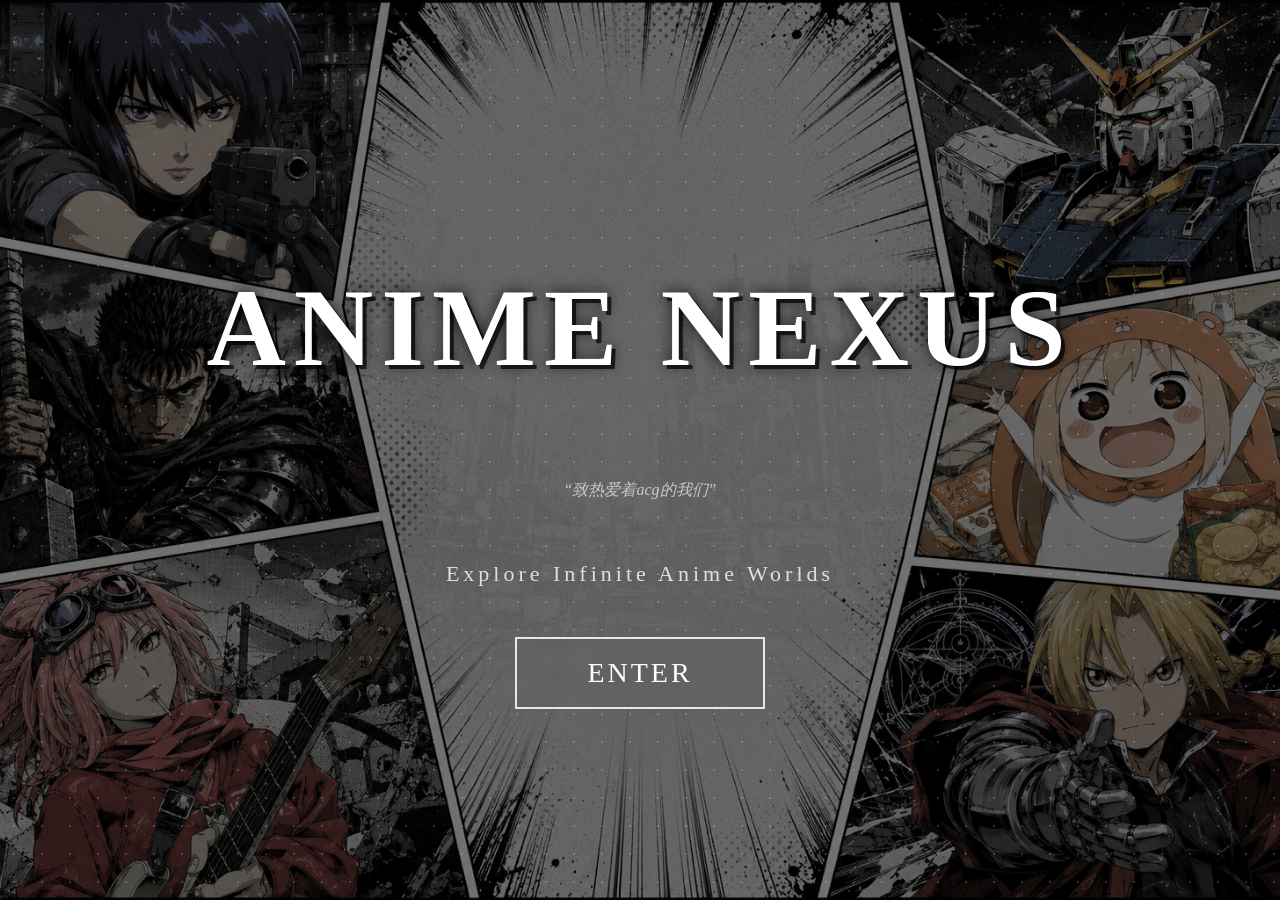
<file: index.html>
<!DOCTYPE html>
<html lang="zh-CN">
<head>
<meta charset="UTF-8">
<meta name="viewport" content="width=device-width, initial-scale=1.0">
<title>Anime Nexus</title>
<link rel="stylesheet" href="css/style.css">
</head>

<body class="home-page">
<div class="manga-dots"></div>
<div class="overlay">

    <h1 class="main-title">
        Anime Nexus
    </h1>
    <p class="quote">
       “致热爱着acg的我们”
    </p>
    <p class="sub-title">
        Explore Infinite Anime Worlds
    </p>

    <a href="world.html" class="enter-btn">
        ENTER
    </a>

</div>

</body>
</html>
</file>
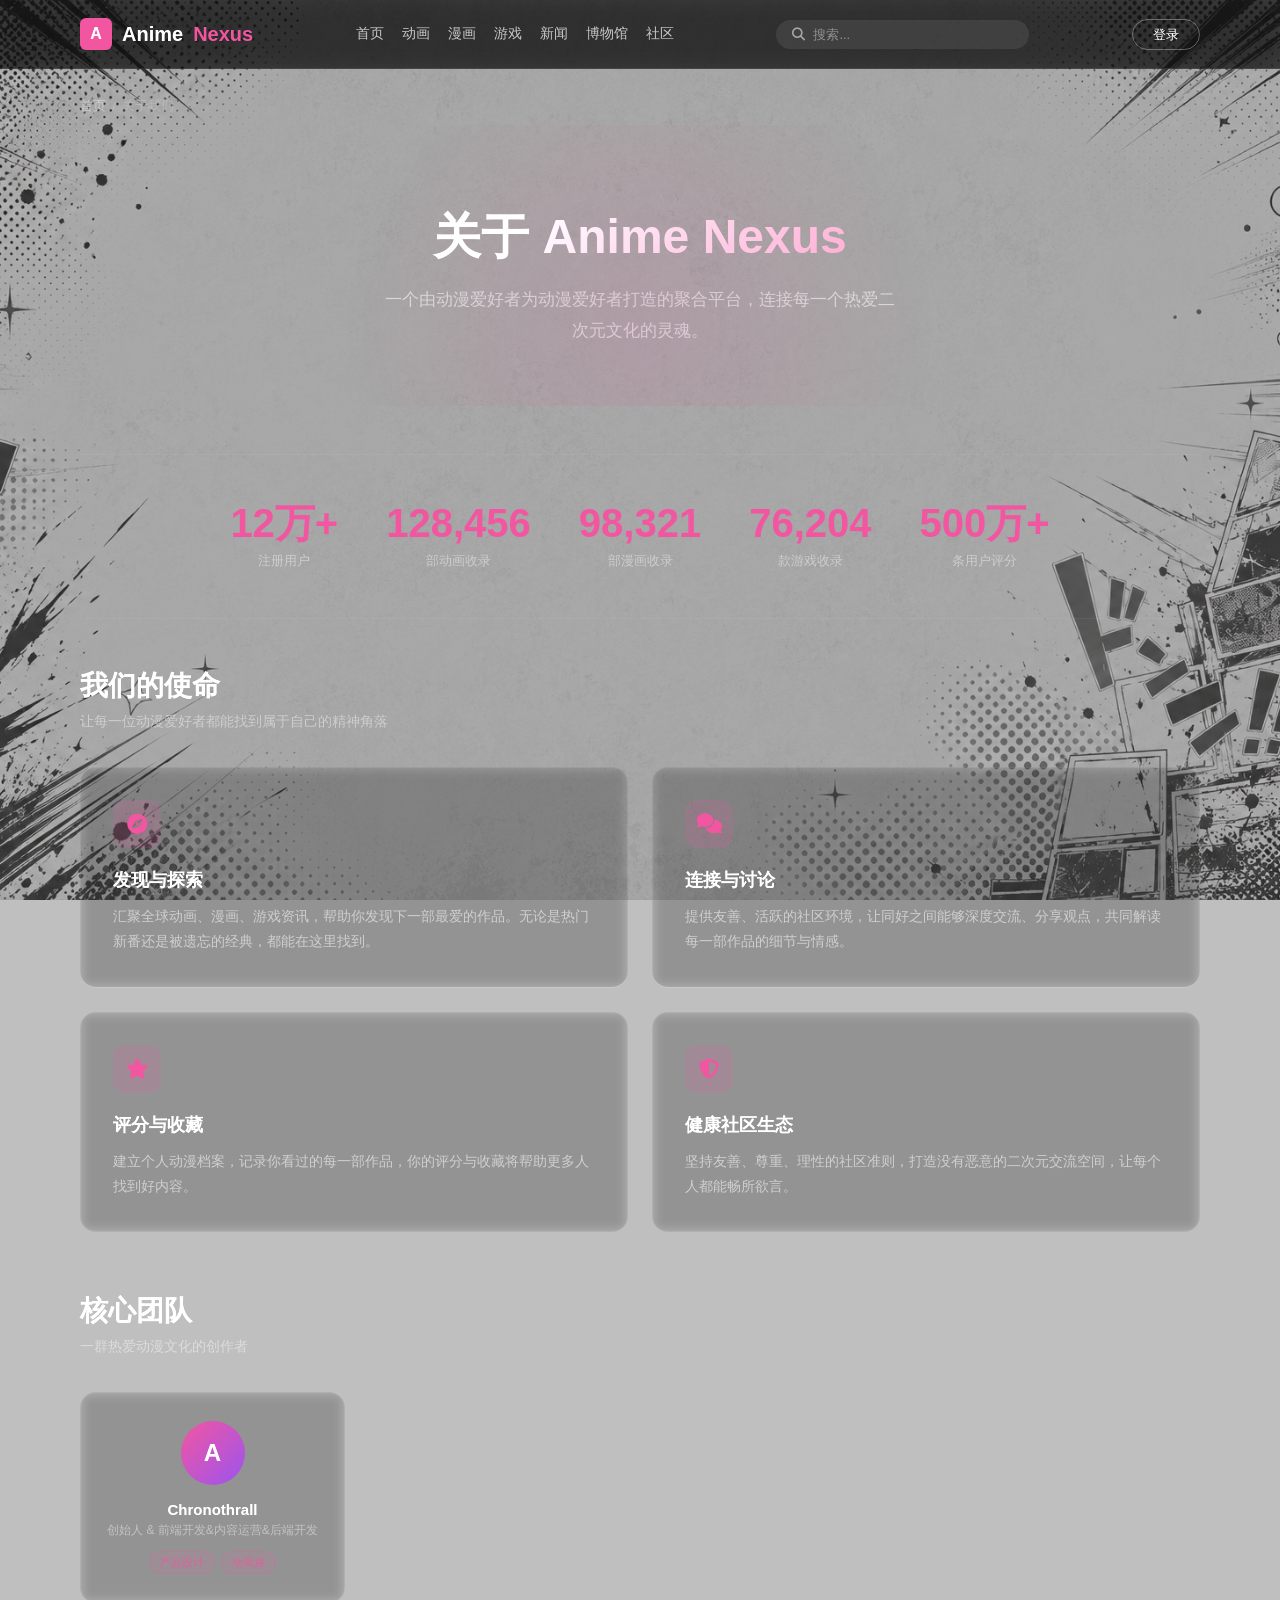
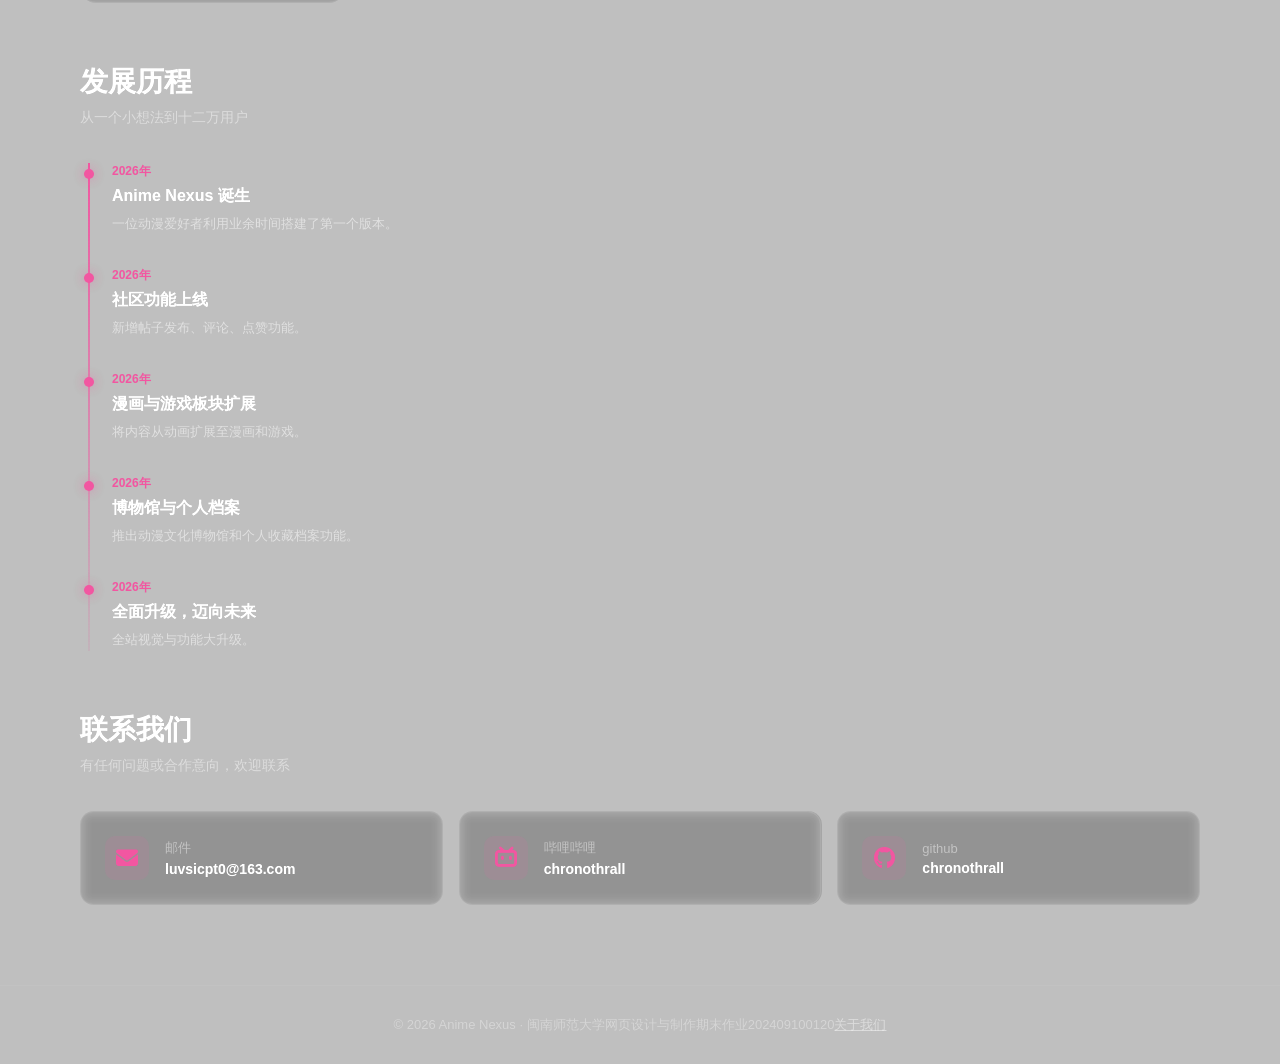
<file: about.html>
<!DOCTYPE html>
<html lang="zh-CN">
<head>
<meta charset="UTF-8">
<meta name="viewport" content="width=device-width, initial-scale=1.0">
<title>关于我们 — Anime Nexus</title>
<link rel="stylesheet" href="https://cdnjs.cloudflare.com/ajax/libs/font-awesome/6.5.0/css/all.min.css">
<link rel="stylesheet" href="css/shared.css">
<style>
.about-hero {
  padding: 80px 0 60px;
  text-align: center;
  position: relative;
  overflow: hidden;
}
.about-hero::before {
  content: '';
  position: absolute;
  top: -100px; left: 50%;
  transform: translateX(-50%);
  width: 600px; height: 600px;
  background: radial-gradient(circle, rgba(255,79,163,0.12) 0%, transparent 70%);
  pointer-events: none;
}
.about-hero h1 {
  font-size: 48px;
  font-weight: 900;
  margin-bottom: 16px;
  background: linear-gradient(135deg, #fff 40%, #ff4fa3);
  -webkit-background-clip: text;
  -webkit-text-fill-color: transparent;
}
.about-hero p {
  font-size: 17px;
  color: rgba(255,255,255,0.5);
  max-width: 520px;
  margin: 0 auto;
  line-height: 1.8;
}

/* 统计数字 */
.stats-row {
  display: flex;
  justify-content: center;
  gap: 48px;
  padding: 48px 0;
  border-top: 1px solid rgba(255,255,255,0.06);
  border-bottom: 1px solid rgba(255,255,255,0.06);
  margin: 48px 0;
  flex-wrap: wrap;
}
.stat-item { text-align: center; }
.stat-num {
  font-size: 40px;
  font-weight: 900;
  color: #ff4fa3;
  display: block;
  line-height: 1;
  margin-bottom: 8px;
}
.stat-label {
  font-size: 13px;
  color: rgba(255,255,255,0.4);
}

/* 使命区块 */
.mission-section {
  display: grid;
  grid-template-columns: 1fr 1fr;
  gap: 24px;
  margin-bottom: 60px;
}
.mission-card {
  padding: 32px;
  border-radius: 16px;
}
.mission-icon {
  width: 48px; height: 48px;
  border-radius: 12px;
  background: rgba(255,79,163,0.15);
  display: flex; align-items: center; justify-content: center;
  font-size: 20px;
  color: #ff4fa3;
  margin-bottom: 20px;
}
.mission-card h3 {
  font-size: 18px;
  font-weight: 800;
  margin-bottom: 12px;
}
.mission-card p {
  font-size: 14px;
  color: rgba(255,255,255,0.5);
  line-height: 1.8;
}

/* 团队 */
.section-heading {
  font-size: 28px;
  font-weight: 900;
  margin-bottom: 8px;
}
.section-sub {
  font-size: 14px;
  color: rgba(255,255,255,0.4);
  margin-bottom: 36px;
}
.team-grid {
  display: grid;
  grid-template-columns: repeat(4, 1fr);
  gap: 20px;
  margin-bottom: 60px;
}
.team-card {
  padding: 28px 20px;
  border-radius: 16px;
  text-align: center;
}
.team-avatar {
  width: 64px; height: 64px;
  border-radius: 50%;
  margin: 0 auto 16px;
  display: flex; align-items: center; justify-content: center;
  font-size: 24px;
  font-weight: 900;
}
.team-name { font-size: 15px; font-weight: 700; margin-bottom: 4px; }
.team-role { font-size: 12px; color: rgba(255,255,255,0.4); margin-bottom: 12px; }
.team-tags { display: flex; flex-wrap: wrap; gap: 6px; justify-content: center; }
.team-tag {
  font-size: 11px;
  padding: 3px 10px;
  border-radius: 999px;
  background: rgba(255,79,163,0.1);
  border: 1px solid rgba(255,79,163,0.2);
  color: rgba(255,79,163,0.8);
}

/* 时间线 */
.timeline {
  position: relative;
  padding-left: 32px;
  margin-bottom: 60px;
}
.timeline::before {
  content: '';
  position: absolute;
  left: 8px; top: 0; bottom: 0;
  width: 2px;
  background: linear-gradient(to bottom, #ff4fa3, rgba(255,79,163,0.1));
}
.timeline-item {
  position: relative;
  margin-bottom: 32px;
}
.timeline-item::before {
  content: '';
  position: absolute;
  left: -28px; top: 6px;
  width: 10px; height: 10px;
  border-radius: 50%;
  background: #ff4fa3;
  box-shadow: 0 0 12px rgba(255,79,163,0.5);
}
.timeline-year {
  font-size: 12px;
  color: #ff4fa3;
  font-weight: 700;
  margin-bottom: 6px;
}
.timeline-title {
  font-size: 16px;
  font-weight: 700;
  margin-bottom: 6px;
}
.timeline-desc {
  font-size: 13px;
  color: rgba(255,255,255,0.45);
  line-height: 1.7;
}

/* 联系 */
.contact-row {
  display: flex;
  gap: 16px;
  margin-bottom: 80px;
  flex-wrap: wrap;
}
.contact-card {
  flex: 1;
  min-width: 200px;
  padding: 24px;
  border-radius: 14px;
  display: flex;
  align-items: center;
  gap: 16px;
  text-decoration: none;
  color: inherit;
  transition: 0.2s;
}
.contact-card:hover { transform: translateY(-2px); }
.contact-card i {
  font-size: 22px;
  color: #ff4fa3;
  width: 44px; height: 44px;
  background: rgba(255,79,163,0.1);
  border-radius: 10px;
  display: flex; align-items: center; justify-content: center;
  flex-shrink: 0;
}
.contact-label { font-size: 13px; color: rgba(255,255,255,0.4); margin-bottom: 4px; }
.contact-val { font-size: 14px; font-weight: 600; }

@media (max-width: 768px) {
  .mission-section { grid-template-columns: 1fr; }
  .team-grid { grid-template-columns: repeat(2, 1fr); }
  .about-hero h1 { font-size: 32px; }
  .stats-row { gap: 28px; }
}
</style>
</head>
<body>
<div class="app">

  <header class="navbar">
    <div class="inner navbar-inner">
      <a href="world.html" class="logo"><div class="logo-box">A</div>Anime <span>Nexus</span></a>
      <nav class="nav">
        <a href="world.html">首页</a>
        <a href="anime.html">动画</a>
        <a href="manga.html">漫画</a>
        <a href="game.html">游戏</a>
        <a href="news.html">新闻</a>
        <a href="museum.html">博物馆</a>
        <a href="community.html">社区</a>
      </nav>
      <div class="search"><i class="fa-solid fa-search"></i><input type="text" placeholder="搜索..."></div>
      <div id="nav-user-area"></div>
    </div>
  </header>

  <div class="inner">

    <div class="breadcrumb" style="padding:28px 0 0">
      <a href="world.html">首页</a><span>/</span><span>关于我们</span>
    </div>

    <!-- Hero -->
    <div class="about-hero">
      <h1>关于 Anime Nexus</h1>
      <p>一个由动漫爱好者为动漫爱好者打造的聚合平台，连接每一个热爱二次元文化的灵魂。</p>
    </div>

    <!-- 统计 -->
    <div class="stats-row">
      <div class="stat-item"><span class="stat-num">12万+</span><span class="stat-label">注册用户</span></div>
      <div class="stat-item"><span class="stat-num">128,456</span><span class="stat-label">部动画收录</span></div>
      <div class="stat-item"><span class="stat-num">98,321</span><span class="stat-label">部漫画收录</span></div>
      <div class="stat-item"><span class="stat-num">76,204</span><span class="stat-label">款游戏收录</span></div>
      <div class="stat-item"><span class="stat-num">500万+</span><span class="stat-label">条用户评分</span></div>
    </div>

    <!-- 使命 -->
    <div style="margin-bottom:16px">
      <div class="section-heading">我们的使命</div>
      <div class="section-sub">让每一位动漫爱好者都能找到属于自己的精神角落</div>
    </div>
    <div class="mission-section">
      <div class="mission-card glass-card">
        <div class="mission-icon"><i class="fa-solid fa-compass"></i></div>
        <h3>发现与探索</h3>
        <p>汇聚全球动画、漫画、游戏资讯，帮助你发现下一部最爱的作品。无论是热门新番还是被遗忘的经典，都能在这里找到。</p>
      </div>
      <div class="mission-card glass-card">
        <div class="mission-icon"><i class="fa-solid fa-comments"></i></div>
        <h3>连接与讨论</h3>
        <p>提供友善、活跃的社区环境，让同好之间能够深度交流、分享观点，共同解读每一部作品的细节与情感。</p>
      </div>
      <div class="mission-card glass-card">
        <div class="mission-icon"><i class="fa-solid fa-star"></i></div>
        <h3>评分与收藏</h3>
        <p>建立个人动漫档案，记录你看过的每一部作品，你的评分与收藏将帮助更多人找到好内容。</p>
      </div>
      <div class="mission-card glass-card">
        <div class="mission-icon"><i class="fa-solid fa-shield-halved"></i></div>
        <h3>健康社区生态</h3>
        <p>坚持友善、尊重、理性的社区准则，打造没有恶意的二次元交流空间，让每个人都能畅所欲言。</p>
      </div>
    </div>

    <!-- 团队 -->
    <div class="section-heading">核心团队</div>
    <div class="section-sub">一群热爱动漫文化的创作者</div>
    <div class="team-grid">
      <div class="team-card glass-card">
        <div class="team-avatar" style="background:linear-gradient(135deg,#ff4fa3,#a04fff)">A</div>
        <div class="team-name">Chronothrall</div>
        <div class="team-role">创始人 & 前端开发&内容运营&后端开发</div>
        <div class="team-tags"><span class="team-tag">产品设计</span><span class="team-tag">动画迷</span></div>
      </div>
    </div>

    <!-- 发展历程 -->
    <div class="section-heading">发展历程</div>
    <div class="section-sub">从一个小想法到十二万用户</div>
    <div class="timeline">
      <div class="timeline-item">
        <div class="timeline-year">2026年</div>
        <div class="timeline-title">Anime Nexus 诞生</div>
        <div class="timeline-desc">一位动漫爱好者利用业余时间搭建了第一个版本。</div>
      </div>
      <div class="timeline-item">
        <div class="timeline-year">2026年</div>
        <div class="timeline-title">社区功能上线</div>
        <div class="timeline-desc">新增帖子发布、评论、点赞功能。</div>
      </div>
      <div class="timeline-item">
        <div class="timeline-year">2026年</div>
        <div class="timeline-title">漫画与游戏板块扩展</div>
        <div class="timeline-desc">将内容从动画扩展至漫画和游戏。</div>
      </div>
      <div class="timeline-item">
        <div class="timeline-year">2026年</div>
        <div class="timeline-title">博物馆与个人档案</div>
        <div class="timeline-desc">推出动漫文化博物馆和个人收藏档案功能。</div>
      </div>
      <div class="timeline-item">
        <div class="timeline-year">2026年</div>
        <div class="timeline-title">全面升级，迈向未来</div>
        <div class="timeline-desc">全站视觉与功能大升级。</div>
      </div>
    </div>

    <!-- 联系 -->
    <div class="section-heading">联系我们</div>
    <div class="section-sub">有任何问题或合作意向，欢迎联系</div>
    <div class="contact-row">
      <a href="#" class="contact-card glass-card">
        <i class="fa-solid fa-envelope"></i>
        <div><div class="contact-label">邮件</div><div class="contact-val">luvsicpt0@163.com</div></div>
      </a>
      <a href="#" class="contact-card glass-card">
        <i class="fa-brands fa-bilibili"></i>
        <div><div class="contact-label">哔哩哔哩</div><div class="contact-val">chronothrall</div></div>
      </a>
      <a href="#" class="contact-card glass-card">
        <i class="fa-brands fa-github"></i>
        <div><div class="contact-label">github</div><div class="contact-val">chronothrall</div></div>
      </a>
    </div>

  </div>

  <footer class="footer"><div class="inner">© 2026 Anime Nexus · 闽南师范大学网页设计与制作期末作业202409100120<a href="about.html" style="color:rgba(255,255,255,0.4)">关于我们</a></div></footer>
</div>

<script src="js/navbar.js"></script>
</body>
</html>
</file>
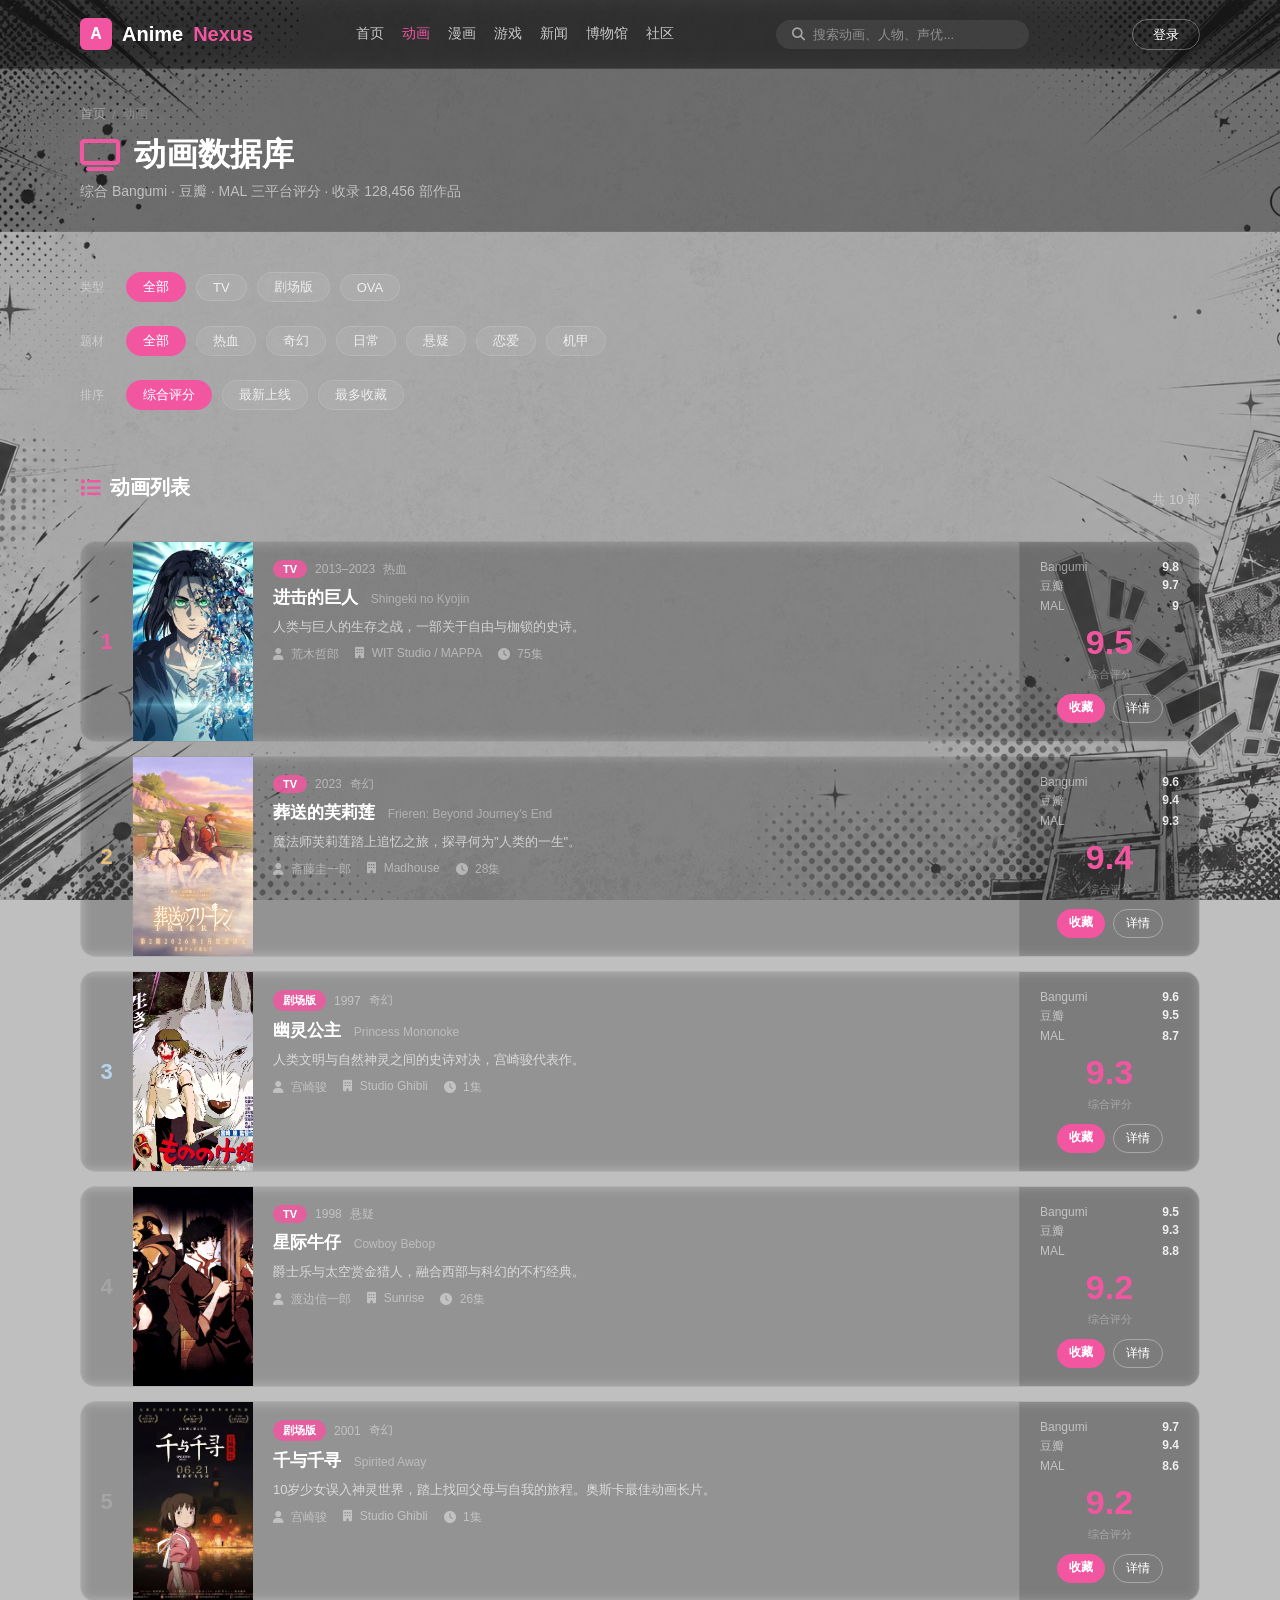
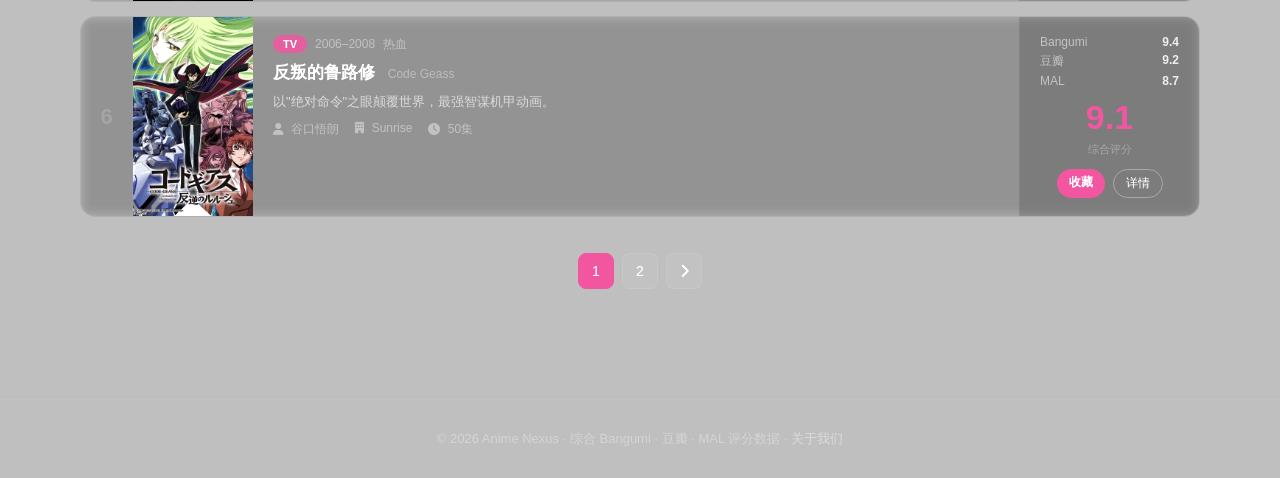
<file: anime.html>
<!DOCTYPE html>
<html lang="zh-CN">
<head>
<meta charset="UTF-8">
<meta name="viewport" content="width=device-width, initial-scale=1.0">
<title>动画 — Anime Nexus</title>
<link rel="stylesheet" href="https://cdnjs.cloudflare.com/ajax/libs/font-awesome/6.5.0/css/all.min.css">
<link rel="stylesheet" href="css/shared.css">
<link rel="stylesheet" href="css/anime.css">
</head>
<body>
<div class="app">

  <header class="navbar">
    <div class="inner navbar-inner">
      <a href="world.html" class="logo"><div class="logo-box">A</div>Anime <span>Nexus</span></a>
      <nav class="nav">
        <a href="world.html">首页</a>
        <a href="anime.html" class="active">动画</a>
        <a href="manga.html">漫画</a>
        <a href="game.html">游戏</a>
        <a href="news.html">新闻</a>
        <a href="museum.html">博物馆</a>
        <a href="community.html">社区</a>
      </nav>
      <div class="search">
        <i class="fa-solid fa-search"></i>
        <input type="text" id="main-search" placeholder="搜索动画、人物、声优...">
      </div>
      <div id="nav-user-area"></div>
    </div>
  </header>

  <div class="page-hero">
    <div class="inner">
      <div class="breadcrumb"><a href="world.html">首页</a><span>/</span><span>动画</span></div>
      <h1><i class="fa-solid fa-tv"></i> 动画数据库</h1>
      <p>综合 Bangumi · 豆瓣 · MAL 三平台评分 · 收录 128,456 部作品</p>
    </div>
  </div>

  <div class="inner">
    <div class="page-section" style="padding-bottom:0">
      <div class="filter-bar">
        <span class="filter-label">类型</span>
        <span class="filter-chip active" data-filter="type" data-val="all">全部</span>
        <span class="filter-chip" data-filter="type" data-val="TV">TV</span>
        <span class="filter-chip" data-filter="type" data-val="剧场版">剧场版</span>
        <span class="filter-chip" data-filter="type" data-val="OVA">OVA</span>
      </div>
      <div class="filter-bar">
        <span class="filter-label">题材</span>
        <span class="filter-chip active" data-filter="genre" data-val="all">全部</span>
        <span class="filter-chip" data-filter="genre" data-val="热血">热血</span>
        <span class="filter-chip" data-filter="genre" data-val="奇幻">奇幻</span>
        <span class="filter-chip" data-filter="genre" data-val="日常">日常</span>
        <span class="filter-chip" data-filter="genre" data-val="悬疑">悬疑</span>
        <span class="filter-chip" data-filter="genre" data-val="恋爱">恋爱</span>
        <span class="filter-chip" data-filter="genre" data-val="机甲">机甲</span>
      </div>
      <div class="filter-bar">
        <span class="filter-label">排序</span>
        <span class="filter-chip active" data-filter="sort" data-val="score">综合评分</span>
        <span class="filter-chip" data-filter="sort" data-val="newest">最新上线</span>
        <span class="filter-chip" data-filter="sort" data-val="fav">最多收藏</span>
      </div>
    </div>

    <div class="page-section">
      <div class="list-header">
        <div class="section-title"><i class="fa-solid fa-list"></i> 动画列表</div>
        <span class="result-count" id="result-count">共 128,456 部</span>
      </div>

      <!-- 搜索无结果提示 -->
      <div id="no-result" style="display:none;text-align:center;padding:60px 0;color:rgba(255,255,255,0.3)">
        <i class="fa-solid fa-magnifying-glass" style="font-size:40px;margin-bottom:16px;display:block"></i>
        <p>没有找到相关动画，换个关键词试试</p>
      </div>

      <div class="anime-list" id="anime-list"></div>

      <div class="pagination" id="pagination"></div>
    </div>
  </div>

  <footer class="footer"><div class="inner">© 2026 Anime Nexus · 综合 Bangumi · 豆瓣 · MAL 评分数据</div></footer>
</div>

<script src="js/navbar.js"></script>
<script>
// ══════════════════════════════
// 动画数据
// ══════════════════════════════
const ANIME_DATA = [
  { id:'aot',       rank:1,  title:'进击的巨人',   jp:'Shingeki no Kyojin',         type:'TV',   genre:['热血','悬疑'],  year:'2013–2023', studio:'WIT Studio / MAPPA', fav:98432,
    scores:{ bangumi:9.8, douban:9.7, mal:9.0 }, avg:9.5, desc:'人类与巨人的生存之战，一部关于自由与枷锁的史诗。',
    cover:'images/aot.png', tag:'anime', director:'荒木哲郎', episodes:75 },
  { id:'frieren',   rank:2,  title:'葬送的芙莉莲',  jp:"Frieren: Beyond Journey's End", type:'TV', genre:['奇幻'],        year:'2023',      studio:'Madhouse',            fav:87341,
    scores:{ bangumi:9.6, douban:9.4, mal:9.3 }, avg:9.4, desc:'魔法师芙莉莲踏上追忆之旅，探寻何为"人类的一生"。',
    cover:'images/fll.png',  tag:'anime', director:'斋藤圭一郎', episodes:28 },
  { id:'jjk',       rank:3,  title:'咒术回战',     jp:'Jujutsu Kaisen',              type:'TV',   genre:['热血'],        year:'2020–',     studio:'MAPPA',               fav:72189,
    scores:{ bangumi:9.2, douban:9.1, mal:8.6 }, avg:9.0, desc:'虎杖悠仁吞入诅咒之王手指，踏入咒术师的黑暗世界。',
    cover:'images/zshz.png', tag:'anime', director:'朴性厚', episodes:47 },
  { id:'kimetsu',   rank:4,  title:'鬼灭之刃',     jp:'Demon Slayer',                type:'TV',   genre:['热血'],        year:'2019–2021', studio:'ufotable',            fav:65210,
    scores:{ bangumi:9.1, douban:9.0, mal:8.5 }, avg:8.9, desc:'竈门炭治郎踏上斩鬼之路，誓还妹妹人形。',
    cover:'images/gmzr.png', tag:'anime', director:'外崎春雄', episodes:26 },
  { id:'spyfamily', rank:5,  title:'间谍过家家',    jp:'SPY×FAMILY',                 type:'TV',   genre:['恋爱','日常'],  year:'2022–',     studio:'WIT × CloverWorks',   fav:53409,
    scores:{ bangumi:8.9, douban:9.0, mal:8.5 }, avg:8.8, desc:'间谍、杀手、读心术少女组成的假家庭，展开笑中带泪的任务。',
    cover:'images/spy.png',  tag:'anime', director:'古贺一臣', episodes:37 },
  { id:'code-geass',rank:6,  title:'反叛的鲁路修',  jp:'Code Geass',                  type:'TV',   genre:['热血','机甲'],  year:'2006–2008', studio:'Sunrise',             fav:48200,
    scores:{ bangumi:9.4, douban:9.2, mal:8.7 }, avg:9.1, desc:'以"绝对命令"之眼颠覆世界，最强智谋机甲动画。',
    cover:'images/code-geass.png', tag:'anime', director:'谷口悟朗', episodes:50 },
  { id:'cowboy-bebop',rank:7,title:'星际牛仔',    jp:'Cowboy Bebop',                type:'TV',   genre:['悬疑'],        year:'1998',      studio:'Sunrise',             fav:41050,
    scores:{ bangumi:9.5, douban:9.3, mal:8.8 }, avg:9.2, desc:'爵士乐与太空赏金猎人，融合西部与科幻的不朽经典。',
    cover:'images/cowboy-bebop.png', tag:'anime', director:'渡边信一郎', episodes:26 },
  { id:'mononoke',  rank:8,  title:'幽灵公主',     jp:'Princess Mononoke',           type:'剧场版',genre:['奇幻'],       year:'1997',      studio:'Studio Ghibli',       fav:38890,
    scores:{ bangumi:9.6, douban:9.5, mal:8.7 }, avg:9.3, desc:'人类文明与自然神灵之间的史诗对决，宫崎骏代表作。',
    cover:'images/mononoke.png', tag:'anime', director:'宫崎骏', episodes:1 },
  { id:'spirited',  rank:9,  title:'千与千寻',     jp:'Spirited Away',               type:'剧场版',genre:['奇幻'],       year:'2001',      studio:'Studio Ghibli',       fav:52100,
    scores:{ bangumi:9.7, douban:9.4, mal:8.6 }, avg:9.2, desc:'10岁少女误入神灵世界，踏上找回父母与自我的旅程。奥斯卡最佳动画长片。',
    cover:'images/spirited.png', tag:'anime', director:'宫崎骏', episodes:1 },
  { id:'evangelion',rank:10, title:'新世纪福音战士',jp:'Neon Genesis Evangelion',     type:'TV',   genre:['机甲','悬疑'], year:'1995',      studio:'Gainax',              fav:45600,
    scores:{ bangumi:9.5, douban:9.3, mal:8.6 }, avg:9.1, desc:'颠覆机甲动画，以宗教隐喻与心理描写影响整个ACG产业。',
    cover:'images/eva.png', tag:'anime', director:'庵野秀明', episodes:26 },
];

const PAGE_SIZE = 6;
let curPage = 1;
let filtered = [...ANIME_DATA];
let activeFilters = { type:'all', genre:'all', sort:'score' };
let searchQuery = '';

// ── 筛选 & 搜索 ──────────────────────────
function applyFilters() {
  let result = [...ANIME_DATA];

  // 搜索
  if (searchQuery) {
    const q = searchQuery.toLowerCase();
    result = result.filter(a =>
      a.title.toLowerCase().includes(q) ||
      a.jp.toLowerCase().includes(q) ||
      (a.studio && a.studio.toLowerCase().includes(q))
    );
  }

  // 类型筛选
  if (activeFilters.type !== 'all') {
    result = result.filter(a => a.type === activeFilters.type);
  }

  // 题材筛选
  if (activeFilters.genre !== 'all') {
    result = result.filter(a => a.genre && a.genre.includes(activeFilters.genre));
  }

  // 排序
  if (activeFilters.sort === 'score')  result.sort((a,b) => b.avg - a.avg);
  if (activeFilters.sort === 'newest') result.sort((a,b) => b.year.localeCompare(a.year));
  if (activeFilters.sort === 'fav')    result.sort((a,b) => (b.fav||0) - (a.fav||0));

  filtered = result;
  curPage = 1;
  render();
}

// ── 渲染列表 ──────────────────────────────
function render() {
  const list   = document.getElementById('anime-list');
  const noRes  = document.getElementById('no-result');
  const countEl= document.getElementById('result-count');

  if (!filtered.length) {
    list.innerHTML = '';
    noRes.style.display = 'block';
    countEl.textContent = '0 个结果';
    document.getElementById('pagination').innerHTML = '';
    return;
  }
  noRes.style.display = 'none';

  const total = filtered.length;
  const totalPages = Math.ceil(total / PAGE_SIZE);
  const pageData = filtered.slice((curPage-1)*PAGE_SIZE, curPage*PAGE_SIZE);

  countEl.textContent = searchQuery ? `找到 ${total} 部` : `共 ${total} 部`;

  list.innerHTML = pageData.map((a, i) => {
    const rank = (curPage-1)*PAGE_SIZE + i + 1;
    const coverStyle = a.cover
      ? `style="background-image:url('${a.cover}');background-size:cover;background-position:center;"`
      : `style="background:linear-gradient(135deg,rgba(255,79,163,0.15),rgba(160,79,255,0.15))"`;
    return `
    <div class="anime-row glass-card">
      <div class="anime-rank">${rank}</div>
      <div class="anime-cover" ${coverStyle}>
        ${!a.cover ? `<div class="cover-placeholder"><i class="fa-solid fa-film"></i></div>` : ''}
      </div>
      <div class="anime-info">
        <div class="anime-tags">
          <span class="tag anime">${a.type}</span>
          <span class="tag-plain">${a.year}</span>
          <span class="tag-plain">${a.genre ? a.genre[0] : ''}</span>
        </div>
        <h3 class="anime-title">${a.title} <span class="jp">${a.jp}</span></h3>
        <p class="anime-desc">${a.desc}</p>
        <div class="anime-meta">
          <span><i class="fa-solid fa-user"></i> ${a.director}</span>
          <span><i class="fa-solid fa-building"></i> ${a.studio}</span>
          <span><i class="fa-solid fa-clock"></i> ${a.episodes}集</span>
        </div>
      </div>
      <div class="anime-scores">
        <div class="score-breakdown">
          <div class="score-row"><span>Bangumi</span><strong>${a.scores.bangumi}</strong></div>
          <div class="score-row"><span>豆瓣</span><strong>${a.scores.douban}</strong></div>
          <div class="score-row"><span>MAL</span><strong>${a.scores.mal || '—'}</strong></div>
        </div>
        <div class="score-avg">${a.avg.toFixed(1)}</div>
        <div class="score-label">综合评分</div>
        <div class="anime-actions">
          <a class="btn-pink" href="#" onclick="handleFav(event,'${a.id}','${a.title}','anime')">收藏</a>
          <a class="btn-ghost" href="work-detail.html?id=${a.id}">详情</a>
        </div>
      </div>
    </div>`;
  }).join('');

  // 分页
  renderPagination(totalPages);
}

// ── 分页 ──────────────────────────────────
function renderPagination(totalPages) {
  const pg = document.getElementById('pagination');
  if (totalPages <= 1) { pg.innerHTML = ''; return; }

  let html = '';
  if (curPage > 1) html += `<span class="page-btn" onclick="goPage(${curPage-1})"><i class="fa-solid fa-chevron-left"></i></span>`;

  const range = getPaginRange(curPage, totalPages);
  range.forEach(p => {
    if (p === '…') { html += `<span class="page-dots">…</span>`; }
    else { html += `<span class="page-btn${p===curPage?' active':''}" onclick="goPage(${p})">${p}</span>`; }
  });

  if (curPage < totalPages) html += `<span class="page-btn" onclick="goPage(${curPage+1})"><i class="fa-solid fa-chevron-right"></i></span>`;
  pg.innerHTML = html;
}

function getPaginRange(cur, total) {
  if (total <= 7) return Array.from({length:total},(_,i)=>i+1);
  const r = [];
  r.push(1);
  if (cur > 3) r.push('…');
  for (let i=Math.max(2,cur-1); i<=Math.min(total-1,cur+1); i++) r.push(i);
  if (cur < total-2) r.push('…');
  r.push(total);
  return r;
}

function goPage(p) {
  curPage = p;
  render();
  window.scrollTo({ top: 300, behavior:'smooth' });
}

// ── 收藏 ──────────────────────────────────
function handleFav(e, id, title, type) {
  e.preventDefault();
  if (!Auth.isLoggedIn()) { showToast('请先登录后再收藏'); setTimeout(()=>location.href='login.html',1200); return; }
  Favorites.toggle({ id, title, type });
}

// ── 初始化 ────────────────────────────────
document.addEventListener('DOMContentLoaded', () => {
  // 读取 URL 中的 search 参数
  const urlQ = new URLSearchParams(location.search).get('search');
  if (urlQ) {
    searchQuery = urlQ;
    document.getElementById('main-search').value = urlQ;
  }

  // 搜索框事件
  const searchInput = document.getElementById('main-search');
  let searchTimer;
  searchInput.addEventListener('input', () => {
    clearTimeout(searchTimer);
    searchTimer = setTimeout(() => {
      searchQuery = searchInput.value.trim();
      applyFilters();
    }, 300);
  });
  searchInput.addEventListener('keydown', e => { if(e.key==='Enter') { searchQuery=searchInput.value.trim(); applyFilters(); } });

  // 筛选器点击
  document.querySelectorAll('.filter-chip[data-filter]').forEach(chip => {
    chip.addEventListener('click', () => {
      const filterType = chip.dataset.filter;
      const val = chip.dataset.val;
      // 同组只选一个
      document.querySelectorAll(`.filter-chip[data-filter="${filterType}"]`).forEach(c => c.classList.remove('active'));
      chip.classList.add('active');
      activeFilters[filterType] = val;
      applyFilters();
    });
  });

  applyFilters();
});
</script>
</body>
</html>
</file>
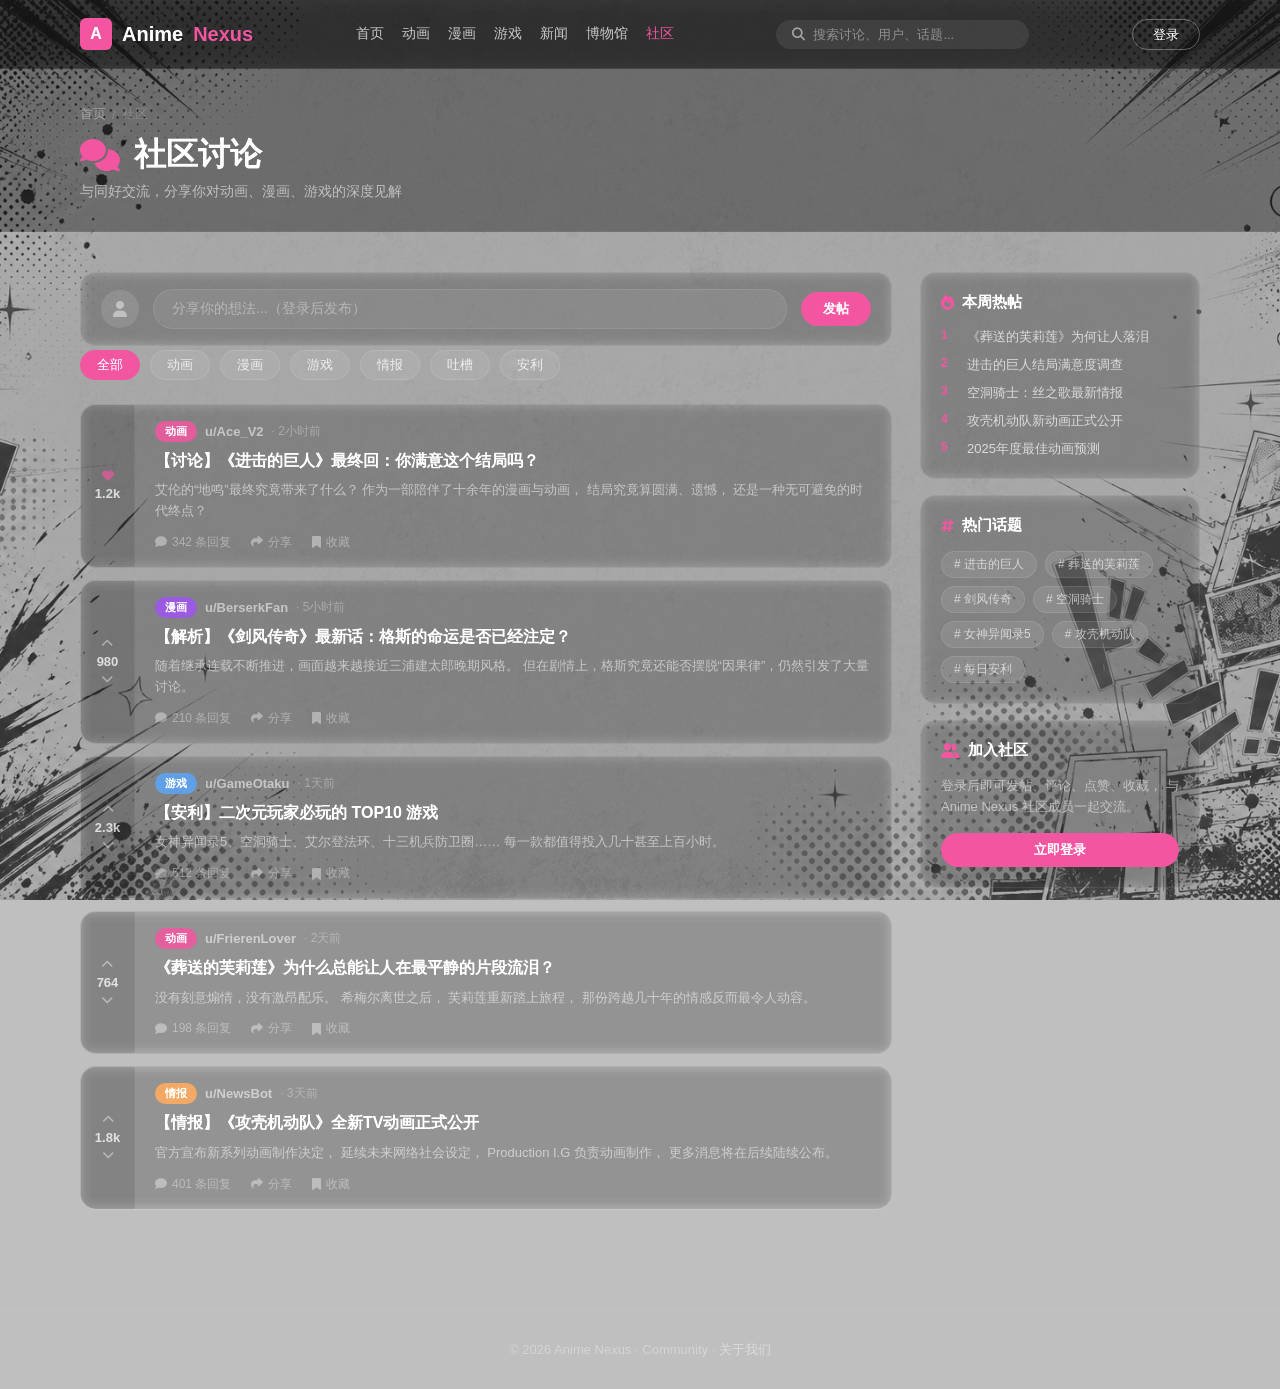
<file: community.html>
<!DOCTYPE html>
<html lang="zh-CN">
<head>
<meta charset="UTF-8">
<meta name="viewport" content="width=device-width, initial-scale=1.0">
<title>社区 — Anime Nexus</title>

<link rel="stylesheet" href="https://cdnjs.cloudflare.com/ajax/libs/font-awesome/6.5.0/css/all.min.css">
<link rel="stylesheet" href="css/shared.css">
<link rel="stylesheet" href="css/community.css">

</head>

<body>

<div class="app">

    <!-- ================= 导航 ================= -->

    <header class="navbar">

        <div class="inner navbar-inner">

            <a href="world.html" class="logo">
                <div class="logo-box">A</div>
                Anime <span>Nexus</span>
            </a>

            <nav class="nav">
                <a href="world.html">首页</a>
                <a href="anime.html">动画</a>
                <a href="manga.html">漫画</a>
                <a href="game.html">游戏</a>
                <a href="news.html">新闻</a>
                <a href="museum.html">博物馆</a>
                <a href="community.html" class="active">社区</a>
            </nav>

            <div class="search">
                <i class="fa-solid fa-search"></i>
                <input type="text" placeholder="搜索讨论、用户、话题...">
            </div>

            <!-- navbar.js 会自动生成 -->
            <div id="nav-user-area"></div>

        </div>

    </header>

    <!-- ================= Hero ================= -->

    <section class="page-hero">

        <div class="inner">

            <div class="breadcrumb">
                <a href="world.html">首页</a>
                <span>/</span>
                <span>社区</span>
            </div>

            <h1>
                <i class="fa-solid fa-comments"></i>
                社区讨论
            </h1>

            <p>
                与同好交流，分享你对动画、漫画、游戏的深度见解
            </p>

        </div>

    </section>

    <div class="inner">

        <div class="comm-layout">

            <!-- ================= 左侧 ================= -->

            <main class="comm-main">

                <!-- 发帖 -->

                <div class="new-post glass-card">

                    <div class="new-post-avatar">
                        <i class="fa-solid fa-user"></i>
                    </div>

                    <div class="new-post-input"
                        onclick="goPost()">

                        <span>
                            分享你的想法...（登录后发布）
                        </span>

                    </div>

                    <a onclick="goPost()" class="btn-pink" style="cursor:pointer">发帖</a>

                </div>

                <!-- 分类 -->

                <div class="filter-bar">

                    <span class="filter-chip active">全部</span>
                    <span class="filter-chip">动画</span>
                    <span class="filter-chip">漫画</span>
                    <span class="filter-chip">游戏</span>
                    <span class="filter-chip">情报</span>
                    <span class="filter-chip">吐槽</span>
                    <span class="filter-chip">安利</span>

                </div>

                <!-- ================= 帖子 ================= -->

                <div class="post-list" id="post-list">

                    <!-- 第一篇 -->

                    <a class="post-card glass-card"
                       href="post-detail.html?demo=1">

                        <div class="post-left">

                            <div class="post-votes">

                                <i class="fa-solid fa-heart"
                                   style="color:rgba(255,79,163,.65)">
                                </i>

                                <span>1.2k</span>

                            </div>

                        </div>

                        <div class="post-body">

                            <div class="post-meta">

                                <span class="tag anime">
                                    动画
                                </span>

                                <span class="post-author">
                                    u/Ace_V2
                                </span>

                                <span class="post-time">
                                    · 2小时前
                                </span>

                            </div>

                            <h3 class="post-title">
                                【讨论】《进击的巨人》最终回：你满意这个结局吗？
                            </h3>

                            <p class="post-preview">

                                艾伦的“地鸣”最终究竟带来了什么？

                                作为一部陪伴了十余年的漫画与动画，
                                结局究竟算圆满、遗憾，
                                还是一种无可避免的时代终点？

                            </p>

                            <div class="post-footer">

                                <span>
                                    <i class="fa-solid fa-comment"></i>
                                    342 条回复
                                </span>

                                <span>
                                    <i class="fa-solid fa-share"></i>
                                    分享
                                </span>

                                <span>
                                    <i class="fa-solid fa-bookmark"></i>
                                    收藏
                                </span>

                            </div>

                        </div>

                    </a>
                    <!-- 第二篇 -->

                    <a class="post-card glass-card"
                       href="post-detail.html?demo=2">

                        <div class="post-left">

                            <div class="post-votes">

                                <i class="fa-solid fa-chevron-up"></i>
                                <span>980</span>
                                <i class="fa-solid fa-chevron-down"></i>

                            </div>

                        </div>

                        <div class="post-body">

                            <div class="post-meta">

                                <span class="tag manga">漫画</span>

                                <span class="post-author">
                                    u/BerserkFan
                                </span>

                                <span class="post-time">
                                    · 5小时前
                                </span>

                            </div>

                            <h3 class="post-title">
                                【解析】《剑风传奇》最新话：格斯的命运是否已经注定？
                            </h3>

                            <p class="post-preview">
                                随着继承连载不断推进，画面越来越接近三浦建太郎晚期风格。
                                但在剧情上，格斯究竟还能否摆脱“因果律”，仍然引发了大量讨论。
                            </p>

                            <div class="post-footer">

                                <span>
                                    <i class="fa-solid fa-comment"></i>
                                    210 条回复
                                </span>

                                <span>
                                    <i class="fa-solid fa-share"></i>
                                    分享
                                </span>

                                <span>
                                    <i class="fa-solid fa-bookmark"></i>
                                    收藏
                                </span>

                            </div>

                        </div>

                    </a>

                    <!-- 第三篇 -->

                    <a class="post-card glass-card"
                       href="post-detail.html?demo=3">

                        <div class="post-left">

                            <div class="post-votes">

                                <i class="fa-solid fa-chevron-up"></i>
                                <span>2.3k</span>
                                <i class="fa-solid fa-chevron-down"></i>

                            </div>

                        </div>

                        <div class="post-body">

                            <div class="post-meta">

                                <span class="tag game">游戏</span>

                                <span class="post-author">
                                    u/GameOtaku
                                </span>

                                <span class="post-time">
                                    · 1天前
                                </span>

                            </div>

                            <h3 class="post-title">
                                【安利】二次元玩家必玩的 TOP10 游戏
                            </h3>

                            <p class="post-preview">
                                女神异闻录5、空洞骑士、艾尔登法环、十三机兵防卫圈……
                                每一款都值得投入几十甚至上百小时。
                            </p>

                            <div class="post-footer">

                                <span>
                                    <i class="fa-solid fa-comment"></i>
                                    512 条回复
                                </span>

                                <span>
                                    <i class="fa-solid fa-share"></i>
                                    分享
                                </span>

                                <span>
                                    <i class="fa-solid fa-bookmark"></i>
                                    收藏
                                </span>

                            </div>

                        </div>

                    </a>

                    <!-- 第四篇 -->

                    <a class="post-card glass-card"
                       href="post-detail.html?demo=4">

                        <div class="post-left">

                            <div class="post-votes">

                                <i class="fa-solid fa-chevron-up"></i>
                                <span>764</span>
                                <i class="fa-solid fa-chevron-down"></i>

                            </div>

                        </div>

                        <div class="post-body">

                            <div class="post-meta">

                                <span class="tag anime">
                                    动画
                                </span>

                                <span class="post-author">
                                    u/FrierenLover
                                </span>

                                <span class="post-time">
                                    · 2天前
                                </span>

                            </div>

                            <h3 class="post-title">
                                《葬送的芙莉莲》为什么总能让人在最平静的片段流泪？
                            </h3>

                            <p class="post-preview">
                                没有刻意煽情，没有激昂配乐。
                                希梅尔离世之后，
                                芙莉莲重新踏上旅程，
                                那份跨越几十年的情感反而最令人动容。
                            </p>

                            <div class="post-footer">

                                <span>
                                    <i class="fa-solid fa-comment"></i>
                                    198 条回复
                                </span>

                                <span>
                                    <i class="fa-solid fa-share"></i>
                                    分享
                                </span>

                                <span>
                                    <i class="fa-solid fa-bookmark"></i>
                                    收藏
                                </span>

                            </div>

                        </div>

                    </a>

                    <!-- 第五篇 -->

                    <a class="post-card glass-card"
                       href="post-detail.html?demo=5">

                        <div class="post-left">

                            <div class="post-votes">

                                <i class="fa-solid fa-chevron-up"></i>
                                <span>1.8k</span>
                                <i class="fa-solid fa-chevron-down"></i>

                            </div>

                        </div>

                        <div class="post-body">

                            <div class="post-meta">

                                <span class="tag-plain"
                                      style="background:rgba(255,163,79,.9);border-radius:999px;padding:3px 10px;font-size:11px;font-weight:600;">
                                    情报
                                </span>

                                <span class="post-author">
                                    u/NewsBot
                                </span>

                                <span class="post-time">
                                    · 3天前
                                </span>

                            </div>

                            <h3 class="post-title">
                                【情报】《攻壳机动队》全新TV动画正式公开
                            </h3>

                            <p class="post-preview">
                                官方宣布新系列动画制作决定，
                                延续未来网络社会设定，
                                Production I.G 负责动画制作，
                                更多消息将在后续陆续公布。
                            </p>

                            <div class="post-footer">

                                <span>
                                    <i class="fa-solid fa-comment"></i>
                                    401 条回复
                                </span>

                                <span>
                                    <i class="fa-solid fa-share"></i>
                                    分享
                                </span>

                                <span>
                                    <i class="fa-solid fa-bookmark"></i>
                                    收藏
                                </span>

                            </div>

                        </div>

                    </a>

                </div>

            </main>
            <!-- ================= 右侧边栏 ================= -->

            <aside class="comm-sidebar">

                <!-- 本周热帖 -->

                <div class="sidebar-card glass-card">

                    <div class="sidebar-title">
                        <i class="fa-solid fa-fire"></i>
                        本周热帖
                    </div>

                    <div class="hot-list">

                        <div class="hot-item">
                            <span class="hot-num">1</span>
                            <span>《葬送的芙莉莲》为何让人落泪</span>
                        </div>

                        <div class="hot-item">
                            <span class="hot-num">2</span>
                            <span>进击的巨人结局满意度调查</span>
                        </div>

                        <div class="hot-item">
                            <span class="hot-num">3</span>
                            <span>空洞骑士：丝之歌最新情报</span>
                        </div>

                        <div class="hot-item">
                            <span class="hot-num">4</span>
                            <span>攻壳机动队新动画正式公开</span>
                        </div>

                        <div class="hot-item">
                            <span class="hot-num">5</span>
                            <span>2025年度最佳动画预测</span>
                        </div>

                    </div>

                </div>

                <!-- 热门话题 -->

                <div class="sidebar-card glass-card">

                    <div class="sidebar-title">
                        <i class="fa-solid fa-hashtag"></i>
                        热门话题
                    </div>

                    <div class="topic-list">

                        <span class="topic-chip"># 进击的巨人</span>
                        <span class="topic-chip"># 葬送的芙莉莲</span>
                        <span class="topic-chip"># 剑风传奇</span>
                        <span class="topic-chip"># 空洞骑士</span>
                        <span class="topic-chip"># 女神异闻录5</span>
                        <span class="topic-chip"># 攻壳机动队</span>
                        <span class="topic-chip"># 每日安利</span>

                    </div>

                </div>

                <!-- 登录 -->

                <div class="sidebar-card glass-card">

                    <div class="sidebar-title">
                        <i class="fa-solid fa-user-group"></i>
                        加入社区
                    </div>

                    <p class="sidebar-desc">
                        登录后即可发帖、评论、点赞、收藏，
                        与 Anime Nexus 社区成员一起交流。
                    </p>

                    <a href="login.html"
                       class="btn-pink"
                       style="display:block;width:100%;text-align:center;margin-top:15px;">
                        立即登录
                    </a>

                </div>

            </aside>

        </div>

    </div>

    <!-- ================= Footer ================= -->

    <footer class="footer">

        <div class="inner">

            © 2026 Anime Nexus · Community

        </div>

    </footer>

</div>

<!-- ================= JS ================= -->

<script src="js/navbar.js"></script>
<script>
function goPost() {
  if (Auth.isLoggedIn()) {
    location.href = 'post.html';
  } else {
    location.href = 'login.html?back=post.html';
  }
}
</script>
</body>
</html>
</file>
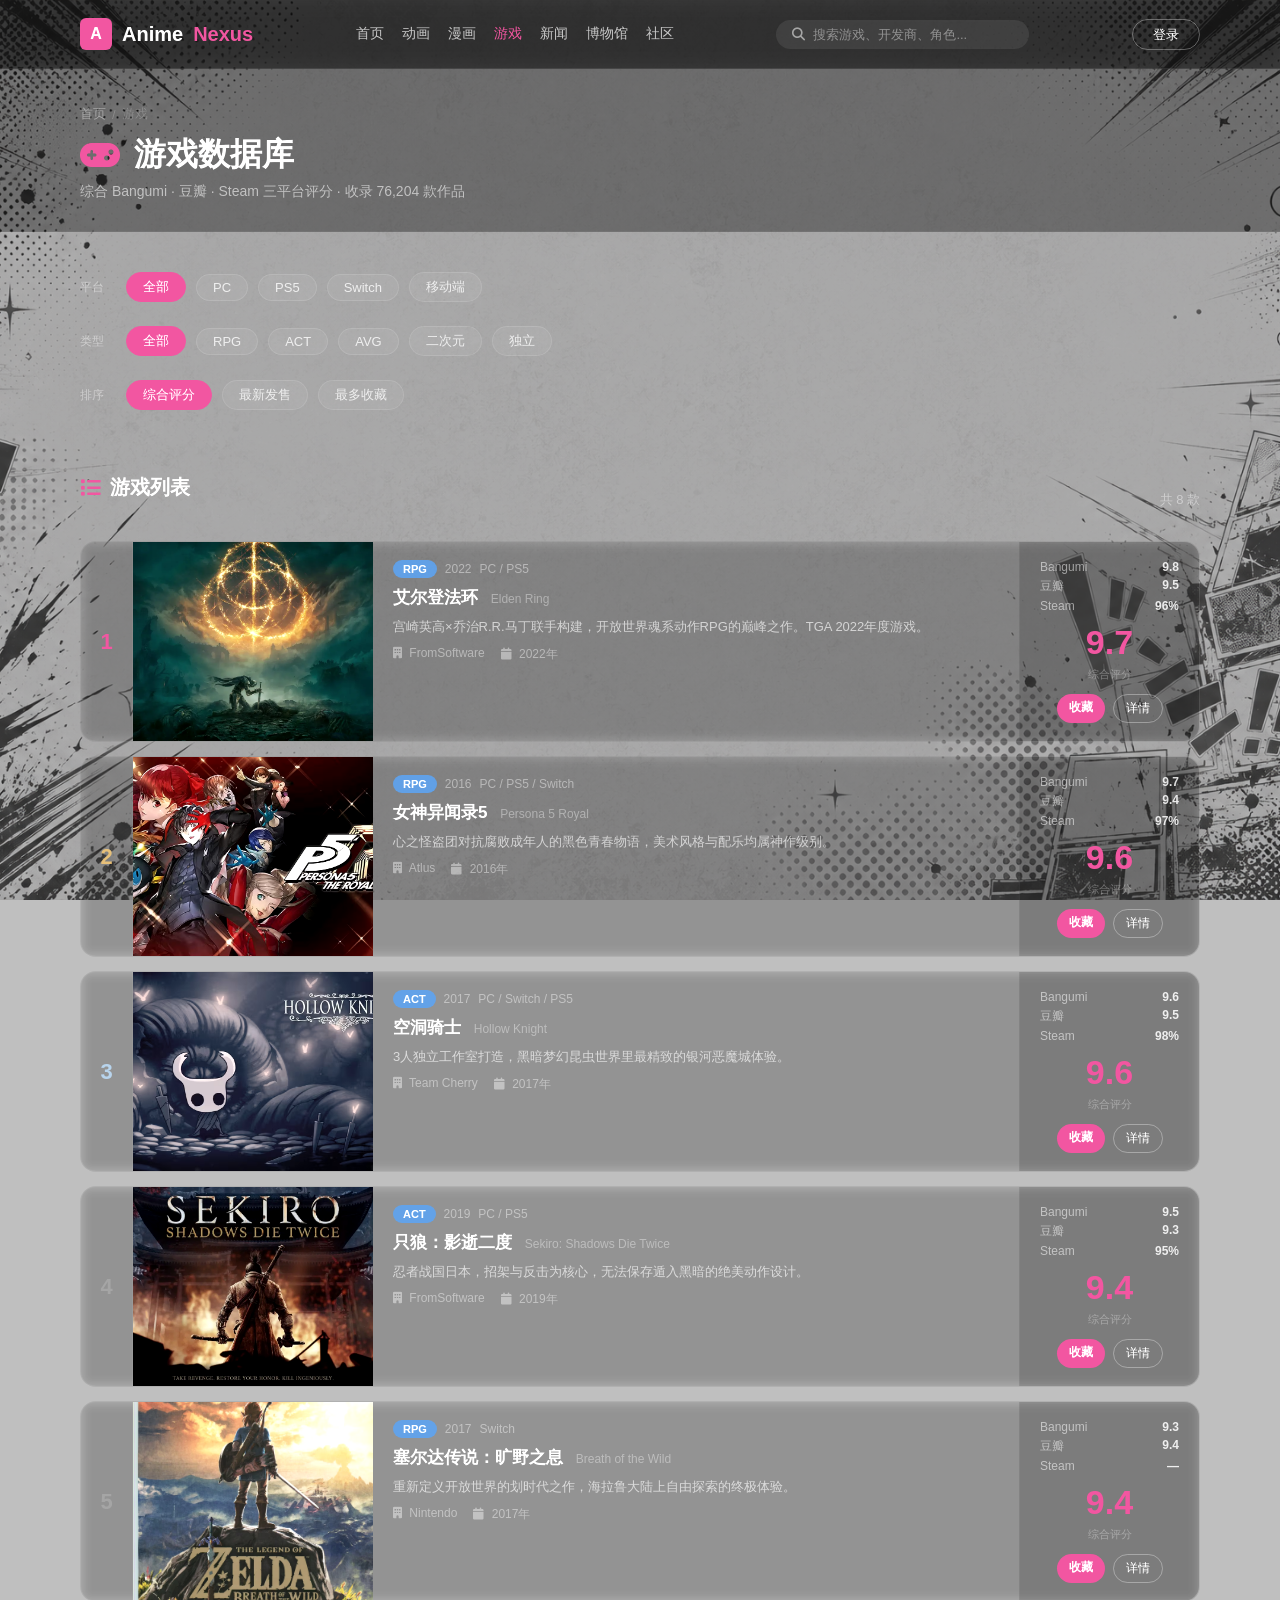
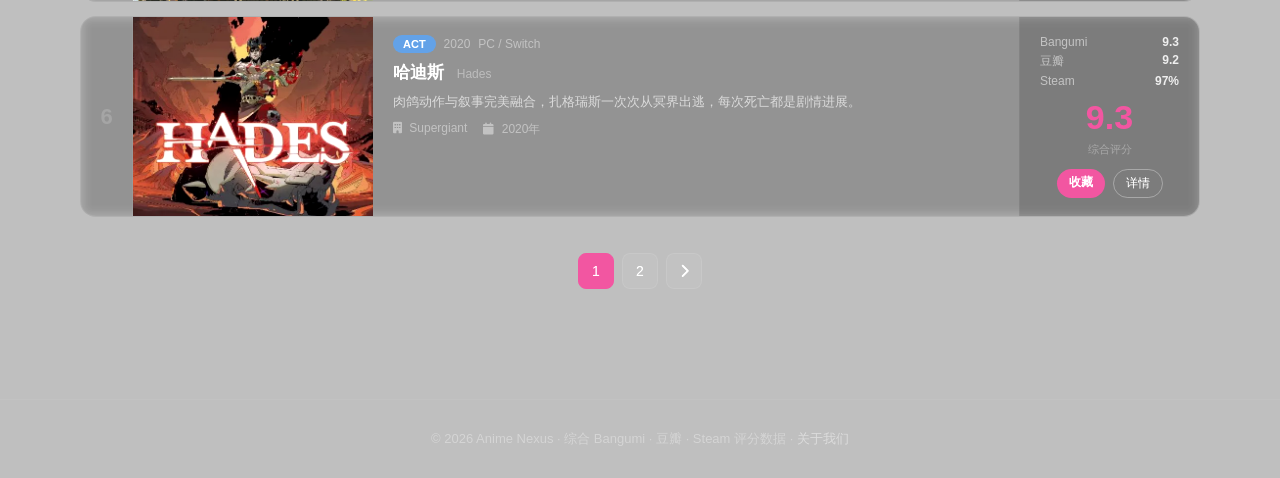
<file: game.html>
<!DOCTYPE html>
<html lang="zh-CN">
<head>
<meta charset="UTF-8">
<meta name="viewport" content="width=device-width, initial-scale=1.0">
<title>游戏 — Anime Nexus</title>
<link rel="stylesheet" href="https://cdnjs.cloudflare.com/ajax/libs/font-awesome/6.5.0/css/all.min.css">
<link rel="stylesheet" href="css/shared.css">
<link rel="stylesheet" href="css/anime.css">
</head>
<body>
<div class="app">

  <header class="navbar">
    <div class="inner navbar-inner">
      <a href="world.html" class="logo"><div class="logo-box">A</div>Anime <span>Nexus</span></a>
      <nav class="nav">
        <a href="world.html">首页</a>
        <a href="anime.html">动画</a>
        <a href="manga.html">漫画</a>
        <a href="game.html" class="active">游戏</a>
        <a href="news.html">新闻</a>
        <a href="museum.html">博物馆</a>
        <a href="community.html">社区</a>
      </nav>
      <div class="search">
        <i class="fa-solid fa-search"></i>
        <input type="text" id="main-search" placeholder="搜索游戏、开发商、角色...">
      </div>
      <div id="nav-user-area"></div>
    </div>
  </header>

  <div class="page-hero">
    <div class="inner">
      <div class="breadcrumb"><a href="world.html">首页</a><span>/</span><span>游戏</span></div>
      <h1><i class="fa-solid fa-gamepad"></i> 游戏数据库</h1>
      <p>综合 Bangumi · 豆瓣 · Steam 三平台评分 · 收录 76,204 款作品</p>
    </div>
  </div>

  <div class="inner">
    <div class="page-section" style="padding-bottom:0">
      <div class="filter-bar">
        <span class="filter-label">平台</span>
        <span class="filter-chip active" data-filter="platform" data-val="all">全部</span>
        <span class="filter-chip" data-filter="platform" data-val="PC">PC</span>
        <span class="filter-chip" data-filter="platform" data-val="PS5">PS5</span>
        <span class="filter-chip" data-filter="platform" data-val="Switch">Switch</span>
        <span class="filter-chip" data-filter="platform" data-val="移动端">移动端</span>
      </div>
      <div class="filter-bar">
        <span class="filter-label">类型</span>
        <span class="filter-chip active" data-filter="genre" data-val="all">全部</span>
        <span class="filter-chip" data-filter="genre" data-val="RPG">RPG</span>
        <span class="filter-chip" data-filter="genre" data-val="ACT">ACT</span>
        <span class="filter-chip" data-filter="genre" data-val="AVG">AVG</span>
        <span class="filter-chip" data-filter="genre" data-val="二次元">二次元</span>
        <span class="filter-chip" data-filter="genre" data-val="独立">独立</span>
      </div>
      <div class="filter-bar">
        <span class="filter-label">排序</span>
        <span class="filter-chip active" data-filter="sort" data-val="score">综合评分</span>
        <span class="filter-chip" data-filter="sort" data-val="newest">最新发售</span>
        <span class="filter-chip" data-filter="sort" data-val="fav">最多收藏</span>
      </div>
    </div>

    <div class="page-section">
      <div class="list-header">
        <div class="section-title"><i class="fa-solid fa-list"></i> 游戏列表</div>
        <span class="result-count" id="result-count">共 76,204 款</span>
      </div>

      <div id="no-result" style="display:none;text-align:center;padding:60px 0;color:rgba(255,255,255,0.3)">
        <i class="fa-solid fa-magnifying-glass" style="font-size:40px;margin-bottom:16px;display:block"></i>
        <p>没有找到相关游戏，换个关键词试试</p>
      </div>

      <div class="anime-list" id="game-list"></div>
      <div class="pagination" id="pagination"></div>
    </div>
  </div>

  <footer class="footer"><div class="inner">© 2026 Anime Nexus · 综合 Bangumi · 豆瓣 · Steam 评分数据</div></footer>
</div>

<script src="js/navbar.js"></script>
<script>
const GAME_DATA = [
  { id:'eldenring',   rank:1, title:'艾尔登法环',   jp:'Elden Ring',            genre:['RPG','ACT'],  platform:['PC','PS5'],           year:'2022', dev:'FromSoftware',   fav:88100,
    scores:{ bangumi:9.8, douban:9.5, steam:96 }, avg:9.7, desc:'宫崎英高×乔治R.R.马丁联手构建，开放世界魂系动作RPG的巅峰之作。TGA 2022年度游戏。', cover:'images/erd.png' },
  { id:'persona5',    rank:2, title:'女神异闻录5',   jp:'Persona 5 Royal',       genre:['RPG','AVG'],  platform:['PC','PS5','Switch'],  year:'2016', dev:'Atlus',          fav:72400,
    scores:{ bangumi:9.7, douban:9.4, steam:97 }, avg:9.6, desc:'心之怪盗团对抗腐败成年人的黑色青春物语，美术风格与配乐均属神作级别。', cover:'images/5.png' },
  { id:'hollowknight',rank:3, title:'空洞骑士',      jp:'Hollow Knight',         genre:['ACT','独立'], platform:['PC','Switch','PS5'],  year:'2017', dev:'Team Cherry',    fav:63200,
    scores:{ bangumi:9.6, douban:9.5, steam:98 }, avg:9.6, desc:'3人独立工作室打造，黑暗梦幻昆虫世界里最精致的银河恶魔城体验。', cover:'images/hollow.png' },
  { id:'genshin',     rank:4, title:'原神',          jp:'Genshin Impact',        genre:['RPG','二次元'],platform:['PC','PS5','移动端'],  year:'2020', dev:'miHoYo',         fav:95000,
    scores:{ bangumi:8.0, douban:8.5, steam:null }, avg:8.3, desc:'开放世界二次元RPG，提瓦特大陆上跨越元素与国度的旅行者史诗。', cover:'images/ysqd.png' },
  { id:'sekiro',      rank:5, title:'只狼：影逝二度', jp:'Sekiro: Shadows Die Twice', genre:['ACT'], platform:['PC','PS5'],            year:'2019', dev:'FromSoftware',   fav:55400,
    scores:{ bangumi:9.5, douban:9.3, steam:95 }, avg:9.4, desc:'忍者战国日本，招架与反击为核心，无法保存遁入黑暗的绝美动作设计。', cover:'images/sekiro.png' },
  { id:'hades',       rank:6, title:'哈迪斯',        jp:'Hades',                 genre:['ACT','独立'], platform:['PC','Switch'],         year:'2020', dev:'Supergiant',     fav:48900,
    scores:{ bangumi:9.3, douban:9.2, steam:97 }, avg:9.3, desc:'肉鸽动作与叙事完美融合，扎格瑞斯一次次从冥界出逃，每次死亡都是剧情进展。', cover:'images/hades.png' },
  { id:'p4g',         rank:7, title:'女神异闻录4 黄金版', jp:'Persona 4 Golden',  genre:['RPG','AVG'],  platform:['PC','PS5','Switch'],  year:'2008', dev:'Atlus',          fav:41300,
    scores:{ bangumi:9.4, douban:9.2, steam:97 }, avg:9.3, desc:'稻叶市的夏天，电视世界与青春友情，Atlus最温暖的一部作品。', cover:'images/persona4.png' },
  { id:'zelda-botw',  rank:8, title:'塞尔达传说：旷野之息', jp:'Breath of the Wild', genre:['RPG','ACT'], platform:['Switch'],            year:'2017', dev:'Nintendo',      fav:67800,
    scores:{ bangumi:9.3, douban:9.4, steam:null }, avg:9.4, desc:'重新定义开放世界的划时代之作，海拉鲁大陆上自由探索的终极体验。', cover:'images/zelda.png' },
];

const PAGE_SIZE = 6;
let curPage=1, filtered=[...GAME_DATA];
let activeFilters={platform:'all',genre:'all',sort:'score'};
let searchQuery='';

function applyFilters() {
  let result=[...GAME_DATA];
  if(searchQuery){const q=searchQuery.toLowerCase();result=result.filter(g=>g.title.toLowerCase().includes(q)||g.jp.toLowerCase().includes(q)||g.dev.toLowerCase().includes(q));}
  if(activeFilters.platform!=='all') result=result.filter(g=>g.platform.includes(activeFilters.platform));
  if(activeFilters.genre!=='all')    result=result.filter(g=>g.genre.includes(activeFilters.genre));
  if(activeFilters.sort==='score')   result.sort((a,b)=>b.avg-a.avg);
  if(activeFilters.sort==='newest')  result.sort((a,b)=>b.year-a.year);
  if(activeFilters.sort==='fav')     result.sort((a,b)=>b.fav-a.fav);
  filtered=result; curPage=1; render();
}

function render() {
  const list=document.getElementById('game-list'), noRes=document.getElementById('no-result'), countEl=document.getElementById('result-count');
  if(!filtered.length){list.innerHTML='';noRes.style.display='block';countEl.textContent='0 个结果';document.getElementById('pagination').innerHTML='';return;}
  noRes.style.display='none';
  const total=filtered.length, totalPages=Math.ceil(total/PAGE_SIZE);
  const pageData=filtered.slice((curPage-1)*PAGE_SIZE,curPage*PAGE_SIZE);
  countEl.textContent=searchQuery?`找到 ${total} 款`:`共 ${total} 款`;
  list.innerHTML=pageData.map((g,i)=>{
    const rank=(curPage-1)*PAGE_SIZE+i+1;
    const coverStyle=g.cover?`style="background-image:url('${g.cover}');background-size:cover;background-position:center;"`:`style="background:linear-gradient(135deg,rgba(79,163,255,0.15),rgba(79,255,160,0.1))"`;
    const steamScore=g.scores.steam?`${g.scores.steam}%`:'—';
    return `
    <div class="anime-row glass-card">
      <div class="anime-rank">${rank}</div>
      <div class="game-cover" ${coverStyle}>${!g.cover?`<div class="cover-placeholder"><i class="fa-solid fa-gamepad"></i></div>`:''}</div>
      <div class="anime-info">
        <div class="anime-tags"><span class="tag game">${g.genre[0]}</span><span class="tag-plain">${g.year}</span><span class="tag-plain">${g.platform.join(' / ')}</span></div>
        <h3 class="anime-title">${g.title} <span class="jp">${g.jp}</span></h3>
        <p class="anime-desc">${g.desc}</p>
        <div class="anime-meta">
          <span><i class="fa-solid fa-building"></i> ${g.dev}</span>
          <span><i class="fa-solid fa-calendar"></i> ${g.year}年</span>
        </div>
      </div>
      <div class="anime-scores">
        <div class="score-breakdown">
          <div class="score-row"><span>Bangumi</span><strong>${g.scores.bangumi}</strong></div>
          <div class="score-row"><span>豆瓣</span><strong>${g.scores.douban}</strong></div>
          <div class="score-row"><span>Steam</span><strong>${steamScore}</strong></div>
        </div>
        <div class="score-avg">${g.avg.toFixed(1)}</div>
        <div class="score-label">综合评分</div>
        <div class="anime-actions">
          <a class="btn-pink" href="#" onclick="handleFav(event,'${g.id}','${g.title}','game')">收藏</a>
          <a class="btn-ghost" href="work-detail.html?id=${g.id}">详情</a>
        </div>
      </div>
    </div>`;
  }).join('');
  renderPagination(totalPages);
}

function renderPagination(totalPages){
  const pg=document.getElementById('pagination');
  if(totalPages<=1){pg.innerHTML='';return;}
  let html='';
  if(curPage>1)html+=`<span class="page-btn" onclick="goPage(${curPage-1})"><i class="fa-solid fa-chevron-left"></i></span>`;
  getPaginRange(curPage,totalPages).forEach(p=>{
    if(p==='…')html+=`<span class="page-dots">…</span>`;
    else html+=`<span class="page-btn${p===curPage?' active':''}" onclick="goPage(${p})">${p}</span>`;
  });
  if(curPage<totalPages)html+=`<span class="page-btn" onclick="goPage(${curPage+1})"><i class="fa-solid fa-chevron-right"></i></span>`;
  pg.innerHTML=html;
}
function getPaginRange(cur,total){
  if(total<=7)return Array.from({length:total},(_,i)=>i+1);
  const r=[1];if(cur>3)r.push('…');
  for(let i=Math.max(2,cur-1);i<=Math.min(total-1,cur+1);i++)r.push(i);
  if(cur<total-2)r.push('…');r.push(total);return r;
}
function goPage(p){curPage=p;render();window.scrollTo({top:300,behavior:'smooth'});}
function handleFav(e,id,title,type){
  e.preventDefault();
  if(!Auth.isLoggedIn()){showToast('请先登录后再收藏');setTimeout(()=>location.href='login.html',1200);return;}
  Favorites.toggle({id,title,type});
}

document.addEventListener('DOMContentLoaded',()=>{
  const urlQ=new URLSearchParams(location.search).get('search');
  if(urlQ){searchQuery=urlQ;document.getElementById('main-search').value=urlQ;}
  const searchInput=document.getElementById('main-search');
  let timer;
  searchInput.addEventListener('input',()=>{clearTimeout(timer);timer=setTimeout(()=>{searchQuery=searchInput.value.trim();applyFilters();},300);});
  searchInput.addEventListener('keydown',e=>{if(e.key==='Enter'){searchQuery=searchInput.value.trim();applyFilters();}});
  document.querySelectorAll('.filter-chip[data-filter]').forEach(chip=>{
    chip.addEventListener('click',()=>{
      document.querySelectorAll(`.filter-chip[data-filter="${chip.dataset.filter}"]`).forEach(c=>c.classList.remove('active'));
      chip.classList.add('active');
      activeFilters[chip.dataset.filter]=chip.dataset.val;
      applyFilters();
    });
  });
  applyFilters();
});
</script>
</body>
</html>
</file>
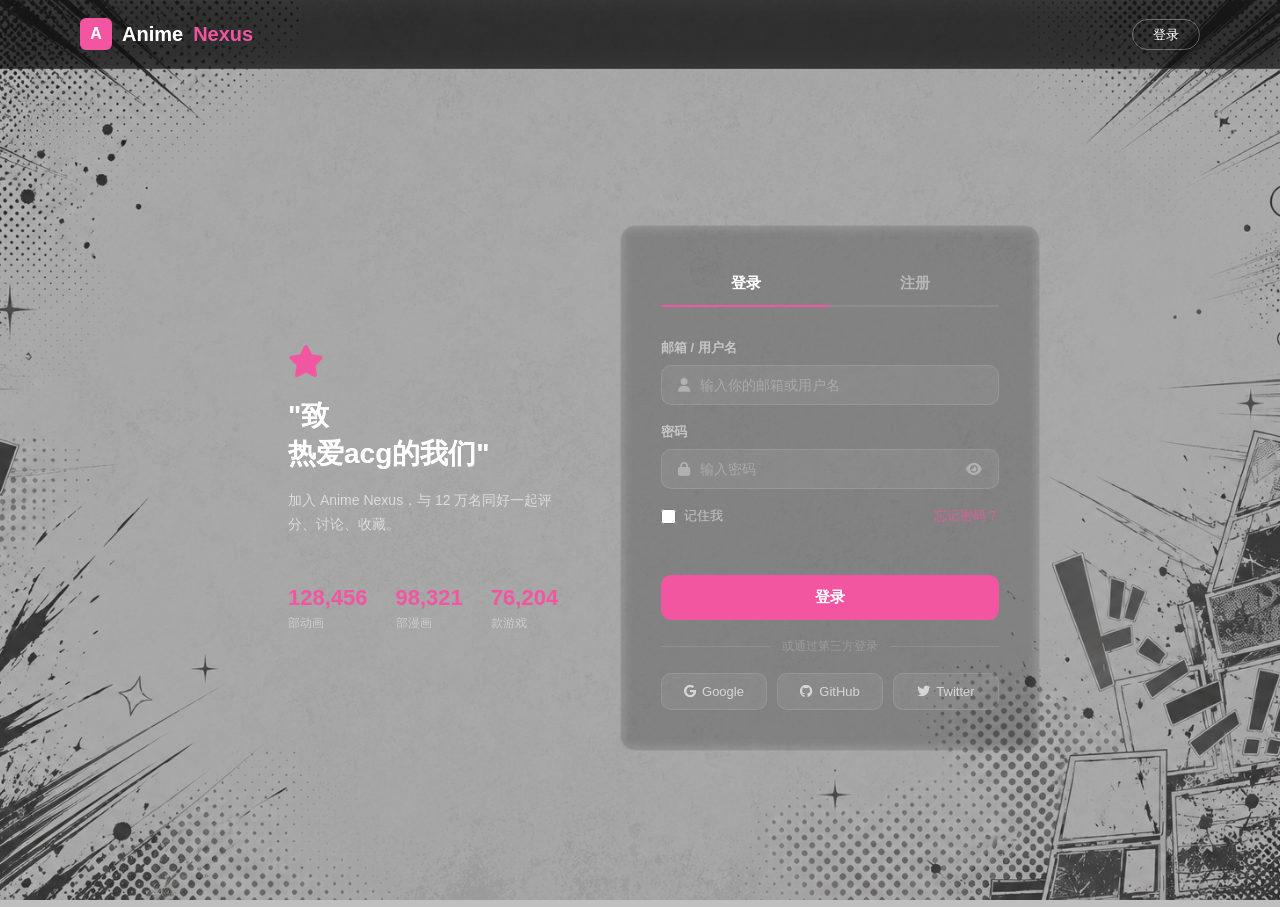
<file: login.html>
<!DOCTYPE html>
<html lang="zh-CN">
<head>
<meta charset="UTF-8">
<meta name="viewport" content="width=device-width, initial-scale=1.0">
<title>登录 — Anime Nexus</title>
<link rel="stylesheet" href="https://cdnjs.cloudflare.com/ajax/libs/font-awesome/6.5.0/css/all.min.css">
<link rel="stylesheet" href="css/shared.css">
<link rel="stylesheet" href="css/login.css">
</head>
<body>
<div class="app">

  <header class="navbar">
    <div class="inner navbar-inner">
      <a href="world.html" class="logo"><div class="logo-box">A</div>Anime <span>Nexus</span></a>
      <div id="nav-user-area"></div>
    </div>
  </header>

  <div class="login-wrap">

    <div class="login-deco">
      <div class="deco-quote">
        <div class="deco-icon"><i class="fa-solid fa-star"></i></div>
        <h2>"致<br>热爱acg的我们"</h2>
        <p>加入 Anime Nexus，与 12 万名同好一起评分、讨论、收藏。</p>
      </div>
      <div class="deco-stats">
        <div class="deco-stat"><strong>128,456</strong><span>部动画</span></div>
        <div class="deco-stat"><strong>98,321</strong><span>部漫画</span></div>
        <div class="deco-stat"><strong>76,204</strong><span>款游戏</span></div>
      </div>
    </div>

    <div class="login-form-wrap glass-card">

      <div class="form-tabs">
        <button class="form-tab active" id="tab-login" onclick="switchTab('login')">登录</button>
        <button class="form-tab" id="tab-reg" onclick="switchTab('register')">注册</button>
        <div class="tab-indicator" id="tab-indicator"></div>
      </div>

      <!-- 登录 -->
      <div class="form-body" id="form-login">
        <div class="field-group">
          <label>邮箱 / 用户名</label>
          <div class="input-wrap">
            <i class="fa-solid fa-user"></i>
            <input type="text" id="login-name" placeholder="输入你的邮箱或用户名">
          </div>
        </div>
        <div class="field-group">
          <label>密码</label>
          <div class="input-wrap">
            <i class="fa-solid fa-lock"></i>
            <input type="password" id="pw-login" placeholder="输入密码">
            <i class="fa-solid fa-eye toggle-pw" onclick="togglePw('pw-login',this)"></i>
          </div>
        </div>
        <div class="form-row-between">
          <label class="remember"><input type="checkbox"> 记住我</label>
          <a href="#" class="forgot">忘记密码？</a>
        </div>
        <div class="field-error" id="login-error"></div>
        <button class="btn-pink submit-btn" onclick="doLogin()">登录</button>
        <div class="divider"><span>或通过第三方登录</span></div>
        <div class="social-btns">
          <button class="social-btn" onclick="socialLogin('Google')"><i class="fa-brands fa-google"></i> Google</button>
          <button class="social-btn" onclick="socialLogin('GitHub')"><i class="fa-brands fa-github"></i> GitHub</button>
          <button class="social-btn" onclick="socialLogin('Twitter')"><i class="fa-brands fa-twitter"></i> Twitter</button>
        </div>
      </div>

      <!-- 注册 -->
      <div class="form-body hidden" id="form-register">
        <div class="field-group">
          <label>用户名</label>
          <div class="input-wrap">
            <i class="fa-solid fa-at"></i>
            <input type="text" id="reg-name" placeholder="3-20个字符">
          </div>
        </div>
        <div class="field-group">
          <label>邮箱</label>
          <div class="input-wrap">
            <i class="fa-solid fa-envelope"></i>
            <input type="email" id="reg-email" placeholder="用于接收验证邮件">
          </div>
        </div>
        <div class="field-group">
          <label>密码</label>
          <div class="input-wrap">
            <i class="fa-solid fa-lock"></i>
            <input type="password" id="pw-reg" placeholder="至少8位">
            <i class="fa-solid fa-eye toggle-pw" onclick="togglePw('pw-reg',this)"></i>
          </div>
        </div>
        <div class="field-group">
          <label>确认密码</label>
          <div class="input-wrap">
            <i class="fa-solid fa-lock"></i>
            <input type="password" id="pw-reg2" placeholder="再次输入密码">
            <i class="fa-solid fa-eye toggle-pw" onclick="togglePw('pw-reg2',this)"></i>
          </div>
        </div>
        <label class="remember" style="margin-bottom:4px">
          <input type="checkbox" id="agree"> 我已阅读并同意 <a href="#" class="forgot">用户协议</a>
        </label>
        <div class="field-error" id="reg-error"></div>
        <button class="btn-pink submit-btn" onclick="doRegister()">创建账号</button>
      </div>

    </div>
  </div>

</div>

<script src="js/navbar.js"></script>
<script>
function switchTab(tab) {
  const isLogin = tab === 'login';
  document.getElementById('form-login').classList.toggle('hidden', !isLogin);
  document.getElementById('form-register').classList.toggle('hidden', isLogin);
  document.getElementById('tab-login').classList.toggle('active', isLogin);
  document.getElementById('tab-reg').classList.toggle('active', !isLogin);
  document.getElementById('tab-indicator').style.transform = isLogin ? 'translateX(0)' : 'translateX(100%)';
}

function togglePw(id, el) {
  const inp = document.getElementById(id);
  inp.type = inp.type === 'password' ? 'text' : 'password';
  el.classList.toggle('fa-eye'); el.classList.toggle('fa-eye-slash');
}

function setError(id, msg) { document.getElementById(id).textContent = msg; }

function getBackUrl() {
  const back = new URLSearchParams(location.search).get('back');
  return back || 'world.html';
}

function doLogin() {
  const name = document.getElementById('login-name').value.trim();
  const pw = document.getElementById('pw-login').value;
  if (!name) { setError('login-error','请输入用户名或邮箱'); return; }
  if (!pw)   { setError('login-error','请输入密码'); return; }
  setError('login-error','');
  Auth.login(name);
  showToast('✓ 登录成功，欢迎回来 ' + name + '！');
  setTimeout(() => { location.href = getBackUrl(); }, 1200);
}

function doRegister() {
  const name = document.getElementById('reg-name').value.trim();
  const email = document.getElementById('reg-email').value.trim();
  const pw = document.getElementById('pw-reg').value;
  const pw2 = document.getElementById('pw-reg2').value;
  const agree = document.getElementById('agree').checked;
  if (!name || name.length < 3) { setError('reg-error','用户名至少3个字符'); return; }
  if (!email.includes('@')) { setError('reg-error','请输入有效邮箱'); return; }
  if (pw.length < 8) { setError('reg-error','密码至少8位'); return; }
  if (pw !== pw2) { setError('reg-error','两次密码不一致'); return; }
  if (!agree) { setError('reg-error','请先阅读并同意用户协议'); return; }
  setError('reg-error','');
  Auth.login(name);
  showToast('✓ 注册成功，欢迎加入！');
  setTimeout(() => { location.href = getBackUrl(); }, 1200);
}

function socialLogin(provider) {
  const fakeName = provider + '_User' + Math.floor(Math.random()*9999);
  Auth.login(fakeName);
  showToast('✓ 通过 ' + provider + ' 登录成功');
  setTimeout(() => { location.href = getBackUrl(); }, 1200);
}
</script>
</body>
</html>
</file>
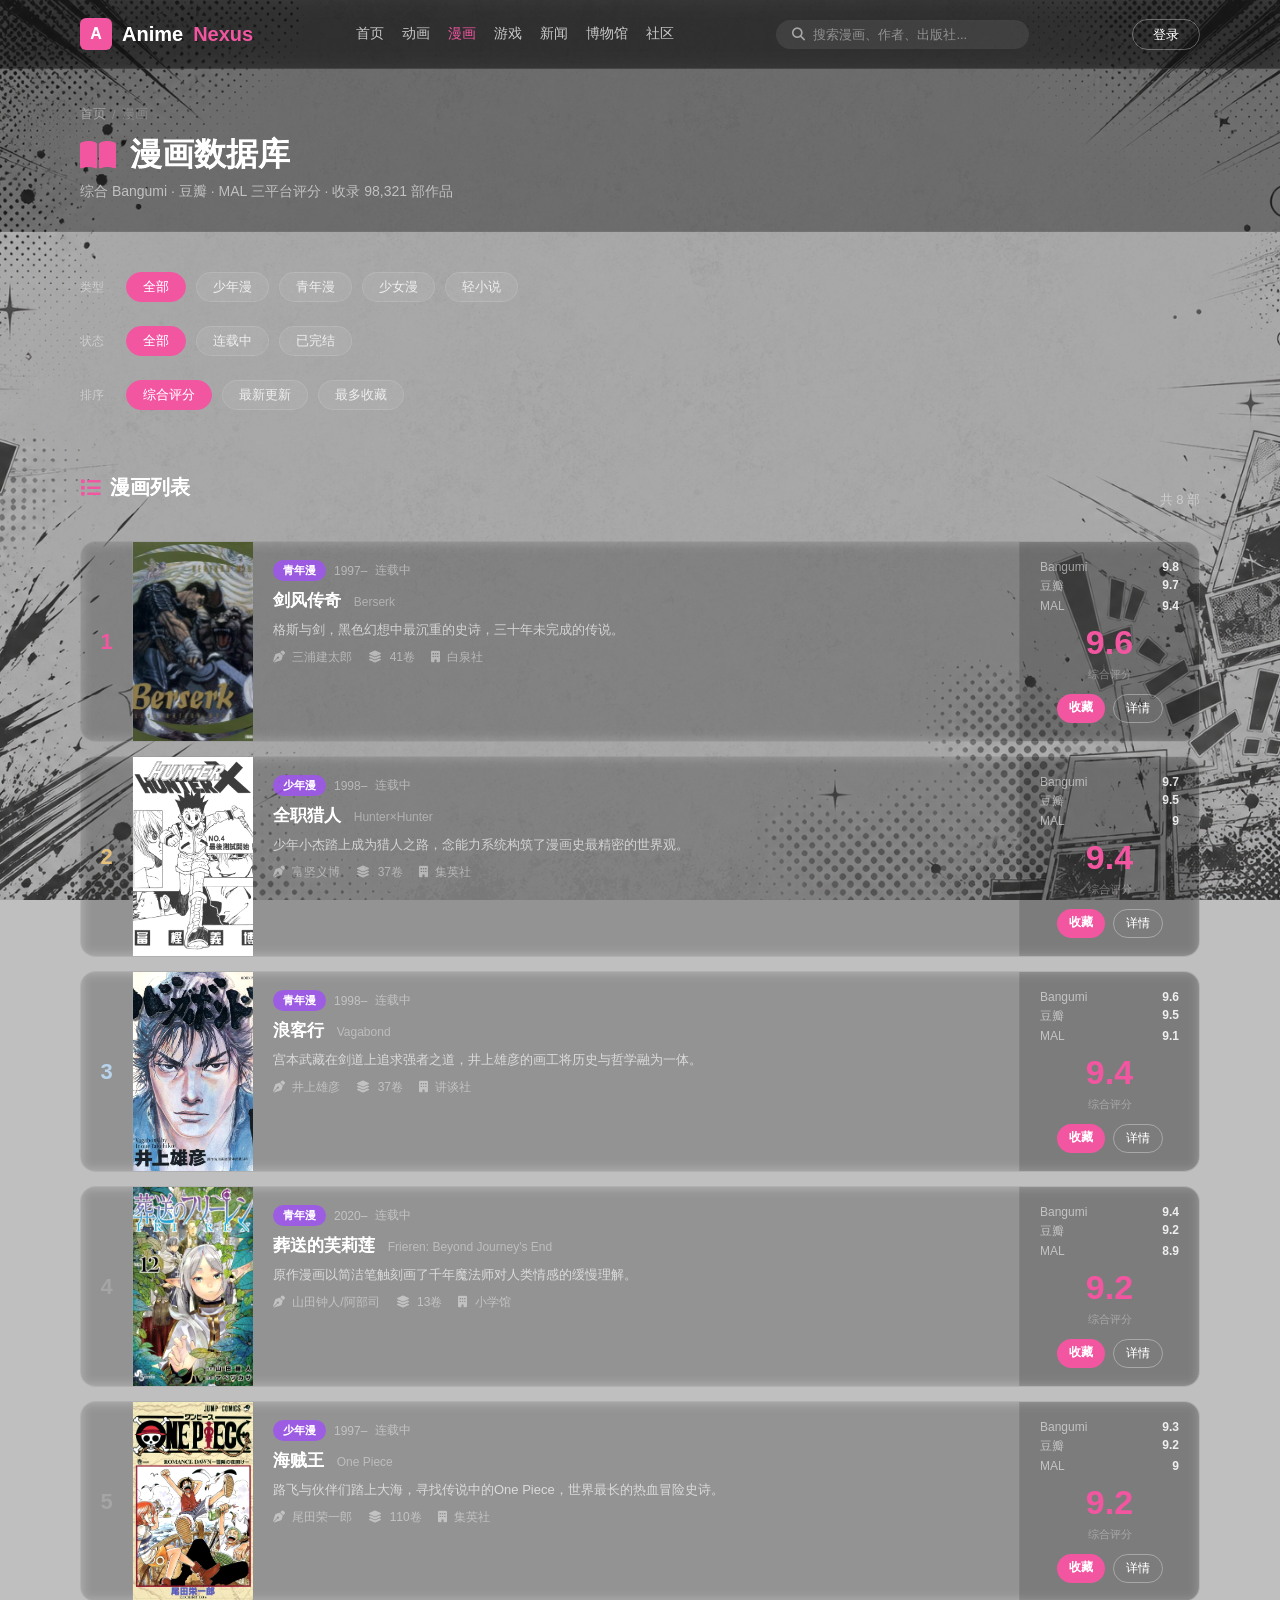
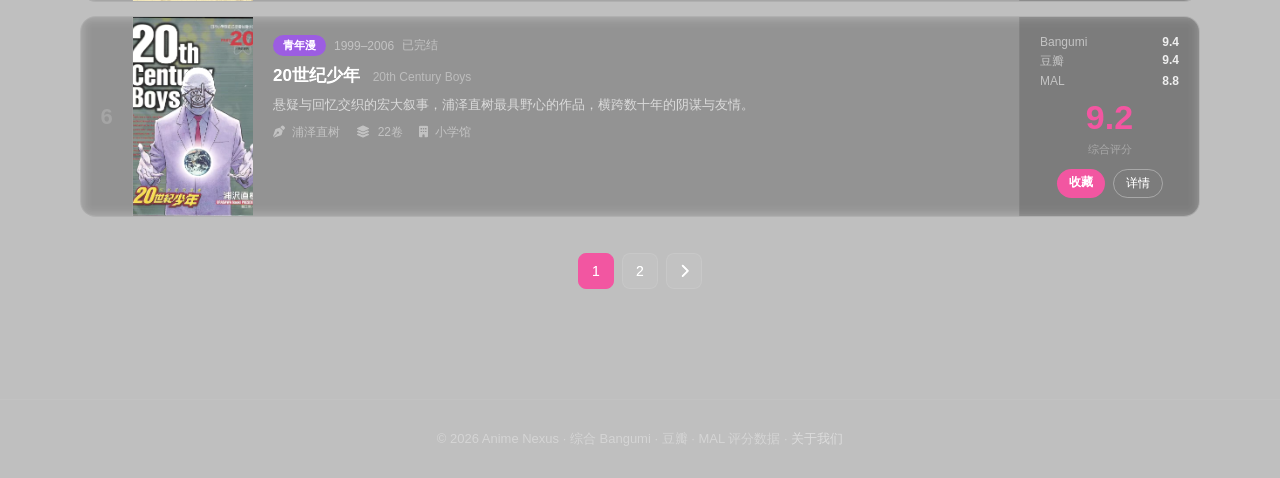
<file: manga.html>
<!DOCTYPE html>
<html lang="zh-CN">
<head>
<meta charset="UTF-8">
<meta name="viewport" content="width=device-width, initial-scale=1.0">
<title>漫画 — Anime Nexus</title>
<link rel="stylesheet" href="https://cdnjs.cloudflare.com/ajax/libs/font-awesome/6.5.0/css/all.min.css">
<link rel="stylesheet" href="css/shared.css">
<link rel="stylesheet" href="css/anime.css">
</head>
<body>
<div class="app">

  <header class="navbar">
    <div class="inner navbar-inner">
      <a href="world.html" class="logo"><div class="logo-box">A</div>Anime <span>Nexus</span></a>
      <nav class="nav">
        <a href="world.html">首页</a>
        <a href="anime.html">动画</a>
        <a href="manga.html" class="active">漫画</a>
        <a href="game.html">游戏</a>
        <a href="news.html">新闻</a>
        <a href="museum.html">博物馆</a>
        <a href="community.html">社区</a>
      </nav>
      <div class="search">
        <i class="fa-solid fa-search"></i>
        <input type="text" id="main-search" placeholder="搜索漫画、作者、出版社...">
      </div>
      <div id="nav-user-area"></div>
    </div>
  </header>

  <div class="page-hero">
    <div class="inner">
      <div class="breadcrumb"><a href="world.html">首页</a><span>/</span><span>漫画</span></div>
      <h1><i class="fa-solid fa-book-open"></i> 漫画数据库</h1>
      <p>综合 Bangumi · 豆瓣 · MAL 三平台评分 · 收录 98,321 部作品</p>
    </div>
  </div>

  <div class="inner">
    <div class="page-section" style="padding-bottom:0">
      <div class="filter-bar">
        <span class="filter-label">类型</span>
        <span class="filter-chip active" data-filter="type" data-val="all">全部</span>
        <span class="filter-chip" data-filter="type" data-val="少年漫">少年漫</span>
        <span class="filter-chip" data-filter="type" data-val="青年漫">青年漫</span>
        <span class="filter-chip" data-filter="type" data-val="少女漫">少女漫</span>
        <span class="filter-chip" data-filter="type" data-val="轻小说">轻小说</span>
      </div>
      <div class="filter-bar">
        <span class="filter-label">状态</span>
        <span class="filter-chip active" data-filter="status" data-val="all">全部</span>
        <span class="filter-chip" data-filter="status" data-val="连载中">连载中</span>
        <span class="filter-chip" data-filter="status" data-val="已完结">已完结</span>
      </div>
      <div class="filter-bar">
        <span class="filter-label">排序</span>
        <span class="filter-chip active" data-filter="sort" data-val="score">综合评分</span>
        <span class="filter-chip" data-filter="sort" data-val="newest">最新更新</span>
        <span class="filter-chip" data-filter="sort" data-val="fav">最多收藏</span>
      </div>
    </div>

    <div class="page-section">
      <div class="list-header">
        <div class="section-title"><i class="fa-solid fa-list"></i> 漫画列表</div>
        <span class="result-count" id="result-count">共 98,321 部</span>
      </div>

      <div id="no-result" style="display:none;text-align:center;padding:60px 0;color:rgba(255,255,255,0.3)">
        <i class="fa-solid fa-magnifying-glass" style="font-size:40px;margin-bottom:16px;display:block"></i>
        <p>没有找到相关漫画，换个关键词试试</p>
      </div>

      <div class="anime-list" id="manga-list"></div>
      <div class="pagination" id="pagination"></div>
    </div>
  </div>

  <footer class="footer"><div class="inner">© 2026 Anime Nexus · 综合 Bangumi · 豆瓣 · MAL 评分数据</div></footer>
</div>

<script src="js/navbar.js"></script>
<script>
const MANGA_DATA = [
  { id:'berserk',      rank:1, title:'剑风传奇',      jp:'Berserk',                        type:'青年漫', status:'连载中',  year:'1997–',     author:'三浦建太郎', publisher:'白泉社',  volumes:41,  fav:89200,
    scores:{ bangumi:9.8, douban:9.7, mal:9.4 }, avg:9.6, desc:'格斯与剑，黑色幻想中最沉重的史诗，三十年未完成的传说。', cover:'images/berserk.png' },
  { id:'hxh',          rank:2, title:'全职猎人',      jp:'Hunter×Hunter',                   type:'少年漫', status:'连载中',  year:'1998–',     author:'富坚义博',   publisher:'集英社',  volumes:37,  fav:74300,
    scores:{ bangumi:9.7, douban:9.5, mal:9.0 }, avg:9.4, desc:'少年小杰踏上成为猎人之路，念能力系统构筑了漫画史最精密的世界观。', cover:'images/hunter.png' },
  { id:'aot-manga',    rank:3, title:'进击的巨人',    jp:'Attack on Titan',                 type:'青年漫', status:'已完结', year:'2009–2021', author:'谏山创',     publisher:'讲谈社',  volumes:34,  fav:68900,
    scores:{ bangumi:9.5, douban:9.3, mal:8.5 }, avg:9.1, desc:'原作漫画以震撼的世界观与反转叙事成为21世纪少年漫代表作之一。', cover:'images/aot (2).png' },
  { id:'frieren-manga',rank:4, title:'葬送的芙莉莲',  jp:"Frieren: Beyond Journey's End",  type:'青年漫', status:'连载中',  year:'2020–',     author:'山田钟人/阿部司', publisher:'小学馆', volumes:13, fav:55400,
    scores:{ bangumi:9.4, douban:9.2, mal:8.9 }, avg:9.2, desc:'原作漫画以简洁笔触刻画了千年魔法师对人类情感的缓慢理解。', cover:'images/fll (2).png' },
  { id:'one-piece',    rank:5, title:'海贼王',        jp:'One Piece',                       type:'少年漫', status:'连载中',  year:'1997–',     author:'尾田荣一郎', publisher:'集英社',  volumes:110, fav:92000,
    scores:{ bangumi:9.3, douban:9.2, mal:9.0 }, avg:9.2, desc:'路飞与伙伴们踏上大海，寻找传说中的One Piece，世界最长的热血冒险史诗。', cover:'images/onepiece.png' },
  { id:'vagabond',     rank:6, title:'浪客行',        jp:'Vagabond',                        type:'青年漫', status:'连载中',  year:'1998–',     author:'井上雄彦',   publisher:'讲谈社',  volumes:37,  fav:41200,
    scores:{ bangumi:9.6, douban:9.5, mal:9.1 }, avg:9.4, desc:'宫本武藏在剑道上追求强者之道，井上雄彦的画工将历史与哲学融为一体。', cover:'images/vagabond.png' },
  { id:'jjk-manga',   rank:7, title:'咒术回战',       jp:'Jujutsu Kaisen',                  type:'少年漫', status:'已完结', year:'2018–2024', author:'芥见下下',   publisher:'集英社',  volumes:27,  fav:60100,
    scores:{ bangumi:9.0, douban:8.9, mal:8.5 }, avg:8.8, desc:'原作漫画节奏紧凑，战斗设计精良，以独特世界观颠覆传统少年漫公式。', cover:'images/jjk-manga.png' },
  { id:'20thboys',     rank:8, title:'20世纪少年',    jp:'20th Century Boys',               type:'青年漫', status:'已完结', year:'1999–2006', author:'浦泽直树',   publisher:'小学馆',  volumes:22,  fav:38700,
    scores:{ bangumi:9.4, douban:9.4, mal:8.8 }, avg:9.2, desc:'悬疑与回忆交织的宏大叙事，浦泽直树最具野心的作品，横跨数十年的阴谋与友情。', cover:'images/20thboys.png' },
];

const PAGE_SIZE = 6;
let curPage = 1, filtered = [...MANGA_DATA];
let activeFilters = { type:'all', status:'all', sort:'score' };
let searchQuery = '';

function applyFilters() {
  let result = [...MANGA_DATA];
  if (searchQuery) {
    const q = searchQuery.toLowerCase();
    result = result.filter(m => m.title.toLowerCase().includes(q) || m.jp.toLowerCase().includes(q) || m.author.toLowerCase().includes(q));
  }
  if (activeFilters.type !== 'all')   result = result.filter(m => m.type === activeFilters.type);
  if (activeFilters.status !== 'all') result = result.filter(m => m.status === activeFilters.status);
  if (activeFilters.sort === 'score')  result.sort((a,b) => b.avg - a.avg);
  if (activeFilters.sort === 'newest') result.sort((a,b) => b.year.localeCompare(a.year));
  if (activeFilters.sort === 'fav')    result.sort((a,b) => b.fav - a.fav);
  filtered = result; curPage = 1; render();
}

function render() {
  const list = document.getElementById('manga-list');
  const noRes = document.getElementById('no-result');
  const countEl = document.getElementById('result-count');
  if (!filtered.length) { list.innerHTML=''; noRes.style.display='block'; countEl.textContent='0 个结果'; document.getElementById('pagination').innerHTML=''; return; }
  noRes.style.display = 'none';
  const total = filtered.length, totalPages = Math.ceil(total/PAGE_SIZE);
  const pageData = filtered.slice((curPage-1)*PAGE_SIZE, curPage*PAGE_SIZE);
  countEl.textContent = searchQuery ? `找到 ${total} 部` : `共 ${total} 部`;
  list.innerHTML = pageData.map((m, i) => {
    const rank = (curPage-1)*PAGE_SIZE+i+1;
    const coverStyle = m.cover ? `style="background-image:url('${m.cover}');background-size:cover;background-position:center;"` : `style="background:linear-gradient(135deg,rgba(160,79,255,0.15),rgba(255,79,163,0.1))"`;
    return `
    <div class="anime-row glass-card">
      <div class="anime-rank">${rank}</div>
      <div class="anime-cover" ${coverStyle}>${!m.cover?`<div class="cover-placeholder"><i class="fa-solid fa-book"></i></div>`:''}</div>
      <div class="anime-info">
        <div class="anime-tags"><span class="tag manga">${m.type}</span><span class="tag-plain">${m.year}</span><span class="tag-plain">${m.status}</span></div>
        <h3 class="anime-title">${m.title} <span class="jp">${m.jp}</span></h3>
        <p class="anime-desc">${m.desc}</p>
        <div class="anime-meta">
          <span><i class="fa-solid fa-pen-nib"></i> ${m.author}</span>
          <span><i class="fa-solid fa-layer-group"></i> ${m.volumes}卷</span>
          <span><i class="fa-solid fa-building"></i> ${m.publisher}</span>
        </div>
      </div>
      <div class="anime-scores">
        <div class="score-breakdown">
          <div class="score-row"><span>Bangumi</span><strong>${m.scores.bangumi}</strong></div>
          <div class="score-row"><span>豆瓣</span><strong>${m.scores.douban}</strong></div>
          <div class="score-row"><span>MAL</span><strong>${m.scores.mal||'—'}</strong></div>
        </div>
        <div class="score-avg">${m.avg.toFixed(1)}</div>
        <div class="score-label">综合评分</div>
        <div class="anime-actions">
          <a class="btn-pink" href="#" onclick="handleFav(event,'${m.id}','${m.title}','manga')">收藏</a>
          <a class="btn-ghost" href="work-detail.html?id=${m.id}">详情</a>
        </div>
      </div>
    </div>`;
  }).join('');
  renderPagination(totalPages);
}

function renderPagination(totalPages) {
  const pg = document.getElementById('pagination');
  if (totalPages <= 1) { pg.innerHTML=''; return; }
  let html = '';
  if (curPage > 1) html += `<span class="page-btn" onclick="goPage(${curPage-1})"><i class="fa-solid fa-chevron-left"></i></span>`;
  getPaginRange(curPage, totalPages).forEach(p => {
    if (p === '…') html += `<span class="page-dots">…</span>`;
    else html += `<span class="page-btn${p===curPage?' active':''}" onclick="goPage(${p})">${p}</span>`;
  });
  if (curPage < totalPages) html += `<span class="page-btn" onclick="goPage(${curPage+1})"><i class="fa-solid fa-chevron-right"></i></span>`;
  pg.innerHTML = html;
}
function getPaginRange(cur, total) {
  if (total <= 7) return Array.from({length:total},(_,i)=>i+1);
  const r=[1]; if(cur>3)r.push('…');
  for(let i=Math.max(2,cur-1);i<=Math.min(total-1,cur+1);i++)r.push(i);
  if(cur<total-2)r.push('…'); r.push(total); return r;
}
function goPage(p) { curPage=p; render(); window.scrollTo({top:300,behavior:'smooth'}); }
function handleFav(e, id, title, type) {
  e.preventDefault();
  if (!Auth.isLoggedIn()) { showToast('请先登录后再收藏'); setTimeout(()=>location.href='login.html',1200); return; }
  Favorites.toggle({ id, title, type });
}

document.addEventListener('DOMContentLoaded', () => {
  const urlQ = new URLSearchParams(location.search).get('search');
  if (urlQ) { searchQuery=urlQ; document.getElementById('main-search').value=urlQ; }
  const searchInput = document.getElementById('main-search');
  let timer;
  searchInput.addEventListener('input', () => { clearTimeout(timer); timer=setTimeout(()=>{ searchQuery=searchInput.value.trim(); applyFilters(); },300); });
  searchInput.addEventListener('keydown', e => { if(e.key==='Enter'){ searchQuery=searchInput.value.trim(); applyFilters(); } });
  document.querySelectorAll('.filter-chip[data-filter]').forEach(chip => {
    chip.addEventListener('click', () => {
      document.querySelectorAll(`.filter-chip[data-filter="${chip.dataset.filter}"]`).forEach(c=>c.classList.remove('active'));
      chip.classList.add('active');
      activeFilters[chip.dataset.filter] = chip.dataset.val;
      applyFilters();
    });
  });
  applyFilters();
});
</script>
</body>
</html>
</file>
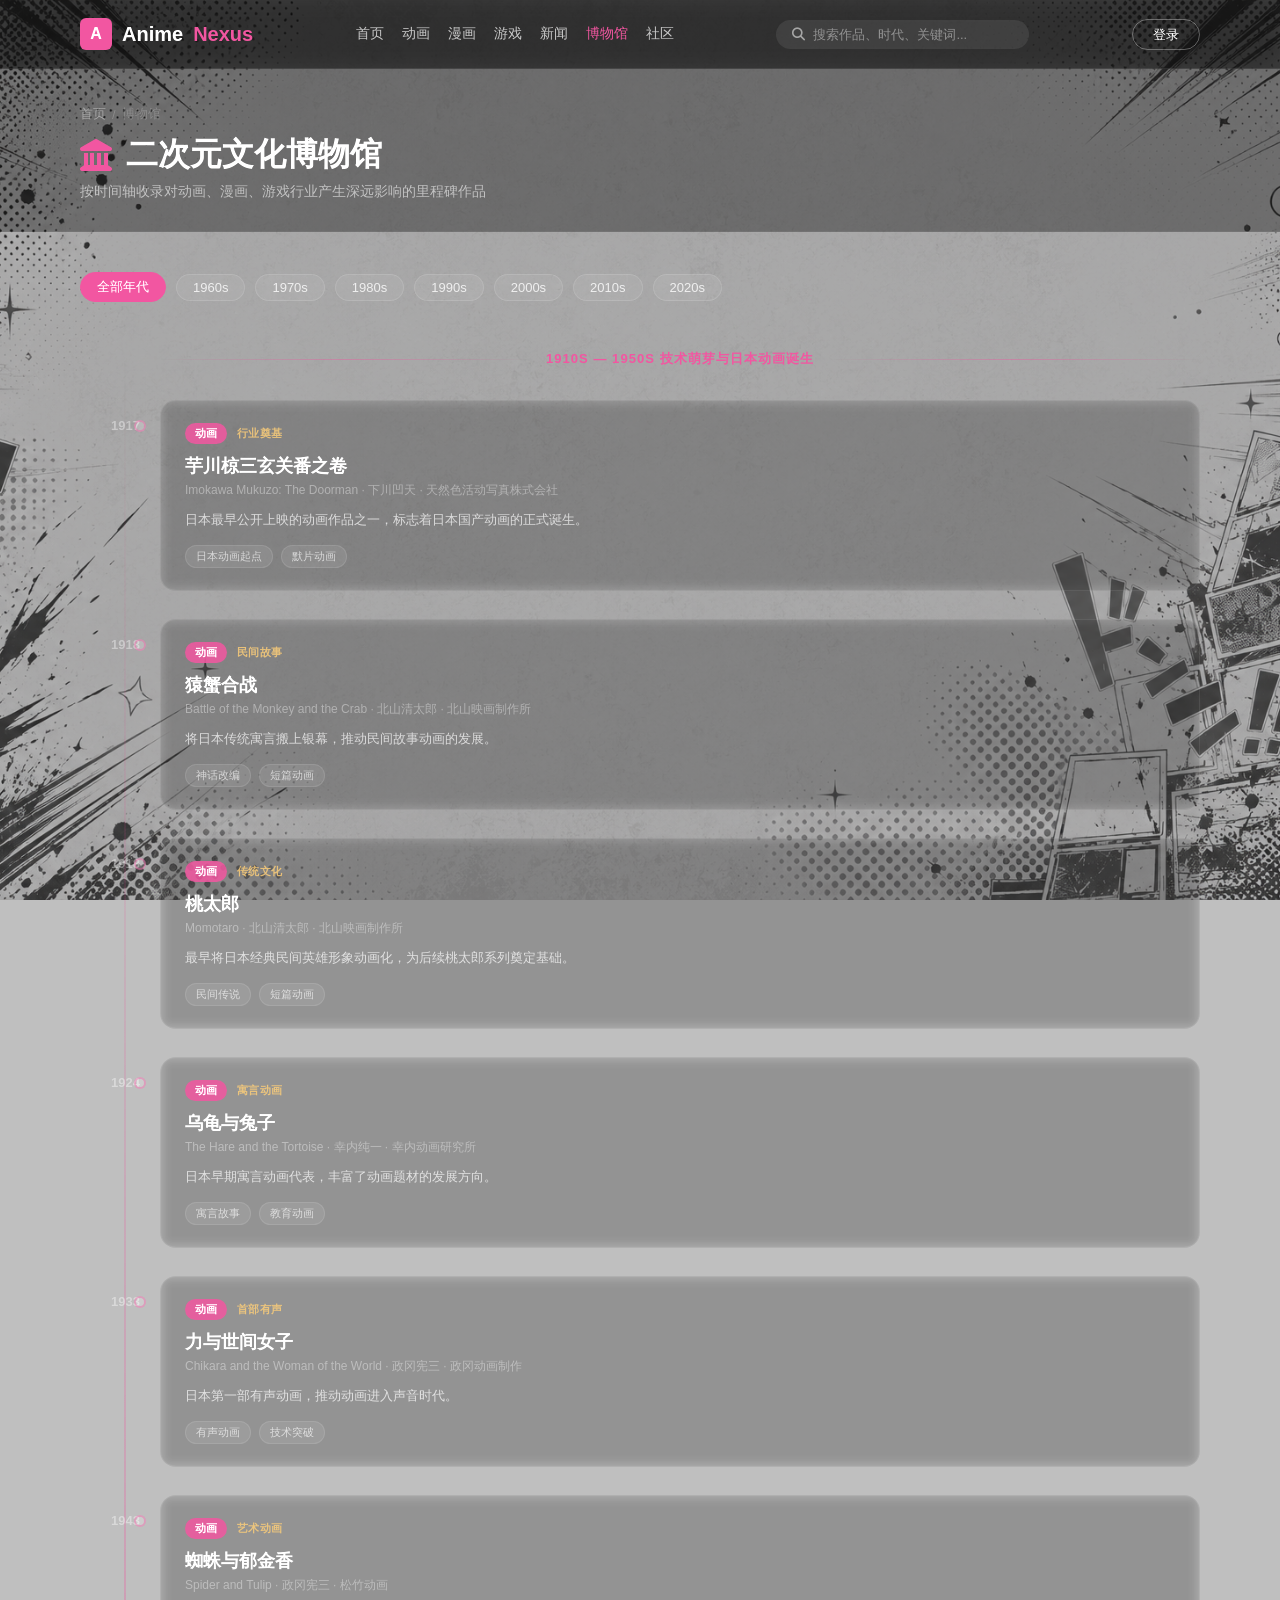
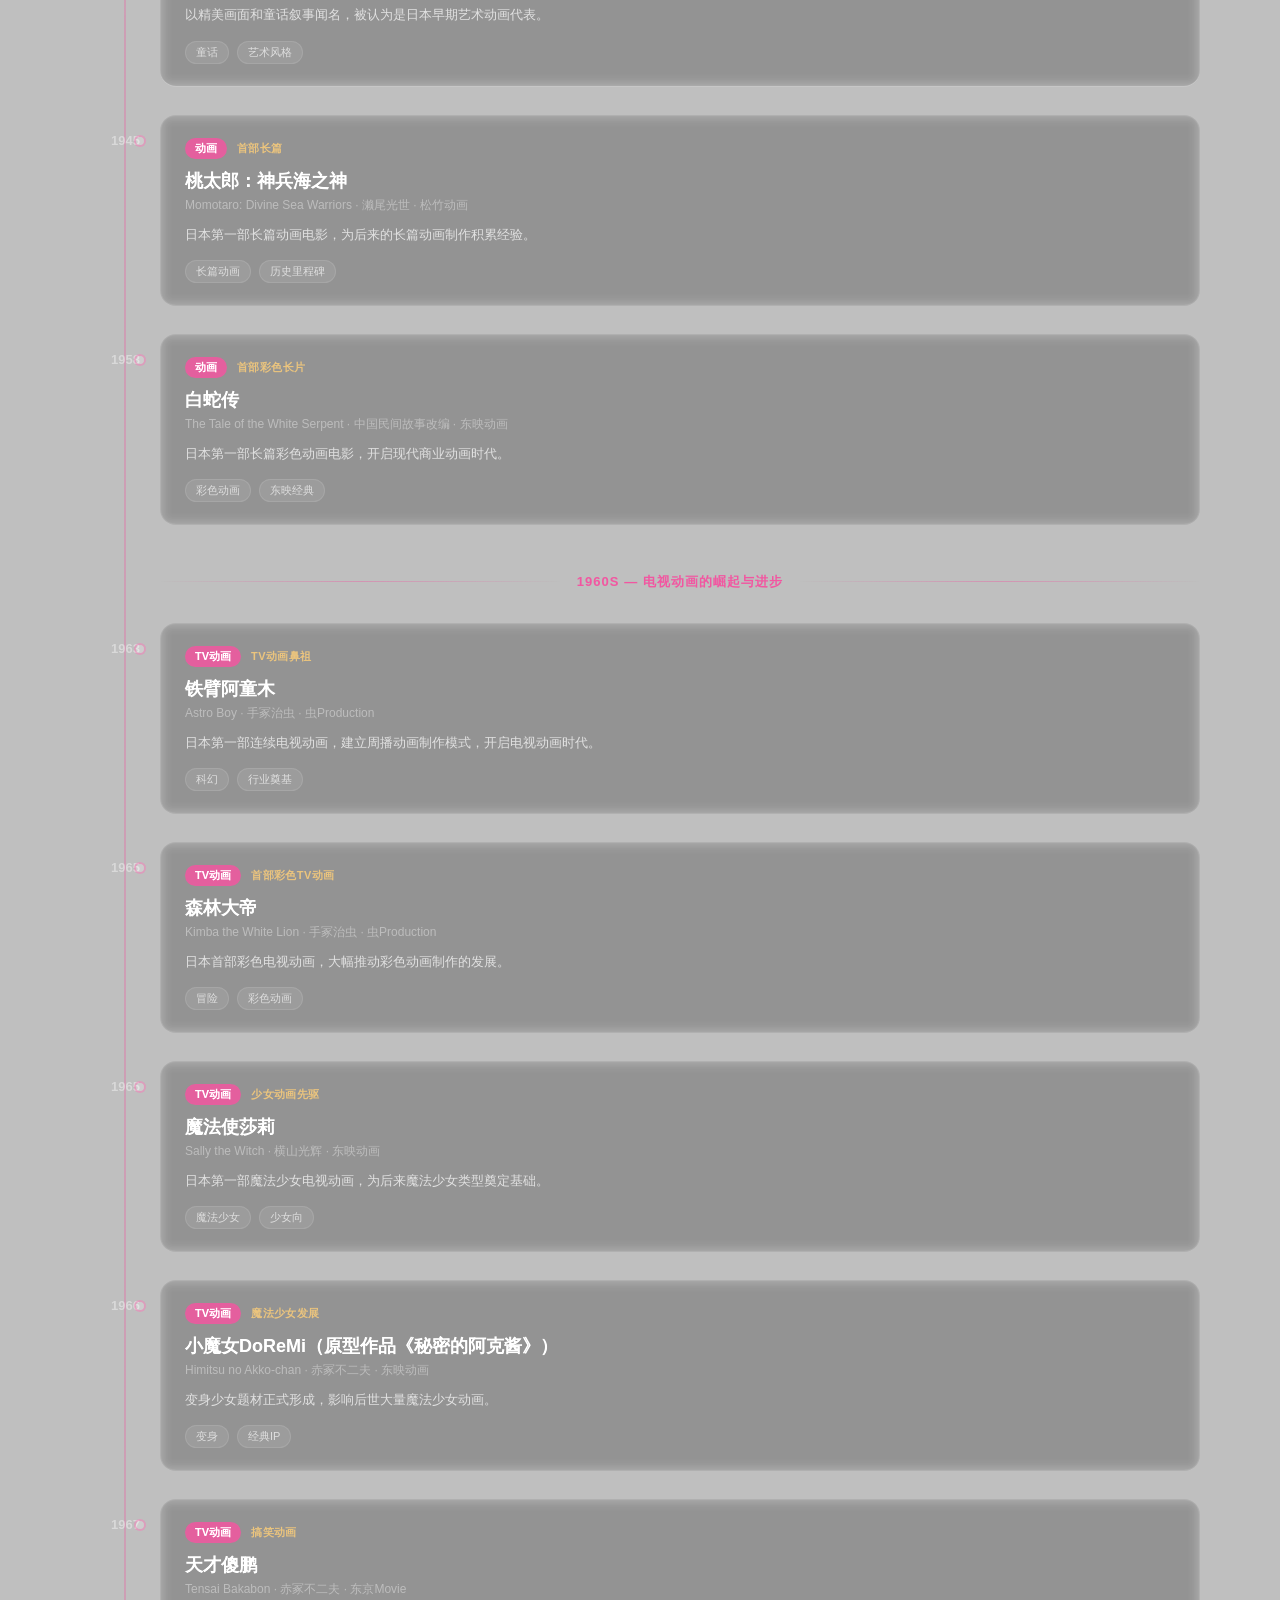
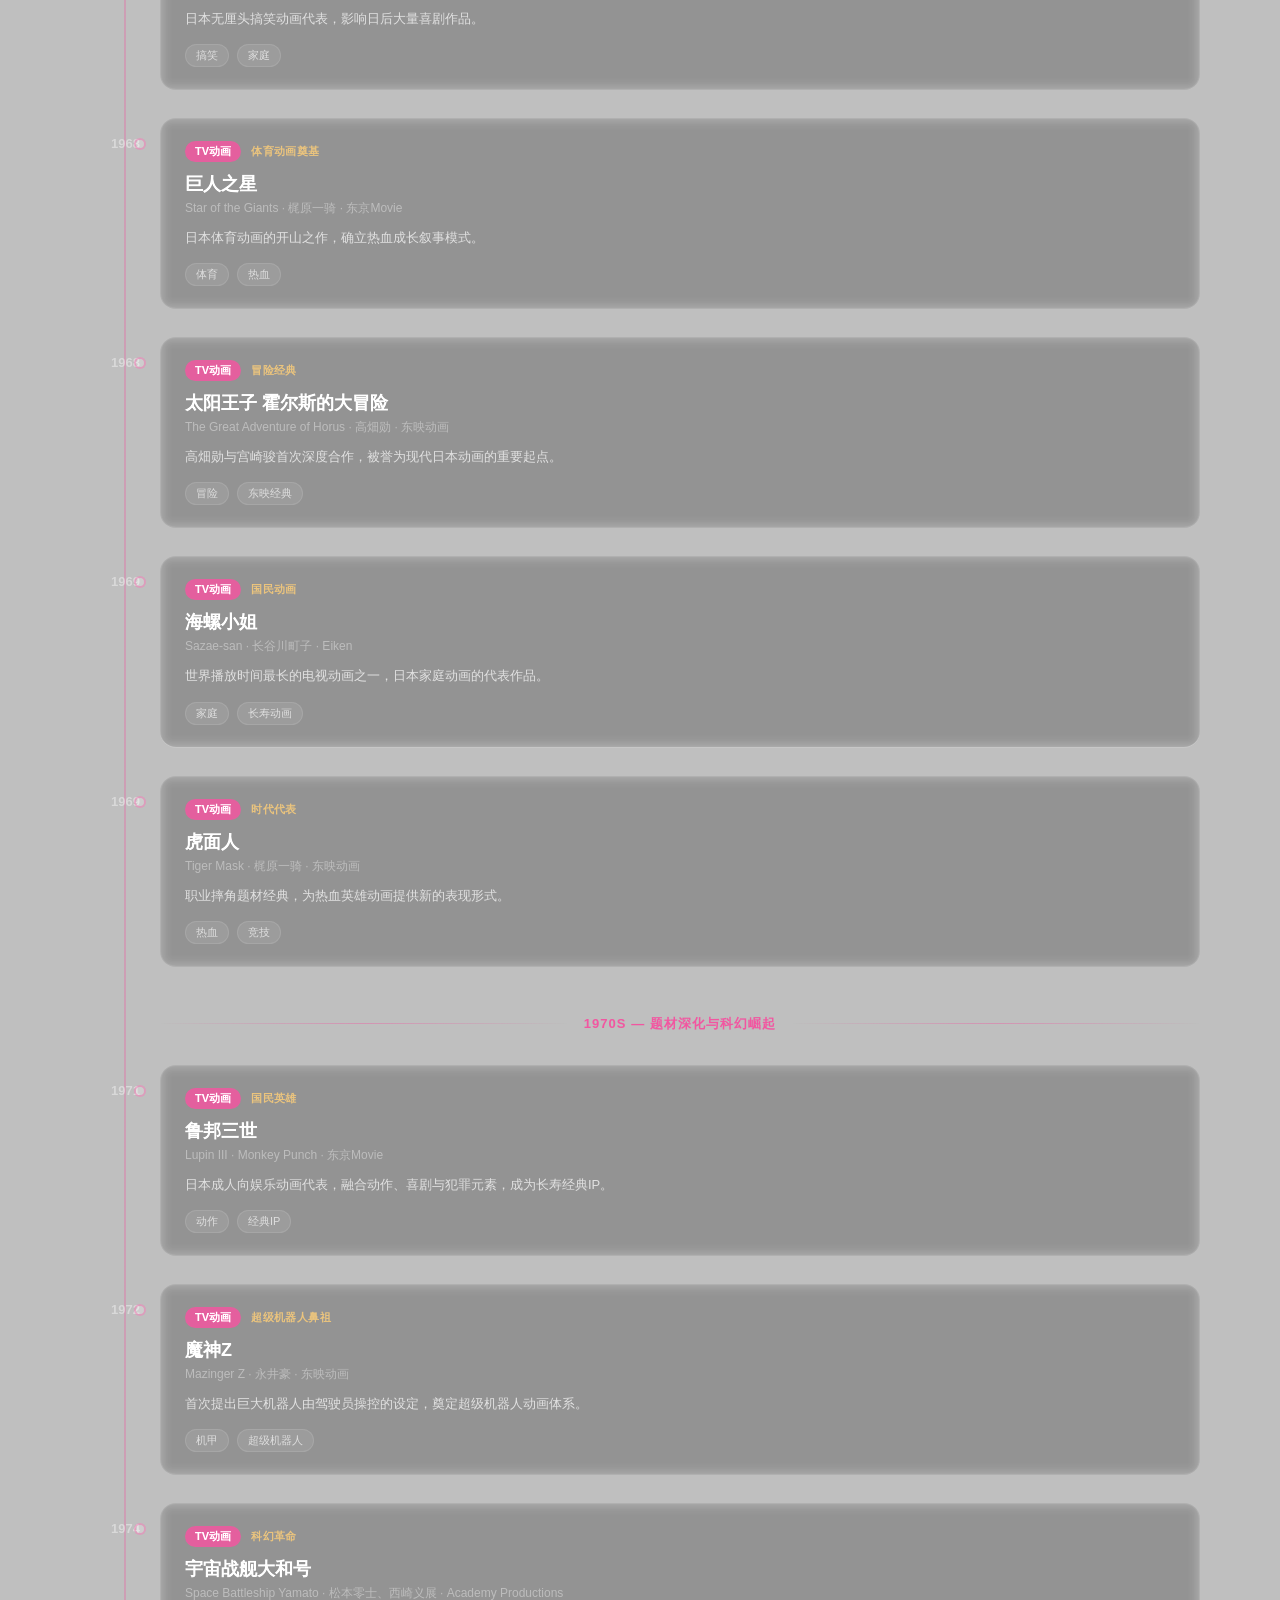
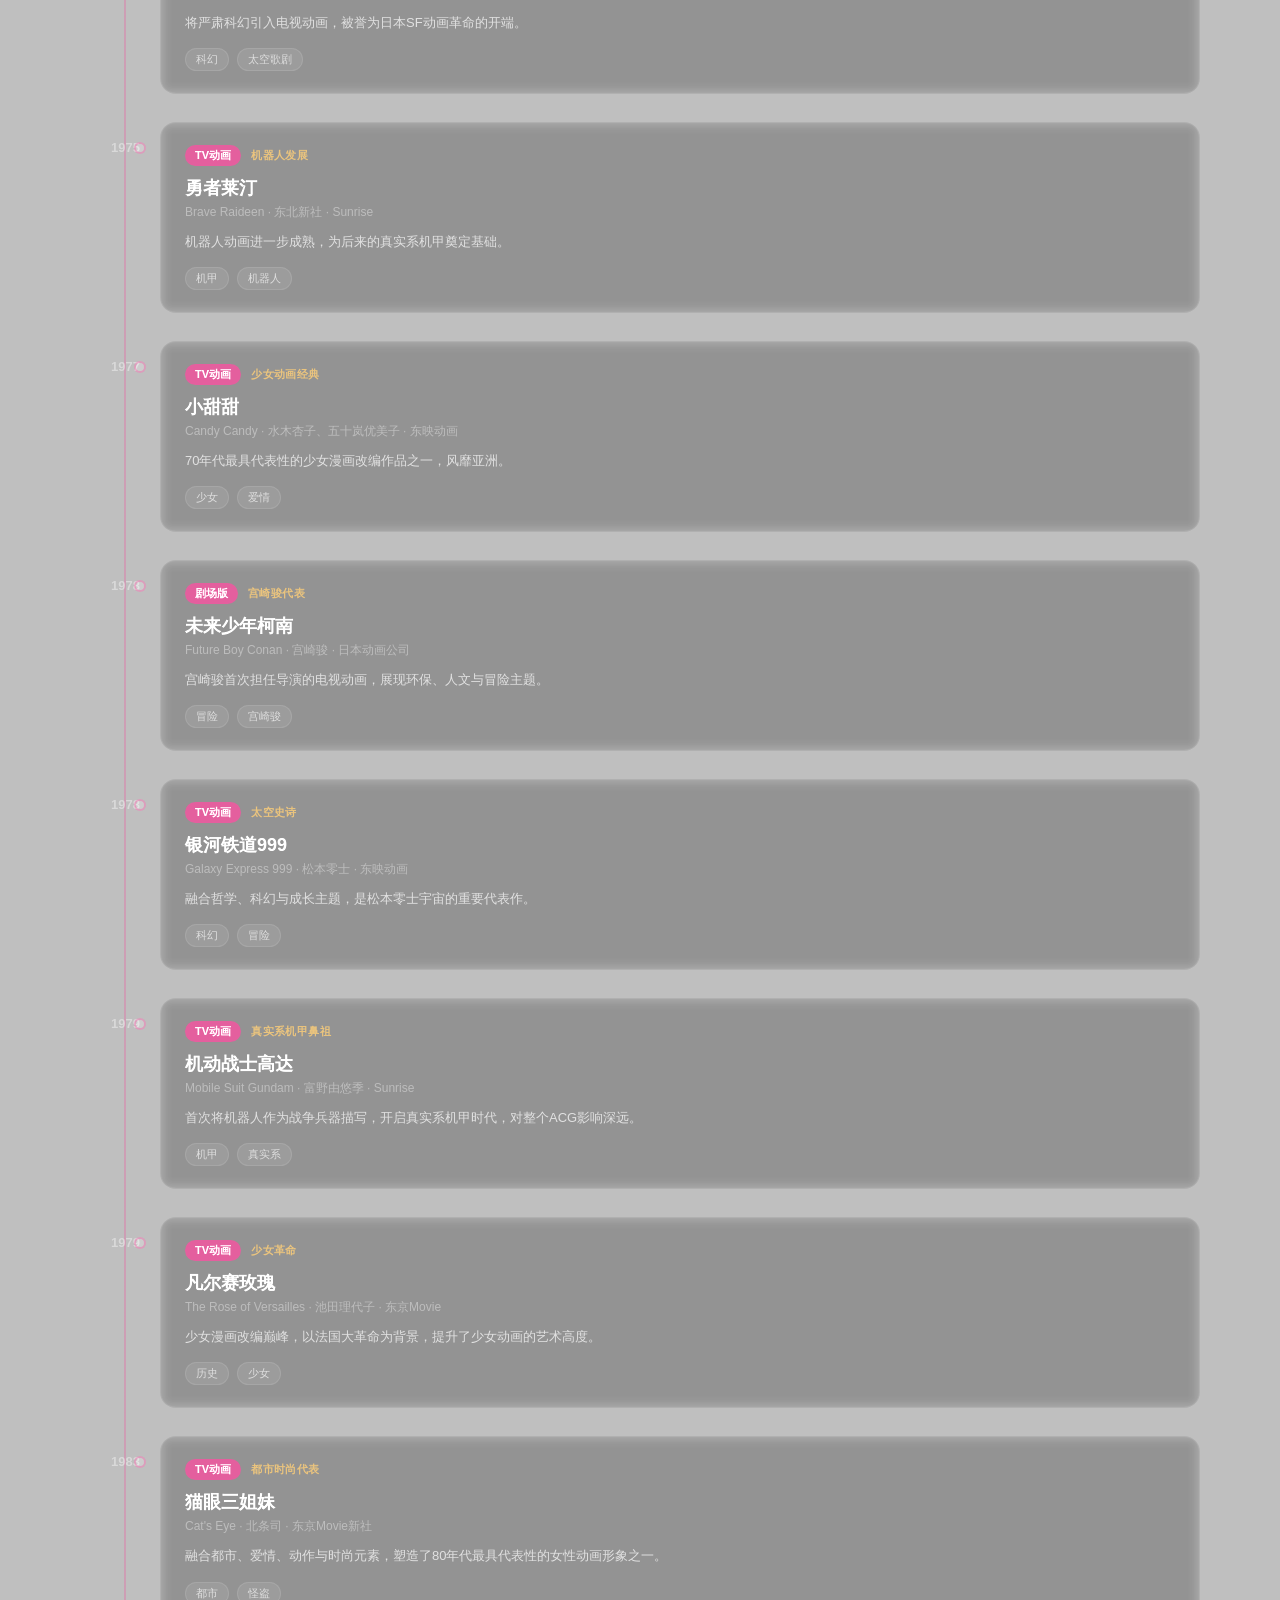
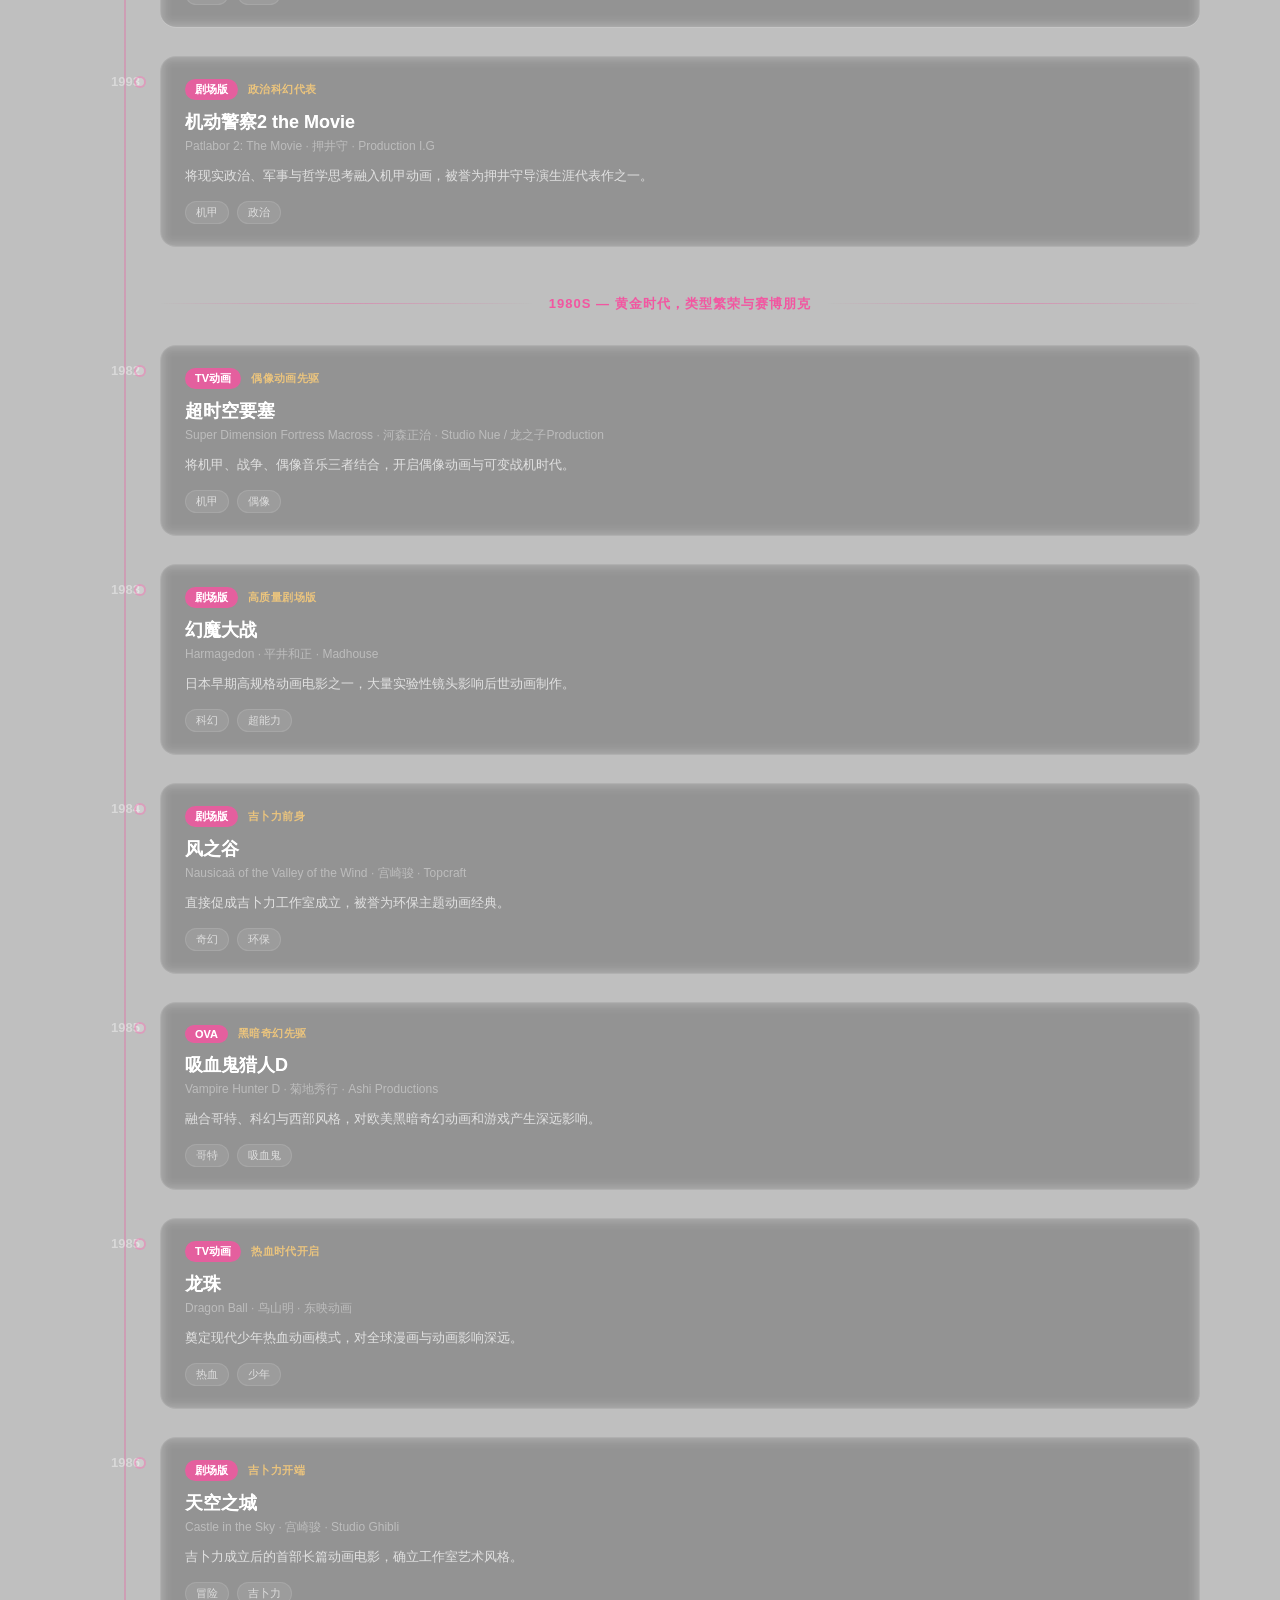
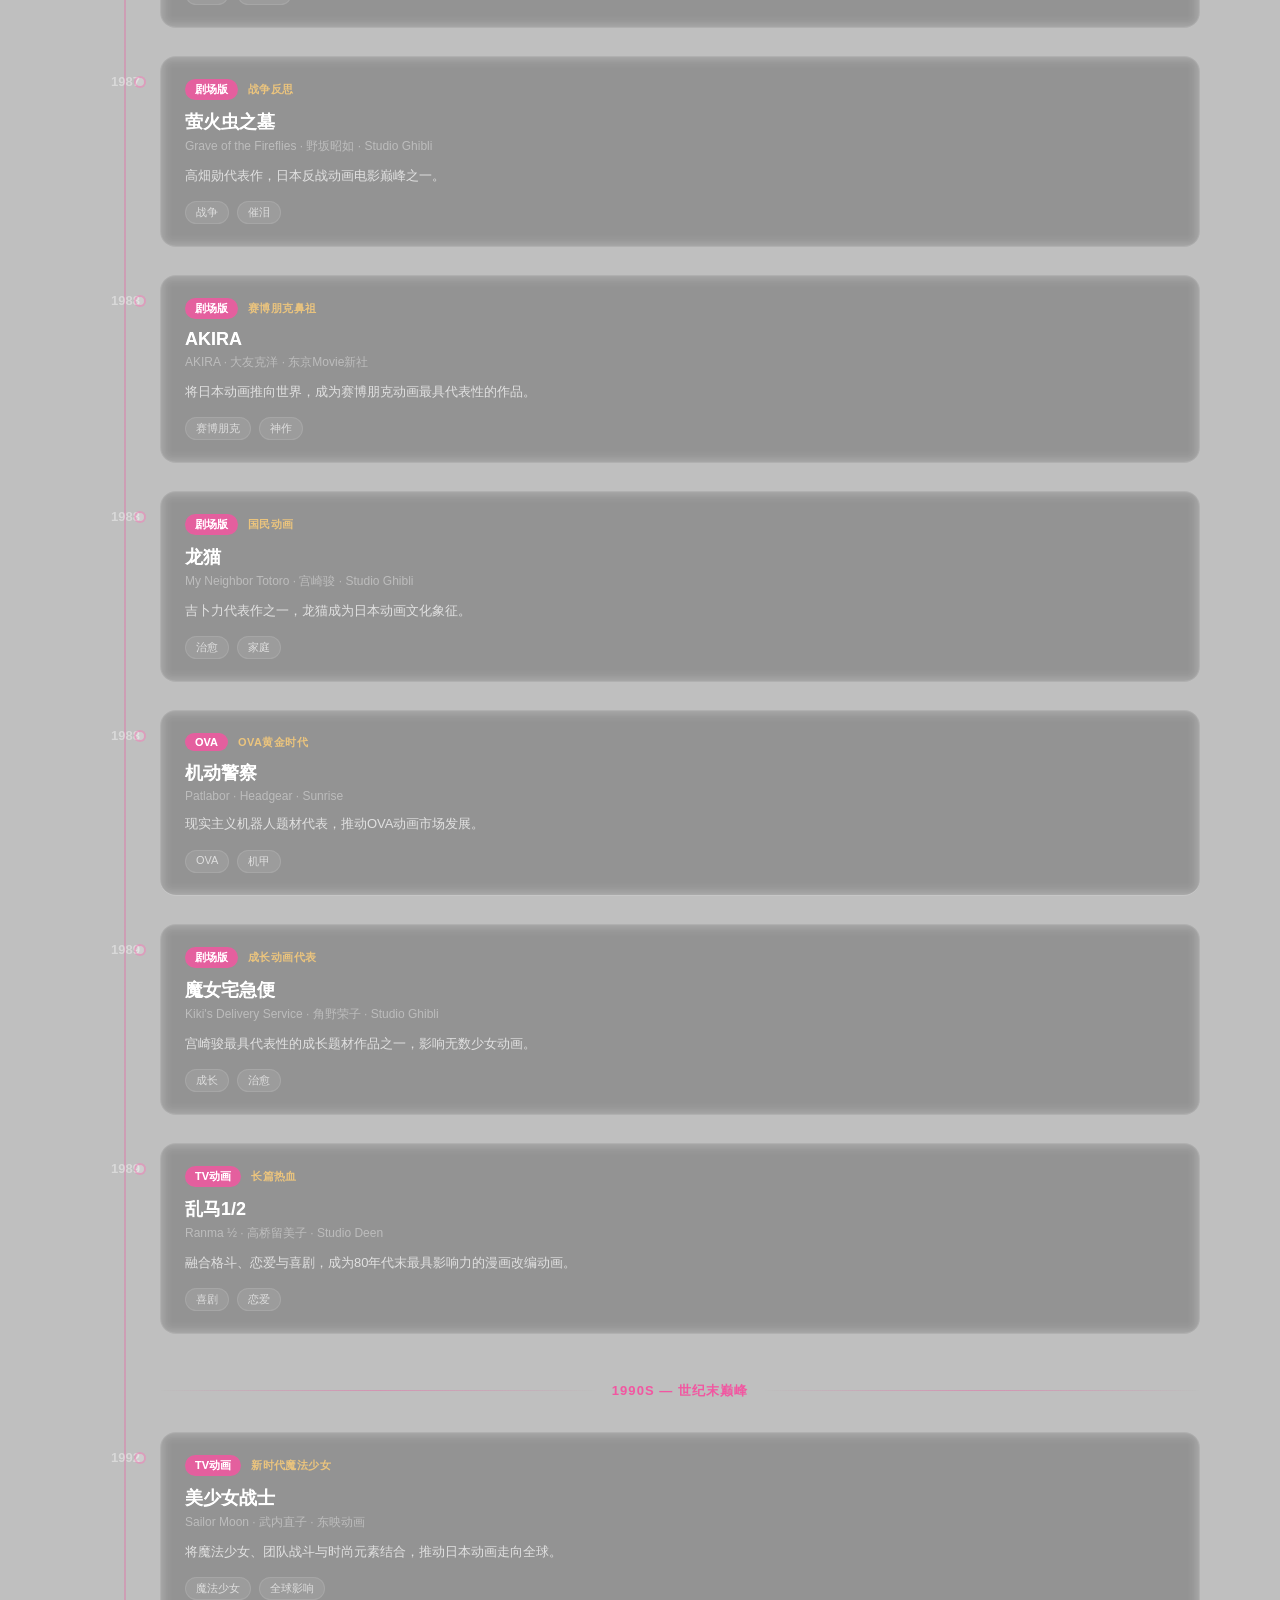
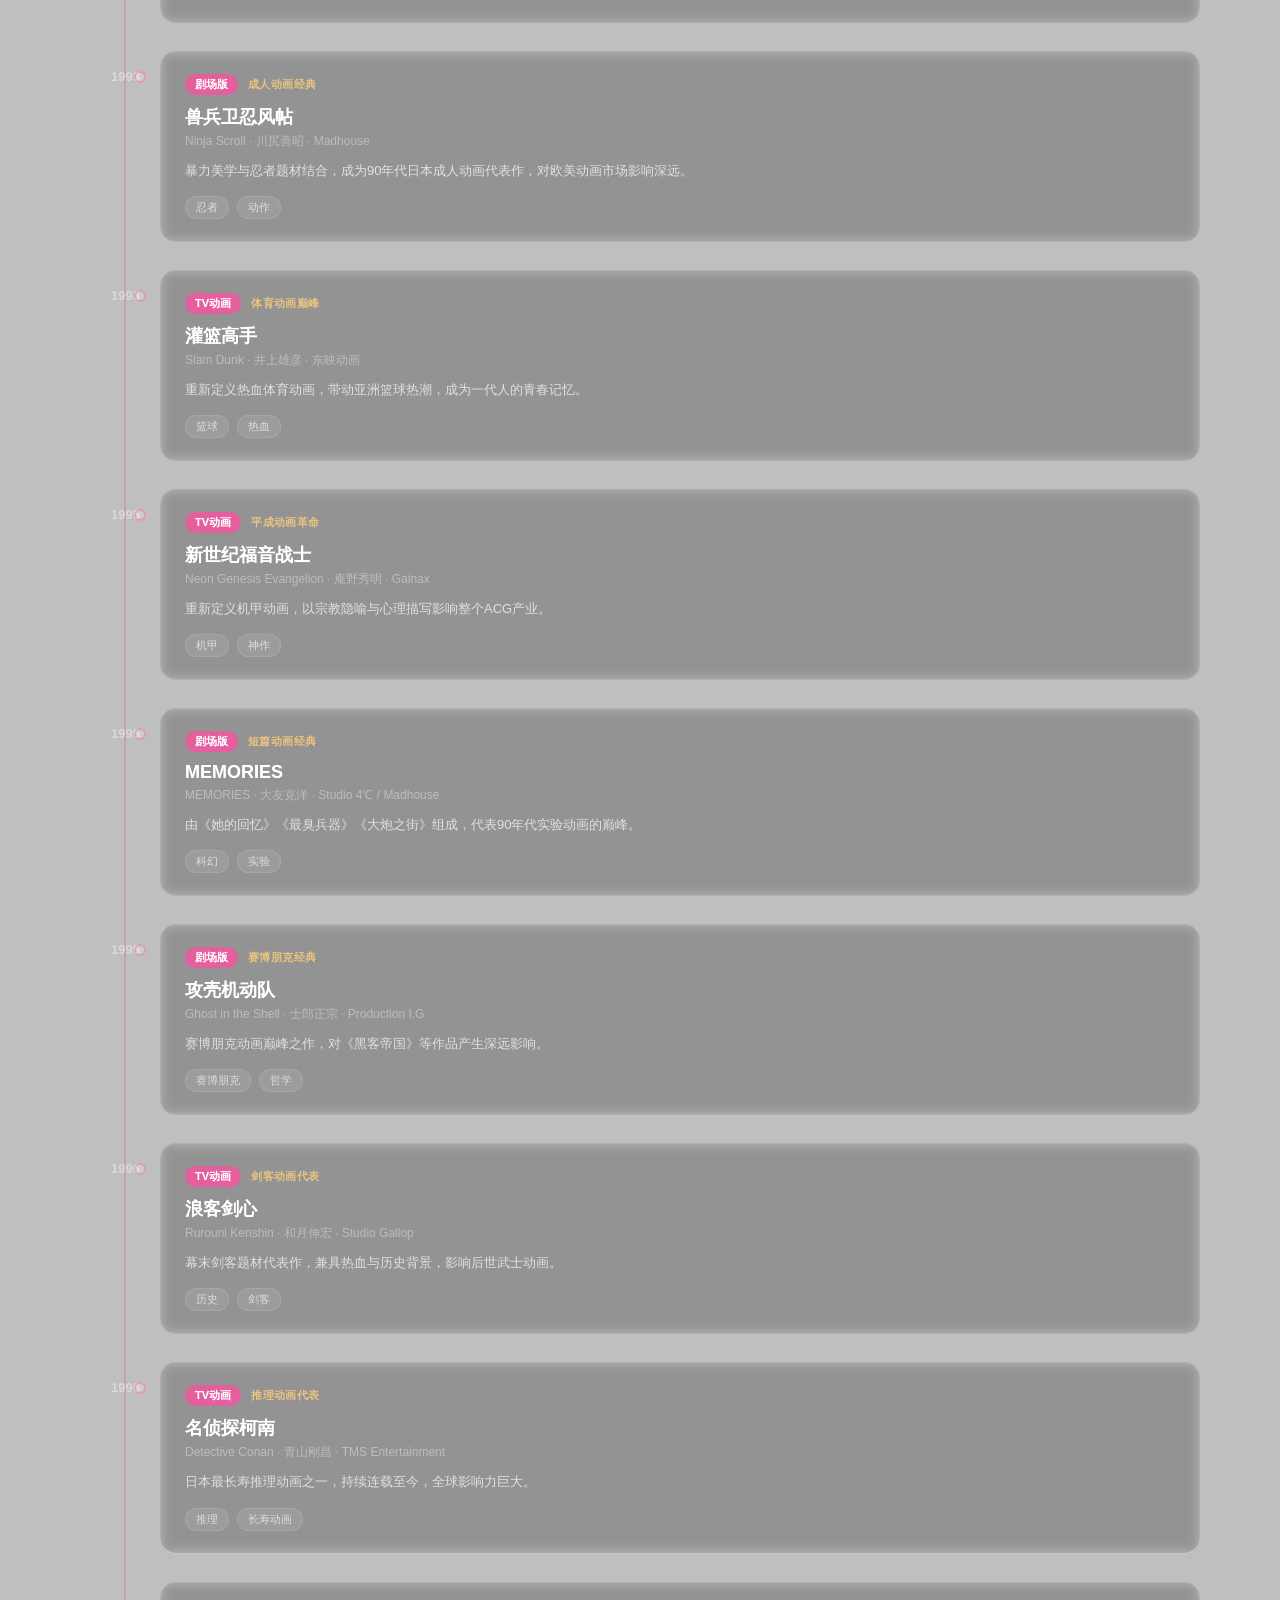
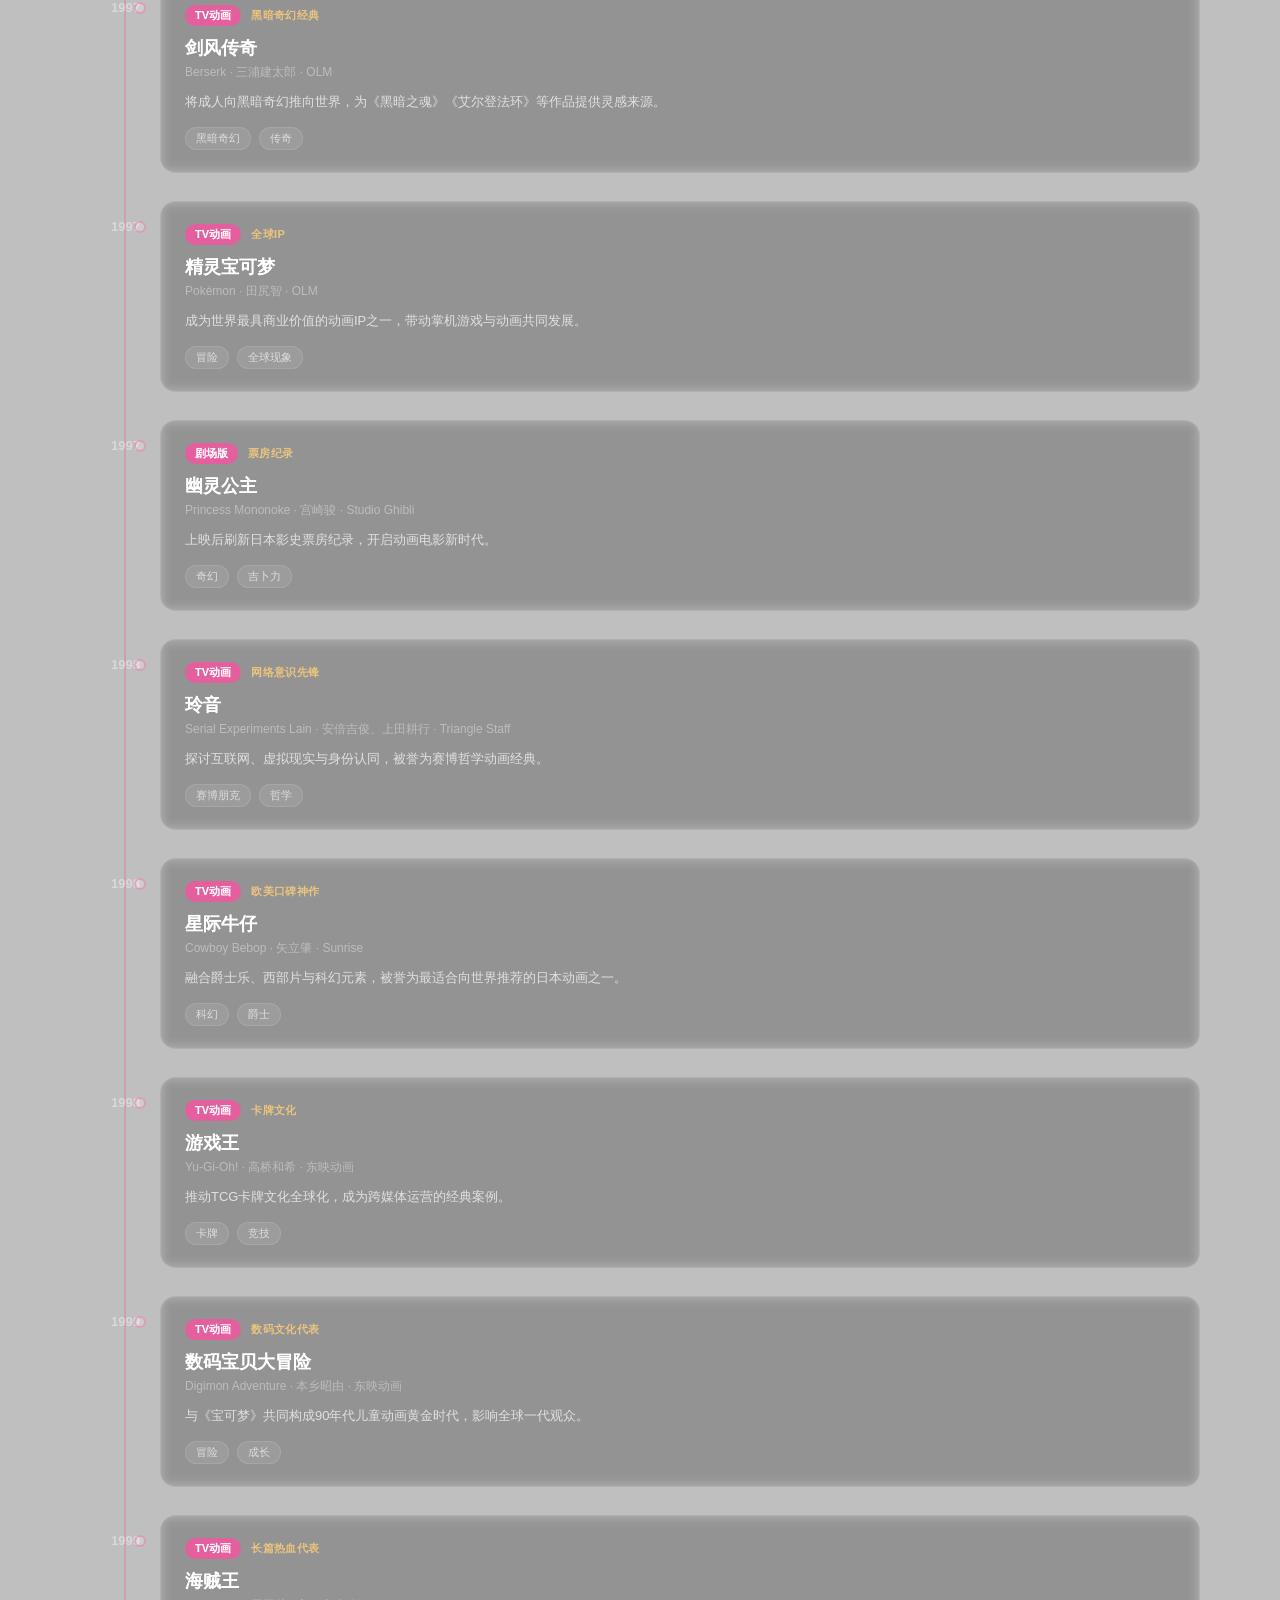
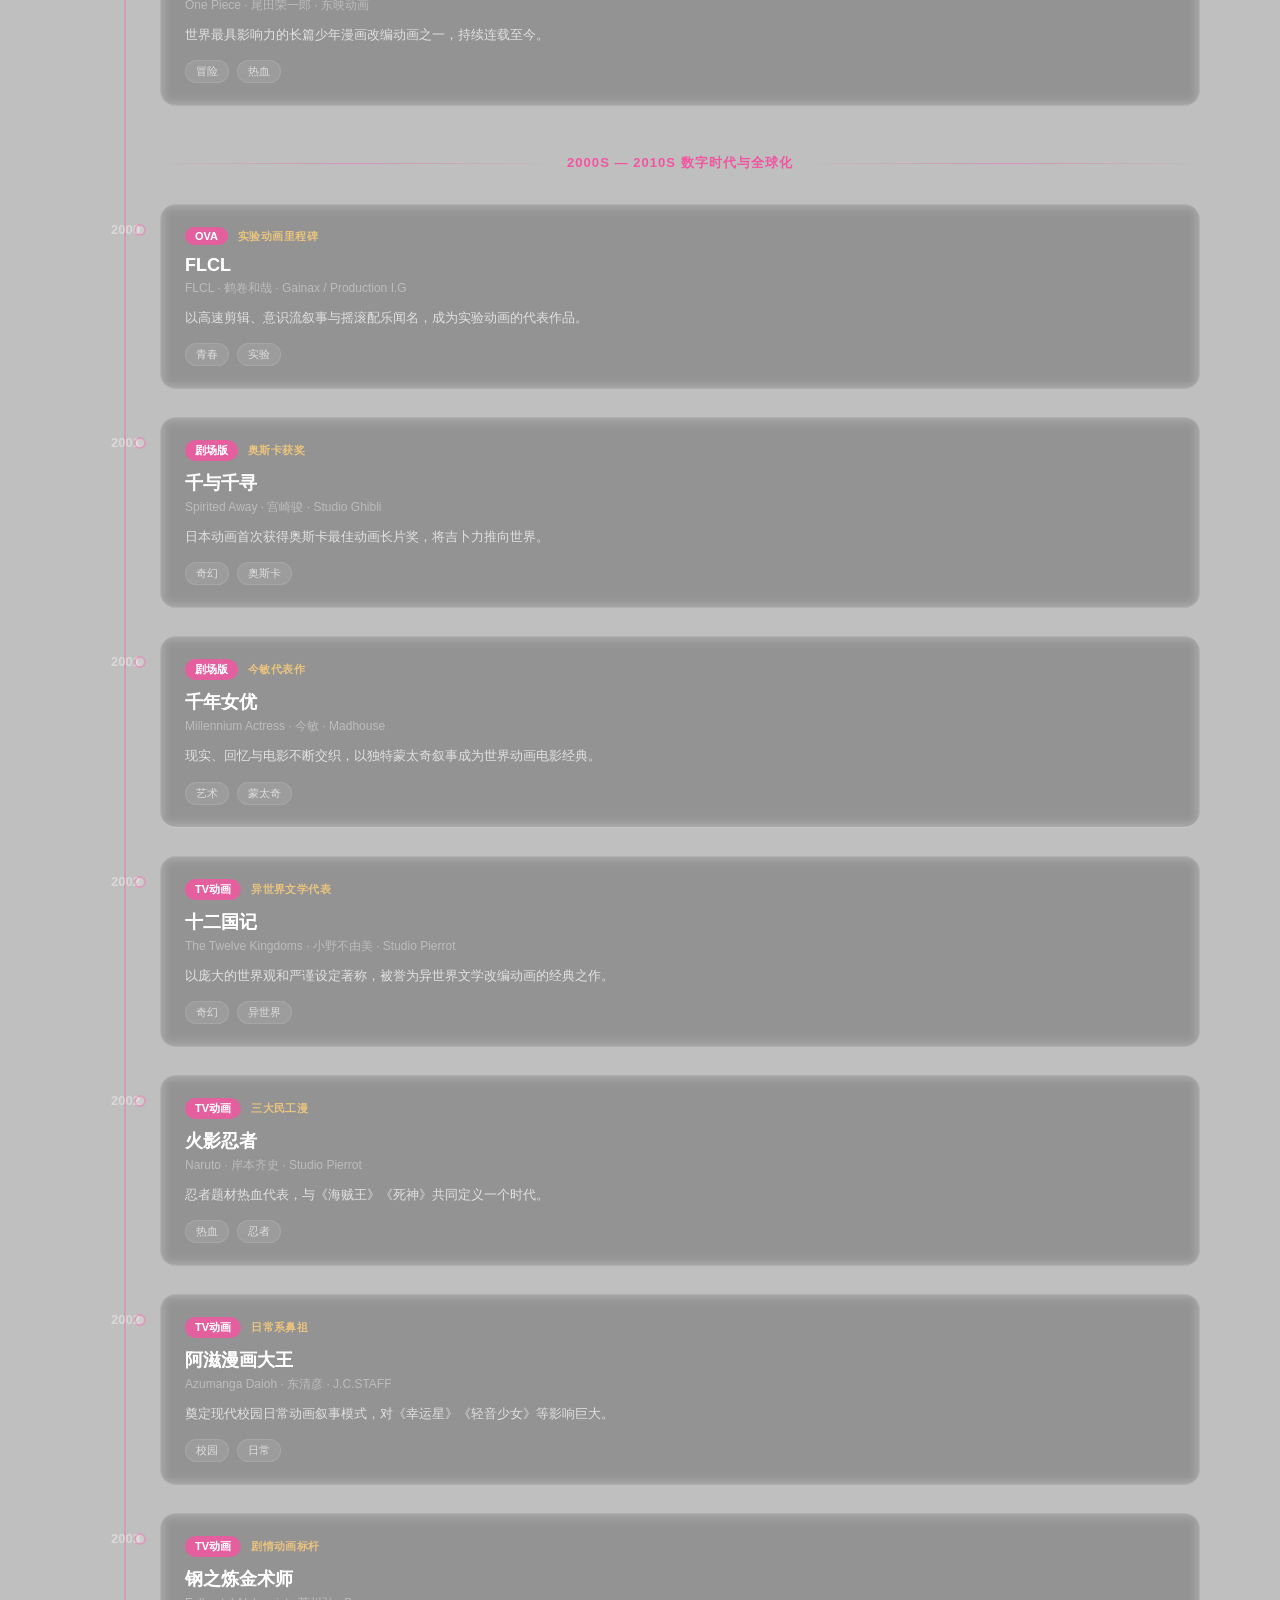
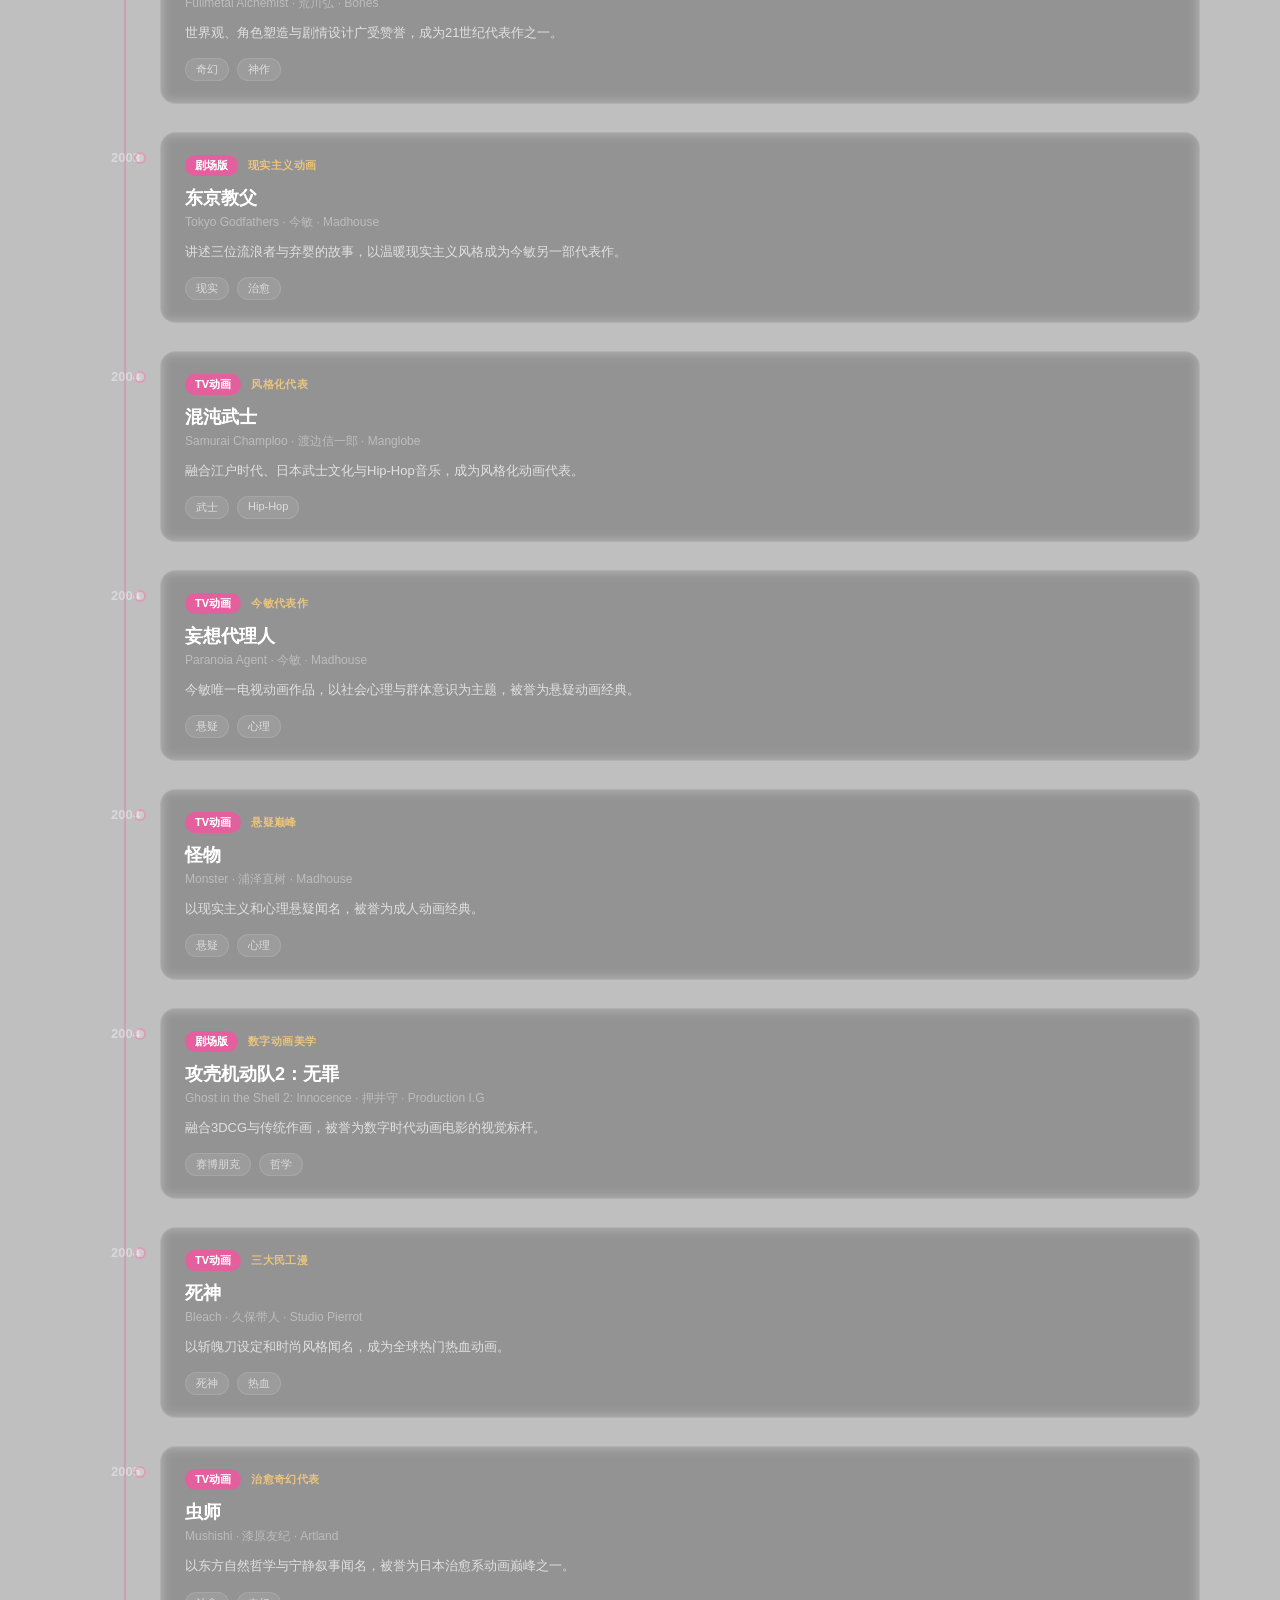
<file: museum.html>
<!DOCTYPE html>
<html lang="zh-CN">
<head>
<meta charset="UTF-8">
<meta name="viewport" content="width=device-width, initial-scale=1.0">
<title>博物馆 — Anime Nexus</title>
<link rel="stylesheet" href="https://cdnjs.cloudflare.com/ajax/libs/font-awesome/6.5.0/css/all.min.css">
<link rel="stylesheet" href="css/shared.css">
<link rel="stylesheet" href="css/museum.css">
</head>
<body>
<div class="app">

  <header class="navbar">
    <div class="inner navbar-inner">
      <a href="world.html" class="logo"><div class="logo-box">A</div>Anime <span>Nexus</span></a>
      <nav class="nav">
        <a href="world.html">首页</a>
        <a href="anime.html">动画</a>
        <a href="manga.html">漫画</a>
        <a href="game.html">游戏</a>
        <a href="news.html">新闻</a>
        <a href="museum.html" class="active">博物馆</a>
        <a href="community.html">社区</a>
      </nav>
      <div class="search">
        <i class="fa-solid fa-search"></i>
        <input type="text" placeholder="搜索作品、时代、关键词...">
      </div>
      <div id="nav-user-area"></div>
    </div>
  </header>

  <div class="page-hero">
    <div class="inner">
      <div class="breadcrumb"><a href="world.html">首页</a><span>/</span><span>博物馆</span></div>
      <h1><i class="fa-solid fa-landmark"></i> 二次元文化博物馆</h1>
      <p>按时间轴收录对动画、漫画、游戏行业产生深远影响的里程碑作品</p>
    </div>
  </div>

  <div class="inner">
    <div class="page-section">

      <!-- 年代筛选 -->
      <div class="filter-bar" style="margin-bottom:40px">
        <span class="filter-chip active" data-era="top">全部年代</span>
        <span class="filter-chip" data-era="era-1960s">1960s</span>
        <span class="filter-chip" data-era="era-1970s">1970s</span>
        <span class="filter-chip" data-era="era-1980s">1980s</span>
        <span class="filter-chip" data-era="era-1990s">1990s</span>
        <span class="filter-chip" data-era="era-2000s">2000s</span>
        <span class="filter-chip" data-era="era-2000s">2010s</span>
        <span class="filter-chip" data-era="era-2020s">2020s</span>
      </div>

      <!-- 时间线 -->
      <div class="timeline">

<!-- 1910 - 1950 -->
<div class="era-header" id="era-1910s">
  <div class="era-line"></div>
  <div class="era-label">1910s — 1950s 技术萌芽与日本动画诞生</div>
  <div class="era-line"></div>
</div>

<div class="timeline-item">
  <div class="tl-year">1917</div>
  <div class="tl-dot"></div>
  <div class="tl-card glass-card">
    <div class="tl-tag-row">
      <span class="tag anime">动画</span>
      <span class="tl-impact">行业奠基</span>
    </div>
    <h3>芋川椋三玄关番之卷</h3>
    <p class="tl-en">Imokawa Mukuzo: The Doorman · 下川凹天 · 天然色活动写真株式会社</p>
    <p class="tl-desc">日本最早公开上映的动画作品之一，标志着日本国产动画的正式诞生。</p>
    <div class="tl-badges">
      <span class="badge">日本动画起点</span>
      <span class="badge">默片动画</span>
    </div>
  </div>
</div>

<div class="timeline-item">
  <div class="tl-year">1918</div>
  <div class="tl-dot"></div>
  <div class="tl-card glass-card">
    <div class="tl-tag-row">
      <span class="tag anime">动画</span>
      <span class="tl-impact">民间故事</span>
    </div>
    <h3>猿蟹合战</h3>
    <p class="tl-en">Battle of the Monkey and the Crab · 北山清太郎 · 北山映画制作所</p>
    <p class="tl-desc">将日本传统寓言搬上银幕，推动民间故事动画的发展。</p>
    <div class="tl-badges">
      <span class="badge">神话改编</span>
      <span class="badge">短篇动画</span>
    </div>
  </div>
</div>

<div class="timeline-item">
  <div class="tl-year">1918</div>
  <div class="tl-dot"></div>
  <div class="tl-card glass-card">
    <div class="tl-tag-row">
      <span class="tag anime">动画</span>
      <span class="tl-impact">传统文化</span>
    </div>
    <h3>桃太郎</h3>
    <p class="tl-en">Momotaro · 北山清太郎 · 北山映画制作所</p>
    <p class="tl-desc">最早将日本经典民间英雄形象动画化，为后续桃太郎系列奠定基础。</p>
    <div class="tl-badges">
      <span class="badge">民间传说</span>
      <span class="badge">短篇动画</span>
    </div>
  </div>
</div>

<div class="timeline-item">
  <div class="tl-year">1924</div>
  <div class="tl-dot"></div>
  <div class="tl-card glass-card">
    <div class="tl-tag-row">
      <span class="tag anime">动画</span>
      <span class="tl-impact">寓言动画</span>
    </div>
    <h3>乌龟与兔子</h3>
    <p class="tl-en">The Hare and the Tortoise · 幸内纯一 · 幸内动画研究所</p>
    <p class="tl-desc">日本早期寓言动画代表，丰富了动画题材的发展方向。</p>
    <div class="tl-badges">
      <span class="badge">寓言故事</span>
      <span class="badge">教育动画</span>
    </div>
  </div>
</div>

<div class="timeline-item">
  <div class="tl-year">1933</div>
  <div class="tl-dot"></div>
  <div class="tl-card glass-card">
    <div class="tl-tag-row">
      <span class="tag anime">动画</span>
      <span class="tl-impact">首部有声</span>
    </div>
    <h3>力与世间女子</h3>
    <p class="tl-en">Chikara and the Woman of the World · 政冈宪三 · 政冈动画制作</p>
    <p class="tl-desc">日本第一部有声动画，推动动画进入声音时代。</p>
    <div class="tl-badges">
      <span class="badge">有声动画</span>
      <span class="badge">技术突破</span>
    </div>
  </div>
</div>

<div class="timeline-item">
  <div class="tl-year">1943</div>
  <div class="tl-dot"></div>
  <div class="tl-card glass-card">
    <div class="tl-tag-row">
      <span class="tag anime">动画</span>
      <span class="tl-impact">艺术动画</span>
    </div>
    <h3>蜘蛛与郁金香</h3>
    <p class="tl-en">Spider and Tulip · 政冈宪三 · 松竹动画</p>
    <p class="tl-desc">以精美画面和童话叙事闻名，被认为是日本早期艺术动画代表。</p>
    <div class="tl-badges">
      <span class="badge">童话</span>
      <span class="badge">艺术风格</span>
    </div>
  </div>
</div>

<div class="timeline-item">
  <div class="tl-year">1945</div>
  <div class="tl-dot"></div>
  <div class="tl-card glass-card">
    <div class="tl-tag-row">
      <span class="tag anime">动画</span>
      <span class="tl-impact">首部长篇</span>
    </div>
    <h3>桃太郎：神兵海之神</h3>
    <p class="tl-en">Momotaro: Divine Sea Warriors · 濑尾光世 · 松竹动画</p>
    <p class="tl-desc">日本第一部长篇动画电影，为后来的长篇动画制作积累经验。</p>
    <div class="tl-badges">
      <span class="badge">长篇动画</span>
      <span class="badge">历史里程碑</span>
    </div>
  </div>
</div>

<div class="timeline-item">
  <div class="tl-year">1958</div>
  <div class="tl-dot"></div>
  <div class="tl-card glass-card">
    <div class="tl-tag-row">
      <span class="tag anime">动画</span>
      <span class="tl-impact">首部彩色长片</span>
    </div>
    <h3>白蛇传</h3>
    <p class="tl-en">The Tale of the White Serpent · 中国民间故事改编 · 东映动画</p>
    <p class="tl-desc">日本第一部长篇彩色动画电影，开启现代商业动画时代。</p>
    <div class="tl-badges">
      <span class="badge">彩色动画</span>
      <span class="badge">东映经典</span>
    </div>
  </div>
</div>
<!-- 1960s -->
<div class="era-header" id="era-1960s">
  <div class="era-line"></div>
  <div class="era-label">1960s — 电视动画的崛起与进步</div>
  <div class="era-line"></div>
</div>

<div class="timeline-item">
  <div class="tl-year">1963</div>
  <div class="tl-dot"></div>
  <div class="tl-card glass-card">
    <div class="tl-tag-row">
      <span class="tag anime">TV动画</span>
      <span class="tl-impact">TV动画鼻祖</span>
    </div>
    <h3>铁臂阿童木</h3>
    <p class="tl-en">Astro Boy · 手冢治虫 · 虫Production</p>
    <p class="tl-desc">日本第一部连续电视动画，建立周播动画制作模式，开启电视动画时代。</p>
    <div class="tl-badges">
      <span class="badge">科幻</span>
      <span class="badge">行业奠基</span>
    </div>
  </div>
</div>

<div class="timeline-item">
  <div class="tl-year">1965</div>
  <div class="tl-dot"></div>
  <div class="tl-card glass-card">
    <div class="tl-tag-row">
      <span class="tag anime">TV动画</span>
      <span class="tl-impact">首部彩色TV动画</span>
    </div>
    <h3>森林大帝</h3>
    <p class="tl-en">Kimba the White Lion · 手冢治虫 · 虫Production</p>
    <p class="tl-desc">日本首部彩色电视动画，大幅推动彩色动画制作的发展。</p>
    <div class="tl-badges">
      <span class="badge">冒险</span>
      <span class="badge">彩色动画</span>
    </div>
  </div>
</div>

<div class="timeline-item">
  <div class="tl-year">1965</div>
  <div class="tl-dot"></div>
  <div class="tl-card glass-card">
    <div class="tl-tag-row">
      <span class="tag anime">TV动画</span>
      <span class="tl-impact">少女动画先驱</span>
    </div>
    <h3>魔法使莎莉</h3>
    <p class="tl-en">Sally the Witch · 横山光辉 · 东映动画</p>
    <p class="tl-desc">日本第一部魔法少女电视动画，为后来魔法少女类型奠定基础。</p>
    <div class="tl-badges">
      <span class="badge">魔法少女</span>
      <span class="badge">少女向</span>
    </div>
  </div>
</div>

<div class="timeline-item">
  <div class="tl-year">1966</div>
  <div class="tl-dot"></div>
  <div class="tl-card glass-card">
    <div class="tl-tag-row">
      <span class="tag anime">TV动画</span>
      <span class="tl-impact">魔法少女发展</span>
    </div>
    <h3>小魔女DoReMi（原型作品《秘密的阿克酱》）</h3>
    <p class="tl-en">Himitsu no Akko-chan · 赤冢不二夫 · 东映动画</p>
    <p class="tl-desc">变身少女题材正式形成，影响后世大量魔法少女动画。</p>
    <div class="tl-badges">
      <span class="badge">变身</span>
      <span class="badge">经典IP</span>
    </div>
  </div>
</div>

<div class="timeline-item">
  <div class="tl-year">1967</div>
  <div class="tl-dot"></div>
  <div class="tl-card glass-card">
    <div class="tl-tag-row">
      <span class="tag anime">TV动画</span>
      <span class="tl-impact">搞笑动画</span>
    </div>
    <h3>天才傻鹏</h3>
    <p class="tl-en">Tensai Bakabon · 赤冢不二夫 · 东京Movie</p>
    <p class="tl-desc">日本无厘头搞笑动画代表，影响日后大量喜剧作品。</p>
    <div class="tl-badges">
      <span class="badge">搞笑</span>
      <span class="badge">家庭</span>
    </div>
  </div>
</div>

<div class="timeline-item">
  <div class="tl-year">1968</div>
  <div class="tl-dot"></div>
  <div class="tl-card glass-card">
    <div class="tl-tag-row">
      <span class="tag anime">TV动画</span>
      <span class="tl-impact">体育动画奠基</span>
    </div>
    <h3>巨人之星</h3>
    <p class="tl-en">Star of the Giants · 梶原一骑 · 东京Movie</p>
    <p class="tl-desc">日本体育动画的开山之作，确立热血成长叙事模式。</p>
    <div class="tl-badges">
      <span class="badge">体育</span>
      <span class="badge">热血</span>
    </div>
  </div>
</div>

<div class="timeline-item">
  <div class="tl-year">1968</div>
  <div class="tl-dot"></div>
  <div class="tl-card glass-card">
    <div class="tl-tag-row">
      <span class="tag anime">TV动画</span>
      <span class="tl-impact">冒险经典</span>
    </div>
    <h3>太阳王子 霍尔斯的大冒险</h3>
    <p class="tl-en">The Great Adventure of Horus · 高畑勋 · 东映动画</p>
    <p class="tl-desc">高畑勋与宫崎骏首次深度合作，被誉为现代日本动画的重要起点。</p>
    <div class="tl-badges">
      <span class="badge">冒险</span>
      <span class="badge">东映经典</span>
    </div>
  </div>
</div>

<div class="timeline-item">
  <div class="tl-year">1969</div>
  <div class="tl-dot"></div>
  <div class="tl-card glass-card">
    <div class="tl-tag-row">
      <span class="tag anime">TV动画</span>
      <span class="tl-impact">国民动画</span>
    </div>
    <h3>海螺小姐</h3>
    <p class="tl-en">Sazae-san · 长谷川町子 · Eiken</p>
    <p class="tl-desc">世界播放时间最长的电视动画之一，日本家庭动画的代表作品。</p>
    <div class="tl-badges">
      <span class="badge">家庭</span>
      <span class="badge">长寿动画</span>
    </div>
  </div>
</div>

<div class="timeline-item">
  <div class="tl-year">1969</div>
  <div class="tl-dot"></div>
  <div class="tl-card glass-card">
    <div class="tl-tag-row">
      <span class="tag anime">TV动画</span>
      <span class="tl-impact">时代代表</span>
    </div>
    <h3>虎面人</h3>
    <p class="tl-en">Tiger Mask · 梶原一骑 · 东映动画</p>
    <p class="tl-desc">职业摔角题材经典，为热血英雄动画提供新的表现形式。</p>
    <div class="tl-badges">
      <span class="badge">热血</span>
      <span class="badge">竞技</span>
    </div>
  </div>
</div>
<!-- 1970s -->
<div class="era-header" id="era-1970s">
  <div class="era-line"></div>
  <div class="era-label">1970s — 题材深化与科幻崛起</div>
  <div class="era-line"></div>
</div>

<div class="timeline-item">
  <div class="tl-year">1971</div>
  <div class="tl-dot"></div>
  <div class="tl-card glass-card">
    <div class="tl-tag-row">
      <span class="tag anime">TV动画</span>
      <span class="tl-impact">国民英雄</span>
    </div>
    <h3>鲁邦三世</h3>
    <p class="tl-en">Lupin III · Monkey Punch · 东京Movie</p>
    <p class="tl-desc">日本成人向娱乐动画代表，融合动作、喜剧与犯罪元素，成为长寿经典IP。</p>
    <div class="tl-badges">
      <span class="badge">动作</span>
      <span class="badge">经典IP</span>
    </div>
  </div>
</div>

<div class="timeline-item">
  <div class="tl-year">1972</div>
  <div class="tl-dot"></div>
  <div class="tl-card glass-card">
    <div class="tl-tag-row">
      <span class="tag anime">TV动画</span>
      <span class="tl-impact">超级机器人鼻祖</span>
    </div>
    <h3>魔神Z</h3>
    <p class="tl-en">Mazinger Z · 永井豪 · 东映动画</p>
    <p class="tl-desc">首次提出巨大机器人由驾驶员操控的设定，奠定超级机器人动画体系。</p>
    <div class="tl-badges">
      <span class="badge">机甲</span>
      <span class="badge">超级机器人</span>
    </div>
  </div>
</div>

<div class="timeline-item">
  <div class="tl-year">1974</div>
  <div class="tl-dot"></div>
  <div class="tl-card glass-card">
    <div class="tl-tag-row">
      <span class="tag anime">TV动画</span>
      <span class="tl-impact">科幻革命</span>
    </div>
    <h3>宇宙战舰大和号</h3>
    <p class="tl-en">Space Battleship Yamato · 松本零士、西崎义展 · Academy Productions</p>
    <p class="tl-desc">将严肃科幻引入电视动画，被誉为日本SF动画革命的开端。</p>
    <div class="tl-badges">
      <span class="badge">科幻</span>
      <span class="badge">太空歌剧</span>
    </div>
  </div>
</div>

<div class="timeline-item">
  <div class="tl-year">1975</div>
  <div class="tl-dot"></div>
  <div class="tl-card glass-card">
    <div class="tl-tag-row">
      <span class="tag anime">TV动画</span>
      <span class="tl-impact">机器人发展</span>
    </div>
    <h3>勇者莱汀</h3>
    <p class="tl-en">Brave Raideen · 东北新社 · Sunrise</p>
    <p class="tl-desc">机器人动画进一步成熟，为后来的真实系机甲奠定基础。</p>
    <div class="tl-badges">
      <span class="badge">机甲</span>
      <span class="badge">机器人</span>
    </div>
  </div>
</div>

<div class="timeline-item">
  <div class="tl-year">1977</div>
  <div class="tl-dot"></div>
  <div class="tl-card glass-card">
    <div class="tl-tag-row">
      <span class="tag anime">TV动画</span>
      <span class="tl-impact">少女动画经典</span>
    </div>
    <h3>小甜甜</h3>
    <p class="tl-en">Candy Candy · 水木杏子、五十岚优美子 · 东映动画</p>
    <p class="tl-desc">70年代最具代表性的少女漫画改编作品之一，风靡亚洲。</p>
    <div class="tl-badges">
      <span class="badge">少女</span>
      <span class="badge">爱情</span>
    </div>
  </div>
</div>

<div class="timeline-item">
  <div class="tl-year">1978</div>
  <div class="tl-dot"></div>
  <div class="tl-card glass-card">
    <div class="tl-tag-row">
      <span class="tag anime">剧场版</span>
      <span class="tl-impact">宫崎骏代表</span>
    </div>
    <h3>未来少年柯南</h3>
    <p class="tl-en">Future Boy Conan · 宫崎骏 · 日本动画公司</p>
    <p class="tl-desc">宫崎骏首次担任导演的电视动画，展现环保、人文与冒险主题。</p>
    <div class="tl-badges">
      <span class="badge">冒险</span>
      <span class="badge">宫崎骏</span>
    </div>
  </div>
</div>

<div class="timeline-item">
  <div class="tl-year">1978</div>
  <div class="tl-dot"></div>
  <div class="tl-card glass-card">
    <div class="tl-tag-row">
      <span class="tag anime">TV动画</span>
      <span class="tl-impact">太空史诗</span>
    </div>
    <h3>银河铁道999</h3>
    <p class="tl-en">Galaxy Express 999 · 松本零士 · 东映动画</p>
    <p class="tl-desc">融合哲学、科幻与成长主题，是松本零士宇宙的重要代表作。</p>
    <div class="tl-badges">
      <span class="badge">科幻</span>
      <span class="badge">冒险</span>
    </div>
  </div>
</div>

<div class="timeline-item">
  <div class="tl-year">1979</div>
  <div class="tl-dot"></div>
  <div class="tl-card glass-card">
    <div class="tl-tag-row">
      <span class="tag anime">TV动画</span>
      <span class="tl-impact">真实系机甲鼻祖</span>
    </div>
    <h3>机动战士高达</h3>
    <p class="tl-en">Mobile Suit Gundam · 富野由悠季 · Sunrise</p>
    <p class="tl-desc">首次将机器人作为战争兵器描写，开启真实系机甲时代，对整个ACG影响深远。</p>
    <div class="tl-badges">
      <span class="badge">机甲</span>
      <span class="badge">真实系</span>
    </div>
  </div>
</div>

<div class="timeline-item">
  <div class="tl-year">1979</div>
  <div class="tl-dot"></div>
  <div class="tl-card glass-card">
    <div class="tl-tag-row">
      <span class="tag anime">TV动画</span>
      <span class="tl-impact">少女革命</span>
    </div>
    <h3>凡尔赛玫瑰</h3>
    <p class="tl-en">The Rose of Versailles · 池田理代子 · 东京Movie</p>
    <p class="tl-desc">少女漫画改编巅峰，以法国大革命为背景，提升了少女动画的艺术高度。</p>
    <div class="tl-badges">
      <span class="badge">历史</span>
      <span class="badge">少女</span>
    </div>
  </div>
</div>

<div class="timeline-item">
  <div class="tl-year">1983</div>
  <div class="tl-dot"></div>
  <div class="tl-card glass-card">
    <div class="tl-tag-row">
      <span class="tag anime">TV动画</span>
      <span class="tl-impact">都市时尚代表</span>
    </div>
    <h3>猫眼三姐妹</h3>
    <p class="tl-en">Cat's Eye · 北条司 · 东京Movie新社</p>
    <p class="tl-desc">融合都市、爱情、动作与时尚元素，塑造了80年代最具代表性的女性动画形象之一。</p>
    <div class="tl-badges">
      <span class="badge">都市</span>
      <span class="badge">怪盗</span>
    </div>
  </div>
</div>

<div class="timeline-item">
  <div class="tl-year">1993</div>
  <div class="tl-dot"></div>
  <div class="tl-card glass-card">
    <div class="tl-tag-row">
      <span class="tag anime">剧场版</span>
      <span class="tl-impact">政治科幻代表</span>
    </div>
    <h3>机动警察2 the Movie</h3>
    <p class="tl-en">Patlabor 2: The Movie · 押井守 · Production I.G</p>
    <p class="tl-desc">将现实政治、军事与哲学思考融入机甲动画，被誉为押井守导演生涯代表作之一。</p>
    <div class="tl-badges">
      <span class="badge">机甲</span>
      <span class="badge">政治</span>
    </div>
  </div>
</div>
<!-- 1980s -->
<div class="era-header" id="era-1980s">
  <div class="era-line"></div>
  <div class="era-label">1980s — 黄金时代，类型繁荣与赛博朋克</div>
  <div class="era-line"></div>
</div>

<div class="timeline-item">
  <div class="tl-year">1982</div>
  <div class="tl-dot"></div>
  <div class="tl-card glass-card">
    <div class="tl-tag-row">
      <span class="tag anime">TV动画</span>
      <span class="tl-impact">偶像动画先驱</span>
    </div>
    <h3>超时空要塞</h3>
    <p class="tl-en">Super Dimension Fortress Macross · 河森正治 · Studio Nue / 龙之子Production</p>
    <p class="tl-desc">将机甲、战争、偶像音乐三者结合，开启偶像动画与可变战机时代。</p>
    <div class="tl-badges">
      <span class="badge">机甲</span>
      <span class="badge">偶像</span>
    </div>
  </div>
</div>

<div class="timeline-item">
  <div class="tl-year">1983</div>
  <div class="tl-dot"></div>
  <div class="tl-card glass-card">
    <div class="tl-tag-row">
      <span class="tag anime">剧场版</span>
      <span class="tl-impact">高质量剧场版</span>
    </div>
    <h3>幻魔大战</h3>
    <p class="tl-en">Harmagedon · 平井和正 · Madhouse</p>
    <p class="tl-desc">日本早期高规格动画电影之一，大量实验性镜头影响后世动画制作。</p>
    <div class="tl-badges">
      <span class="badge">科幻</span>
      <span class="badge">超能力</span>
    </div>
  </div>
</div>

<div class="timeline-item">
  <div class="tl-year">1984</div>
  <div class="tl-dot"></div>
  <div class="tl-card glass-card">
    <div class="tl-tag-row">
      <span class="tag anime">剧场版</span>
      <span class="tl-impact">吉卜力前身</span>
    </div>
    <h3>风之谷</h3>
    <p class="tl-en">Nausicaä of the Valley of the Wind · 宫崎骏 · Topcraft</p>
    <p class="tl-desc">直接促成吉卜力工作室成立，被誉为环保主题动画经典。</p>
    <div class="tl-badges">
      <span class="badge">奇幻</span>
      <span class="badge">环保</span>
    </div>
  </div>
</div>

<div class="timeline-item">
  <div class="tl-year">1985</div>
  <div class="tl-dot"></div>
  <div class="tl-card glass-card">
    <div class="tl-tag-row">
      <span class="tag anime">OVA</span>
      <span class="tl-impact">黑暗奇幻先驱</span>
    </div>
    <h3>吸血鬼猎人D</h3>
    <p class="tl-en">Vampire Hunter D · 菊地秀行 · Ashi Productions</p>
    <p class="tl-desc">融合哥特、科幻与西部风格，对欧美黑暗奇幻动画和游戏产生深远影响。</p>
    <div class="tl-badges">
      <span class="badge">哥特</span>
      <span class="badge">吸血鬼</span>
    </div>
  </div>
</div>

<div class="timeline-item">
  <div class="tl-year">1985</div>
  <div class="tl-dot"></div>
  <div class="tl-card glass-card">
    <div class="tl-tag-row">
      <span class="tag anime">TV动画</span>
      <span class="tl-impact">热血时代开启</span>
    </div>
    <h3>龙珠</h3>
    <p class="tl-en">Dragon Ball · 鸟山明 · 东映动画</p>
    <p class="tl-desc">奠定现代少年热血动画模式，对全球漫画与动画影响深远。</p>
    <div class="tl-badges">
      <span class="badge">热血</span>
      <span class="badge">少年</span>
    </div>
  </div>
</div>

<div class="timeline-item">
  <div class="tl-year">1986</div>
  <div class="tl-dot"></div>
  <div class="tl-card glass-card">
    <div class="tl-tag-row">
      <span class="tag anime">剧场版</span>
      <span class="tl-impact">吉卜力开端</span>
    </div>
    <h3>天空之城</h3>
    <p class="tl-en">Castle in the Sky · 宫崎骏 · Studio Ghibli</p>
    <p class="tl-desc">吉卜力成立后的首部长篇动画电影，确立工作室艺术风格。</p>
    <div class="tl-badges">
      <span class="badge">冒险</span>
      <span class="badge">吉卜力</span>
    </div>
  </div>
</div>

<div class="timeline-item">
  <div class="tl-year">1987</div>
  <div class="tl-dot"></div>
  <div class="tl-card glass-card">
    <div class="tl-tag-row">
      <span class="tag anime">剧场版</span>
      <span class="tl-impact">战争反思</span>
    </div>
    <h3>萤火虫之墓</h3>
    <p class="tl-en">Grave of the Fireflies · 野坂昭如 · Studio Ghibli</p>
    <p class="tl-desc">高畑勋代表作，日本反战动画电影巅峰之一。</p>
    <div class="tl-badges">
      <span class="badge">战争</span>
      <span class="badge">催泪</span>
    </div>
  </div>
</div>

<div class="timeline-item">
  <div class="tl-year">1988</div>
  <div class="tl-dot"></div>
  <div class="tl-card glass-card">
    <div class="tl-tag-row">
      <span class="tag anime">剧场版</span>
      <span class="tl-impact">赛博朋克鼻祖</span>
    </div>
    <h3>AKIRA</h3>
    <p class="tl-en">AKIRA · 大友克洋 · 东京Movie新社</p>
    <p class="tl-desc">将日本动画推向世界，成为赛博朋克动画最具代表性的作品。</p>
    <div class="tl-badges">
      <span class="badge">赛博朋克</span>
      <span class="badge">神作</span>
    </div>
  </div>
</div>

<div class="timeline-item">
  <div class="tl-year">1988</div>
  <div class="tl-dot"></div>
  <div class="tl-card glass-card">
    <div class="tl-tag-row">
      <span class="tag anime">剧场版</span>
      <span class="tl-impact">国民动画</span>
    </div>
    <h3>龙猫</h3>
    <p class="tl-en">My Neighbor Totoro · 宫崎骏 · Studio Ghibli</p>
    <p class="tl-desc">吉卜力代表作之一，龙猫成为日本动画文化象征。</p>
    <div class="tl-badges">
      <span class="badge">治愈</span>
      <span class="badge">家庭</span>
    </div>
  </div>
</div>

<div class="timeline-item">
  <div class="tl-year">1988</div>
  <div class="tl-dot"></div>
  <div class="tl-card glass-card">
    <div class="tl-tag-row">
      <span class="tag anime">OVA</span>
      <span class="tl-impact">OVA黄金时代</span>
    </div>
    <h3>机动警察</h3>
    <p class="tl-en">Patlabor · Headgear · Sunrise</p>
    <p class="tl-desc">现实主义机器人题材代表，推动OVA动画市场发展。</p>
    <div class="tl-badges">
      <span class="badge">OVA</span>
      <span class="badge">机甲</span>
    </div>
  </div>
</div>

<div class="timeline-item">
  <div class="tl-year">1989</div>
  <div class="tl-dot"></div>
  <div class="tl-card glass-card">
    <div class="tl-tag-row">
      <span class="tag anime">剧场版</span>
      <span class="tl-impact">成长动画代表</span>
    </div>
    <h3>魔女宅急便</h3>
    <p class="tl-en">Kiki's Delivery Service · 角野荣子 · Studio Ghibli</p>
    <p class="tl-desc">宫崎骏最具代表性的成长题材作品之一，影响无数少女动画。</p>
    <div class="tl-badges">
      <span class="badge">成长</span>
      <span class="badge">治愈</span>
    </div>
  </div>
</div>

<div class="timeline-item">
  <div class="tl-year">1989</div>
  <div class="tl-dot"></div>
  <div class="tl-card glass-card">
    <div class="tl-tag-row">
      <span class="tag anime">TV动画</span>
      <span class="tl-impact">长篇热血</span>
    </div>
    <h3>乱马1/2</h3>
    <p class="tl-en">Ranma ½ · 高桥留美子 · Studio Deen</p>
    <p class="tl-desc">融合格斗、恋爱与喜剧，成为80年代末最具影响力的漫画改编动画。</p>
    <div class="tl-badges">
      <span class="badge">喜剧</span>
      <span class="badge">恋爱</span>
    </div>
  </div>
</div>
<!-- 1990s -->
<div class="era-header" id="era-1990s">
  <div class="era-line"></div>
  <div class="era-label">1990s — 世纪末巅峰</div>
  <div class="era-line"></div>
</div>

<div class="timeline-item">
  <div class="tl-year">1992</div>
  <div class="tl-dot"></div>
  <div class="tl-card glass-card">
    <div class="tl-tag-row">
      <span class="tag anime">TV动画</span>
      <span class="tl-impact">新时代魔法少女</span>
    </div>
    <h3>美少女战士</h3>
    <p class="tl-en">Sailor Moon · 武内直子 · 东映动画</p>
    <p class="tl-desc">将魔法少女、团队战斗与时尚元素结合，推动日本动画走向全球。</p>
    <div class="tl-badges">
      <span class="badge">魔法少女</span>
      <span class="badge">全球影响</span>
    </div>
  </div>
</div>

<div class="timeline-item">
  <div class="tl-year">1993</div>
  <div class="tl-dot"></div>
  <div class="tl-card glass-card">
    <div class="tl-tag-row">
      <span class="tag anime">剧场版</span>
      <span class="tl-impact">成人动画经典</span>
    </div>
    <h3>兽兵卫忍风帖</h3>
    <p class="tl-en">Ninja Scroll · 川尻善昭 · Madhouse</p>
    <p class="tl-desc">暴力美学与忍者题材结合，成为90年代日本成人动画代表作，对欧美动画市场影响深远。</p>
    <div class="tl-badges">
      <span class="badge">忍者</span>
      <span class="badge">动作</span>
    </div>
  </div>
</div>

<div class="timeline-item">
  <div class="tl-year">1993</div>
  <div class="tl-dot"></div>
  <div class="tl-card glass-card">
    <div class="tl-tag-row">
      <span class="tag anime">TV动画</span>
      <span class="tl-impact">体育动画巅峰</span>
    </div>
    <h3>灌篮高手</h3>
    <p class="tl-en">Slam Dunk · 井上雄彦 · 东映动画</p>
    <p class="tl-desc">重新定义热血体育动画，带动亚洲篮球热潮，成为一代人的青春记忆。</p>
    <div class="tl-badges">
      <span class="badge">篮球</span>
      <span class="badge">热血</span>
    </div>
  </div>
</div>

<div class="timeline-item">
  <div class="tl-year">1995</div>
  <div class="tl-dot"></div>
  <div class="tl-card glass-card">
    <div class="tl-tag-row">
      <span class="tag anime">TV动画</span>
      <span class="tl-impact">平成动画革命</span>
    </div>
    <h3>新世纪福音战士</h3>
    <p class="tl-en">Neon Genesis Evangelion · 庵野秀明 · Gainax</p>
    <p class="tl-desc">重新定义机甲动画，以宗教隐喻与心理描写影响整个ACG产业。</p>
    <div class="tl-badges">
      <span class="badge">机甲</span>
      <span class="badge">神作</span>
    </div>
  </div>
</div>

<div class="timeline-item">
  <div class="tl-year">1995</div>
  <div class="tl-dot"></div>
  <div class="tl-card glass-card">
    <div class="tl-tag-row">
      <span class="tag anime">剧场版</span>
      <span class="tl-impact">短篇动画经典</span>
    </div>
    <h3>MEMORIES</h3>
    <p class="tl-en">MEMORIES · 大友克洋 · Studio 4℃ / Madhouse</p>
    <p class="tl-desc">由《她的回忆》《最臭兵器》《大炮之街》组成，代表90年代实验动画的巅峰。</p>
    <div class="tl-badges">
      <span class="badge">科幻</span>
      <span class="badge">实验</span>
    </div>
  </div>
</div>

<div class="timeline-item">
  <div class="tl-year">1995</div>
  <div class="tl-dot"></div>
  <div class="tl-card glass-card">
    <div class="tl-tag-row">
      <span class="tag anime">剧场版</span>
      <span class="tl-impact">赛博朋克经典</span>
    </div>
    <h3>攻壳机动队</h3>
    <p class="tl-en">Ghost in the Shell · 士郎正宗 · Production I.G</p>
    <p class="tl-desc">赛博朋克动画巅峰之作，对《黑客帝国》等作品产生深远影响。</p>
    <div class="tl-badges">
      <span class="badge">赛博朋克</span>
      <span class="badge">哲学</span>
    </div>
  </div>
</div>

<div class="timeline-item">
  <div class="tl-year">1996</div>
  <div class="tl-dot"></div>
  <div class="tl-card glass-card">
    <div class="tl-tag-row">
      <span class="tag anime">TV动画</span>
      <span class="tl-impact">剑客动画代表</span>
    </div>
    <h3>浪客剑心</h3>
    <p class="tl-en">Rurouni Kenshin · 和月伸宏 · Studio Gallop</p>
    <p class="tl-desc">幕末剑客题材代表作，兼具热血与历史背景，影响后世武士动画。</p>
    <div class="tl-badges">
      <span class="badge">历史</span>
      <span class="badge">剑客</span>
    </div>
  </div>
</div>

<div class="timeline-item">
  <div class="tl-year">1996</div>
  <div class="tl-dot"></div>
  <div class="tl-card glass-card">
    <div class="tl-tag-row">
      <span class="tag anime">TV动画</span>
      <span class="tl-impact">推理动画代表</span>
    </div>
    <h3>名侦探柯南</h3>
    <p class="tl-en">Detective Conan · 青山刚昌 · TMS Entertainment</p>
    <p class="tl-desc">日本最长寿推理动画之一，持续连载至今，全球影响力巨大。</p>
    <div class="tl-badges">
      <span class="badge">推理</span>
      <span class="badge">长寿动画</span>
    </div>
  </div>
</div>

<div class="timeline-item">
  <div class="tl-year">1997</div>
  <div class="tl-dot"></div>
  <div class="tl-card glass-card">
    <div class="tl-tag-row">
      <span class="tag anime">TV动画</span>
      <span class="tl-impact">黑暗奇幻经典</span>
    </div>
    <h3>剑风传奇</h3>
    <p class="tl-en">Berserk · 三浦建太郎 · OLM</p>
    <p class="tl-desc">将成人向黑暗奇幻推向世界，为《黑暗之魂》《艾尔登法环》等作品提供灵感来源。</p>
    <div class="tl-badges">
      <span class="badge">黑暗奇幻</span>
      <span class="badge">传奇</span>
    </div>
  </div>
</div>

<div class="timeline-item">
  <div class="tl-year">1997</div>
  <div class="tl-dot"></div>
  <div class="tl-card glass-card">
    <div class="tl-tag-row">
      <span class="tag anime">TV动画</span>
      <span class="tl-impact">全球IP</span>
    </div>
    <h3>精灵宝可梦</h3>
    <p class="tl-en">Pokémon · 田尻智 · OLM</p>
    <p class="tl-desc">成为世界最具商业价值的动画IP之一，带动掌机游戏与动画共同发展。</p>
    <div class="tl-badges">
      <span class="badge">冒险</span>
      <span class="badge">全球现象</span>
    </div>
  </div>
</div>

<div class="timeline-item">
  <div class="tl-year">1997</div>
  <div class="tl-dot"></div>
  <div class="tl-card glass-card">
    <div class="tl-tag-row">
      <span class="tag anime">剧场版</span>
      <span class="tl-impact">票房纪录</span>
    </div>
    <h3>幽灵公主</h3>
    <p class="tl-en">Princess Mononoke · 宫崎骏 · Studio Ghibli</p>
    <p class="tl-desc">上映后刷新日本影史票房纪录，开启动画电影新时代。</p>
    <div class="tl-badges">
      <span class="badge">奇幻</span>
      <span class="badge">吉卜力</span>
    </div>
  </div>
</div>

<div class="timeline-item">
  <div class="tl-year">1998</div>
  <div class="tl-dot"></div>
  <div class="tl-card glass-card">
    <div class="tl-tag-row">
      <span class="tag anime">TV动画</span>
      <span class="tl-impact">网络意识先锋</span>
    </div>
    <h3>玲音</h3>
    <p class="tl-en">Serial Experiments Lain · 安倍吉俊、上田耕行 · Triangle Staff</p>
    <p class="tl-desc">探讨互联网、虚拟现实与身份认同，被誉为赛博哲学动画经典。</p>
    <div class="tl-badges">
      <span class="badge">赛博朋克</span>
      <span class="badge">哲学</span>
    </div>
  </div>
</div>

<div class="timeline-item">
  <div class="tl-year">1998</div>
  <div class="tl-dot"></div>
  <div class="tl-card glass-card">
    <div class="tl-tag-row">
      <span class="tag anime">TV动画</span>
      <span class="tl-impact">欧美口碑神作</span>
    </div>
    <h3>星际牛仔</h3>
    <p class="tl-en">Cowboy Bebop · 矢立肇 · Sunrise</p>
    <p class="tl-desc">融合爵士乐、西部片与科幻元素，被誉为最适合向世界推荐的日本动画之一。</p>
    <div class="tl-badges">
      <span class="badge">科幻</span>
      <span class="badge">爵士</span>
    </div>
  </div>
</div>

<div class="timeline-item">
  <div class="tl-year">1998</div>
  <div class="tl-dot"></div>
  <div class="tl-card glass-card">
    <div class="tl-tag-row">
      <span class="tag anime">TV动画</span>
      <span class="tl-impact">卡牌文化</span>
    </div>
    <h3>游戏王</h3>
    <p class="tl-en">Yu-Gi-Oh! · 高桥和希 · 东映动画</p>
    <p class="tl-desc">推动TCG卡牌文化全球化，成为跨媒体运营的经典案例。</p>
    <div class="tl-badges">
      <span class="badge">卡牌</span>
      <span class="badge">竞技</span>
    </div>
  </div>
</div>

<div class="timeline-item">
  <div class="tl-year">1999</div>
  <div class="tl-dot"></div>
  <div class="tl-card glass-card">
    <div class="tl-tag-row">
      <span class="tag anime">TV动画</span>
      <span class="tl-impact">数码文化代表</span>
    </div>
    <h3>数码宝贝大冒险</h3>
    <p class="tl-en">Digimon Adventure · 本乡昭由 · 东映动画</p>
    <p class="tl-desc">与《宝可梦》共同构成90年代儿童动画黄金时代，影响全球一代观众。</p>
    <div class="tl-badges">
      <span class="badge">冒险</span>
      <span class="badge">成长</span>
    </div>
  </div>
</div>

<div class="timeline-item">
  <div class="tl-year">1999</div>
  <div class="tl-dot"></div>
  <div class="tl-card glass-card">
    <div class="tl-tag-row">
      <span class="tag anime">TV动画</span>
      <span class="tl-impact">长篇热血代表</span>
    </div>
    <h3>海贼王</h3>
    <p class="tl-en">One Piece · 尾田荣一郎 · 东映动画</p>
    <p class="tl-desc">世界最具影响力的长篇少年漫画改编动画之一，持续连载至今。</p>
    <div class="tl-badges">
      <span class="badge">冒险</span>
      <span class="badge">热血</span>
    </div>
  </div>
</div>
<!-- 2000s - 2010s -->
<div class="era-header" id="era-2000s">
  <div class="era-line"></div>
  <div class="era-label">2000s — 2010s 数字时代与全球化</div>
  <div class="era-line"></div>
</div>

<div class="timeline-item">
  <div class="tl-year">2000</div>
  <div class="tl-dot"></div>
  <div class="tl-card glass-card">
    <div class="tl-tag-row">
      <span class="tag anime">OVA</span>
      <span class="tl-impact">实验动画里程碑</span>
    </div>
    <h3>FLCL</h3>
    <p class="tl-en">FLCL · 鹤卷和哉 · Gainax / Production I.G</p>
    <p class="tl-desc">以高速剪辑、意识流叙事与摇滚配乐闻名，成为实验动画的代表作品。</p>
    <div class="tl-badges">
      <span class="badge">青春</span>
      <span class="badge">实验</span>
    </div>
  </div>
</div>

<div class="timeline-item">
  <div class="tl-year">2001</div>
  <div class="tl-dot"></div>
  <div class="tl-card glass-card">
    <div class="tl-tag-row">
      <span class="tag anime">剧场版</span>
      <span class="tl-impact">奥斯卡获奖</span>
    </div>
    <h3>千与千寻</h3>
    <p class="tl-en">Spirited Away · 宫崎骏 · Studio Ghibli</p>
    <p class="tl-desc">日本动画首次获得奥斯卡最佳动画长片奖，将吉卜力推向世界。</p>
    <div class="tl-badges">
      <span class="badge">奇幻</span>
      <span class="badge">奥斯卡</span>
    </div>
  </div>
</div>

<div class="timeline-item">
  <div class="tl-year">2001</div>
  <div class="tl-dot"></div>
  <div class="tl-card glass-card">
    <div class="tl-tag-row">
      <span class="tag anime">剧场版</span>
      <span class="tl-impact">今敏代表作</span>
    </div>
    <h3>千年女优</h3>
    <p class="tl-en">Millennium Actress · 今敏 · Madhouse</p>
    <p class="tl-desc">现实、回忆与电影不断交织，以独特蒙太奇叙事成为世界动画电影经典。</p>
    <div class="tl-badges">
      <span class="badge">艺术</span>
      <span class="badge">蒙太奇</span>
    </div>
  </div>
</div>

<div class="timeline-item">
  <div class="tl-year">2002</div>
  <div class="tl-dot"></div>
  <div class="tl-card glass-card">
    <div class="tl-tag-row">
      <span class="tag anime">TV动画</span>
      <span class="tl-impact">异世界文学代表</span>
    </div>
    <h3>十二国记</h3>
    <p class="tl-en">The Twelve Kingdoms · 小野不由美 · Studio Pierrot</p>
    <p class="tl-desc">以庞大的世界观和严谨设定著称，被誉为异世界文学改编动画的经典之作。</p>
    <div class="tl-badges">
      <span class="badge">奇幻</span>
      <span class="badge">异世界</span>
    </div>
  </div>
</div>

<div class="timeline-item">
  <div class="tl-year">2002</div>
  <div class="tl-dot"></div>
  <div class="tl-card glass-card">
    <div class="tl-tag-row">
      <span class="tag anime">TV动画</span>
      <span class="tl-impact">三大民工漫</span>
    </div>
    <h3>火影忍者</h3>
    <p class="tl-en">Naruto · 岸本齐史 · Studio Pierrot</p>
    <p class="tl-desc">忍者题材热血代表，与《海贼王》《死神》共同定义一个时代。</p>
    <div class="tl-badges">
      <span class="badge">热血</span>
      <span class="badge">忍者</span>
    </div>
  </div>
</div>

<div class="timeline-item">
  <div class="tl-year">2002</div>
  <div class="tl-dot"></div>
  <div class="tl-card glass-card">
    <div class="tl-tag-row">
      <span class="tag anime">TV动画</span>
      <span class="tl-impact">日常系鼻祖</span>
    </div>
    <h3>阿滋漫画大王</h3>
    <p class="tl-en">Azumanga Daioh · 东清彦 · J.C.STAFF</p>
    <p class="tl-desc">奠定现代校园日常动画叙事模式，对《幸运星》《轻音少女》等影响巨大。</p>
    <div class="tl-badges">
      <span class="badge">校园</span>
      <span class="badge">日常</span>
    </div>
  </div>
</div>

<div class="timeline-item">
  <div class="tl-year">2003</div>
  <div class="tl-dot"></div>
  <div class="tl-card glass-card">
    <div class="tl-tag-row">
      <span class="tag anime">TV动画</span>
      <span class="tl-impact">剧情动画标杆</span>
    </div>
    <h3>钢之炼金术师</h3>
    <p class="tl-en">Fullmetal Alchemist · 荒川弘 · Bones</p>
    <p class="tl-desc">世界观、角色塑造与剧情设计广受赞誉，成为21世纪代表作之一。</p>
    <div class="tl-badges">
      <span class="badge">奇幻</span>
      <span class="badge">神作</span>
    </div>
  </div>
</div>

<div class="timeline-item">
  <div class="tl-year">2003</div>
  <div class="tl-dot"></div>
  <div class="tl-card glass-card">
    <div class="tl-tag-row">
      <span class="tag anime">剧场版</span>
      <span class="tl-impact">现实主义动画</span>
    </div>
    <h3>东京教父</h3>
    <p class="tl-en">Tokyo Godfathers · 今敏 · Madhouse</p>
    <p class="tl-desc">讲述三位流浪者与弃婴的故事，以温暖现实主义风格成为今敏另一部代表作。</p>
    <div class="tl-badges">
      <span class="badge">现实</span>
      <span class="badge">治愈</span>
    </div>
  </div>
</div>

<div class="timeline-item">
  <div class="tl-year">2004</div>
  <div class="tl-dot"></div>
  <div class="tl-card glass-card">
    <div class="tl-tag-row">
      <span class="tag anime">TV动画</span>
      <span class="tl-impact">风格化代表</span>
    </div>
    <h3>混沌武士</h3>
    <p class="tl-en">Samurai Champloo · 渡边信一郎 · Manglobe</p>
    <p class="tl-desc">融合江户时代、日本武士文化与Hip-Hop音乐，成为风格化动画代表。</p>
    <div class="tl-badges">
      <span class="badge">武士</span>
      <span class="badge">Hip-Hop</span>
    </div>
  </div>
</div>

<div class="timeline-item">
  <div class="tl-year">2004</div>
  <div class="tl-dot"></div>
  <div class="tl-card glass-card">
    <div class="tl-tag-row">
      <span class="tag anime">TV动画</span>
      <span class="tl-impact">今敏代表作</span>
    </div>
    <h3>妄想代理人</h3>
    <p class="tl-en">Paranoia Agent · 今敏 · Madhouse</p>
    <p class="tl-desc">今敏唯一电视动画作品，以社会心理与群体意识为主题，被誉为悬疑动画经典。</p>
    <div class="tl-badges">
      <span class="badge">悬疑</span>
      <span class="badge">心理</span>
    </div>
  </div>
</div>

<div class="timeline-item">
  <div class="tl-year">2004</div>
  <div class="tl-dot"></div>
  <div class="tl-card glass-card">
    <div class="tl-tag-row">
      <span class="tag anime">TV动画</span>
      <span class="tl-impact">悬疑巅峰</span>
    </div>
    <h3>怪物</h3>
    <p class="tl-en">Monster · 浦泽直树 · Madhouse</p>
    <p class="tl-desc">以现实主义和心理悬疑闻名，被誉为成人动画经典。</p>
    <div class="tl-badges">
      <span class="badge">悬疑</span>
      <span class="badge">心理</span>
    </div>
  </div>
</div>

<div class="timeline-item">
  <div class="tl-year">2004</div>
  <div class="tl-dot"></div>
  <div class="tl-card glass-card">
    <div class="tl-tag-row">
      <span class="tag anime">剧场版</span>
      <span class="tl-impact">数字动画美学</span>
    </div>
    <h3>攻壳机动队2：无罪</h3>
    <p class="tl-en">Ghost in the Shell 2: Innocence · 押井守 · Production I.G</p>
    <p class="tl-desc">融合3DCG与传统作画，被誉为数字时代动画电影的视觉标杆。</p>
    <div class="tl-badges">
      <span class="badge">赛博朋克</span>
      <span class="badge">哲学</span>
    </div>
  </div>
</div>

<div class="timeline-item">
  <div class="tl-year">2004</div>
  <div class="tl-dot"></div>
  <div class="tl-card glass-card">
    <div class="tl-tag-row">
      <span class="tag anime">TV动画</span>
      <span class="tl-impact">三大民工漫</span>
    </div>
    <h3>死神</h3>
    <p class="tl-en">Bleach · 久保带人 · Studio Pierrot</p>
    <p class="tl-desc">以斩魄刀设定和时尚风格闻名，成为全球热门热血动画。</p>
    <div class="tl-badges">
      <span class="badge">死神</span>
      <span class="badge">热血</span>
    </div>
  </div>
</div>

<div class="timeline-item">
  <div class="tl-year">2005</div>
  <div class="tl-dot"></div>
  <div class="tl-card glass-card">
    <div class="tl-tag-row">
      <span class="tag anime">TV动画</span>
      <span class="tl-impact">治愈奇幻代表</span>
    </div>
    <h3>虫师</h3>
    <p class="tl-en">Mushishi · 漆原友纪 · Artland</p>
    <p class="tl-desc">以东方自然哲学与宁静叙事闻名，被誉为日本治愈系动画巅峰之一。</p>
    <div class="tl-badges">
      <span class="badge">治愈</span>
      <span class="badge">奇幻</span>
    </div>
  </div>
</div>

<div class="timeline-item">
  <div class="tl-year">2006</div>
  <div class="tl-dot"></div>
  <div class="tl-card glass-card">
    <div class="tl-tag-row">
      <span class="tag anime">TV动画</span>
      <span class="tl-impact">机甲智斗巅峰</span>
    </div>
    <h3>反叛的鲁路修</h3>
    <p class="tl-en">Code Geass: Lelouch of the Rebellion · 大河内一楼、谷口悟朗 · Sunrise</p>
    <p class="tl-desc">融合机甲、战争、政治与智谋，被誉为21世纪最具影响力的原创动画之一。</p>
    <div class="tl-badges">
      <span class="badge">机甲</span>
      <span class="badge">智斗</span>
    </div>
  </div>
</div>

<div class="timeline-item">
  <div class="tl-year">2006</div>
  <div class="tl-dot"></div>
  <div class="tl-card glass-card">
    <div class="tl-tag-row">
      <span class="tag anime">OVA</span>
      <span class="tl-impact">OVA巅峰</span>
    </div>
    <h3>皇家国教骑士团 OVA</h3>
    <p class="tl-en">Hellsing Ultimate · 平野耕太 · Satelight / Madhouse / Graphinica</p>
    <p class="tl-desc">忠于原作漫画，以顶级制作重新定义OVA动画品质。</p>
    <div class="tl-badges">
      <span class="badge">吸血鬼</span>
      <span class="badge">OVA</span>
    </div>
  </div>
</div>

<div class="timeline-item">
  <div class="tl-year">2006</div>
  <div class="tl-dot"></div>
  <div class="tl-card glass-card">
    <div class="tl-tag-row">
      <span class="tag anime">剧场版</span>
      <span class="tl-impact">梦境动画巅峰</span>
    </div>
    <h3>红辣椒</h3>
    <p class="tl-en">Paprika · 今敏 · Madhouse</p>
    <p class="tl-desc">现实与梦境交织的视觉奇观，对《盗梦空间》等影视作品产生深远影响。</p>
    <div class="tl-badges">
      <span class="badge">心理</span>
      <span class="badge">科幻</span>
    </div>
  </div>
</div>

<div class="timeline-item">
  <div class="tl-year">2006</div>
  <div class="tl-dot"></div>
  <div class="tl-card glass-card">
    <div class="tl-tag-row">
      <span class="tag anime">TV动画</span>
      <span class="tl-impact">智斗代表</span>
    </div>
    <h3>死亡笔记</h3>
    <p class="tl-en">Death Note · 大场鸫、小畑健 · Madhouse</p>
    <p class="tl-desc">将推理、悬疑与心理博弈结合，成为智斗动画标杆。</p>
    <div class="tl-badges">
      <span class="badge">智斗</span>
      <span class="badge">悬疑</span>
    </div>
  </div>
</div>

<div class="timeline-item">
  <div class="tl-year">2006</div>
  <div class="tl-dot"></div>
  <div class="tl-card glass-card">
    <div class="tl-tag-row">
      <span class="tag anime">TV动画</span>
      <span class="tl-impact">萌文化爆发</span>
    </div>
    <h3>凉宫春日的忧郁</h3>
    <p class="tl-en">The Melancholy of Haruhi Suzumiya · 谷川流 · 京都动画</p>
    <p class="tl-desc">改变轻小说改编格局，推动京都动画迈向巅峰。</p>
    <div class="tl-badges">
      <span class="badge">校园</span>
      <span class="badge">轻小说</span>
    </div>
  </div>
</div>

<div class="timeline-item">
  <div class="tl-year">2007</div>
  <div class="tl-dot"></div>
  <div class="tl-card glass-card">
    <div class="tl-tag-row">
      <span class="tag anime">TV动画</span>
      <span class="tl-impact">热血机甲巅峰</span>
    </div>
    <h3>天元突破 红莲螺岩</h3>
    <p class="tl-en">Gurren Lagann · 中岛一基 · Gainax</p>
    <p class="tl-desc">充满激情与夸张演出的机甲动画，影响后续大量原创作品。</p>
    <div class="tl-badges">
      <span class="badge">机甲</span>
      <span class="badge">原创</span>
    </div>
  </div>
</div>

<div class="timeline-item">
  <div class="tl-year">2007</div>
  <div class="tl-dot"></div>
  <div class="tl-card glass-card">
    <div class="tl-tag-row">
      <span class="tag anime">TV动画</span>
      <span class="tl-impact">萌文化代表</span>
    </div>
    <h3>幸运☆星</h3>
    <p class="tl-en">Lucky☆Star · 美水镜 · 京都动画</p>
    <p class="tl-desc">御宅文化代表作品，与《凉宫春日》共同推动京都动画进入黄金时期。</p>
    <div class="tl-badges">
      <span class="badge">萌系</span>
      <span class="badge">校园</span>
    </div>
  </div>
</div>

<div class="timeline-item">
  <div class="tl-year">2008</div>
  <div class="tl-dot"></div>
  <div class="tl-card glass-card">
    <div class="tl-tag-row">
      <span class="tag anime">TV动画</span>
      <span class="tl-impact">治愈系代表</span>
    </div>
    <h3>夏目友人帐</h3>
    <p class="tl-en">Natsume's Book of Friends · 绿川幸 · Brain's Base</p>
    <p class="tl-desc">以妖怪与人类的温柔羁绊为主题，成为治愈系动画代表作之一。</p>
    <div class="tl-badges">
      <span class="badge">治愈</span>
      <span class="badge">妖怪</span>
    </div>
  </div>
</div>

<div class="timeline-item">
  <div class="tl-year">2009</div>
  <div class="tl-dot"></div>
  <div class="tl-card glass-card">
    <div class="tl-tag-row">
      <span class="tag anime">TV动画</span>
      <span class="tl-impact">萌系革命</span>
    </div>
    <h3>轻音少女！</h3>
    <p class="tl-en">K-On! · kakifly · 京都动画</p>
    <p class="tl-desc">推动“日常+萌文化”爆发，引领京都动画黄金时代。</p>
    <div class="tl-badges">
      <span class="badge">音乐</span>
      <span class="badge">校园</span>
    </div>
  </div>
</div>

<div class="timeline-item">
  <div class="tl-year">2009</div>
  <div class="tl-dot"></div>
  <div class="tl-card glass-card">
    <div class="tl-tag-row">
      <span class="tag anime">TV动画</span>
      <span class="tl-impact">演出革新</span>
    </div>
    <h3>化物语</h3>
    <p class="tl-en">Bakemonogatari · 西尾维新 · SHAFT</p>
    <p class="tl-desc">独特镜头语言与对白演出，成为SHAFT风格代表。</p>
    <div class="tl-badges">
      <span class="badge">恋爱</span>
      <span class="badge">怪异</span>
    </div>
  </div>
</div>

<div class="timeline-item">
  <div class="tl-year">2009</div>
  <div class="tl-dot"></div>
  <div class="tl-card glass-card">
    <div class="tl-tag-row">
      <span class="tag anime">剧场版</span>
      <span class="tl-impact">手绘作画巅峰</span>
    </div>
    <h3>红线</h3>
    <p class="tl-en">REDLINE · 小池健 · Madhouse</p>
    <p class="tl-desc">历时七年制作，几乎全手绘完成，被誉为日本手绘动画技术的巅峰之作。</p>
    <div class="tl-badges">
      <span class="badge">赛车</span>
      <span class="badge">手绘</span>
    </div>
  </div>
</div>

<div class="timeline-item">
  <div class="tl-year">2010</div>
  <div class="tl-dot"></div>
  <div class="tl-card glass-card">
    <div class="tl-tag-row">
      <span class="tag anime">TV动画</span>
      <span class="tl-impact">演出革新</span>
    </div>
    <h3>四叠半神话大系</h3>
    <p class="tl-en">The Tatami Galaxy · 森见登美彦 · Madhouse</p>
    <p class="tl-desc">汤浅政明代表作，以高速对白与独特演出风格重新定义青春动画。</p>
    <div class="tl-badges">
      <span class="badge">青春</span>
      <span class="badge">实验</span>
    </div>
  </div>
</div>

<div class="timeline-item">
  <div class="tl-year">2010</div>
  <div class="tl-dot"></div>
  <div class="tl-card glass-card">
    <div class="tl-tag-row">
      <span class="tag anime">TV动画</span>
      <span class="tl-impact">风格解构代表</span>
    </div>
    <h3>吊带袜天使</h3>
    <p class="tl-en">Panty & Stocking with Garterbelt · Gainax · Trigger（续作前身）</p>
    <p class="tl-desc">融合美式卡通与日式动画风格，以夸张表现与恶搞风格闻名。</p>
    <div class="tl-badges">
      <span class="badge">搞笑</span>
      <span class="badge">实验</span>
    </div>
  </div>
</div>

<div class="timeline-item">
  <div class="tl-year">2011</div>
  <div class="tl-dot"></div>
  <div class="tl-card glass-card">
    <div class="tl-tag-row">
      <span class="tag anime">TV动画</span>
      <span class="tl-impact">魔法少女革命</span>
    </div>
    <h3>魔法少女小圆</h3>
    <p class="tl-en">Puella Magi Madoka Magica · Magica Quartet · SHAFT</p>
    <p class="tl-desc">颠覆传统魔法少女题材，开启黑暗系魔法少女热潮。</p>
    <div class="tl-badges">
      <span class="badge">魔法少女</span>
      <span class="badge">原创</span>
    </div>
  </div>
</div>

<div class="timeline-item">
  <div class="tl-year">2011</div>
  <div class="tl-dot"></div>
  <div class="tl-card glass-card">
    <div class="tl-tag-row">
      <span class="tag anime">TV动画</span>
      <span class="tl-impact">现代群像剧标杆</span>
    </div>
    <h3>Fate/Zero</h3>
    <p class="tl-en">Fate/Zero · 虚渊玄 · ufotable</p>
    <p class="tl-desc">凭借电影级制作与复杂人物塑造，开启ufotable黄金时代。</p>
    <div class="tl-badges">
      <span class="badge">奇幻</span>
      <span class="badge">群像</span>
    </div>
  </div>
</div>

<div class="timeline-item">
  <div class="tl-year">2011</div>
  <div class="tl-dot"></div>
  <div class="tl-card glass-card">
    <div class="tl-tag-row">
      <span class="tag anime">TV动画</span>
      <span class="tl-impact">时间循环经典</span>
    </div>
    <h3>命运石之门</h3>
    <p class="tl-en">Steins;Gate · 5pb.、Nitroplus · White Fox</p>
    <p class="tl-desc">时间旅行题材代表作，剧情反转与科学设定广受好评。</p>
    <div class="tl-badges">
      <span class="badge">科幻</span>
      <span class="badge">时间旅行</span>
    </div>
  </div>
</div>

<div class="timeline-item">
  <div class="tl-year">2012</div>
  <div class="tl-dot"></div>
  <div class="tl-card glass-card">
    <div class="tl-tag-row">
      <span class="tag anime">TV动画</span>
      <span class="tl-impact">异世界热潮</span>
    </div>
    <h3>刀剑神域</h3>
    <p class="tl-en">Sword Art Online · 川原砾 · A-1 Pictures</p>
    <p class="tl-desc">推动异世界与VR题材进入大众视野，影响整个轻小说动画市场。</p>
    <div class="tl-badges">
      <span class="badge">异世界</span>
      <span class="badge">VR</span>
    </div>
  </div>
</div>

<div class="timeline-item">
  <div class="tl-year">2012</div>
  <div class="tl-dot"></div>
  <div class="tl-card glass-card">
    <div class="tl-tag-row">
      <span class="tag anime">TV动画</span>
      <span class="tl-impact">校园恋爱代表</span>
    </div>
    <h3>中二病也要谈恋爱！</h3>
    <p class="tl-en">Love, Chunibyo & Other Delusions · 虎虎 · 京都动画</p>
    <p class="tl-desc">以“中二幻想”为主题的青春恋爱作品，极具京都动画风格代表性。</p>
    <div class="tl-badges">
      <span class="badge">校园</span>
      <span class="badge">恋爱</span>
    </div>
  </div>
</div>

<div class="timeline-item">
  <div class="tl-year">2012</div>
  <div class="tl-dot"></div>
  <div class="tl-card glass-card">
    <div class="tl-tag-row">
      <span class="tag anime">TV动画</span>
      <span class="tl-impact">演出风格革命</span>
    </div>
    <h3>JOJO的奇妙冒险</h3>
    <p class="tl-en">JoJo's Bizarre Adventure · 荒木飞吕彦 · David Production</p>
    <p class="tl-desc">以强烈美术风格与“替身”系统重塑漫改动画表现方式，成为全球文化现象。</p>
    <div class="tl-badges">
      <span class="badge">战斗</span>
      <span class="badge">风格化</span>
    </div>
  </div>
</div>

<div class="timeline-item">
  <div class="tl-year">2013</div>
  <div class="tl-dot"></div>
  <div class="tl-card glass-card">
    <div class="tl-tag-row">
      <span class="tag anime">TV动画</span>
      <span class="tl-impact">Trigger风格确立</span>
    </div>
    <h3>斩服少女</h3>
    <p class="tl-en">Kill la Kill · 今石洋之 · Trigger</p>
    <p class="tl-desc">高速作画与夸张演出风格，确立Trigger动画公司标志性风格。</p>
    <div class="tl-badges">
      <span class="badge">热血</span>
      <span class="badge">风格化</span>
    </div>
  </div>
</div>

<div class="timeline-item">
  <div class="tl-year">2013</div>
  <div class="tl-dot"></div>
  <div class="tl-card glass-card">
    <div class="tl-tag-row">
      <span class="tag anime">TV动画</span>
      <span class="tl-impact">全球现象级</span>
    </div>
    <h3>进击的巨人</h3>
    <p class="tl-en">Attack on Titan · 谏山创 · WIT Studio</p>
    <p class="tl-desc">凭借电影级作画与宏大叙事，成为新时代日本动画代表。</p>
    <div class="tl-badges">
      <span class="badge">黑暗奇幻</span>
      <span class="badge">全球影响</span>
    </div>
  </div>
</div>

<div class="timeline-item">
  <div class="tl-year">2014</div>
  <div class="tl-dot"></div>
  <div class="tl-card glass-card">
    <div class="tl-tag-row">
      <span class="tag anime">TV动画</span>
      <span class="tl-impact">异世界智斗代表</span>
    </div>
    <h3>游戏人生</h3>
    <p class="tl-en">No Game No Life · 榎宫祐 · Madhouse</p>
    <p class="tl-desc">以极高视觉风格与“游戏规则战斗”设定成为异世界题材代表作。</p>
    <div class="tl-badges">
      <span class="badge">异世界</span>
      <span class="badge">智斗</span>
    </div>
  </div>
</div>

<div class="timeline-item">
  <div class="tl-year">2014</div>
  <div class="tl-dot"></div>
  <div class="tl-card glass-card">
    <div class="tl-tag-row">
      <span class="tag anime">TV动画</span>
      <span class="tl-impact">青春群像标杆</span>
    </div>
    <h3>吹响吧！上低音号</h3>
    <p class="tl-en">Sound! Euphonium · 武田绫乃 · 京都动画</p>
    <p class="tl-desc">以极致细节刻画青春与成长，被誉为京都动画作画与情感表达巅峰之一。</p>
    <div class="tl-badges">
      <span class="badge">音乐</span>
      <span class="badge">青春</span>
    </div>
  </div>
</div>

<div class="timeline-item">
  <div class="tl-year">2014</div>
  <div class="tl-dot"></div>
  <div class="tl-card glass-card">
    <div class="tl-tag-row">
      <span class="tag anime">TV动画</span>
      <span class="tl-impact">黑暗奇幻</span>
    </div>
    <h3>东京食尸鬼</h3>
    <p class="tl-en">Tokyo Ghoul · 石田翠 · Studio Pierrot</p>
    <p class="tl-desc">黑暗世界观与人物成长吸引大量海外观众。</p>
    <div class="tl-badges">
      <span class="badge">奇幻</span>
      <span class="badge">青年</span>
    </div>
  </div>
</div>

<div class="timeline-item">
  <div class="tl-year">2014</div>
  <div class="tl-dot"></div>
  <div class="tl-card glass-card">
    <div class="tl-tag-row">
      <span class="tag anime">TV动画</span>
      <span class="tl-impact">演出革命</span>
    </div>
    <h3>乒乓 THE ANIMATION</h3>
    <p class="tl-en">Ping Pong the Animation · 松本大洋 · Tatsunoko Production</p>
    <p class="tl-desc">汤浅政明以极具辨识度的画风与镜头语言，重新定义体育动画的艺术表现。</p>
    <div class="tl-badges">
      <span class="badge">体育</span>
      <span class="badge">艺术</span>
    </div>
  </div>
</div>

<div class="timeline-item">
  <div class="tl-year">2015</div>
  <div class="tl-dot"></div>
  <div class="tl-card glass-card">
    <div class="tl-tag-row">
      <span class="tag anime">TV动画</span>
      <span class="tl-impact">网络漫画现象</span>
    </div>
    <h3>一拳超人</h3>
    <p class="tl-en">One Punch Man · ONE · Madhouse</p>
    <p class="tl-desc">网络漫画改编代表，以顶级作画和反套路英雄设定风靡全球。</p>
    <div class="tl-badges">
      <span class="badge">英雄</span>
      <span class="badge">搞笑</span>
    </div>
  </div>
</div>

<div class="timeline-item">
  <div class="tl-year">2016</div>
  <div class="tl-dot"></div>
  <div class="tl-card glass-card">
    <div class="tl-tag-row">
      <span class="tag anime">剧场版</span>
      <span class="tl-impact">票房纪录</span>
    </div>
    <h3>你的名字。</h3>
    <p class="tl-en">Your Name. · 新海诚 · CoMix Wave Films</p>
    <p class="tl-desc">刷新多项动画电影票房纪录，开启新海诚时代。</p>
    <div class="tl-badges">
      <span class="badge">爱情</span>
      <span class="badge">奇幻</span>
    </div>
  </div>
</div>

<div class="timeline-item">
  <div class="tl-year">2016</div>
  <div class="tl-dot"></div>
  <div class="tl-card glass-card">
    <div class="tl-tag-row">
      <span class="tag anime">TV动画</span>
      <span class="tl-impact">异世界代表</span>
    </div>
    <h3>Re:从零开始的异世界生活</h3>
    <p class="tl-en">Re:ZERO · 长月达平 · White Fox</p>
    <p class="tl-desc">凭借"死亡回归"设定，成为异世界题材代表作。</p>
    <div class="tl-badges">
      <span class="badge">异世界</span>
      <span class="badge">时间循环</span>
    </div>
  </div>
</div>

<div class="timeline-item">
  <div class="tl-year">2017</div>
  <div class="tl-dot"></div>
  <div class="tl-card glass-card">
    <div class="tl-tag-row">
      <span class="tag anime">TV动画</span>
      <span class="tl-impact">黑暗奇幻标杆</span>
    </div>
    <h3>来自深渊</h3>
    <p class="tl-en">Made in Abyss · 土笔章人 · Kinema Citrus</p>
    <p class="tl-desc">童话般画风与残酷世界观形成强烈反差，被誉为新时代黑暗奇幻代表作。</p>
    <div class="tl-badges">
      <span class="badge">冒险</span>
      <span class="badge">黑暗奇幻</span>
    </div>
  </div>
</div>

<div class="timeline-item">
  <div class="tl-year">2017</div>
  <div class="tl-dot"></div>
  <div class="tl-card glass-card">
    <div class="tl-tag-row">
      <span class="tag anime">TV动画</span>
      <span class="tl-impact">末世治愈</span>
    </div>
    <h3>少女终末旅行</h3>
    <p class="tl-en">Girls' Last Tour · つくみず · White Fox</p>
    <p class="tl-desc">将废土世界与温柔日常结合，成为末世题材动画中的独特代表。</p>
    <div class="tl-badges">
      <span class="badge">末世</span>
      <span class="badge">治愈</span>
    </div>
  </div>
</div>

<div class="timeline-item">
  <div class="tl-year">2018</div>
  <div class="tl-dot"></div>
  <div class="tl-card glass-card">
    <div class="tl-tag-row">
      <span class="tag anime">TV动画</span>
      <span class="tl-impact">作画巅峰</span>
    </div>
    <h3>紫罗兰永恒花园</h3>
    <p class="tl-en">Violet Evergarden · 晓佳奈 · 京都动画</p>
    <p class="tl-desc">凭借极致作画与细腻情感表达，成为京都动画技术与艺术结合的代表作。</p>
    <div class="tl-badges">
      <span class="badge">治愈</span>
      <span class="badge">情感</span>
    </div>
  </div>
</div>

<div class="timeline-item">
  <div class="tl-year">2019</div>
  <div class="tl-dot"></div>
  <div class="tl-card glass-card">
    <div class="tl-tag-row">
      <span class="tag anime">TV动画</span>
      <span class="tl-impact">数字作画标杆</span>
    </div>
    <h3>鬼灭之刃</h3>
    <p class="tl-en">Demon Slayer · 吾峠呼世晴 · ufotable</p>
    <p class="tl-desc">以顶级数字作画刷新大众对电视动画制作水准的认知。</p>
    <div class="tl-badges">
      <span class="badge">热血</span>
      <span class="badge">作画革命</span>
    </div>
  </div>
</div>
<!-- 2020s -->
<div class="era-header" id="era-2020s">
  <div class="era-line"></div>
  <div class="era-label">2020s — 流媒体时代</div>
  <div class="era-line"></div>
</div>

<div class="timeline-item">
  <div class="tl-year">2020</div>
  <div class="tl-dot"></div>
  <div class="tl-card glass-card">
    <div class="tl-tag-row">
      <span class="tag anime">TV动画</span>
      <span class="tl-impact">新世代热血</span>
    </div>
    <h3>咒术回战</h3>
    <p class="tl-en">Jujutsu Kaisen · 芥见下下 · MAPPA</p>
    <p class="tl-desc">凭借电影级动作作画与现代热血叙事，成为全球现象级动画。</p>
    <div class="tl-badges">
      <span class="badge">热血</span>
      <span class="badge">战斗</span>
    </div>
  </div>
</div>

<div class="timeline-item">
  <div class="tl-year">2021</div>
  <div class="tl-dot"></div>
  <div class="tl-card glass-card">
    <div class="tl-tag-row">
      <span class="tag anime">TV动画</span>
      <span class="tl-impact">原创实验动画</span>
    </div>
    <h3>Sonny Boy</h3>
    <p class="tl-en">Sonny Boy · 夏目真悟 · Madhouse</p>
    <p class="tl-desc">以意识流叙事和哲学思考闻名，被认为是近年来最具实验性的原创动画之一。</p>
    <div class="tl-badges">
      <span class="badge">原创</span>
      <span class="badge">科幻</span>
    </div>
  </div>
</div>

<div class="timeline-item">
  <div class="tl-year">2021</div>
  <div class="tl-dot"></div>
  <div class="tl-card glass-card">
    <div class="tl-tag-row">
      <span class="tag anime">TV动画</span>
      <span class="tl-impact">异世界标杆</span>
    </div>
    <h3>无职转生</h3>
    <p class="tl-en">Mushoku Tensei · 理不尽孙之手 · Studio Bind</p>
    <p class="tl-desc">凭借高规格制作重新定义异世界动画标准，推动Studio Bind成立。</p>
    <div class="tl-badges">
      <span class="badge">异世界</span>
      <span class="badge">成长</span>
    </div>
  </div>
</div>

<div class="timeline-item">
  <div class="tl-year">2022</div>
  <div class="tl-dot"></div>
  <div class="tl-card glass-card">
    <div class="tl-tag-row">
      <span class="tag anime">网络动画</span>
      <span class="tl-impact">游戏改编里程碑</span>
    </div>
    <h3>赛博朋克·边缘行者</h3>
    <p class="tl-en">Cyberpunk: Edgerunners · 今石洋之 · Studio Trigger</p>
    <p class="tl-desc">与《赛博朋克2077》联动，证明高质量游戏改编动画能够反向带动游戏热度，成为流媒体时代代表作。</p>
    <div class="tl-badges">
      <span class="badge">赛博朋克</span>
      <span class="badge">Netflix</span>
    </div>
  </div>
</div>
<div class="timeline-item">
  <div class="tl-year">2022</div>
  <div class="tl-dot"></div>
  <div class="tl-card glass-card">
    <div class="tl-tag-row">
      <span class="tag anime">TV动画</span>
      <span class="tl-impact">电影化演出</span>
    </div>
    <h3>电锯人</h3>
    <p class="tl-en">Chainsaw Man · 藤本树 · MAPPA</p>
    <p class="tl-desc">大量采用电影镜头语言，被誉为新时代动画演出的代表作。</p>
    <div class="tl-badges">
      <span class="badge">黑暗</span>
      <span class="badge">电影化</span>
    </div>
  </div>
</div>

<div class="timeline-item">
  <div class="tl-year">2022</div>
  <div class="tl-dot"></div>
  <div class="tl-card glass-card">
    <div class="tl-tag-row">
      <span class="tag anime">TV动画</span>
      <span class="tl-impact">现象级治愈</span>
    </div>
    <h3>孤独摇滚！</h3>
    <p class="tl-en">Bocchi the Rock! · 滨路晶 · CloverWorks</p>
    <p class="tl-desc">凭借独特演出与社交媒体传播成为全球现象级作品。</p>
    <div class="tl-badges">
      <span class="badge">音乐</span>
      <span class="badge">日常</span>
    </div>
  </div>
</div>

<div class="timeline-item">
  <div class="tl-year">2023</div>
  <div class="tl-dot"></div>
  <div class="tl-card glass-card">
    <div class="tl-tag-row">
      <span class="tag anime">TV动画</span>
      <span class="tl-impact">新时代奇幻</span>
    </div>
    <h3>葬送的芙莉莲</h3>
    <p class="tl-en">Frieren: Beyond Journey's End · 山田钟人、阿部司 · Madhouse</p>
    <p class="tl-desc">以细腻叙事与高质量制作成为新时代奇幻动画标杆。</p>
    <div class="tl-badges">
      <span class="badge">奇幻</span>
      <span class="badge">治愈</span>
    </div>
  </div>
</div>

<div class="timeline-item">
  <div class="tl-year">2023</div>
  <div class="tl-dot"></div>
  <div class="tl-card glass-card">
    <div class="tl-tag-row">
      <span class="tag anime">网络动画</span>
      <span class="tl-impact">成熟科幻代表</span>
    </div>
    <h3>PLUTO</h3>
    <p class="tl-en">PLUTO · 浦泽直树 · Studio M2</p>
    <p class="tl-desc">改编自浦泽直树名作，以《铁臂阿童木》经典章节为基础，融合悬疑、科幻与人性思考，成为流媒体时代高品质长篇动画代表。</p>
    <div class="tl-badges">
      <span class="badge">科幻</span>
      <span class="badge">机器人</span>
    </div>
  </div>
</div>

<div class="timeline-item">
  <div class="tl-year">2023</div>
  <div class="tl-dot"></div>
  <div class="tl-card glass-card">
    <div class="tl-tag-row">
      <span class="tag anime">TV动画</span>
      <span class="tl-impact">偶像革命</span>
    </div>
    <h3>【我推的孩子】</h3>
    <p class="tl-en">Oshi no Ko · 赤坂明、横枪萌果 · Doga Kobo</p>
    <p class="tl-desc">聚焦偶像产业与娱乐圈生态，主题曲《IDOL》引发全球热潮。</p>
    <div class="tl-badges">
      <span class="badge">偶像</span>
      <span class="badge">社会题材</span>
    </div>
  </div>
</div>

<div class="timeline-item">
  <div class="tl-year">2024</div>
  <div class="tl-dot"></div>
  <div class="tl-card glass-card">
    <div class="tl-tag-row">
      <span class="tag anime">TV动画</span>
      <span class="tl-impact">新世代怪兽</span>
    </div>
    <h3>怪兽8号</h3>
    <p class="tl-en">Kaiju No. 8 · 松本直也 · Production I.G</p>
    <p class="tl-desc">现代怪兽题材代表，全球同步流媒体播出成为行业新趋势。</p>
    <div class="tl-badges">
      <span class="badge">怪兽</span>
      <span class="badge">动作</span>
    </div>
  </div>
</div>

<div class="timeline-item">
  <div class="tl-year">2024</div>
  <div class="tl-dot"></div>
  <div class="tl-card glass-card">
    <div class="tl-tag-row">
      <span class="tag anime">TV动画</span>
      <span class="tl-impact">超自然热潮</span>
    </div>
    <h3>胆大党</h3>
    <p class="tl-en">DAN DA DAN · 龙幸伸 · Science SARU</p>
    <p class="tl-desc">融合都市传说、科幻与高速演出风格，代表新时代原创视觉表现。</p>
    <div class="tl-badges">
      <span class="badge">超自然</span>
      <span class="badge">科幻</span>
    </div>
  </div>
</div>

<div class="timeline-item">
  <div class="tl-year">2025</div>
  <div class="tl-dot"></div>
  <div class="tl-card glass-card">
    <div class="tl-tag-row">
      <span class="tag anime">TV动画</span>
      <span class="tl-impact">高达新时代</span>
    </div>
    <h3>机动战士Gundam GQuuuuuuX</h3>
    <p class="tl-en">Mobile Suit Gundam GQuuuuuuX · Sunrise × Studio Khara</p>
    <p class="tl-desc">Sunrise与Studio Khara首次深度合作，为高达系列开启新时代。</p>
    <div class="tl-badges">
      <span class="badge">机甲</span>
      <span class="badge">高达</span>
    </div>
  </div>
</div>
      </div>
    </div>
  </div>

  <footer class="footer"><div class="inner">© 2026 Anime Nexus · 二次元文化博物馆|闽南师范大学 24教技刘念网页设计与制作期末作业</div></footer>
</div>
<script src="js/navbar.js"></script>
<script>
document.querySelectorAll('.filter-bar .filter-chip[data-era]').forEach(chip => {
  chip.addEventListener('click', () => {
    // 切换 active 样式
    document.querySelectorAll('.filter-bar .filter-chip[data-era]').forEach(c => c.classList.remove('active'));
    chip.classList.add('active');

    const era = chip.dataset.era;
    if (era === 'top') {
      // 滚回顶部
      window.scrollTo({ top: 0, behavior: 'smooth' });
    } else {
      const target = document.getElementById(era);
      if (target) {
        // 导航栏高度约62px，再留16px间距
        const offset = target.getBoundingClientRect().top + window.scrollY - 78;
        window.scrollTo({ top: offset, behavior: 'smooth' });
      }
    }
  });
});
</script>
</body>
</html>
</file>
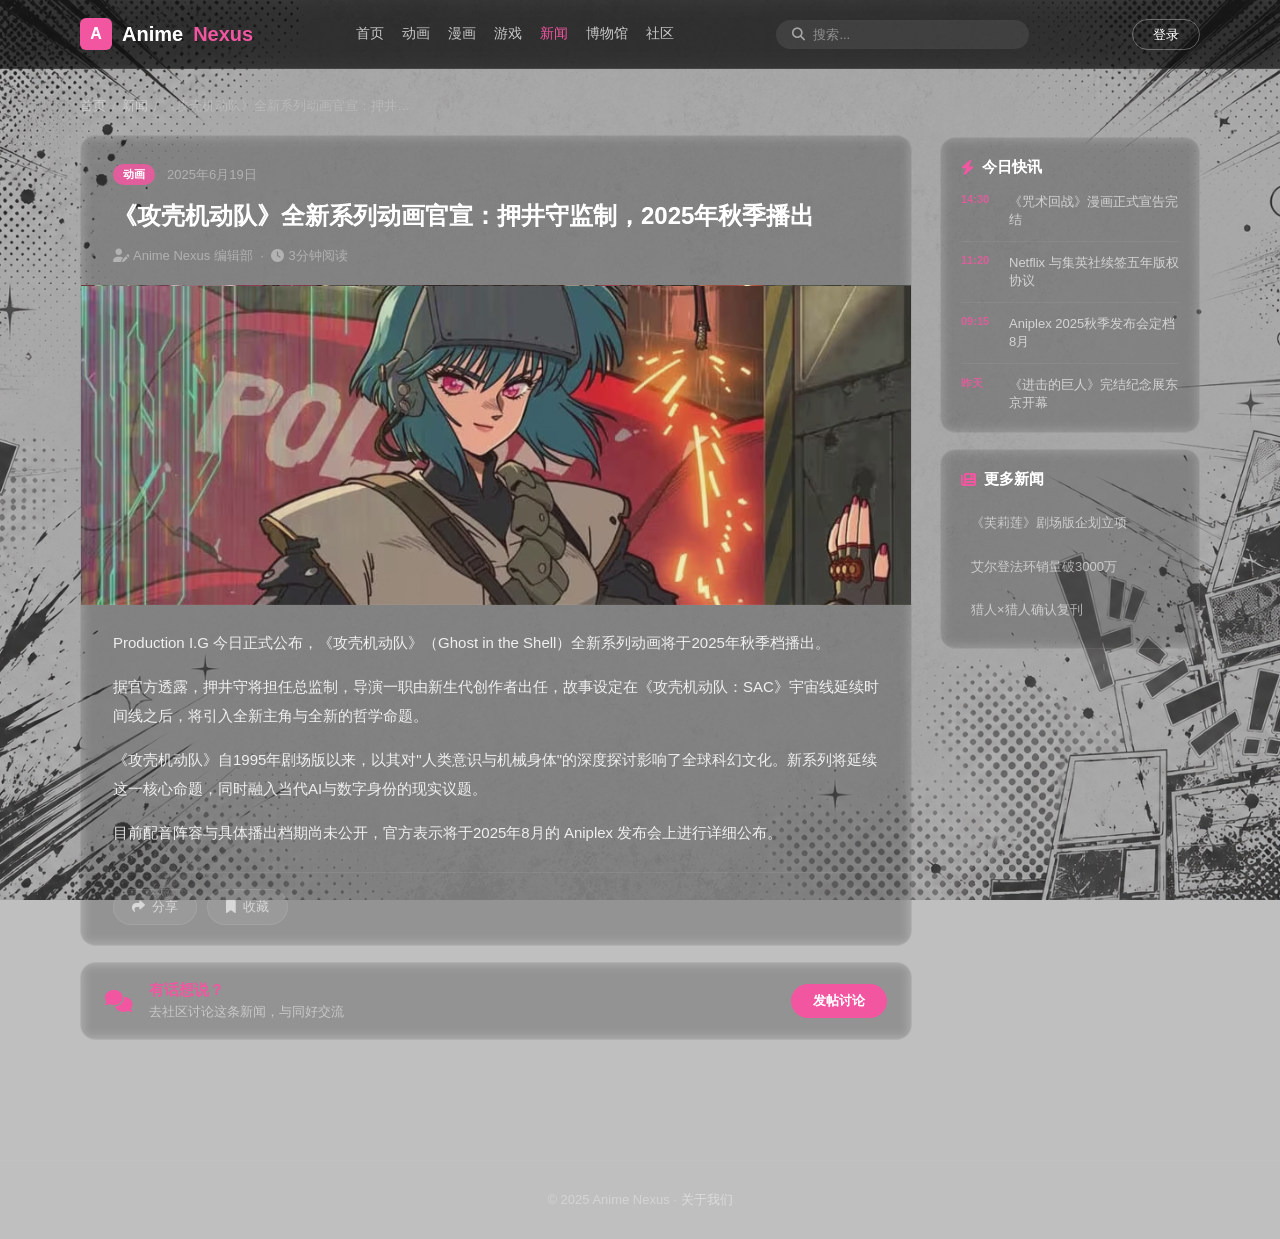
<file: news-detail.html>
<!DOCTYPE html>
<html lang="zh-CN">
<head>
<meta charset="UTF-8">
<meta name="viewport" content="width=device-width, initial-scale=1.0">
<title>新闻详情 — Anime Nexus</title>
<link rel="stylesheet" href="https://cdnjs.cloudflare.com/ajax/libs/font-awesome/6.5.0/css/all.min.css">
<link rel="stylesheet" href="css/shared.css">
<link rel="stylesheet" href="css/news-detail.css">
</head>
<body>
<div class="app">
  <header class="navbar">
    <div class="inner navbar-inner">
      <a href="world.html" class="logo"><div class="logo-box">A</div>Anime <span>Nexus</span></a>
      <nav class="nav">
        <a href="world.html">首页</a><a href="anime.html">动画</a><a href="manga.html">漫画</a>
        <a href="game.html">游戏</a><a href="news.html" class="active">新闻</a><a href="museum.html">博物馆</a><a href="community.html">社区</a>
      </nav>
      <div class="search"><i class="fa-solid fa-search"></i><input type="text" placeholder="搜索..."></div>
      <div id="nav-user-area"></div>
    </div>
  </header>

  <div class="inner">
    <div class="nd-layout">
      <div class="nd-main">
        <div class="breadcrumb" style="padding:28px 0 0">
          <a href="world.html">首页</a><span>/</span><a href="news.html">新闻</a><span>/</span><span id="nd-bc">新闻详情</span>
        </div>

        <article class="nd-article glass-card" id="nd-article">
          <div style="padding:60px;text-align:center;color:rgba(255,255,255,0.3)">加载中…</div>
        </article>

        <!-- 相关帖子 -->
        <div class="nd-discuss-cta glass-card">
          <div class="cta-left">
            <i class="fa-solid fa-comments"></i>
            <div>
              <div class="cta-title">有话想说？</div>
              <div class="cta-sub">去社区讨论这条新闻，与同好交流</div>
            </div>
          </div>
          <a href="post.html" class="btn-pink">发帖讨论</a>
        </div>
      </div>

      <aside class="nd-sidebar">
        <div class="sidebar-card glass-card">
          <div class="sidebar-title"><i class="fa-solid fa-bolt"></i> 今日快讯</div>
          <div class="flash-list">
            <div class="flash-item"><span class="flash-time">14:30</span><span>《咒术回战》漫画正式宣告完结</span></div>
            <div class="flash-item"><span class="flash-time">11:20</span><span>Netflix 与集英社续签五年版权协议</span></div>
            <div class="flash-item"><span class="flash-time">09:15</span><span>Aniplex 2025秋季发布会定档8月</span></div>
            <div class="flash-item"><span class="flash-time">昨天</span><span>《进击的巨人》完结纪念展东京开幕</span></div>
          </div>
        </div>
        <div class="sidebar-card glass-card">
          <div class="sidebar-title"><i class="fa-solid fa-newspaper"></i> 更多新闻</div>
          <div class="more-news" id="more-news"></div>
        </div>
      </aside>
    </div>
  </div>

  <footer class="footer"><div class="inner">© 2025 Anime Nexus</div></footer>
</div>

<script src="js/navbar.js"></script>
<script>
// 新闻封面图映射（id → 图片路径）
const NEWS_COVERS = {
  '1': 'images/ghost.png',
  '2': 'images/fll.png',
  '3': 'images/erd.png',
  '4': 'images/hunter.png'
};

const NEWS_DATA = {
  '1':{ id:'1', tag:'anime', tagLabel:'动画', time:'2025年6月19日', title:'《攻壳机动队》全新系列动画官宣：押井守监制，2025年秋季播出', content:`<p>Production I.G 今日正式公布，《攻壳机动队》（Ghost in the Shell）全新系列动画将于2025年秋季档播出。</p><p>据官方透露，押井守将担任总监制，导演一职由新生代创作者出任，故事设定在《攻壳机动队：SAC》宇宙线延续时间线之后，将引入全新主角与全新的哲学命题。</p><p>《攻壳机动队》自1995年剧场版以来，以其对"人类意识与机械身体"的深度探讨影响了全球科幻文化。新系列将延续这一核心命题，同时融入当代AI与数字身份的现实议题。</p><p>目前配音阵容与具体播出档期尚未公开，官方表示将于2025年8月的 Aniplex 发布会上进行详细公布。</p>` },
  '2':{ id:'2', tag:'manga', tagLabel:'漫画', time:'2025年6月19日', title:'《葬送的芙莉莲》剧场版企划正式立项，原班人马回归', content:`<p>动画制作公司 Madhouse 官方宣布，《葬送的芙莉莲》剧场版已进入筹备阶段。</p><p>据消息，剧场版将延续TV版原班人马：导演斋藤圭一郎、音乐 Evan Call，以及全员声优阵容均将回归。预计将于2026年上映。</p><p>《葬送的芙莉莲》TV版于2023年播出后获得年度最高评价，在 Bangumi、豆瓣、MAL 三平台均取得极高分数。剧场版据称将改编漫画中尚未动画化的"大一统魔法试验"篇章。</p>` },
  '3':{ id:'3', tag:'game', tagLabel:'游戏', time:'2025年6月18日', title:'艾尔登法环累计销量突破3000万，FromSoftware新作情报曝光', content:`<p>万代南梦宫官方今日公布，《艾尔登法环》全球累计销量已正式突破3000万份，成为 FromSoftware 有史以来最畅销的作品。</p><p>与此同时，FromSoftware 新作开发已确认进入制作阶段。据业界消息，宫崎英高将继续担任新作导演，故事将建立在全新的世界观之上，而非延续《艾尔登法环》宇宙。</p><p>FromSoftware 表示将在2025年年底前发布新作的正式公告。粉丝社区对此期待值极高。</p>` },
  '4':{ id:'4', tag:'anime', tagLabel:'动画', time:'2025年6月17日', title:'《全职猎人》时隔两年再度宣布复刊，富坚义博新消息', content:`<p>集英社官网今日更新，《猎人×猎人》漫画将于下月正式恢复连载，富坚义博在最新访谈中表示身体状况已恢复良好。</p><p>《猎人×猎人》以其精密的念能力系统和深度叙事著称，但长期的休刊成为读者长久以来的心痛。此次复刊消息一出，瞬间登上日本各大社交平台热搜。</p><p>富坚义博表示："非常感谢等待的读者们。我会尽力完成留下的故事。"</p>` }
};
const MORE_LINKS = [ {id:'2',title:'《芙莉莲》剧场版企划立项'},{id:'3',title:'艾尔登法环销量破3000万'},{id:'4',title:'猎人×猎人确认复刊'},{id:'1',title:'攻壳机动队新系列官宣'} ];

window.addEventListener('DOMContentLoaded', () => {
  const p = new URLSearchParams(location.search);
  const id = p.get('id') || '1';
  const news = NEWS_DATA[id] || NEWS_DATA['1'];

  document.title = news.title + ' — Anime Nexus';
  document.getElementById('nd-bc').textContent = news.title.slice(0,18) + '…';

  document.getElementById('nd-article').innerHTML = `
    <div class="nd-art-header">
      <div class="nd-art-meta"><span class="tag ${news.tag}">${news.tagLabel}</span><span class="nd-art-time">${news.time}</span></div>
      <h1 class="nd-art-title">${news.title}</h1>
      <div class="nd-art-byline"><i class="fa-solid fa-user-pen"></i> Anime Nexus 编辑部 &nbsp;·&nbsp; <i class="fa-solid fa-clock"></i> 3分钟阅读</div>
    </div>
    <div class="nd-art-img-placeholder" id="nd-art-img"><i class="fa-solid fa-newspaper"></i></div>
    <div class="nd-art-body">${news.content}</div>
    <div class="nd-art-footer">
      <button class="pd-action-btn" onclick="shareNews()"><i class="fa-solid fa-share"></i> 分享</button>
      <button class="pd-action-btn" onclick="showToast('✓ 已加入阅读列表')"><i class="fa-solid fa-bookmark"></i> 收藏</button>
    </div>`;

  // 设置封面图
  const imgEl = document.getElementById('nd-art-img');
  if (imgEl && NEWS_COVERS[news.id]) {
    imgEl.style.backgroundImage = `url('${NEWS_COVERS[news.id]}')`;
    imgEl.style.backgroundSize = 'cover';
    imgEl.style.backgroundPosition = 'center top';
    imgEl.innerHTML = '';
    imgEl.style.opacity = '0.85';
  }

  // more news
  document.getElementById('more-news').innerHTML = MORE_LINKS.filter(n=>n.id!==id).slice(0,3).map(n=>`<a href="news-detail.html?id=${n.id}" class="related-item">${n.title}</a>`).join('');
});

function shareNews() { if(navigator.clipboard) navigator.clipboard.writeText(location.href); showToast('链接已复制'); }
</script>
</body>
</html>
</file>
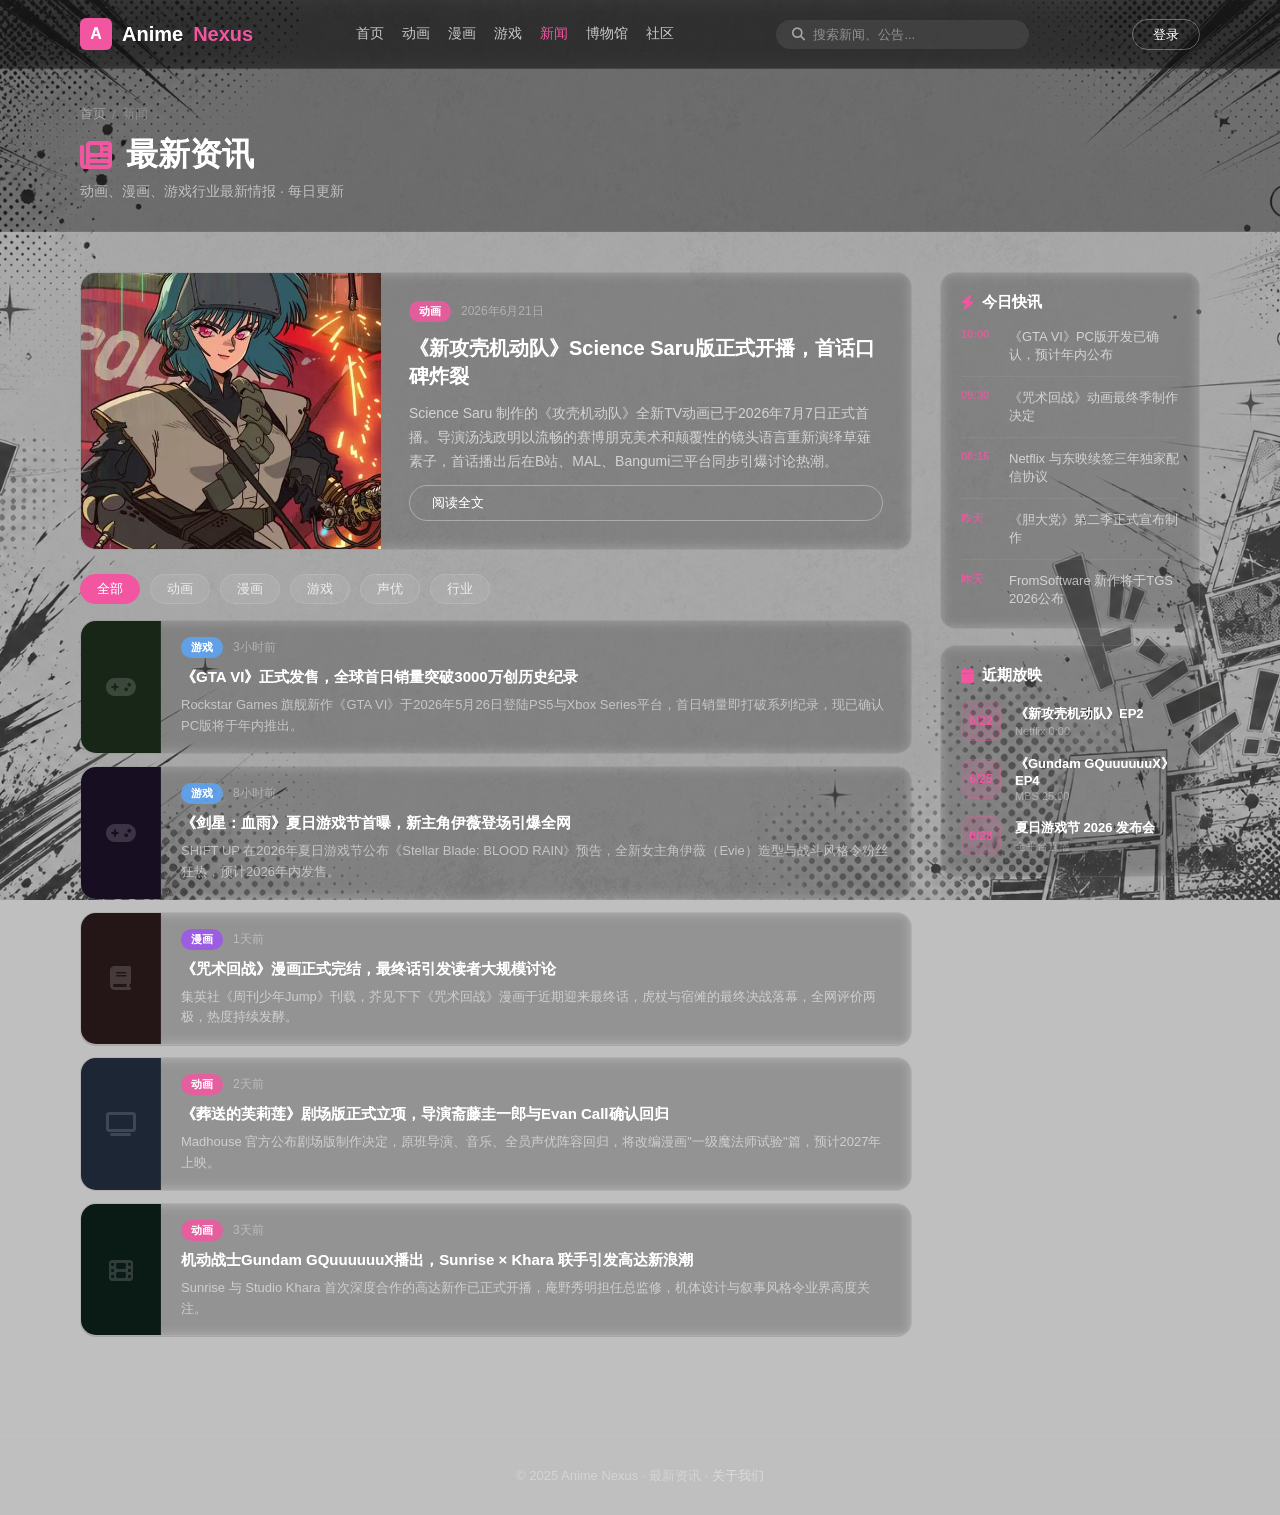
<file: news.html>
<!DOCTYPE html>
<html lang="zh-CN">
<head>
<meta charset="UTF-8">
<meta name="viewport" content="width=device-width, initial-scale=1.0">
<title>新闻 — Anime Nexus</title>
<link rel="stylesheet" href="https://cdnjs.cloudflare.com/ajax/libs/font-awesome/6.5.0/css/all.min.css">
<link rel="stylesheet" href="css/shared.css">
<link rel="stylesheet" href="css/news.css">
</head>
<body>
<div class="app">

  <header class="navbar">
    <div class="inner navbar-inner">
      <a href="world.html" class="logo"><div class="logo-box">A</div>Anime <span>Nexus</span></a>
      <nav class="nav">
        <a href="world.html">首页</a>
        <a href="anime.html">动画</a>
        <a href="manga.html">漫画</a>
        <a href="game.html">游戏</a>
        <a href="news.html" class="active">新闻</a>
        <a href="museum.html">博物馆</a>
        <a href="community.html">社区</a>
      </nav>
      <div class="search">
        <i class="fa-solid fa-search"></i>
        <input type="text" placeholder="搜索新闻、公告...">
      </div>
      <div id="nav-user-area"></div>
    </div>
  </header>

  <div class="page-hero">
    <div class="inner">
      <div class="breadcrumb"><a href="world.html">首页</a><span>/</span><span>新闻</span></div>
      <h1><i class="fa-solid fa-newspaper"></i> 最新资讯</h1>
      <p>动画、漫画、游戏行业最新情报 · 每日更新</p>
    </div>
  </div>

  <div class="inner">
    <div class="news-layout">

      <!-- 主内容 -->
      <div class="news-main">

      <!-- 置顶大图新闻 --> 
      <div class="news-featured glass-card"> 
          <div class="news-featured-img news-featured-img--cover" style="background-image:url('images/ghost.png')"></div>
          <div class="news-featured-body"> 
              <div class="news-meta">
                  <span class="tag anime">动画</span><span class="news-time">2026年6月21日</span>
              </div>
              <h2>《新攻壳机动队》Science Saru版正式开播，首话口碑炸裂</h2>
              <p>Science Saru 制作的《攻壳机动队》全新TV动画已于2026年7月7日正式首播。导演汤浅政明以流畅的赛博朋克美术和颠覆性的镜头语言重新演绎草薙素子，首话播出后在B站、MAL、Bangumi三平台同步引爆讨论热潮。</p>
              <a class="btn-ghost" href="news-detail.html?id=1">阅读全文</a>
          </div>
      </div>

        <!-- 筛选 -->
        <div class="filter-bar" style="margin:24px 0 16px">
          <span class="filter-chip active">全部</span>
          <span class="filter-chip">动画</span>
          <span class="filter-chip">漫画</span>
          <span class="filter-chip">游戏</span>
          <span class="filter-chip">声优</span>
          <span class="filter-chip">行业</span>
        </div>

        <!-- 新闻列表 -->
        <div class="news-list">

          <div class="news-item glass-card">
            <div class="news-item-img" style="background:#1b2a1b"><i class="fa-solid fa-gamepad"></i></div>
            <div class="news-item-body">
              <div class="news-meta"><span class="tag game">游戏</span><span class="news-time">3小时前</span></div>
              <h3>《GTA VI》正式发售，全球首日销量突破3000万创历史纪录</h3>
              <p>Rockstar Games 旗舰新作《GTA VI》于2026年5月26日登陆PS5与Xbox Series平台，首日销量即打破系列纪录，现已确认PC版将于年内推出。</p>
            </div>
          </div>

          <div class="news-item glass-card">
            <div class="news-item-img" style="background:#1e1228"><i class="fa-solid fa-gamepad"></i></div>
            <div class="news-item-body">
              <div class="news-meta"><span class="tag game">游戏</span><span class="news-time">8小时前</span></div>
              <h3>《剑星：血雨》夏日游戏节首曝，新主角伊薇登场引爆全网</h3>
              <p>SHIFT UP 在2026年夏日游戏节公布《Stellar Blade: BLOOD RAIN》预告，全新女主角伊薇（Evie）造型与战斗风格令粉丝狂热，预计2026年内发售。</p>
            </div>
          </div>

          <div class="news-item glass-card">
            <div class="news-item-img" style="background:#2a1a1a"><i class="fa-solid fa-book"></i></div>
            <div class="news-item-body">
              <div class="news-meta"><span class="tag manga">漫画</span><span class="news-time">1天前</span></div>
              <h3>《咒术回战》漫画正式完结，最终话引发读者大规模讨论</h3>
              <p>集英社《周刊少年Jump》刊载，芥见下下《咒术回战》漫画于近期迎来最终话，虎杖与宿傩的最终决战落幕，全网评价两极，热度持续发酵。</p>
            </div>
          </div>

          <div class="news-item glass-card">
            <div class="news-item-img" style="background:#1e2a3a"><i class="fa-solid fa-tv"></i></div>
            <div class="news-item-body">
              <div class="news-meta"><span class="tag anime">动画</span><span class="news-time">2天前</span></div>
              <h3>《葬送的芙莉莲》剧场版正式立项，导演斋藤圭一郎与Evan Call确认回归</h3>
              <p>Madhouse 官方公布剧场版制作决定，原班导演、音乐、全员声优阵容回归，将改编漫画"一级魔法师试验"篇，预计2027年上映。</p>
            </div>
          </div>

          <div class="news-item glass-card">
            <div class="news-item-img" style="background:#0d1f1a"><i class="fa-solid fa-film"></i></div>
            <div class="news-item-body">
              <div class="news-meta"><span class="tag anime">动画</span><span class="news-time">3天前</span></div>
              <h3>机动战士Gundam GQuuuuuuX播出，Sunrise × Khara 联手引发高达新浪潮</h3>
              <p>Sunrise 与 Studio Khara 首次深度合作的高达新作已正式开播，庵野秀明担任总监修，机体设计与叙事风格令业界高度关注。</p>
            </div>
          </div>

        </div>
      </div>

      <!-- 右侧边栏 -->
      <aside class="news-sidebar">
        <div class="sidebar-card glass-card">
          <div class="sidebar-title"><i class="fa-solid fa-bolt"></i> 今日快讯</div>
          <div class="flash-list">
            <div class="flash-item"><span class="flash-time">10:00</span><span>《GTA VI》PC版开发已确认，预计年内公布</span></div>
            <div class="flash-item"><span class="flash-time">09:30</span><span>《咒术回战》动画最终季制作决定</span></div>
            <div class="flash-item"><span class="flash-time">08:15</span><span>Netflix 与东映续签三年独家配信协议</span></div>
            <div class="flash-item"><span class="flash-time">昨天</span><span>《胆大党》第二季正式宣布制作</span></div>
            <div class="flash-item"><span class="flash-time">昨天</span><span>FromSoftware 新作将于TGS 2026公布</span></div>
          </div>
        </div>

        <div class="sidebar-card glass-card">
          <div class="sidebar-title"><i class="fa-solid fa-calendar"></i> 近期放映</div>
          <div class="schedule-list">
            <div class="schedule-item">
              <div class="schedule-date">6/22</div>
              <div><div class="schedule-title">《新攻壳机动队》EP2</div><div class="schedule-sub">Netflix 0:00</div></div>
            </div>
            <div class="schedule-item">
              <div class="schedule-date">6/25</div>
              <div><div class="schedule-title">《Gundam GQuuuuuuX》EP4</div><div class="schedule-sub">MBS 25:00</div></div>
            </div>
            <div class="schedule-item">
              <div class="schedule-date">6/28</div>
              <div><div class="schedule-title">夏日游戏节 2026 发布会</div><div class="schedule-sub">全平台直播</div></div>
            </div>
          </div>
        </div>
      </aside>

    </div>
  </div>

  <footer class="footer"><div class="inner">© 2025 Anime Nexus · 最新资讯</div></footer>
</div>
<script src="js/navbar.js"></script>
</body>
</html>
</file>
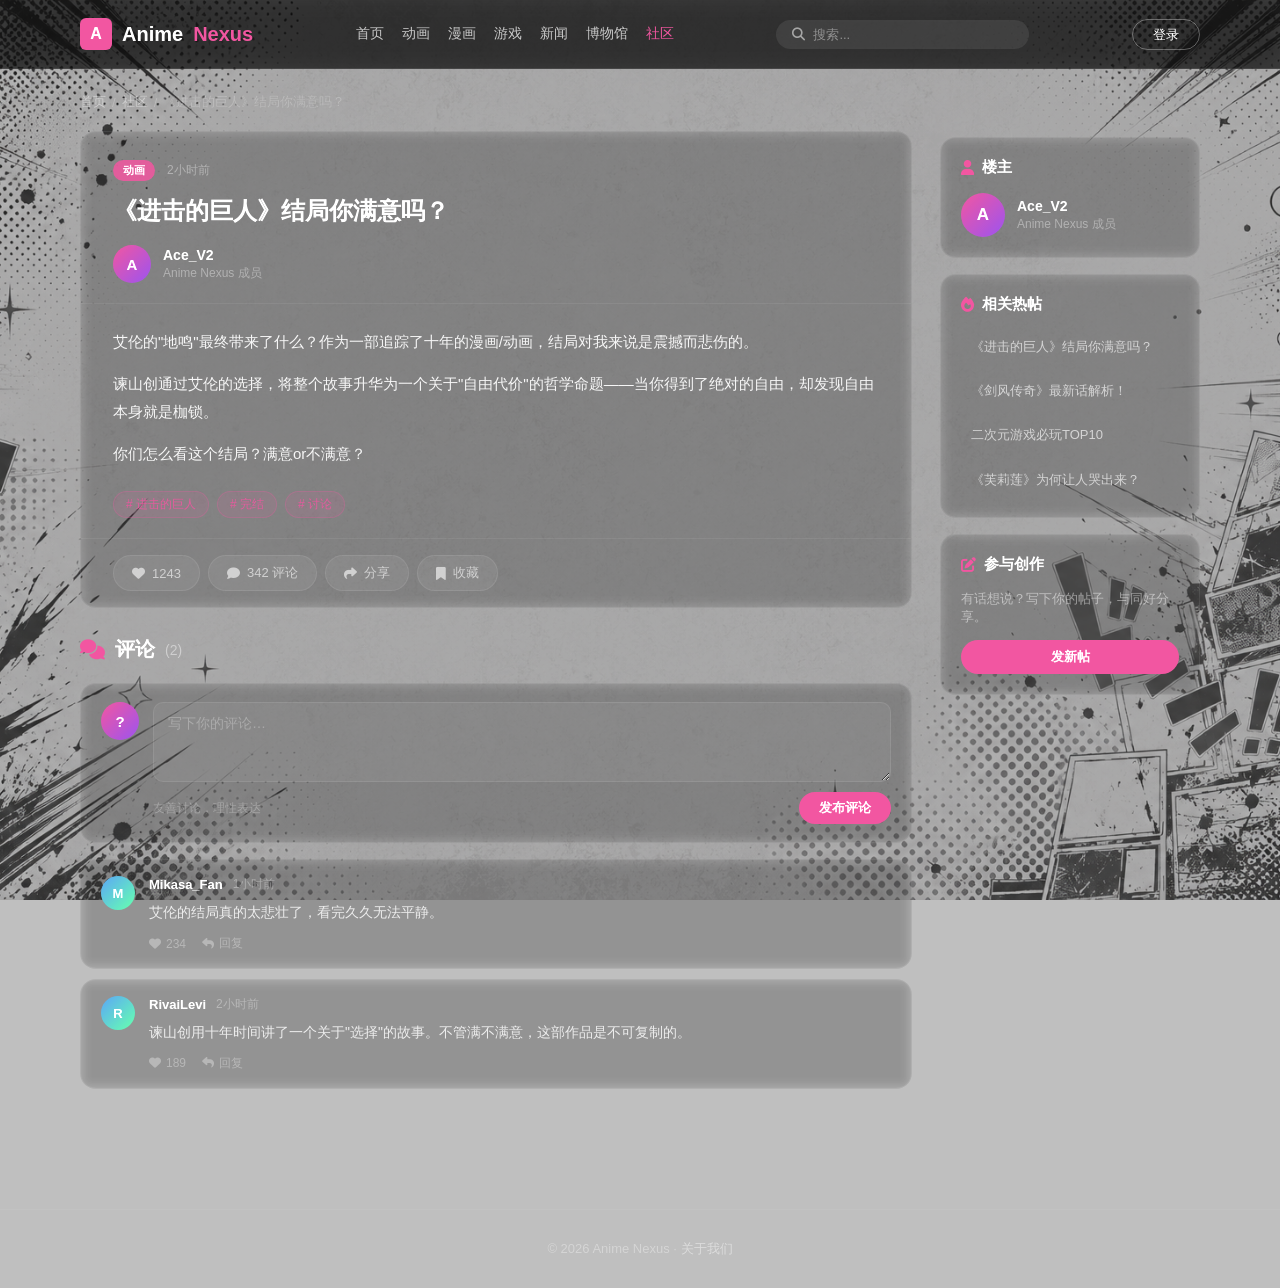
<file: post-detail.html>
<!DOCTYPE html>
<html lang="zh-CN">
<head>
<meta charset="UTF-8">
<meta name="viewport" content="width=device-width, initial-scale=1.0">
<title>帖子详情 — Anime Nexus</title>
<link rel="stylesheet" href="https://cdnjs.cloudflare.com/ajax/libs/font-awesome/6.5.0/css/all.min.css">
<link rel="stylesheet" href="css/shared.css">
<link rel="stylesheet" href="css/post-detail.css">
</head>
<body>
<div class="app">
  <header class="navbar">
    <div class="inner navbar-inner">
      <a href="world.html" class="logo"><div class="logo-box">A</div>Anime <span>Nexus</span></a>
      <nav class="nav">
        <a href="world.html">首页</a><a href="anime.html">动画</a><a href="manga.html">漫画</a>
        <a href="game.html">游戏</a><a href="news.html">新闻</a><a href="museum.html">博物馆</a>
        <a href="community.html" class="active">社区</a>
      </nav>
      <div class="search"><i class="fa-solid fa-search"></i><input type="text" placeholder="搜索..."></div>
      <div id="nav-user-area"></div>
    </div>
  </header>

  <div class="inner">
    <div class="detail-layout">
      <div class="detail-main">
        <div class="breadcrumb" style="padding:24px 0 0">
          <a href="world.html">首页</a><span>/</span><a href="community.html">社区</a><span>/</span><span id="bc-title">帖子详情</span>
        </div>
        <div class="post-detail-card glass-card" id="post-card"></div>
        <div class="comments-section">
          <div class="section-title" style="margin-bottom:20px">
            <i class="fa-solid fa-comments"></i> 评论 <span id="comment-count" style="font-size:14px;color:rgba(255,255,255,0.4);font-weight:400"></span>
          </div>
          <div class="comment-input-wrap glass-card">
            <div class="comment-avatar" id="cmt-avatar">?</div>
            <div class="comment-input-body">
              <textarea class="comment-textarea" id="cmt-text" placeholder="写下你的评论…"></textarea>
              <div class="comment-input-actions">
                <span class="comment-tip">友善讨论，理性表达</span>
                <button class="btn-pink" onclick="submitComment()" style="padding:7px 20px;font-size:13px">发布评论</button>
              </div>
            </div>
          </div>
          <div class="comment-list" id="comment-list"></div>
        </div>
      </div>
      <aside class="detail-sidebar">
        <div class="sidebar-card glass-card">
          <div class="sidebar-title"><i class="fa-solid fa-user"></i> 楼主</div>
          <div class="author-info">
            <div class="author-avatar" id="author-avatar">?</div>
            <div><div class="author-name" id="author-name">—</div><div class="author-sub">Anime Nexus 成员</div></div>
          </div>
        </div>
        <div class="sidebar-card glass-card">
          <div class="sidebar-title"><i class="fa-solid fa-fire"></i> 相关热帖</div>
          <div class="related-list">
            <a href="post-detail.html?demo=1" class="related-item">《进击的巨人》结局你满意吗？</a>
            <a href="post-detail.html?demo=2" class="related-item">《剑风传奇》最新话解析！</a>
            <a href="post-detail.html?demo=3" class="related-item">二次元游戏必玩TOP10</a>
            <a href="post-detail.html?demo=4" class="related-item">《芙莉莲》为何让人哭出来？</a>
          </div>
        </div>
        <div class="sidebar-card glass-card">
          <div class="sidebar-title"><i class="fa-solid fa-pen-to-square"></i> 参与创作</div>
          <p style="font-size:13px;color:rgba(255,255,255,0.45);margin-bottom:14px">有话想说？写下你的帖子，与同好分享。</p>
          <a href="post.html" class="btn-pink" style="display:block;text-align:center">发新帖</a>
        </div>
      </aside>
    </div>
  </div>
  <footer class="footer"><div class="inner">© 2026 Anime Nexus</div></footer>
</div>

<script src="js/navbar.js"></script>
<script>
const DEMO_POSTS = {
  '1':{ id:'1',title:'《进击的巨人》结局你满意吗？',type:'anime',typeLabel:'动画',author:'Ace_V2',time:'2小时前',votes:1243,comments:342,htmlContent:'<p>艾伦的"地鸣"最终带来了什么？作为一部追踪了十年的漫画/动画，结局对我来说是震撼而悲伤的。</p><p>谏山创通过艾伦的选择，将整个故事升华为一个关于"自由代价"的哲学命题——当你得到了绝对的自由，却发现自由本身就是枷锁。</p><p>你们怎么看这个结局？满意or不满意？</p>',tags:['进击的巨人','完结','讨论']},
  '2':{ id:'2',title:'《剑风传奇》最新话解析！',type:'manga',typeLabel:'漫画',author:'BerserkFan',time:'5小时前',votes:980,comments:210,htmlContent:'<p>格斯的命运是否已经注定？随着继承连载的推进，森田真二的画风越来越接近三浦老师晚期的笔触。</p><p>最新话中对"蚀"的描写让人窒息，黑暗幻想的氛围依然在线。</p>',tags:['剑风传奇','三浦建太郎']},
  '3':{ id:'3',title:'你最喜欢的二次元游戏TOP10',type:'game',typeLabel:'游戏',author:'GameOtaku',time:'1天前',votes:2341,comments:512,htmlContent:'<p>整理了一份个人认为最值得玩的游戏：</p><p><strong>1. 女神异闻录5 Royal</strong> — 近乎完美的JRPG<br><strong>2. 空洞骑士</strong> — 独立游戏标杆<br><strong>3. 艾尔登法环</strong> — 年度最佳<br><strong>4. 原神</strong> — 剧情比你想象得好<br><strong>5. 塞尔达：旷野之息</strong> — 开放世界教科书</p>',tags:['游戏','安利','TOP10']},
  '4':{ id:'4',title:'《葬送的芙莉莲》为何让人哭出来？',type:'anime',typeLabel:'动画',author:'FrierenLover',time:'2天前',votes:764,comments:198,htmlContent:'<p>第一话希梅尔的去世，不是反转，不是催泪BGM，就那么平静地结束了七十年旅程。</p><p>芙莉莲才意识到她"错过"的不是冒险本身，而是与人相处的每一个普通瞬间。这种"轻描淡写"反而是最沉的重量。</p>',tags:['葬送的芙莉莲','催泪','讨论']}
};
const DEFAULT_COMMENTS = {
  '1':[{id:'c1',author:'Mikasa_Fan',time:'1小时前',text:'艾伦的结局真的太悲壮了，看完久久无法平静。',votes:234},{id:'c2',author:'RivaiLevi',time:'2小时前',text:'谏山创用十年时间讲了一个关于"选择"的故事。不管满不满意，这部作品是不可复制的。',votes:189}],
  '2':[{id:'c1',author:'GriffithFan',time:'3小时前',text:'三浦老师走后格老师的画风传承得很好，感谢团队坚持。',votes:145}],
  '3':[{id:'c1',author:'SoloPlayer',time:'12小时前',text:'空洞骑士真的封神，Boss战设计太完美了。',votes:312},{id:'c2',author:'GachaAddict',time:'1天前',text:'原神剧情确实在版本3.x后质量上来了很多。',votes:98}],
  '4':[{id:'c1',author:'SlowLife_Fan',time:'1天前',text:'第二话芙莉莲独自站在飘花树下等了五十年，那一幕我哭了。',votes:421},{id:'c2',author:'EinskaFan',time:'2天前',text:'这部动画的"时间感"处理是近年来最好的，没有之一。',votes:287}]
};

let curPost = null, liked = false, cmtList = [];

window.addEventListener('DOMContentLoaded', () => {
  const p = new URLSearchParams(location.search);
  const id = p.get('id'), demo = p.get('demo');
  curPost = (id && Posts.get(id)) || DEMO_POSTS[demo] || DEMO_POSTS['1'];
  renderPost();
  loadComments();
  const user = Auth.getUser();
  document.getElementById('cmt-avatar').textContent = Auth.isLoggedIn() ? (user.name||'?')[0].toUpperCase() : '?';
});

function renderPost() {
  const p = curPost;
  document.title = p.title + ' — Anime Nexus';
  document.getElementById('bc-title').textContent = p.title.slice(0,20)+(p.title.length>20?'…':'');
  document.getElementById('author-name').textContent = p.author||'匿名';
  document.getElementById('author-avatar').textContent = (p.author||'?')[0].toUpperCase();
  const tagsHtml = (p.tags||[]).map(t=>`<span class="pd-tag"># ${t}</span>`).join('');
  const html = p.htmlContent || `<p>${(p.content||'').replace(/\n/g,'</p><p>')}</p>`;
  document.getElementById('post-card').innerHTML = `
    <div class="pd-header">
      <div class="pd-meta-top"><span class="tag ${p.type||'anime'}">${p.typeLabel||'动画'}</span><span class="pd-time">${p.time||'刚刚'}</span></div>
      <h1 class="pd-title">${p.title}</h1>
      <div class="pd-author-row">
        <div class="pd-avatar">${(p.author||'?')[0].toUpperCase()}</div>
        <div><div class="pd-author-name">${p.author||'匿名'}</div><div class="pd-author-sub">Anime Nexus 成员</div></div>
      </div>
    </div>
    <div class="pd-divider"></div>
    <div class="pd-content">${html}</div>
    ${tagsHtml?`<div class="pd-tags">${tagsHtml}</div>`:''}
    <div class="pd-divider"></div>
    <div class="pd-actions">
      <button class="pd-action-btn" id="like-btn" onclick="toggleLike()"><i class="fa-solid fa-heart"></i> <span id="like-count">${p.votes||0}</span></button>
      <button class="pd-action-btn" onclick="document.getElementById('cmt-text').focus()"><i class="fa-solid fa-comment"></i> ${p.comments||0} 评论</button>
      <button class="pd-action-btn" onclick="sharePost()"><i class="fa-solid fa-share"></i> 分享</button>
      <button class="pd-action-btn" onclick="bookmarkPost()"><i class="fa-solid fa-bookmark"></i> 收藏</button>
    </div>`;
}

function toggleLike(){if(!Auth.isLoggedIn()){showToast('请先登录');return;}liked=!liked;document.getElementById('like-btn').classList.toggle('liked',liked);const c=document.getElementById('like-count');c.textContent=parseInt(c.textContent)+(liked?1:-1);}
function sharePost(){if(navigator.clipboard)navigator.clipboard.writeText(location.href);showToast('链接已复制');}
function bookmarkPost(){if(!Auth.isLoggedIn()){showToast('请先登录');return;}showToast('✓ 帖子已收藏');}

function loadComments(){
  const id=curPost?.id||'1';
  const stored=Store.get('anCmts_'+id,[]);
  const defaults=DEFAULT_COMMENTS[id]||[];
  cmtList=[...stored,...defaults];
  renderComments();
}

function renderComments(){
  document.getElementById('comment-count').textContent='('+cmtList.length+')';
  document.getElementById('comment-list').innerHTML=cmtList.map(c=>`
    <div class="comment-item glass-card">
      <div class="comment-avatar-sm">${(c.author||'?')[0].toUpperCase()}</div>
      <div class="comment-body">
        <div class="comment-header"><span class="comment-author">${c.author}</span><span class="comment-time">${c.time}</span></div>
        <p class="comment-text">${c.text}</p>
        <div class="comment-actions">
          <span class="${c._liked?'comment-liked':''}" onclick="likeComment('${c.id}',this)"><i class="fa-solid fa-heart"></i> ${c.votes}</span>
          <span><i class="fa-solid fa-reply"></i> 回复</span>
        </div>
      </div>
    </div>`).join('');
}

function likeComment(id,el){if(!Auth.isLoggedIn()){showToast('请先登录');return;}const c=cmtList.find(x=>x.id===id);if(c){c._liked=!c._liked;c.votes+=c._liked?1:-1;renderComments();}}

function submitComment(){
  if(!Auth.isLoggedIn()){showToast('请先登录后评论');setTimeout(()=>location.href='login.html',1200);return;}
  const text=document.getElementById('cmt-text').value.trim();
  if(!text){showToast('请输入评论内容');return;}
  const nc={id:'cu'+Date.now(),author:Auth.getUser().name,time:'刚刚',text,votes:0};
  const id=curPost?.id||'1';
  const stored=Store.get('anCmts_'+id,[]);
  stored.unshift(nc);Store.set('anCmts_'+id,stored);
  cmtList=[nc,...cmtList];renderComments();
  document.getElementById('cmt-text').value='';showToast('✓ 评论发布成功');
}
</script>
</body>
</html>
</file>
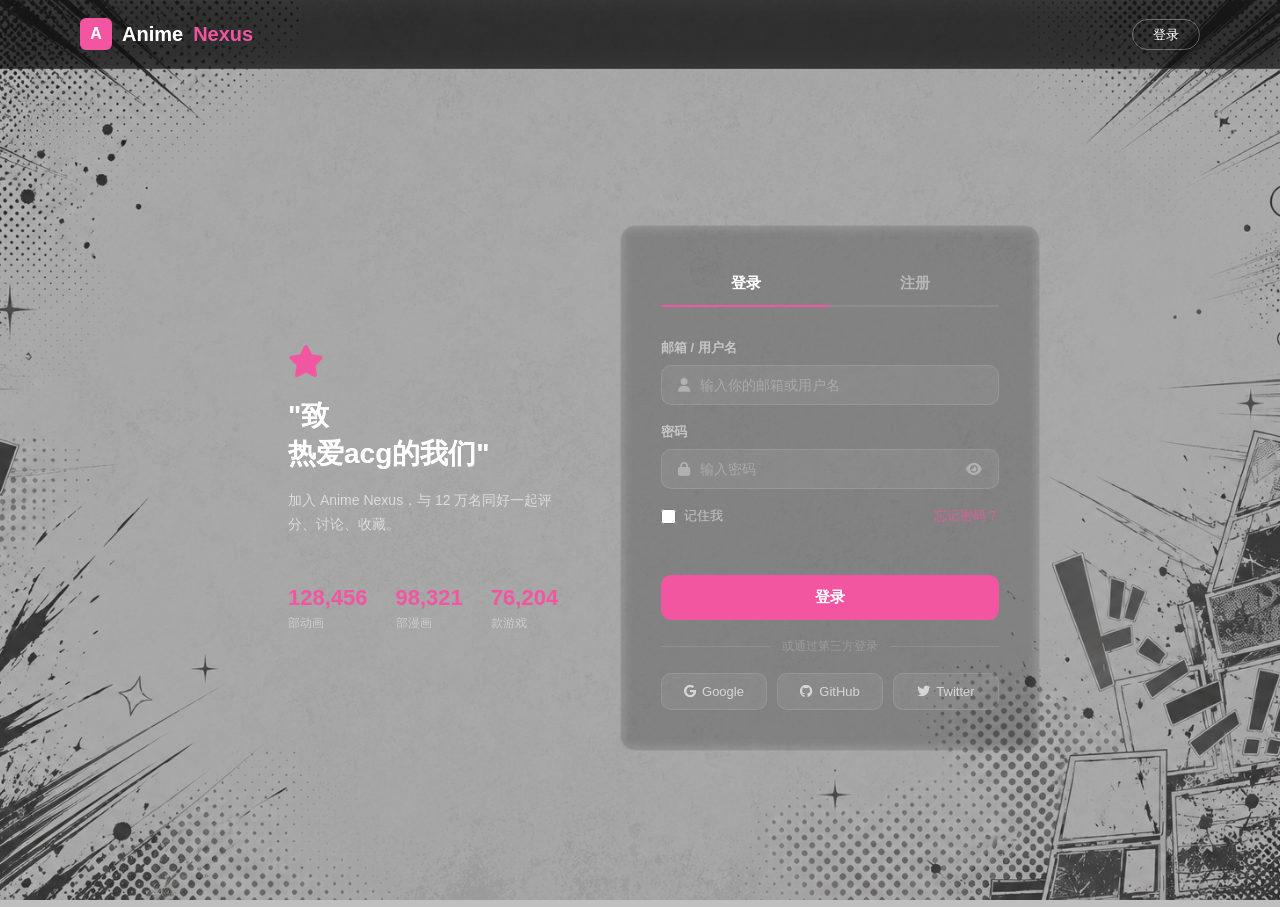
<file: post.html>
<!DOCTYPE html>
<html lang="zh-CN">
<head>
<meta charset="UTF-8">
<meta name="viewport" content="width=device-width, initial-scale=1.0">
<title>发新帖 — Anime Nexus</title>
<link rel="stylesheet" href="https://cdnjs.cloudflare.com/ajax/libs/font-awesome/6.5.0/css/all.min.css">
<link rel="stylesheet" href="css/shared.css">
<link rel="stylesheet" href="css/post.css">
</head>
<body>
<div class="app">

  <header class="navbar">
    <div class="inner navbar-inner">
      <a href="world.html" class="logo"><div class="logo-box">A</div>Anime <span>Nexus</span></a>
      <nav class="nav">
        <a href="world.html">首页</a>
        <a href="anime.html">动画</a>
        <a href="manga.html">漫画</a>
        <a href="game.html">游戏</a>
        <a href="news.html">新闻</a>
        <a href="museum.html">博物馆</a>
        <a href="community.html" class="active">社区</a>
      </nav>
      <div class="search"><i class="fa-solid fa-search"></i><input type="text" placeholder="搜索..."></div>
      <div id="nav-user-area"></div>
    </div>
  </header>

  <div class="page-hero">
    <div class="inner">
      <div class="breadcrumb">
        <a href="world.html">首页</a><span>/</span>
        <a href="community.html">社区</a><span>/</span>
        <span>发新帖</span>
      </div>
      <h1><i class="fa-solid fa-pen-to-square"></i> 发新帖</h1>
      <p>分享你的想法、分析、安利或吐槽</p>
    </div>
  </div>

  <div class="inner">
    <div class="post-layout">

      <!-- 编辑器主体 -->
      <div class="post-editor">

        <!-- 分类选择 -->
        <div class="editor-section">
          <div class="editor-label">选择分类 <span class="req">*</span></div>
          <div class="cat-grid" id="cat-grid">
            <div class="cat-chip selected" data-type="anime" onclick="selectCat(this)">
              <i class="fa-solid fa-tv"></i> 动画
            </div>
            <div class="cat-chip" data-type="manga" onclick="selectCat(this)">
              <i class="fa-solid fa-book-open"></i> 漫画
            </div>
            <div class="cat-chip" data-type="game" onclick="selectCat(this)">
              <i class="fa-solid fa-gamepad"></i> 游戏
            </div>
            <div class="cat-chip" data-type="news" onclick="selectCat(this)">
              <i class="fa-solid fa-bolt"></i> 情报
            </div>
            <div class="cat-chip" data-type="discuss" onclick="selectCat(this)">
              <i class="fa-solid fa-comments"></i> 讨论
            </div>
            <div class="cat-chip" data-type="recommend" onclick="selectCat(this)">
              <i class="fa-solid fa-star"></i> 安利
            </div>
          </div>
        </div>

        <!-- 标题 -->
        <div class="editor-section">
          <div class="editor-label">标题 <span class="req">*</span></div>
          <input type="text" class="title-input" id="post-title" placeholder="一个好标题能让更多人看到你的帖子…" maxlength="80">
          <div class="char-count" id="title-count">0 / 80</div>
        </div>

        <!-- 正文编辑器 -->
        <div class="editor-section">
          <div class="editor-label">正文 <span class="req">*</span></div>
          <div class="toolbar">
            <button class="tb-btn" title="粗体" onclick="fmt('bold')"><i class="fa-solid fa-bold"></i></button>
            <button class="tb-btn" title="斜体" onclick="fmt('italic')"><i class="fa-solid fa-italic"></i></button>
            <button class="tb-btn" title="引用" onclick="insertQuote()"><i class="fa-solid fa-quote-left"></i></button>
            <div class="tb-sep"></div>
            <button class="tb-btn" title="插入图片" onclick="document.getElementById('img-input').click()">
              <i class="fa-solid fa-image"></i>
            </button>
            <button class="tb-btn" title="插入链接" onclick="insertLink()"><i class="fa-solid fa-link"></i></button>
            <div class="tb-sep"></div>
            <button class="tb-btn" title="剧透遮罩" onclick="insertSpoiler()"><i class="fa-solid fa-eye-slash"></i></button>
          </div>
          <div class="content-editor" id="post-content" contenteditable="true" data-placeholder="在这里写下你的内容…&#10;&#10;支持粗体、引用、图片插入。&#10;注意：请遵守社区规范，不传播未授权内容。"></div>
          <input type="file" id="img-input" accept="image/*" style="display:none" onchange="insertImage(this)">
        </div>

        <!-- 图片预览区 -->
        <div class="img-preview-area" id="img-preview-area"></div>

        <!-- 标签 -->
        <div class="editor-section">
          <div class="editor-label">话题标签</div>
          <div class="tag-input-wrap">
            <input type="text" class="tag-input" id="tag-input" placeholder="输入标签后按 Enter（最多5个）">
          </div>
          <div class="tag-list" id="tag-list"></div>
          <div class="tag-suggestions">
            推荐：
            <span onclick="addTagSuggestion('进击的巨人')"># 进击的巨人</span>
            <span onclick="addTagSuggestion('葬送的芙莉莲')"># 葬送的芙莉莲</span>
            <span onclick="addTagSuggestion('剑风传奇')"># 剑风传奇</span>
            <span onclick="addTagSuggestion('2025新番')"># 2025新番</span>
            <span onclick="addTagSuggestion('每日安利')"># 每日安利</span>
          </div>
        </div>

        <!-- 发布 -->
        <div class="editor-actions">
          <a href="community.html" class="btn-ghost">取消</a>
          <button class="btn-ghost" onclick="saveDraft()"><i class="fa-regular fa-floppy-disk"></i> 存草稿</button>
          <button class="btn-pink" onclick="submitPost()"><i class="fa-solid fa-paper-plane"></i> 发布</button>
        </div>

      </div>

      <!-- 右侧提示 -->
      <aside class="post-sidebar">
        <div class="sidebar-card glass-card">
          <div class="sidebar-title"><i class="fa-solid fa-circle-info"></i> 发帖规范</div>
          <ul class="rule-list">
            <li>标题清晰，避免标题党</li>
            <li>剧透内容请使用遮罩功能</li>
            <li>不传播未授权作品内容</li>
            <li>尊重他人，保持友善讨论</li>
            <li>图片建议上传自己截图或原创内容</li>
          </ul>
        </div>

        <div class="sidebar-card glass-card">
          <div class="sidebar-title"><i class="fa-solid fa-fire"></i> 当前热门话题</div>
          <div class="hot-list">
            <div class="hot-item" onclick="addTagSuggestion('进击的巨人')"><span class="hot-num">1</span># 进击的巨人</div>
            <div class="hot-item" onclick="addTagSuggestion('葬送的芙莉莲')"><span class="hot-num">2</span># 葬送的芙莉莲</div>
            <div class="hot-item" onclick="addTagSuggestion('剑风传奇')"><span class="hot-num">3</span># 剑风传奇</div>
            <div class="hot-item" onclick="addTagSuggestion('2025新番')"><span class="hot-num">4</span># 2025新番</div>
          </div>
        </div>

        <!-- 预览 -->
        <div class="sidebar-card glass-card" id="preview-card" style="display:none">
          <div class="sidebar-title"><i class="fa-solid fa-eye"></i> 预览</div>
          <div class="preview-title" id="preview-title"></div>
          <div class="preview-content" id="preview-content"></div>
        </div>
      </aside>
    </div>
  </div>

  <footer class="footer"><div class="inner">© 2025 Anime Nexus</div></footer>
</div>

<script src="js/navbar.js"></script>
<script>
document.addEventListener('DOMContentLoaded', () => {
  if (!Auth.isLoggedIn()) { location.href = 'login.html?back=post.html'; return; }

  // 标题字数
  document.getElementById('post-title').addEventListener('input', function() {
    document.getElementById('title-count').textContent = this.value.length + ' / 80';
    updatePreview();
  });

  document.getElementById('post-content').addEventListener('input', updatePreview);

  // 标签输入
  document.getElementById('tag-input').addEventListener('keydown', (e) => {
    if (e.key === 'Enter') { e.preventDefault(); addTag(e.target.value.trim()); e.target.value = ''; }
  });
});

let selectedType = 'anime';
const tags = [];

function selectCat(el) {
  document.querySelectorAll('.cat-chip').forEach(c => c.classList.remove('selected'));
  el.classList.add('selected');
  selectedType = el.dataset.type;
}

function fmt(cmd) {
  document.getElementById('post-content').focus();
  document.execCommand(cmd, false, null);
}

function insertQuote() {
  const sel = window.getSelection();
  const text = sel ? sel.toString() : '';
  const el = document.getElementById('post-content');
  const quote = document.createElement('blockquote');
  quote.className = 'editor-quote';
  quote.textContent = text || '引用内容…';
  el.appendChild(quote);
  el.appendChild(document.createElement('br'));
}

function insertLink() {
  const url = prompt('请输入链接地址：', 'https://');
  if (url) document.execCommand('createLink', false, url);
}

function insertSpoiler() {
  const el = document.getElementById('post-content');
  const span = document.createElement('span');
  span.className = 'spoiler-block';
  span.textContent = '剧透内容，点击显示';
  span.onclick = function() { this.classList.toggle('revealed'); };
  el.appendChild(span);
}

function insertImage(input) {
  if (!input.files[0]) return;
  const reader = new FileReader();
  reader.onload = (e) => {
    const area = document.getElementById('img-preview-area');
    const wrap = document.createElement('div');
    wrap.className = 'img-preview-item';
    wrap.innerHTML = `<img src="${e.target.result}" alt="图片"><button onclick="this.parentNode.remove()"><i class="fa-solid fa-xmark"></i></button>`;
    area.appendChild(wrap);

    // 也插入编辑器
    const editor = document.getElementById('post-content');
    const img = document.createElement('img');
    img.src = e.target.result;
    img.className = 'editor-img';
    editor.appendChild(img);
  };
  reader.readAsDataURL(input.files[0]);
  input.value = '';
}

function addTag(t) {
  if (!t || tags.length >= 5 || tags.includes(t)) return;
  tags.push(t);
  renderTags();
}

function addTagSuggestion(t) { addTag(t); }

function removeTag(i) { tags.splice(i, 1); renderTags(); }

function renderTags() {
  document.getElementById('tag-list').innerHTML = tags.map((t, i) =>
    `<span class="post-tag"># ${t} <i class="fa-solid fa-xmark" onclick="removeTag(${i})"></i></span>`
  ).join('');
}

function updatePreview() {
  const title = document.getElementById('post-title').value.trim();
  const content = document.getElementById('post-content').textContent.trim();
  const card = document.getElementById('preview-card');
  if (title || content) {
    card.style.display = 'block';
    document.getElementById('preview-title').textContent = title || '（无标题）';
    document.getElementById('preview-content').textContent = (content || '').slice(0, 100) + (content.length > 100 ? '…' : '');
  } else {
    card.style.display = 'none';
  }
}

function saveDraft() {
  showToast('草稿已保存');
}

function submitPost() {
  const title = document.getElementById('post-title').value.trim();
  const content = document.getElementById('post-content').textContent.trim();
  const htmlContent = document.getElementById('post-content').innerHTML;

  if (!title) { showToast('请填写帖子标题'); return; }
  if (!content) { showToast('请填写帖子内容'); return; }

  const typeMap = { anime:'动画', manga:'漫画', game:'游戏', news:'情报', discuss:'讨论', recommend:'安利' };
  const post = Posts.add({
    title,
    content,
    htmlContent,
    type: selectedType,
    typeLabel: typeMap[selectedType] || '动画',
    tags: [...tags]
  });

  showToast('✓ 发布成功！');
  setTimeout(() => location.href = 'post-detail.html?id=' + post.id, 1000);
}
</script>
</body>
</html>
</file>
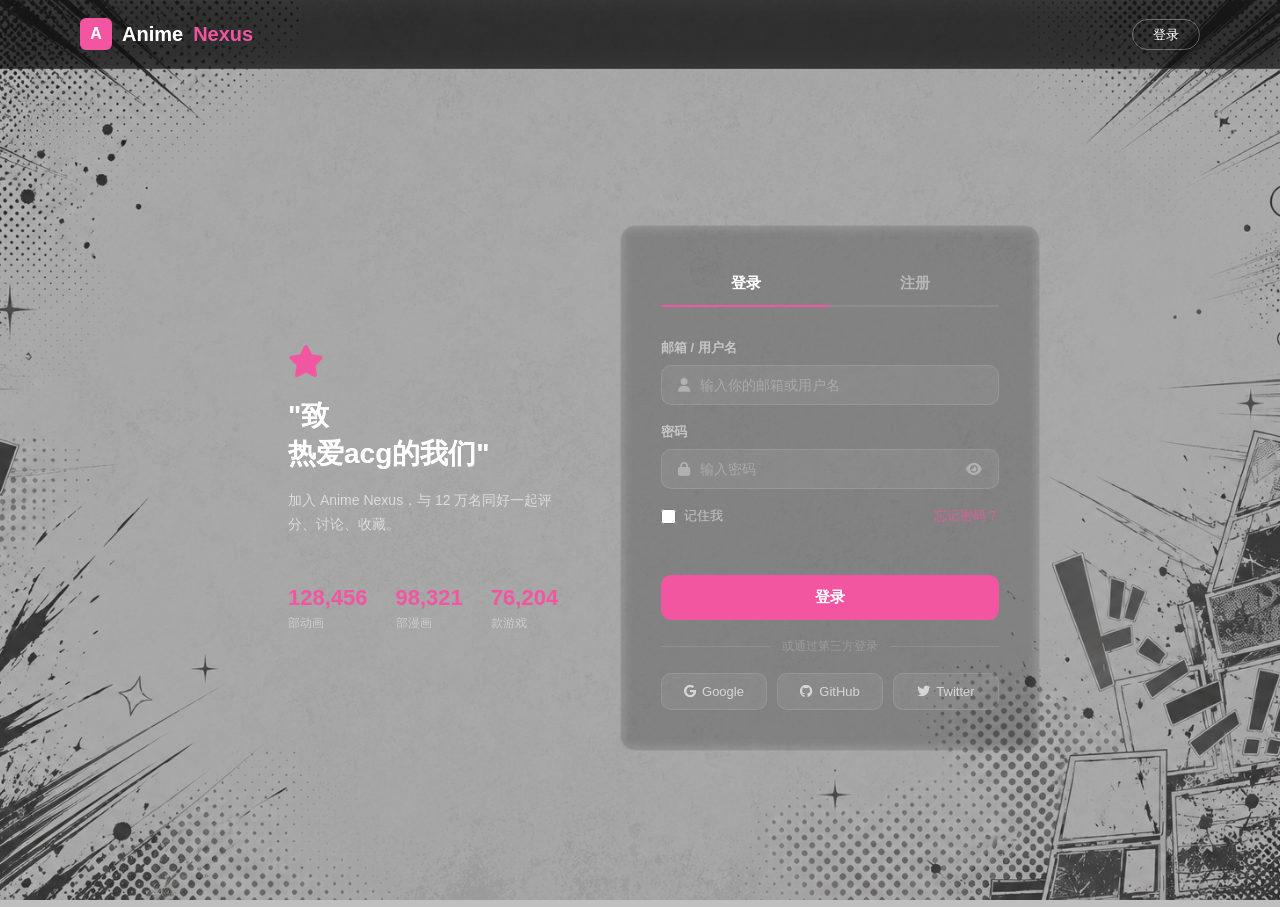
<file: profile.html>
<!DOCTYPE html>
<html lang="zh-CN">
<head>
<meta charset="UTF-8">
<meta name="viewport" content="width=device-width, initial-scale=1.0">
<title>个人空间 — Anime Nexus</title>
<link rel="stylesheet" href="https://cdnjs.cloudflare.com/ajax/libs/font-awesome/6.5.0/css/all.min.css">
<link rel="stylesheet" href="css/shared.css">
<link rel="stylesheet" href="css/profile.css">
</head>
<body>
<div class="app">

  <header class="navbar">
    <div class="inner navbar-inner">
      <a href="world.html" class="logo"><div class="logo-box">A</div>Anime <span>Nexus</span></a>
      <nav class="nav">
        <a href="world.html">首页</a>
        <a href="anime.html">动画</a>
        <a href="manga.html">漫画</a>
        <a href="game.html">游戏</a>
        <a href="news.html">新闻</a>
        <a href="museum.html">博物馆</a>
        <a href="community.html">社区</a>
      </nav>
      <div class="search">
        <i class="fa-solid fa-search"></i>
        <input type="text" placeholder="搜索...">
      </div>
      <div id="nav-user-area"></div>
    </div>
  </header>

  <!-- 个人主页 Hero -->
  <div class="profile-hero" id="profile-hero">
    <div class="profile-hero-bg" id="profile-hero-bg"></div>
    <div class="inner">
      <div class="profile-header">
        <div class="profile-avatar-big" id="profile-avatar-big">?</div>
        <div class="profile-header-info">
          <h1 class="profile-name" id="profile-name">加载中...</h1>
          <p class="profile-bio" id="profile-bio">这个人很懒，什么都没写…</p>
          <div class="profile-meta-row">
            <span id="profile-joined"><i class="fa-regular fa-calendar"></i> 加入于 —</span>
            <span id="profile-fav-count"><i class="fa-solid fa-bookmark"></i> 0 个收藏</span>
            <span id="profile-post-count"><i class="fa-solid fa-comment-dots"></i> 0 篇帖子</span>
          </div>
        </div>
        <button class="btn-ghost" onclick="openSettings()" style="flex-shrink:0">
          <i class="fa-solid fa-gear"></i> 编辑资料
        </button>
      </div>
    </div>
  </div>

  <!-- Tab 切换 -->
  <div class="profile-tabs-wrap">
    <div class="inner">
      <div class="profile-tabs">
        <button class="ptab active" onclick="showTab('favorites')" id="ptab-favorites"><i class="fa-solid fa-bookmark"></i> 我的收藏</button>
        <button class="ptab" onclick="showTab('posts')" id="ptab-posts"><i class="fa-solid fa-comment-dots"></i> 我的帖子</button>
        <button class="ptab" onclick="showTab('settings')" id="ptab-settings"><i class="fa-solid fa-gear"></i> 个性化设置</button>
      </div>
    </div>
  </div>

  <div class="inner">
    <div class="profile-body">

      <!-- 收藏 Tab -->
      <div class="tab-panel" id="panel-favorites">
        <div class="section-title" style="margin:28px 0 20px"><i class="fa-solid fa-bookmark"></i> 我的收藏</div>
        <div class="fav-filter" style="margin-bottom:20px">
          <span class="filter-chip active" onclick="filterFavs('all',this)">全部</span>
          <span class="filter-chip" onclick="filterFavs('anime',this)">动画</span>
          <span class="filter-chip" onclick="filterFavs('manga',this)">漫画</span>
          <span class="filter-chip" onclick="filterFavs('game',this)">游戏</span>
        </div>
        <div class="fav-grid" id="fav-grid">
          <!-- JS 渲染 -->
        </div>
        <div class="empty-state" id="fav-empty" style="display:none">
          <i class="fa-solid fa-bookmark"></i>
          <p>还没有收藏任何作品</p>
          <a href="anime.html" class="btn-pink">去逛逛</a>
        </div>
      </div>

      <!-- 帖子 Tab -->
      <div class="tab-panel hidden" id="panel-posts">
        <div style="display:flex;align-items:center;justify-content:space-between;margin:28px 0 20px">
          <div class="section-title" style="margin:0"><i class="fa-solid fa-comment-dots"></i> 我的帖子</div>
          <a href="post.html" class="btn-pink"><i class="fa-solid fa-plus"></i> 发新帖</a>
        </div>
        <div class="my-posts-list" id="my-posts-list"></div>
        <div class="empty-state" id="posts-empty" style="display:none">
          <i class="fa-solid fa-comment-dots"></i>
          <p>还没有发过帖子</p>
          <a href="post.html" class="btn-pink">发第一帖</a>
        </div>
      </div>

      <!-- 设置 Tab -->
      <div class="tab-panel hidden" id="panel-settings">
        <div class="section-title" style="margin:28px 0 24px"><i class="fa-solid fa-gear"></i> 个性化设置</div>

        <div class="settings-card glass-card">
          <div class="settings-section-label">基本信息</div>

          <div class="settings-row">
            <div class="settings-label">用户名</div>
            <div class="settings-value">
              <input class="settings-input" id="set-name" placeholder="你的用户名">
            </div>
          </div>

          <div class="settings-row">
            <div class="settings-label">个人简介</div>
            <div class="settings-value">
              <textarea class="settings-input settings-textarea" id="set-bio" placeholder="介绍一下自己…"></textarea>
            </div>
          </div>

          <div class="settings-row">
            <div class="settings-label">头像颜色</div>
            <div class="settings-value avatar-colors" id="avatar-colors">
              <div class="avatar-color-opt" data-color="#ff4fa3,#a04fff" style="background:linear-gradient(135deg,#ff4fa3,#a04fff)" onclick="pickColor(this)"></div>
              <div class="avatar-color-opt" data-color="#4fa3ff,#4fffa0" style="background:linear-gradient(135deg,#4fa3ff,#4fffa0)" onclick="pickColor(this)"></div>
              <div class="avatar-color-opt" data-color="#ff8c4f,#ffcd4f" style="background:linear-gradient(135deg,#ff8c4f,#ffcd4f)" onclick="pickColor(this)"></div>
              <div class="avatar-color-opt" data-color="#4fffd4,#4fa3ff" style="background:linear-gradient(135deg,#4fffd4,#4fa3ff)" onclick="pickColor(this)"></div>
              <div class="avatar-color-opt" data-color="#ff4f4f,#ff8c4f" style="background:linear-gradient(135deg,#ff4f4f,#ff8c4f)" onclick="pickColor(this)"></div>
            </div>
          </div>

          <div class="settings-section-label" style="margin-top:24px">主页背景</div>

          <div class="settings-row">
            <div class="settings-label">背景主题</div>
            <div class="settings-value bg-opts" id="bg-opts">
              <div class="bg-opt active" data-bg="default" onclick="pickBg(this)" style="background:rgba(255,79,163,0.2);border-color:#ff4fa3">默认</div>
              <div class="bg-opt" data-bg="cyber" onclick="pickBg(this)" style="background:linear-gradient(135deg,#0d1a2e,#1a0d2e)">赛博</div>
              <div class="bg-opt" data-bg="forest" onclick="pickBg(this)" style="background:linear-gradient(135deg,#0d2e1a,#1a2e0d)">森林</div>
              <div class="bg-opt" data-bg="sakura" onclick="pickBg(this)" style="background:linear-gradient(135deg,#2e0d1a,#2e1a0d)">樱花</div>
            </div>
          </div>

          <div class="settings-section-label" style="margin-top:24px">展示偏好</div>

          <div class="settings-row">
            <div class="settings-label">公开收藏</div>
            <div class="settings-value">
              <label class="toggle-switch">
                <input type="checkbox" id="set-public-fav" checked>
                <span class="toggle-slider"></span>
              </label>
            </div>
          </div>

          <div class="settings-row">
            <div class="settings-label">接受私信</div>
            <div class="settings-value">
              <label class="toggle-switch">
                <input type="checkbox" id="set-dm" checked>
                <span class="toggle-slider"></span>
              </label>
            </div>
          </div>

          <div style="margin-top:24px">
            <button class="btn-pink" onclick="saveSettings()">保存设置</button>
          </div>
        </div>

      </div>
    </div>
  </div>

  <footer class="footer"><div class="inner">© 2025 Anime Nexus</div></footer>
</div>

<script src="js/navbar.js"></script>
<script>
// ── 初始化个人页 ──
document.addEventListener('DOMContentLoaded', () => {
  if (!Auth.isLoggedIn()) { location.href = 'login.html?back=profile.html'; return; }

  const user = Auth.getUser();
  const initial = (user.name || '?')[0].toUpperCase();

  document.getElementById('profile-avatar-big').textContent = initial;
  document.getElementById('profile-name').textContent = user.name;
  document.getElementById('profile-bio').textContent = user.bio || '这个人很懒，什么都没写…';
  document.getElementById('profile-joined').innerHTML = `<i class="fa-regular fa-calendar"></i> 加入于 ${user.joined || '今天'}`;

  // 设置输入框初始值
  document.getElementById('set-name').value = user.name || '';
  document.getElementById('set-bio').value = user.bio || '';

  // 应用头像颜色
  const color = user.avatarColor || '#ff4fa3,#a04fff';
  applyAvatarColor(color);

  // 渲染统计
  renderStats();

  // 读取 hash 跳转 tab
  const hash = location.hash.replace('#','');
  if (hash === 'posts') showTab('posts');
  else if (hash === 'settings') showTab('settings');
  else showTab('favorites');

  // 应用背景
  applyBg(user.heroBg || 'default');
  const activeBgOpt = document.querySelector(`[data-bg="${user.heroBg||'default'}"]`);
  if (activeBgOpt) { document.querySelectorAll('.bg-opt').forEach(o=>o.classList.remove('active')); activeBgOpt.classList.add('active'); }

  // 应用头像颜色选中
  const activeColorOpt = document.querySelector(`[data-color="${CSS.escape(color)}"]`);
  // 通过对比设置
  document.querySelectorAll('.avatar-color-opt').forEach(o => {
    o.classList.toggle('selected', o.dataset.color === color);
  });
});

function renderStats() {
  const favs = Favorites.getAll();
  const posts = Posts.getAll().filter(p => p.author === Auth.getUser().name);
  document.getElementById('profile-fav-count').innerHTML = `<i class="fa-solid fa-bookmark"></i> ${favs.length} 个收藏`;
  document.getElementById('profile-post-count').innerHTML = `<i class="fa-solid fa-comment-dots"></i> ${posts.length} 篇帖子`;
}

// ── Tab 切换 ──
function showTab(tab) {
  ['favorites','posts','settings'].forEach(t => {
    document.getElementById('panel-'+t).classList.toggle('hidden', t !== tab);
    document.getElementById('ptab-'+t).classList.toggle('active', t === tab);
  });
  location.hash = tab;
  if (tab === 'favorites') renderFavs('all');
  if (tab === 'posts') renderMyPosts();
}

// ── 收藏渲染 ──
function renderFavs(type) {
  const grid = document.getElementById('fav-grid');
  const empty = document.getElementById('fav-empty');
  let items = Favorites.getAll();
  if (type !== 'all') items = items.filter(f => f.type === type);

  if (items.length === 0) {
    grid.innerHTML = '';
    empty.style.display = 'flex';
    return;
  }
  empty.style.display = 'none';

  const typeIcon = { anime: 'fa-tv', manga: 'fa-book-open', game: 'fa-gamepad' };
  const typeLabel = { anime: '动画', manga: '漫画', game: '游戏' };

  grid.innerHTML = items.map(f => `
    <div class="fav-card glass-card">
      <div class="fav-card-icon"><i class="fa-solid ${typeIcon[f.type]||'fa-star'}"></i></div>
      <div class="fav-card-body">
        <div class="fav-card-tag"><span class="tag ${f.type}">${typeLabel[f.type]||'其他'}</span></div>
        <div class="fav-card-title">${f.title}</div>
        <div class="fav-card-time">${new Date(f.savedAt).toLocaleDateString('zh-CN')}</div>
      </div>
      <button class="fav-remove" onclick="removeFav('${f.id}')"><i class="fa-solid fa-xmark"></i></button>
    </div>
  `).join('');
}

function filterFavs(type, el) {
  document.querySelectorAll('.fav-filter .filter-chip').forEach(c => c.classList.remove('active'));
  el.classList.add('active');
  renderFavs(type);
}

function removeFav(id) {
  const favs = Favorites.getAll();
  const item = favs.find(f => f.id === id);
  if (item) { Favorites.toggle(item); renderFavs('all'); renderStats(); }
}

// ── 帖子渲染 ──
function renderMyPosts() {
  const list = document.getElementById('my-posts-list');
  const empty = document.getElementById('posts-empty');
  const user = Auth.getUser();
  const posts = Posts.getAll().filter(p => p.author === user.name);

  if (posts.length === 0) {
    list.innerHTML = '';
    empty.style.display = 'flex';
    return;
  }
  empty.style.display = 'none';

  list.innerHTML = posts.map(p => `
    <div class="my-post-card glass-card" onclick="location.href='post-detail.html?id=${p.id}'">
      <div class="my-post-tag"><span class="tag ${p.type||'anime'}">${{anime:'动画',manga:'漫画',game:'游戏',news:'情报'}[p.type]||'动画'}</span></div>
      <h3 class="my-post-title">${p.title}</h3>
      <p class="my-post-preview">${(p.content||'').slice(0,80)}${p.content&&p.content.length>80?'…':''}</p>
      <div class="my-post-meta">
        <span><i class="fa-solid fa-clock"></i> ${p.time}</span>
        <span><i class="fa-solid fa-heart"></i> ${p.votes}</span>
        <span><i class="fa-solid fa-comment"></i> ${p.comments}</span>
      </div>
    </div>
  `).join('');
}

// ── 设置 ──
let selectedColor = '#ff4fa3,#a04fff';
let selectedBg = 'default';

function pickColor(el) {
  document.querySelectorAll('.avatar-color-opt').forEach(o => o.classList.remove('selected'));
  el.classList.add('selected');
  selectedColor = el.dataset.color;
  applyAvatarColor(selectedColor);
}

function applyAvatarColor(color) {
  const parts = color.split(',');
  const grad = `linear-gradient(135deg, ${parts[0]}, ${parts[1]||parts[0]})`;
  document.getElementById('profile-avatar-big').style.background = grad;
  const small = document.querySelector('.nav-avatar');
  if (small) small.style.background = grad;
}

function pickBg(el) {
  document.querySelectorAll('.bg-opt').forEach(o => o.classList.remove('active'));
  el.classList.add('active');
  selectedBg = el.dataset.bg;
  applyBg(selectedBg);
}

const bgMap = {
  default: '',
  cyber: 'linear-gradient(135deg, rgba(13,26,46,0.8), rgba(26,13,46,0.8))',
  forest: 'linear-gradient(135deg, rgba(13,46,26,0.8), rgba(26,46,13,0.8))',
  sakura: 'linear-gradient(135deg, rgba(46,13,26,0.8), rgba(46,26,13,0.8))'
};

function applyBg(bg) {
  const el = document.getElementById('profile-hero-bg');
  el.style.background = bgMap[bg] || '';
}

function saveSettings() {
  const user = Auth.getUser();
  user.name = document.getElementById('set-name').value.trim() || user.name;
  user.bio = document.getElementById('set-bio').value.trim();
  user.avatarColor = selectedColor;
  user.heroBg = selectedBg;
  try { localStorage.setItem('anUser', JSON.stringify(user)); } catch {}

  document.getElementById('profile-name').textContent = user.name;
  document.getElementById('profile-bio').textContent = user.bio || '这个人很懒，什么都没写…';
  applyAvatarColor(selectedColor);
  renderNavUser();
  showToast('✓ 设置已保存');
}

function openSettings() { showTab('settings'); }
</script>
</body>
</html>
</file>
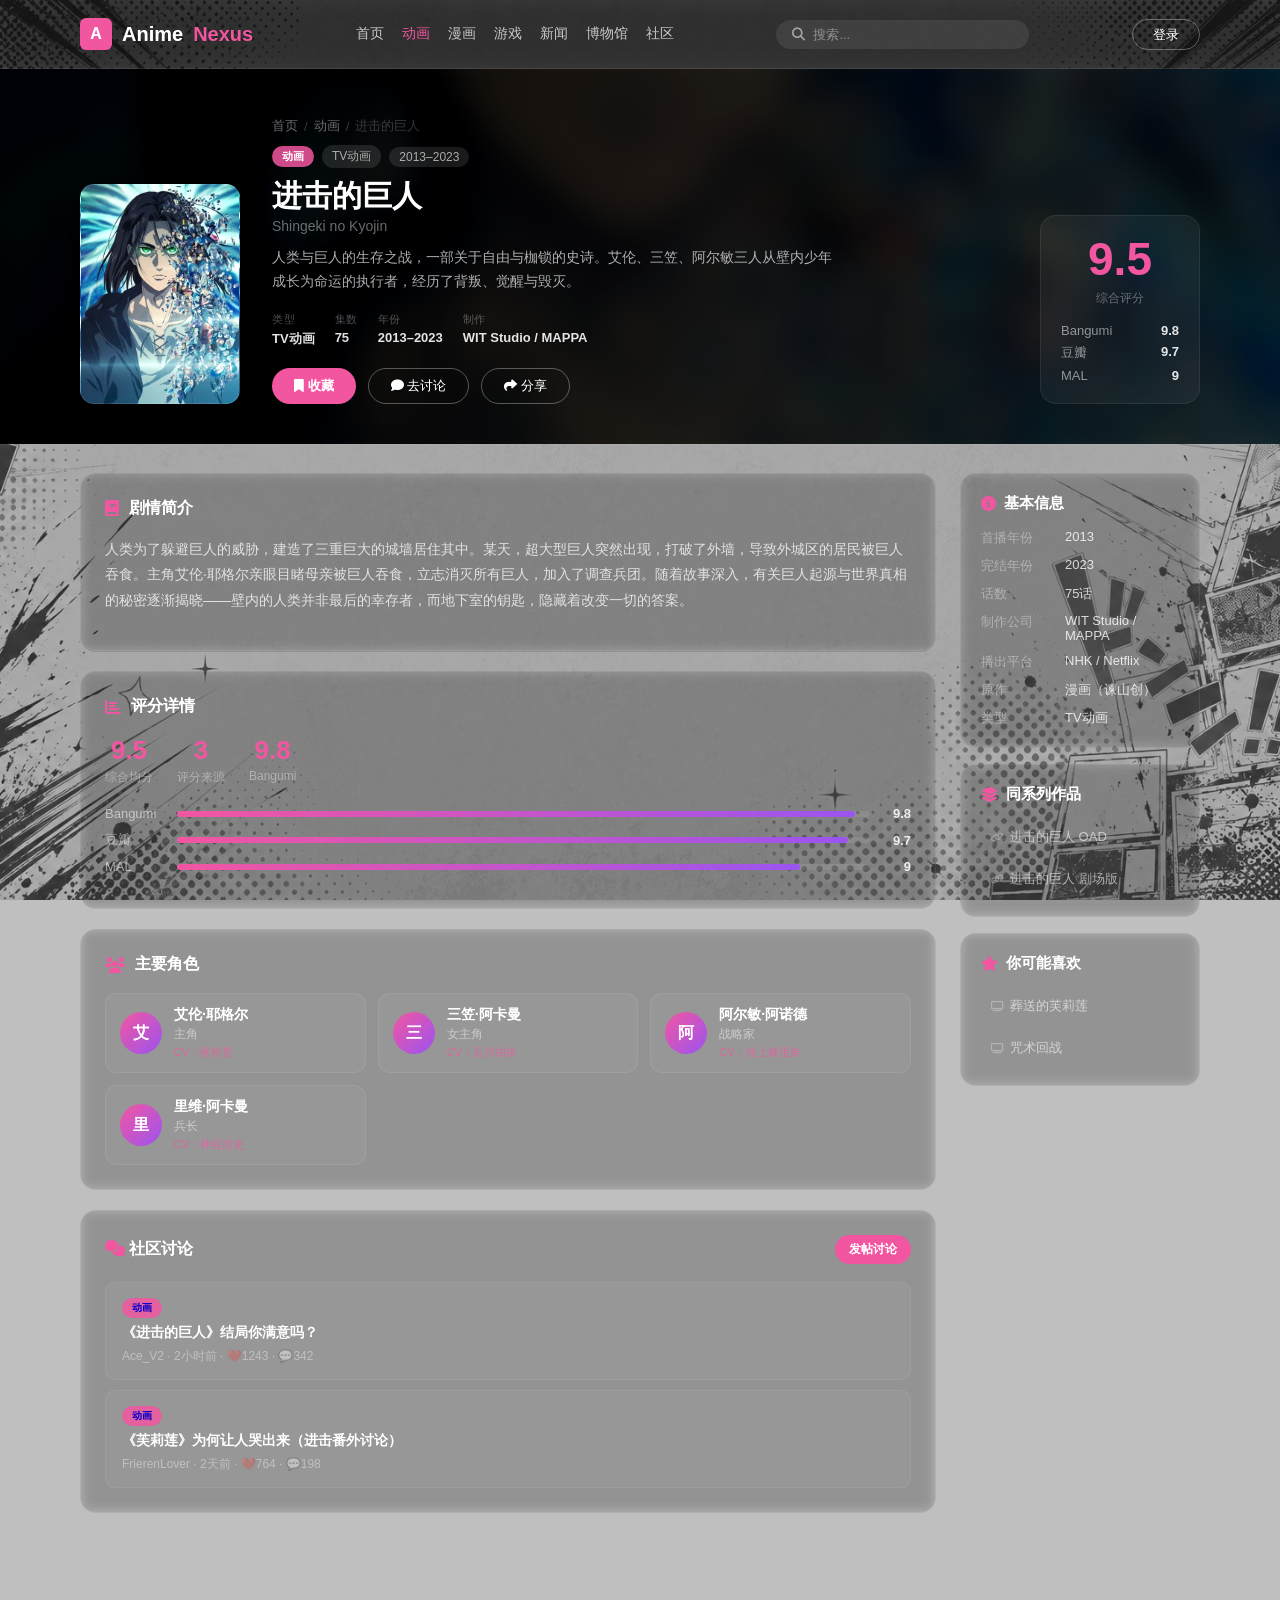
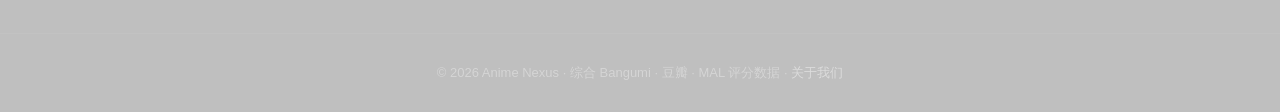
<file: work-detail.html>
<!DOCTYPE html>
<html lang="zh-CN">
<head>
<meta charset="UTF-8">
<meta name="viewport" content="width=device-width, initial-scale=1.0">
<title>作品详情 — Anime Nexus</title>
<link rel="stylesheet" href="https://cdnjs.cloudflare.com/ajax/libs/font-awesome/6.5.0/css/all.min.css">
<link rel="stylesheet" href="css/shared.css">
<link rel="stylesheet" href="css/work-detail.css">
</head>
<body>
<div class="app">
  <header class="navbar">
    <div class="inner navbar-inner">
      <a href="world.html" class="logo"><div class="logo-box">A</div>Anime <span>Nexus</span></a>
      <nav class="nav">
        <a href="world.html">首页</a><a href="anime.html" id="nav-anime">动画</a><a href="manga.html" id="nav-manga">漫画</a>
        <a href="game.html" id="nav-game">游戏</a><a href="news.html">新闻</a><a href="museum.html">博物馆</a><a href="community.html">社区</a>
      </nav>
      <div class="search"><i class="fa-solid fa-search"></i><input type="text" placeholder="搜索..." id="header-search"></div>
      <div id="nav-user-area"></div>
    </div>
  </header>

  <div id="work-hero" class="work-hero">
    <div class="work-hero-bg" id="work-hero-bg"></div>
    <div class="work-hero-overlay"></div>
    <div class="inner work-hero-content">
      <div class="work-cover" id="work-cover"><i class="fa-solid fa-film"></i></div>
      <div class="work-hero-info">
        <div class="breadcrumb" id="work-breadcrumb"></div>
        <div class="work-tags-row" id="work-tags-row"></div>
        <h1 class="work-title" id="work-title">加载中…</h1>
        <p class="work-title-sub" id="work-title-sub"></p>
        <p class="work-desc" id="work-desc"></p>
        <div class="work-meta-grid" id="work-meta-grid"></div>
        <div class="work-hero-actions">
          <button class="btn-pink fav-work-btn" id="fav-btn" onclick="toggleFav()"><i class="fa-solid fa-bookmark"></i> 收藏</button>
          <button class="btn-ghost" onclick="location.href='community.html'"><i class="fa-solid fa-comment"></i> 去讨论</button>
          <button class="btn-ghost" onclick="shareWork()"><i class="fa-solid fa-share"></i> 分享</button>
        </div>
      </div>
      <div class="work-score-panel glass-card" id="work-score-panel"></div>
    </div>
  </div>

  <div class="inner">
    <div class="work-layout">
      <div class="work-main">
        <!-- 剧情简介 -->
        <div class="work-section glass-card" id="section-story">
          <div class="work-section-title"><i class="fa-solid fa-book"></i> 剧情简介</div>
          <div class="work-story" id="work-story"></div>
        </div>
        <!-- 评分详情 -->
        <div class="work-section glass-card">
          <div class="work-section-title"><i class="fa-solid fa-chart-bar"></i> 评分详情</div>
          <div class="score-detail-grid" id="score-detail"></div>
          <div class="score-bar-section" id="score-bars"></div>
        </div>
        <!-- 角色/声优 -->
        <div class="work-section glass-card" id="section-cast" style="display:none">
          <div class="work-section-title"><i class="fa-solid fa-users"></i> 主要角色</div>
          <div class="cast-grid" id="cast-grid"></div>
        </div>
        <!-- 社区讨论 -->
        <div class="work-section glass-card">
          <div class="work-section-title" style="justify-content:space-between">
            <span><i class="fa-solid fa-comments"></i> 社区讨论</span>
            <a href="post.html" class="btn-pink" style="font-size:12px;padding:6px 14px">发帖讨论</a>
          </div>
          <div class="work-posts" id="work-posts"></div>
        </div>
      </div>
      <aside class="work-sidebar">
        <div class="sidebar-card glass-card">
          <div class="sidebar-title"><i class="fa-solid fa-circle-info"></i> 基本信息</div>
          <div class="info-list" id="info-list"></div>
        </div>
        <div class="sidebar-card glass-card" id="related-card">
          <div class="sidebar-title"><i class="fa-solid fa-layer-group"></i> 同系列作品</div>
          <div class="related-list" id="related-works"></div>
        </div>
        <!-- 你可能喜欢 -->
        <div class="sidebar-card glass-card">
          <div class="sidebar-title"><i class="fa-solid fa-star"></i> 你可能喜欢</div>
          <div class="related-list" id="recommend-works"></div>
        </div>
      </aside>
    </div>
  </div>

  <footer class="footer"><div class="inner">© 2026 Anime Nexus · 综合 Bangumi · 豆瓣 · MAL 评分数据</div></footer>
</div>

<script src="js/navbar.js"></script>
<script>
// ══════════════════════════════════════════
// 作品数据库（扩充至 12 部）
// ══════════════════════════════════════════
const WORKS = {

  // ── 动画 ──────────────────────────────
  'aot': {
    id:'aot', type:'anime',
    title:'进击的巨人', sub:'Shingeki no Kyojin',
    desc:'人类与巨人的生存之战，一部关于自由与枷锁的史诗。艾伦、三笠、阿尔敏三人从壁内少年成长为命运的执行者，经历了背叛、觉醒与毁灭。',
    story:'人类为了躲避巨人的威胁，建造了三重巨大的城墙居住其中。某天，超大型巨人突然出现，打破了外墙，导致外城区的居民被巨人吞食。主角艾伦·耶格尔亲眼目睹母亲被巨人吞食，立志消灭所有巨人，加入了调查兵团。随着故事深入，有关巨人起源与世界真相的秘密逐渐揭晓——壁内的人类并非最后的幸存者，而地下室的钥匙，隐藏着改变一切的答案。',
    coverImg:'images/aot.png', coverColor:'#2a2a3a',
    scores:{ bangumi:9.8, douban:9.7, mal:9.0 },
    meta:{ type:'TV动画', episodes:75, year:'2013–2023', studio:'WIT Studio / MAPPA', director:'荒木哲郎', author:'谏山创', rating:'PG-13' },
    info:{ '首播年份':'2013', '完结年份':'2023', '话数':'75话', '制作公司':'WIT Studio / MAPPA', '播出平台':'NHK / Netflix', '原作':'漫画（谏山创）', '类型':'TV动画' },
    cast:[
      { name:'艾伦·耶格尔', role:'主角', cv:'梶裕贵' },
      { name:'三笠·阿卡曼', role:'女主角', cv:'石川由依' },
      { name:'阿尔敏·阿诺德', role:'战略家', cv:'井上麻里奈' },
      { name:'里维·阿卡曼', role:'兵长', cv:'神谷浩史' }
    ],
    related:[ {title:'进击的巨人 OAD',id:'aot-oad'}, {title:'进击的巨人 剧场版',id:'aot-movie'} ],
    recommend:[ {title:'葬送的芙莉莲',id:'frieren'}, {title:'咒术回战',id:'jjk'} ],
    posts:[{id:'1',title:'《进击的巨人》结局你满意吗？',author:'Ace_V2',votes:1243,comments:342,time:'2小时前',type:'anime'},{id:'4',title:'《芙莉莲》为何让人哭出来（进击番外讨论）',author:'FrierenLover',votes:764,comments:198,time:'2天前',type:'anime'}]
  },

  'frieren': {
    id:'frieren', type:'anime',
    title:'葬送的芙莉莲', sub:"Frieren: Beyond Journey's End",
    desc:'精灵魔法师芙莉莲踏上追忆之旅，探寻何为"人类的一生"。以细腻叙事与高质量制作成为新时代奇幻动画标杆。',
    story:'勇者一行人打倒了魔王，但芙莉莲对十年旅程的记忆却模糊了。当她重逢老去的昔日伙伴时，才开始思考那些曾经共度的时光对自己意味着什么。她踏上前往极北之地的新旅程，想要找到当年错过的答案。在旅途中，芙莉莲收了弟子菲伦，在她身上隐隐看到了已故勇者的影子，开始慢慢学会如何与人类相处，如何感受那转瞬即逝的情感。',
    coverImg:'images/fll.png', coverColor:'#1e2a3a',
    scores:{ bangumi:9.6, douban:9.4, mal:9.3 },
    meta:{ type:'TV动画', episodes:28, year:'2023', studio:'Madhouse', director:'斋藤圭一郎', author:'山田钟人', rating:'G' },
    info:{ '首播年份':'2023', '话数':'28话', '制作公司':'Madhouse', '播出平台':'MBS / Netflix', '原作':'漫画（山田钟人 / 阿部司）', '类型':'TV动画' },
    cast:[
      { name:'芙莉莲', role:'精灵魔法师', cv:'种崎敦美' },
      { name:'菲伦', role:'弟子', cv:'市ノ瀬加那' },
      { name:'莱尼', role:'神官战士', cv:'小林千晃' },
      { name:'希梅尔', role:'勇者（回忆）', cv:'岡本信彦' }
    ],
    related:[ {title:'葬送的芙莉莲 漫画',id:'frieren-manga'} ],
    recommend:[ {title:'进击的巨人',id:'aot'}, {title:'咒术回战',id:'jjk'} ],
    posts:[{id:'4',title:'《葬送的芙莉莲》为何让人哭出来？',author:'FrierenLover',votes:764,comments:198,time:'2天前',type:'anime'}]
  },

  'jjk': {
    id:'jjk', type:'anime',
    title:'咒术回战', sub:'Jujutsu Kaisen',
    desc:'虎杖悠仁吞入诅咒之王手指，踏入咒术师的黑暗世界。MAPPA 以电影级动作作画重新定义现代热血动画。',
    story:'高中生虎杖悠仁为了保护同伴，吞下了诅咒之王两面宿儺的手指，从此成为宿儺的容器。他进入东京都立咒术高专，跟随五条悟修行，目标是在死前收集并吞下所有二十根手指，以"正确的死法"了结自己的生命。然而咒术界的黑暗远不止如此，更大的阴谋正在涌动。',
    coverImg:'images/zshz.png', coverColor:'#1a1428',
    scores:{ bangumi:9.2, douban:9.1, mal:8.6 },
    meta:{ type:'TV动画', episodes:47, year:'2020–', studio:'MAPPA', director:'朴性厚', author:'芥见下下', rating:'PG-13' },
    info:{ '首播年份':'2020', '话数':'47话（持续中）', '制作公司':'MAPPA', '播出平台':'MBS / Netflix', '原作':'漫画（芥见下下）', '类型':'TV动画' },
    cast:[
      { name:'虎杖悠仁', role:'主角', cv:'榎木淳弥' },
      { name:'五条悟', role:'最强咒术师', cv:'中村悠一' },
      { name:'伏黑惠', role:'同学', cv:'内田雄马' },
      { name:'钉崎野蔷薇', role:'同学', cv:'瀬戸麻沙美' }
    ],
    related:[ {title:'咒术回战 0（剧场版）',id:'jjk-0'} ],
    recommend:[ {title:'进击的巨人',id:'aot'}, {title:'鬼灭之刃',id:'kimetsu'} ],
    posts:[{id:'1',title:'《进击的巨人》结局你满意吗？',author:'Ace_V2',votes:1243,comments:342,time:'2小时前',type:'anime'}]
  },

  'kimetsu': {
    id:'kimetsu', type:'anime',
    title:'鬼灭之刃', sub:'Demon Slayer: Kimetsu no Yaiba',
    desc:'竈门炭治郎踏上斩鬼之路，誓还妹妹人形。ufotable 以顶级数字作画刷新大众对TV动画制作水准的认知。',
    story:'大正时代，少年竈门炭治郎下山归来，发现家人惨遭鬼怪杀害，唯一幸存的妹妹祢豆子却变成了鬼。为了让妹妹恢复人形，炭治郎踏上了成为鬼杀队队士的修行之路，与同伴一起对抗十二鬼月，最终剑指鬼舞辻无惨。',
    coverImg:'images/gmzr.png', coverColor:'#1a0f2e',
    scores:{ bangumi:9.1, douban:9.0, mal:8.5 },
    meta:{ type:'TV动画', episodes:44, year:'2019–2021', studio:'ufotable', director:'外崎春雄', author:'吾峠呼世晴', rating:'PG-13' },
    info:{ '首播年份':'2019', '完结年份':'2021（TV）', '话数':'44话', '制作公司':'ufotable', '播出平台':'Fuji TV / Netflix', '原作':'漫画（吾峠呼世晴）', '类型':'TV动画' },
    cast:[
      { name:'竈门炭治郎', role:'主角', cv:'花江夏树' },
      { name:'竈门祢豆子', role:'妹妹', cv:'鬼头明里' },
      { name:'我妻善逸', role:'雷之呼吸', cv:'下野紘' },
      { name:'嘴平伊之助', role:'猛士', cv:'松岡禎丞' }
    ],
    related:[ {title:'鬼灭之刃 剧场版：无限列车篇',id:'kimetsu-movie'} ],
    recommend:[ {title:'咒术回战',id:'jjk'}, {title:'进击的巨人',id:'aot'} ],
    posts:[{id:'3',title:'你最喜欢的二次元游戏TOP10',author:'GameOtaku',votes:2341,comments:512,time:'1天前',type:'game'}]
  },

  'spyfamily': {
    id:'spyfamily', type:'anime',
    title:'间谍过家家', sub:'SPY×FAMILY',
    desc:'间谍、杀手、读心术少女组成的假家庭，展开笑中带泪的任务。温馨与悬疑并存的家庭喜剧。',
    story:'代号"黄昏"的间谍洛伊德·福杰为了执行渗透任务，临时组建了一个假家庭：收养了具有读心能力的孤儿阿尼亚，并与杀手约尔·布莱尔缔结契约婚姻。三人各自隐瞒身份，却在共同生活中真正地靠近彼此——尽管谁都不知道对方的秘密。',
    coverImg:'images/spy.png', coverColor:'#1a2a1a',
    scores:{ bangumi:8.9, douban:9.0, mal:8.5 },
    meta:{ type:'TV动画', episodes:37, year:'2022–', studio:'WIT Studio × CloverWorks', director:'古贺一臣', author:'远藤达哉', rating:'G' },
    info:{ '首播年份':'2022', '话数':'37话（持续中）', '制作公司':'WIT Studio × CloverWorks', '播出平台':'TV Tokyo / Netflix', '原作':'漫画（远藤达哉）', '类型':'TV动画' },
    cast:[
      { name:'洛伊德·福杰', role:'间谍', cv:'江口拓也' },
      { name:'约尔·福杰', role:'杀手', cv:'早見沙織' },
      { name:'阿尼亚·福杰', role:'读心术少女', cv:'种崎敦美' },
      { name:'邦德·福杰', role:'预知能力犬', cv:'（无台词）' }
    ],
    related:[ {title:'间谍过家家 剧场版：CODE: White',id:'spyfamily-movie'} ],
    recommend:[ {title:'葬送的芙莉莲',id:'frieren'}, {title:'鬼灭之刃',id:'kimetsu'} ],
    posts:[{id:'4',title:'《葬送的芙莉莲》为何让人哭出来？',author:'FrierenLover',votes:764,comments:198,time:'2天前',type:'anime'}]
  },
    'code-geass': {
    id:'code-geass', type:'anime',
    title:'反叛的鲁路修', sub:'Code Geass: Lelouch of the Rebellion',
    desc:'拥有Geass能力的鲁路修，为了妹妹与理想世界，向神圣布里塔尼亚帝国发起革命。被誉为最经典的智斗机甲动画之一。',
    story:'神圣布里塔尼亚帝国征服日本后，将其改名为11区。失去母亲、妹妹残疾的皇子鲁路修偶然获得神秘少女CC赋予的Geass能力——绝对命令。他化名Zero组织黑色骑士团，对帝国发动革命，并逐渐卷入世界战争与命运轮回之中。最终，为了创造和平世界，他实施了"零之镇魂曲"。',
    coverImg:'images/code-geass.png',
    coverColor:'#2b1a28',
    scores:{ bangumi:9.4,douban:9.2,mal:8.7 },
    meta:{ type:'TV动画',episodes:50,year:'2006–2008',studio:'Sunrise',director:'谷口悟朗',author:'大河内一楼 / CLAMP',rating:'PG-13'},
    info:{
      '首播年份':'2006',
      '完结年份':'2008',
      '话数':'50话',
      '制作公司':'Sunrise',
      '播出平台':'MBS',
      '原作':'原创动画',
      '类型':'TV动画'
    },
    cast:[
      {name:'鲁路修·兰佩路基',role:'Zero',cv:'福山润'},
      {name:'枢木朱雀',role:'圆桌骑士',cv:'樱井孝宏'},
      {name:'CC',role:'Geass契约者',cv:'ゆかな'},
      {name:'娜娜莉',role:'妹妹',cv:'名塚佳织'}
    ],
    related:[
      {title:'Code Geass R2',id:'code-geass-r2'},
      {title:'复活的鲁路修',id:'code-geass-movie'}
    ],
    recommend:[
      {title:'新世纪福音战士',id:'evangelion'},
      {title:'进击的巨人',id:'aot'}
    ],
    posts:[
      {id:'11',title:'零之镇魂曲到底是不是最佳结局？',author:'Zero',votes:2189,comments:651,time:'5小时前',type:'anime'}
    ]
  },

  'cowboy-bebop':{
    id:'cowboy-bebop',type:'anime',
    title:'星际牛仔',
    sub:'Cowboy Bebop',
    desc:'爵士乐、西部片与赛博朋克融合而成的不朽经典，被誉为动画史最伟大的原创作品之一。',
    story:'2071年，人类已经移民太阳系。赏金猎人史派克、杰特、菲等人在飞船Bebop号上四处追捕罪犯维生。每集都是独立故事，却又逐渐拼凑出史派克与黑帮组织"红龙"以及宿敌Vicious之间无法摆脱的过去。',
    coverImg:'images/cowboy-bebop.png',
    coverColor:'#1f1d24',
    scores:{ bangumi:9.5,douban:9.3,mal:8.8 },
    meta:{ type:'TV动画',episodes:26,year:'1998',studio:'Sunrise',director:'渡边信一郎',author:'矢立肇',rating:'PG-13'},
    info:{
      '首播年份':'1998',
      '话数':'26话',
      '制作公司':'Sunrise',
      '播出平台':'TV Tokyo',
      '原作':'原创动画',
      '类型':'TV动画'
    },
    cast:[
      {name:'史派克',role:'赏金猎人',cv:'山寺宏一'},
      {name:'杰特',role:'搭档',cv:'石冢运升'},
      {name:'菲·瓦伦丁',role:'女主角',cv:'林原惠'},
      {name:'爱德',role:'黑客',cv:'多田葵'}
    ],
    related:[
      {title:'星际牛仔 天国之门',id:'cowboy-movie'}
    ],
    recommend:[
      {title:'新世纪福音战士',id:'evangelion'},
      {title:'反叛的鲁路修',id:'code-geass'}
    ],
    posts:[
      {id:'12',title:'为什么Cowboy Bebop能成为神作？',author:'Spike',votes:1432,comments:302,time:'3天前',type:'anime'}
    ]
  },

  'mononoke':{
    id:'mononoke',
    type:'anime',
    title:'幽灵公主',
    sub:'Princess Mononoke',
    desc:'宫崎骏最具史诗气质的作品，讲述人与自然之间永恒的冲突。',
    story:'少年阿席达卡因诅咒踏上旅程，来到人与森林神灵激烈对立的西方。在这里，他遇见了由狼神抚养长大的少女珊，以及建立炼铁城的人类领袖黑帽大人。人类文明与自然信仰之间没有绝对善恶，只有不断碰撞的生存选择。',
    coverImg:'images/mononoke.png',
    coverColor:'#243225',
    scores:{ bangumi:9.6,douban:9.5,mal:8.7 },
    meta:{ type:'剧场版',episodes:1,year:'1997',studio:'Studio Ghibli',director:'宫崎骏',author:'宫崎骏',rating:'PG'},
    info:{
      '上映年份':'1997',
      '片长':'133分钟',
      '制作公司':'Studio Ghibli',
      '发行':'东宝',
      '类型':'动画电影'
    },
    cast:[
      {name:'阿席达卡',role:'男主角',cv:'松田洋治'},
      {name:'珊',role:'女主角',cv:'石田百合子'},
      {name:'黑帽大人',role:'炼铁城领袖',cv:'田中裕子'}
    ],
    related:[],
    recommend:[
      {title:'千与千寻',id:'spirited'},
      {title:'葬送的芙莉莲',id:'frieren'}
    ],
    posts:[
      {id:'13',title:'宫崎骏最好的电影是哪部？',author:'GhibliFan',votes:1822,comments:410,time:'昨天',type:'anime'}
    ]
  },

  'spirited':{
    id:'spirited',
    type:'anime',
    title:'千与千寻',
    sub:'Spirited Away',
    desc:'获得奥斯卡最佳动画长片，宫崎骏影响力最大的代表作。',
    story:'少女千寻误入神灵世界，为了救回变成猪的父母，只能在汤婆婆经营的油屋工作。在不断成长的过程中，她结识了白龙、无脸男等角色，并最终找回了自己的名字与勇气。',
    coverImg:'images/spirited.png',
    coverColor:'#20334a',
    scores:{ bangumi:9.7,douban:9.4,mal:8.6 },
    meta:{ type:'剧场版',episodes:1,year:'2001',studio:'Studio Ghibli',director:'宫崎骏',author:'宫崎骏',rating:'G'},
    info:{
      '上映年份':'2001',
      '片长':'125分钟',
      '制作公司':'Studio Ghibli',
      '发行':'东宝',
      '类型':'动画电影'
    },
    cast:[
      {name:'荻野千寻',role:'主角',cv:'柊瑠美'},
      {name:'白龙',role:'河神',cv:'入野自由'},
      {name:'无脸男',role:'神秘妖怪',cv:'中村彰男'},
      {name:'汤婆婆',role:'老板娘',cv:'夏木真理'}
    ],
    related:[],
    recommend:[
      {title:'幽灵公主',id:'mononoke'},
      {title:'葬送的芙莉莲',id:'frieren'}
    ],
    posts:[
      {id:'14',title:'《千与千寻》隐藏细节整理',author:'Kaonashi',votes:2110,comments:523,time:'4天前',type:'anime'}
    ]
  },

  'evangelion':{
    id:'evangelion',
    type:'anime',
    title:'新世纪福音战士',
    sub:'Neon Genesis Evangelion',
    desc:'影响整个日本动画史的里程碑作品，以心理描写与宗教隐喻重新定义机甲动画。',
    story:'2015年，人类遭受使徒袭击。少年碇真嗣被父亲召回，驾驶EVA初号机迎战敌人。随着战斗不断深入，他逐渐发现NERV组织、人类补完计划以及自己身世背后的真相。作品以后期极具实验性的心理演出震撼世界。',
    coverImg:'images/eva.png',
    coverColor:'#241b31',
    scores:{ bangumi:9.5,douban:9.3,mal:8.6 },
    meta:{ type:'TV动画',episodes:26,year:'1995',studio:'Gainax',director:'庵野秀明',author:'庵野秀明',rating:'PG-13'},
    info:{
      '首播年份':'1995',
      '话数':'26话',
      '制作公司':'Gainax',
      '播出平台':'TV Tokyo',
      '原作':'原创动画',
      '类型':'TV动画'
    },
    cast:[
      {name:'碇真嗣',role:'初号机驾驶员',cv:'绪方惠美'},
      {name:'绫波丽',role:'零号机驾驶员',cv:'林原惠'},
      {name:'明日香',role:'二号机驾驶员',cv:'宫村优子'},
      {name:'葛城美里',role:'作战部长',cv:'三石琴乃'}
    ],
    related:[
      {title:'EVA 新剧场版：序',id:'eva-rebuild'}
    ],
    recommend:[
      {title:'反叛的鲁路修',id:'code-geass'},
      {title:'星际牛仔',id:'cowboy-bebop'}
    ],
    posts:[
      {id:'15',title:'EVA到底讲了什么？',author:'ThirdImpact',votes:2984,comments:1180,time:'6小时前',type:'anime'}
    ]
  },

  // ── 漫画 ──────────────────────────────
  'berserk': {
    id:'berserk', type:'manga',
    title:'剑风传奇', sub:'Berserk',
    desc:'黑剑士格斯踏上复仇之路，三浦建太郎倾三十年构筑的黑暗奇幻史诗。影响了无数后世作品，被誉为漫画史上最伟大的叙事之一。',
    story:'格斯出生于死者之腹，从小以战场为家，以生存为目的。在与鹰之团的相遇中，他与格里菲斯结下了命运般的羁绊。然而"日蚀"一天，一切化为灰烬——挚友背叛，同伴惨死，卡斯卡被夺走理智，而格斯本人也刻下了永不消散的烙印。带着对命运的愤怒与对格里菲斯的仇恨，格斯踏上了独自一人对抗使徒与神之手的复仇之路。',
    coverImg:'images/berserk.png', coverColor:'#1a1a2e',
    scores:{ bangumi:9.8, douban:9.7, mal:9.4 },
    meta:{ type:'青年漫画', volumes:41, year:'1997–', publisher:'白泉社', author:'三浦建太郎', rating:'R-18' },
    info:{ '连载年份':'1997–（续载中）', '卷数':'41卷+', '出版社':'白泉社', '作者':'三浦建太郎', '继承作者':'森田真二', '类型':'青年漫画（黑暗奇幻）' },
    cast:[
      { name:'格斯', role:'黑剑士', cv:'系川拓也（动画版）' },
      { name:'格里菲斯', role:'白鹰', cv:'置鲇龙太郎（动画版）' },
      { name:'卡斯卡', role:'女战士', cv:'行成とあ（动画版）' },
      { name:'帕克', role:'精灵', cv:'大塚明夫（动画版）' }
    ],
    related:[ {title:'剑风传奇 1997 OVA',id:'berserk-ova'}, {title:'剑风传奇 2016 TV动画',id:'berserk-2016'} ],
    recommend:[ {title:'全职猎人',id:'hxh'}, {title:'进击的巨人漫画',id:'aot-manga'} ],
    posts:[{id:'2',title:'《剑风传奇》最新话解析！',author:'BerserkFan',votes:980,comments:210,time:'5小时前',type:'manga'}]
  },

  'hxh': {
    id:'hxh', type:'manga',
    title:'全职猎人', sub:'Hunter×Hunter',
    desc:'少年小杰踏上成为猎人之路，寻找失踪的父亲。念能力系统构筑了漫画史最精密的世界观，富坚义博以断续的连载方式挑战读者的耐心与热情。',
    story:'少年小杰·弗利克斯从小在鲸鱼岛与姑姑共同生活，听说父亲是传说级猎人金·弗利克斯后，立志成为猎人寻找父亲。在猎人考试中，他结识了奇拉、库拉皮卡、雷欧力，共同闯过重重难关。故事随后展开了天空竞技场、约克新、蚂蚁篇、选举篇等多个精彩弧章，每一章都以独特的叙事结构与深度规则设计令人叹为观止。',
    coverImg:'images/hunter.png', coverColor:'#1a2a0d',
    scores:{ bangumi:9.7, douban:9.5, mal:9.0 },
    meta:{ type:'少年漫画', volumes:37, year:'1998–', publisher:'集英社', author:'富坚义博', rating:'PG-13' },
    info:{ '连载年份':'1998–（断续中）', '卷数':'37卷', '出版社':'集英社', '作者':'富坚义博', '类型':'少年漫画（冒险·战斗）' },
    cast:[
      { name:'小杰·弗利克斯', role:'主角', cv:'潘めぐみ（2011动画）' },
      { name:'奇拉·佐尔迪克', role:'杀手', cv:'伊瀬茉莉也（2011动画）' },
      { name:'库拉皮卡', role:'旅团追踪者', cv:'雪野五月（2011动画）' },
      { name:'雷欧力·帕拉丁奈特', role:'警察', cv:'津田健次郎（2011动画）' }
    ],
    related:[ {title:'全职猎人 1999 TV动画',id:'hxh-1999'}, {title:'全职猎人 2011 TV动画',id:'hxh-2011'} ],
    recommend:[ {title:'剑风传奇',id:'berserk'}, {title:'进击的巨人',id:'aot'} ],
    posts:[{id:'2',title:'《剑风传奇》最新话解析！',author:'BerserkFan',votes:980,comments:210,time:'5小时前',type:'manga'}]
  },

  'aot-manga': {
    id:'aot-manga', type:'manga',
    title:'进击的巨人（漫画）', sub:'Shingeki no Kyojin',
    desc:'谏山创以震撼的世界观与反转叙事成为21世纪少年漫代表作之一，原作漫画结局争议至今。',
    story:'同动画版剧情，但原作漫画在最终章的处理上更为凝练直接。艾伦·耶格尔以"地鸣"消灭了沿海外的八成人类，最终被旧友联军击败。谏山创选择了一个充满悲剧性与哲学深度的结尾——自由与杀戮的矛盾，无从回答，只留下无尽的余韵。',
    coverImg:'images/aot (2).png', coverColor:'#2a1a1a',
    scores:{ bangumi:9.5, douban:9.3, mal:8.5 },
    meta:{ type:'青年漫画', volumes:34, year:'2009–2021', publisher:'讲谈社', author:'谏山创', rating:'R' },
    info:{ '连载年份':'2009–2021', '卷数':'34卷', '出版社':'讲谈社', '作者':'谏山创', '获奖':'2013年讲谈社漫画奖', '类型':'少年漫画（黑暗奇幻）' },
    cast:[
      { name:'艾伦·耶格尔', role:'主角', cv:'（漫画原作）' },
      { name:'三笠·阿卡曼', role:'女主角', cv:'（漫画原作）' },
      { name:'里维', role:'兵长', cv:'（漫画原作）' }
    ],
    related:[ {title:'进击的巨人 TV动画',id:'aot'} ],
    recommend:[ {title:'剑风传奇',id:'berserk'}, {title:'全职猎人',id:'hxh'} ],
    posts:[{id:'1',title:'《进击的巨人》结局你满意吗？',author:'Ace_V2',votes:1243,comments:342,time:'2小时前',type:'anime'}]
  },

  'frieren-manga': {
    id:'frieren-manga', type:'manga',
    title:'葬送的芙莉莲（漫画）', sub:"Frieren: Beyond Journey's End",
    desc:'山田钟人与阿部司合著，以简洁笔触刻画千年魔法师对人类情感的缓慢理解。',
    story:'与动画版一致，漫画版更多展示了芙莉莲世界中丰富的魔法细节与小故事。目前动画未涵盖的"一级魔法师试验"篇幅尤为精彩，展示了芙莉莲作为弟子培养者的一面。',
    coverImg:'images/fll (2).png', coverColor:'#0d1a2e',
    scores:{ bangumi:9.4, douban:9.2, mal:8.9 },
    meta:{ type:'青年漫画', volumes:13, year:'2020–', publisher:'小学馆', author:'山田钟人 / 阿部司', rating:'G' },
    info:{ '连载年份':'2020–（连载中）', '卷数':'13卷+', '出版社':'小学馆', '原作':'山田钟人', '作画':'阿部司', '类型':'青年漫画（奇幻）' },
    cast:[
      { name:'芙莉莲', role:'精灵魔法师', cv:'（漫画原作）' },
      { name:'菲伦', role:'弟子', cv:'（漫画原作）' },
      { name:'莱尼', role:'神官战士', cv:'（漫画原作）' }
    ],
    related:[ {title:'葬送的芙莉莲 TV动画',id:'frieren'} ],
    recommend:[ {title:'剑风传奇',id:'berserk'}, {title:'全职猎人',id:'hxh'} ],
    posts:[{id:'4',title:'《葬送的芙莉莲》为何让人哭出来？',author:'FrierenLover',votes:764,comments:198,time:'2天前',type:'anime'}]
  },
  'one-piece': {
    id:'one-piece',
    type:'manga',

    title:'海贼王',
    sub:'One Piece',

    desc:'路飞与伙伴们踏上伟大航路，寻找传说中的 One Piece。尾田荣一郎创作的世界级漫画，也是全球销量最高的漫画作品。',

    story:'少年蒙奇·D·路飞因误食橡胶果实而获得了橡胶人的能力，同时失去了游泳能力。他以成为海贼王为目标出海，在旅途中陆续结识了索隆、娜美、乌索普、山治、乔巴、罗宾、弗兰奇、布鲁克与甚平等伙伴，共同组成草帽海贼团。众人横跨东海、伟大航路、新世界，不断挑战七武海、四皇、世界政府等强敌，逐渐揭开空白的一百年、D之一族以及最终秘宝 One Piece 的真相。',

    coverImg:'images/onepiece.png',
    coverColor:'#1b3d73',

    scores:{
        bangumi:9.3,
        douban:9.2,
        mal:9.0
    },

    meta:{
        type:'少年漫画',
        volumes:110,
        year:'1997–',
        publisher:'集英社',
        author:'尾田荣一郎',
        rating:'PG-13'
    },

    info:{
        '连载年份':'1997–（连载中）',
        '卷数':'110卷+',
        '出版社':'集英社',
        '作者':'尾田荣一郎',
        '类型':'少年漫画（冒险）'
    },

    cast:[
        { name:'蒙奇·D·路飞', role:'草帽海贼团船长', cv:'田中真弓（动画版）' },
        { name:'罗罗诺亚·索隆', role:'剑士', cv:'中井和哉（动画版）' },
        { name:'娜美', role:'航海士', cv:'冈村明美（动画版）' },
        { name:'山治', role:'厨师', cv:'平田广明（动画版）' }
    ],

    related:[
        {title:'海贼王 RED',id:'onepiece-red'},
        {title:'海贼王 FILM Z',id:'onepiece-z'}
    ],

    recommend:[
        {title:'全职猎人',id:'hxh'},
        {title:'咒术回战',id:'jjk-manga'}
    ],

    posts:[
        {
            id:'6',
            title:'尾田到底什么时候完结海贼王？',
            author:'StrawHat',
            votes:1684,
            comments:392,
            time:'4小时前',
            type:'manga'
        }
    ]
},
  'vagabond': {
    id:'vagabond',
    type:'manga',

    title:'浪客行',
    sub:'Vagabond',

    desc:'井上雄彦改编自《吉川英治·宫本武藏》，以近乎艺术品般的画工描绘武藏的一生，被誉为漫画史上最美的作品之一。',

    story:'关原之战后，新免武藏（后改名宫本武藏）为了追求"天下无双"的境界，开始了漫长的修行旅程。从初出茅庐的嗜血少年，到不断思考生命、剑道与人性的真正意义，他先后与佐佐木小次郎、宝藏院胤荣、柳生石舟斋等传奇人物相遇。武藏逐渐意识到，真正的强大并非杀戮，而是在不断磨练中超越自我。',

    coverImg:'images/vagabond.png',
    coverColor:'#5b3a24',

    scores:{
        bangumi:9.6,
        douban:9.5,
        mal:9.1
    },

    meta:{
        type:'青年漫画',
        volumes:37,
        year:'1998–',
        publisher:'讲谈社',
        author:'井上雄彦',
        rating:'R'
    },

    info:{
        '连载年份':'1998–（长期休载）',
        '卷数':'37卷',
        '出版社':'讲谈社',
        '作者':'井上雄彦',
        '原作':'吉川英治《宫本武藏》',
        '类型':'青年漫画（历史）'
    },

    cast:[
        { name:'宫本武藏', role:'主角', cv:'（漫画原作）' },
        { name:'佐佐木小次郎', role:'宿敌', cv:'（漫画原作）' },
        { name:'阿通', role:'青梅竹马', cv:'（漫画原作）' },
        { name:'泽庵宗彭', role:'僧人', cv:'（漫画原作）' }
    ],

    related:[
        {title:'REAL',id:'real'},
        {title:'灌篮高手',id:'slamdunk'}
    ],

    recommend:[
        {title:'剑风传奇',id:'berserk'},
        {title:'20世纪少年',id:'20thboys'}
    ],

    posts:[
        {
            id:'7',
            title:'井上雄彦还会继续画《浪客行》吗？',
            author:'Musashi',
            votes:936,
            comments:185,
            time:'8小时前',
            type:'manga'
        }
    ]
},
  'jjk-manga': {
    id:'jjk-manga',
    type:'manga',

    title:'咒术回战',
    sub:'Jujutsu Kaisen',

    desc:'芥见下下创作的现代黑暗少年漫画，以高密度战斗、独特咒术体系与极快剧情节奏成为新时代少年Jump代表作品之一。',

    story:'高中生虎杖悠仁为了拯救同伴，吞下特级咒物——两面宿傩的手指，成为宿傩的容器。随后进入东京都立咒术高等专门学校，与伏黑惠、钉崎野蔷薇一同学习咒术，在五条悟的指导下不断成长。随着涩谷事变、死灭回游等事件展开，整个咒术界陷入前所未有的混乱，人类与诅咒之间的战争最终迎来宿傩与五条悟、虎杖之间的最终决战。',

    coverImg:'images/jjk-manga.png',
    coverColor:'#26192d',

    scores:{
        bangumi:9.0,
        douban:8.9,
        mal:8.5
    },

    meta:{
        type:'少年漫画',
        volumes:27,
        year:'2018–2024',
        publisher:'集英社',
        author:'芥见下下',
        rating:'PG-13'
    },

    info:{
        '连载年份':'2018–2024',
        '卷数':'27卷',
        '出版社':'集英社',
        '作者':'芥见下下',
        '连载杂志':'周刊少年Jump',
        '类型':'少年漫画（战斗·奇幻）'
    },

    cast:[
        { name:'虎杖悠仁', role:'主角', cv:'（漫画原作）' },
        { name:'伏黑惠', role:'一级咒术师', cv:'（漫画原作）' },
        { name:'五条悟', role:'最强咒术师', cv:'（漫画原作）' },
        { name:'两面宿傩', role:'诅咒之王', cv:'（漫画原作）' }
    ],

    related:[
        {title:'咒术回战 TV动画',id:'jjk'},
        {title:'咒术回战0',id:'jjk-0'}
    ],

    recommend:[
        {title:'全职猎人',id:'hxh'},
        {title:'海贼王',id:'one-piece'}
    ],

    posts:[
        {
            id:'8',
            title:'宿傩是不是Jump历史最强Boss？',
            author:'CurseKing',
            votes:1543,
            comments:406,
            time:'6小时前',
            type:'manga'
        }
    ]
},
  '20thboys': {
    id:'20thboys',
    type:'manga',

    title:'20世纪少年',
    sub:'20th Century Boys',

    desc:'浦泽直树最具代表性的悬疑漫画，以跨越数十年的时间线和层层反转的剧情，被誉为漫画史上最伟大的悬疑作品之一。',

    story:'1969年，少年贤知与伙伴们幻想着世界毁灭后的未来，并将这些天马行空的故事记录在一本"预言之书"中。三十年后，一个自称"朋友"的神秘人物竟按照预言中的内容一步步实施计划，病毒、恐怖袭击、机器人、宗教组织接连出现，世界逐渐走向崩坏。为了阻止朋友统治世界，已经成为普通便利店老板的远藤贤知重新集结儿时伙伴，与跨越几十年的阴谋展开最终决战。在现实与回忆不断交织中，关于"朋友"真实身份的谜团也逐渐揭晓。',

    coverImg:'images/20thboys.png',
    coverColor:'#3b3526',

    scores:{
        bangumi:9.4,
        douban:9.4,
        mal:8.8
    },

    meta:{
        type:'青年漫画',
        volumes:22,
        year:'1999–2006',
        publisher:'小学馆',
        author:'浦泽直树',
        rating:'PG-13'
    },

    info:{
        '连载年份':'1999–2006',
        '卷数':'22卷',
        '出版社':'小学馆',
        '作者':'浦泽直树',
        '续作':'《21世纪少年》',
        '类型':'青年漫画（悬疑·科幻）'
    },

    cast:[
        { name:'远藤贤知', role:'主角', cv:'（漫画原作）' },
        { name:'朋友', role:'神秘反派', cv:'（漫画原作）' },
        { name:'神乃', role:'贤知外甥女', cv:'（漫画原作）' },
        { name:'阿区', role:'童年伙伴', cv:'（漫画原作）' }
    ],

    related:[
        {title:'21世纪少年',id:'21stboys'}
    ],

    recommend:[
        {title:'浪客行',id:'vagabond'},
        {title:'剑风传奇',id:'berserk'}
    ],

    posts:[
        {
            id:'9',
            title:'《20世纪少年》最后到底谁才是真正的朋友？',
            author:'Kenji1999',
            votes:846,
            comments:173,
            time:'1天前',
            type:'manga'
        }
    ]
},

  // ── 游戏 ──────────────────────────────
  'eldenring': {
    id:'eldenring', type:'game',
    title:'艾尔登法环', sub:'Elden Ring',
    desc:'宫崎英高 × 乔治R.R.马丁联手构建，开放世界魂系动作RPG的巅峰之作。TGA 2022年度游戏，全球销量突破3000万。',
    story:'褪色者降临交界地，失去了赐福，却带着重燃黄金树、成为艾尔登之王的使命。在广阔的开放世界中，遭遇神灵、探索秘境、与各路强者对决，逐渐揭开交界地的沉重历史与阴谋。玛莉卡女王的破碎，黄金律法的崩解，众神的堕落——每一块碎片都指向那个不可言说的秘密：缺席的神与永恒的伤。',
    coverImg:'images/erd.png', coverColor:'#0d1a2e',
    scores:{ bangumi:9.8, douban:9.5, mal:null },
    meta:{ type:'动作RPG', platforms:'PC / PS4 / PS5 / Xbox', year:'2022', developer:'FromSoftware', director:'宫崎英高', rating:'R' },
    info:{ '发售年份':'2022年2月25日', '平台':'PC / PS4/5 / Xbox', '开发商':'FromSoftware', '发行商':'万代南梦宫', '游戏类型':'开放世界动作RPG', '奖项':'TGA 2022 年度游戏' },
    cast:[
      { name:'玛莉卡女王', role:'神', cv:'（游戏角色）' },
      { name:'拉达冈', role:'神将', cv:'（游戏角色）' },
      { name:'梅莲娜', role:'引路人', cv:'（游戏角色）' },
      { name:'芬尼尔', role:'锻冶神', cv:'（游戏角色）' }
    ],
    related:[ {title:'黑暗之魂 III',id:'ds3'}, {title:'只狼：影逝二度',id:'sekiro'} ],
    recommend:[ {title:'女神异闻录5',id:'persona5'}, {title:'空洞骑士',id:'hollowknight'} ],
    posts:[{id:'3',title:'你最喜欢的二次元游戏TOP10',author:'GameOtaku',votes:2341,comments:512,time:'1天前',type:'game'}]
  },

  'persona5': {
    id:'persona5', type:'game',
    title:'女神异闻录5', sub:'Persona 5 Royal',
    desc:'心之怪盗团对抗腐败成年人的黑色青春物语，美术风格与配乐均属神作级别。JRPG史上最高分之作之一。',
    story:'高中生主角因一次意外被记录在案，转学至东京后发现了"麦塔弗斯"——一个由人类欲望构成的认知世界。他与同学们组成"幽灵"怪盗团，入侵恶人的心理宫殿，夺取"心之怪盗"改变其扭曲认知。随着故事深入，背后有关命运与神明操控的更大阴谋逐渐浮现。',
    coverImg:'images/5.png', coverColor:'#1a0d0d',
    scores:{ bangumi:9.7, douban:9.4, mal:null },
    meta:{ type:'回合制RPG', platforms:'PC / PS4 / Switch', year:'2016（Royal 2019）', developer:'Atlus', director:'橋野桂', rating:'M' },
    info:{ '发售年份':'2016年（Royal版2019年）', '平台':'PS4 / PC / Switch / Xbox', '开发商':'Atlus', '发行商':'世嘉', '游戏类型':'回合制JRPG', '游戏时长':'约100小时' },
    cast:[
      { name:'雨宫莲（主角）', role:'幽灵队长', cv:'福山潤（动画版）' },
      { name:'坂本龙司', role:'运动员', cv:'三木眞一郎（动画版）' },
      { name:'高卷杏', role:'艺术家', cv:'水树奈々（动画版）' },
      { name:'喜多川祐介', role:'画家', cv:'宮野真守（动画版）' }
    ],
    related:[ {title:'女神异闻录5 斗争',id:'p5s'}, {title:'女神异闻录4 黄金版',id:'p4g'} ],
    recommend:[ {title:'艾尔登法环',id:'eldenring'}, {title:'空洞骑士',id:'hollowknight'} ],
    posts:[{id:'3',title:'你最喜欢的二次元游戏TOP10',author:'GameOtaku',votes:2341,comments:512,time:'1天前',type:'game'}]
  },

  'hollowknight': {
    id:'hollowknight', type:'game',
    title:'空洞骑士', sub:'Hollow Knight',
    desc:'独立工作室 Team Cherry 打造，黑暗梦幻昆虫世界里最精致的银河恶魔城体验。以极低的价格提供了业界最高质量的独立游戏体验。',
    story:'虫国哈洛奈斯曾经繁荣，如今却陷入感染之瘴的笼罩。一位身份神秘的小骑士降临此地，独自穿越废弃的都城废墟、感染的蜂巢与古老的神殿，寻找真相。随着探索的深入，感染之源、空洞骑士的封印与黑色自我的本质逐渐揭晓——真相远比想象中更加沉重。',
    coverImg:'images/hollow.png', coverColor:'#0d0d1a',
    scores:{ bangumi:9.6, douban:9.5, mal:null },
    meta:{ type:'银河恶魔城', platforms:'PC / Switch / PS4 / Xbox', year:'2017', developer:'Team Cherry', director:'William Pellen', rating:'E10+' },
    info:{ '发售年份':'2017年2月', '平台':'PC / Switch / PS4 / Xbox', '开发商':'Team Cherry（3人团队）', '类型':'银河恶魔城（Metroidvania）', '游戏时长':'约40小时（本体）', '续作':'《丝之歌》开发中' },
    cast:[
      { name:'小骑士', role:'主角（无名）', cv:'（无台词）' },
      { name:'Quirrel', role:'探险家', cv:'（无台词）' },
      { name:'Hornet', role:'先驱者', cv:'（无台词）' }
    ],
    related:[ {title:'空洞骑士：丝之歌（开发中）',id:'silksong'} ],
    recommend:[ {title:'艾尔登法环',id:'eldenring'}, {title:'女神异闻录5',id:'persona5'} ],
    posts:[{id:'3',title:'你最喜欢的二次元游戏TOP10',author:'GameOtaku',votes:2341,comments:512,time:'1天前',type:'game'}]
  },

  'sekiro': {
    id:'sekiro', type:'game',
    title:'只狼：影逝二度', sub:'Sekiro: Shadows Die Twice',
    desc:'战国日本背景下的硬核动作游戏，以架势系统和精准弹刀重新定义动作游戏体验。荣获 TGA 2019 年度游戏。',
    story:'独臂忍者"狼"为了救回主人九郎，与苇名一心、弦一郎以及不死之力展开宿命般的战斗。在不断死亡与复活中，玩家逐渐揭开龙胤、不死与修罗结局背后的秘密。',
    coverImg:'images/sekiro.png', coverColor:'#0d1a2e',
    scores:{ bangumi:9.5, douban:9.3, mal:null},
    meta:{ type:'类魂动作游戏', platforms:'PC / PS4 / Xbox', year:'2019', developer:'FromSoftware', director:'宫崎英高', rating:'M' },
    info:{ '发售年份':'2019年2月25日', '平台':'PC / PS4/ Xbox', '开发商':'FromSoftware', '发行商':'万代南梦宫', '游戏类型':'开放世界动作RPG', '奖项':'TGA 2019年度游戏' },
    cast:[
      { name:'狼', role:'主角', cv:'（无）' },
      { name:'久郎', role:'皇子', cv:'（无）' },
      { name:'弦一郎', role:'苇名武士', cv:'（无）' },
      { name:'一心', role:'剑圣', cv:'（无）' }
    ],
    related:[ {title:'黑暗之魂 III',id:'ds3'}, {title:'艾尔登法环',id:'eldenring'} ],
    recommend:[ {title:'女神异闻录5',id:'persona5'}, {title:'空洞骑士',id:'hollowknight'} ],
    posts:[{id:'5',title:'你最喜欢的二次元游戏TOP10',author:'GameOtaku',votes:2341,comments:512,time:'1天前',type:'game'}]
  },
'hades':{id:'hades',type:'game',
    title:'哈迪斯',sub:'Hades',
    desc:'Supergiant Games 打造的 RogueLike 神作，将动作战斗与叙事完美融合。',
    story:'冥王之子扎格瑞斯不断尝试逃离冥界，每一次失败都会推动剧情发展，与众神及家人之间的关系逐渐发生变化。',
    coverImg:'images/hades.png',
    coverColor:'#3a1810',
    scores:{bangumi:9.3,douban:9.2,mal:null},
    meta:{type:'RogueLike ACT',platforms:'PC / Switch',year:'2020',developer:'Supergiant Games',director:'Greg Kasavin',rating:'T'},
    info:{'发售年份':'2020','平台':'PC / Switch','开发商':'Supergiant Games','类型':'RogueLike','奖项':'多项年度独立游戏'},
    cast:[
        {name:'扎格瑞斯',role:'主角',cv:'Darren Korb'},
        {name:'哈迪斯',role:'冥王',cv:'Logan Cunningham'}
    ],
    related:[],
    recommend:[
        {title:'空洞骑士',id:'hollowknight'},
        {title:'只狼：影逝二度',id:'sekiro'}
    ],
    posts:[]
},
'p4g':{id:'p4g',type:'game',
    title:'女神异闻录4 黄金版',sub:'Persona 4 Golden',
    desc:'发生在稻羽市的小镇青春故事，被誉为 Persona 系列最温暖的一作。',
    story:'转学生来到稻羽市后，与伙伴进入电视世界调查连续杀人事件，在一年四季的校园生活中建立羁绊。',
    coverImg:'images/persona4.png',
    coverColor:'#e0c33d',
    scores:{bangumi:9.4,douban:9.2,mal:null},
    meta:{type:'JRPG',platforms:'PC / Switch / PS4',year:'2008',developer:'Atlus',director:'桥野桂',rating:'T'},
    info:{
        '发售年份':'2008（Golden 2012）',
        '平台':'PC / PS4 / Switch',
        '开发商':'Atlus',
        '游戏类型':'JRPG'
    },
    cast:[
        {name:'鸣上悠',role:'主角',cv:'浪川大辅'},
        {name:'花村阳介',role:'伙伴',cv:'森久保祥太郎'}
    ],
    related:[
        {title:'女神异闻录5',id:'persona5'}
    ],
    recommend:[
        {title:'女神异闻录5',id:'persona5'}
    ],
    posts:[]
},
'zelda-botw':{id:'zelda-botw',type:'game',
    title:'塞尔达传说：旷野之息',
    sub:'The Legend of Zelda: Breath of the Wild',
    desc:'重新定义开放世界设计的划时代作品。',
    story:'沉睡百年的林克醒来后，在海拉鲁大陆自由探索，最终挑战灾厄盖侬，拯救塞尔达公主。',
    coverImg:'images/zelda.png',
    coverColor:'#1b4032',
    scores:{bangumi:9.3,douban:9.4,mal:null},
    meta:{type:'开放世界动作冒险',platforms:'Switch',year:'2017',developer:'Nintendo',director:'藤林秀麿',rating:'E10+'},
    info:{
        '发售年份':'2017',
        '平台':'Nintendo Switch',
        '开发商':'Nintendo',
        '游戏类型':'开放世界'
    },
    cast:[
        {name:'林克',role:'主角',cv:'（无）'},
        {name:'塞尔达',role:'公主',cv:'（无）'}
    ],
    related:[
        {title:'王国之泪',id:'totk'}
    ],
    recommend:[
        {title:'艾尔登法环',id:'eldenring'}
    ],
    posts:[]
},
'genshin':{id:'genshin',type:'game',
    title:'原神',sub:'Genshin Impact',
    desc:'开放世界二次元 RPG，玩家作为旅行者踏遍提瓦特七国。',
    story:'旅行者寻找失散的亲人，在蒙德、璃月、稻妻、须弥、枫丹等国家不断揭开提瓦特世界的真相。',
    coverImg:'images/ysqd.png',
    coverColor:'#28455a',
    scores:{bangumi:8.0,douban:8.5,mal:null},
    meta:{
        type:'开放世界RPG',
        platforms:'PC / PS5 / iOS / Android',
        year:'2020',
        developer:'miHoYo',
        director:'蔡浩宇',
        rating:'T'
    },
    info:{
        '发售年份':'2020',
        '平台':'PC / PS5 / iOS / Android',
        '开发商':'miHoYo',
        '游戏类型':'开放世界 RPG'
    },
    cast:[
        {name:'旅行者',role:'主角',cv:'多版本'},
        {name:'派蒙',role:'向导',cv:'多多poi'}
    ],
    related:[],
    recommend:[
        {title:'塞尔达传说：旷野之息',id:'zelda-botw'}
    ],
    posts:[]
},
  'ghost': {
    id:'ghost', type:'anime',
    title:'新攻壳机动队', sub:'Ghost in the Shell (2026)',
    desc:'Science Saru 打造的《攻壳机动队》全新动画项目，以全新视角诠释赛博朋克经典，2026年7月7日开播。',
    story:'2026年，Science Saru 推出的《攻壳机动队》改编自士郎正宗创作的同名漫画。素子·草薙与公安九课在高度赛博化的社会中追缉幕后黑手，逐渐发现足以撼动整个社会秩序的巨大阴谋。人类意识与义体技术的深度融合，让"人"的定义本身成为最大的悬案。',
    coverImg:'images/ghost.png', coverColor:'#0d1a2a',
    scores:{ bangumi:9.2, douban:9.0, mal:8.8 },
    meta:{ type:'TV动画', episodes:24, year:'2026', studio:'Science Saru', director:'湯浅政明', author:'士郎正宗', rating:'PG-13' },
    info:{ '首播年份':'2026年7月7日', '话数':'24话', '制作公司':'Science Saru', '原作':'士郎正宗《攻壳机动队》', '播出平台':'Netflix', '类型':'TV动画' },
    cast:[ { name:'草薙素子', role:'公安九课队长', cv:'坂本真綾' }, { name:'巴特', role:'搭档', cv:'大塚明夫' } ],
    related:[],
    recommend:[ {title:'新世纪福音战士',id:'evangelion'}, {title:'反叛的鲁路修',id:'code-geass'} ],
    posts:[{id:'1',title:'《进击的巨人》结局你满意吗？',author:'Ace_V2',votes:1243,comments:342,time:'2小时前',type:'anime'}]
  },

  'stellarblade': {
    id:'stellarblade', type:'game',
    title:'剑星：血雨', sub:'Stellar Blade: BLOOD RAIN',
    desc:'SHIFT UP 动作冒险系列下一章，引入全新主角伊薇，2026夏日游戏节首曝预告震撼登场。',
    story:'地球被神秘外星种族侵占，人类退守宇宙殖民地。外部部队战士伊薇（Evie）随第七波攻势降临地表，在废土都市中与幸存者并肩作战，寻找反击敌人的关键线索。比前作更宏大的世界观与更流畅的动作系统将带来截然不同的体验。',
    coverImg:'images/stellar blade.png', coverColor:'#1a1028',
    scores:{ bangumi:9.0, douban:8.8, mal:null },
    meta:{ type:'动作冒险', platforms:'PS5 / PC', year:'2026（预计）', developer:'SHIFT UP', director:'金亨泰', rating:'M' },
    info:{ '预计发售':'2026年', '平台':'PS5 / PC', '开发商':'SHIFT UP', '发行商':'索尼互动娱乐', '类型':'动作冒险 RPG', '前作':'剑星（2024）' },
    cast:[ { name:'伊薇（Evie）', role:'新主角', cv:'未公开' }, { name:'伊芙（Eve）', role:'前作主角', cv:'金智妍' } ],
    related:[],
    recommend:[ {title:'艾尔登法环',id:'eldenring'}, {title:'只狼：影逝二度',id:'sekiro'} ],
    posts:[{id:'3',title:'你最喜欢的二次元游戏TOP10',author:'GameOtaku',votes:2341,comments:512,time:'1天前',type:'game'}]
  },

  'gta6': {
    id:'gta6', type:'game',
    title:'GTA VI', sub:'Grand Theft Auto VI',
    desc:'Rockstar Games 旗舰新作，带玩家前往雷奥奈达州与罪恶城，GTA系列迄今规模最大的演化。',
    story:'故事发生在雷奥奈达州，围绕罪恶城展开。玩家扮演系列首位女主角露西娅与搭档Jason，在这座充满罪恶与机遇的都市中谋求生存。游戏于2026年5月26日登陆PS5和Xbox Series平台。',
    coverImg:'images/gta.png', coverColor:'#0d1f1a',
    scores:{ bangumi:9.5, douban:9.3, mal:null },
    meta:{ type:'开放世界动作', platforms:'PS5 / Xbox Series', year:'2026', developer:'Rockstar Games', director:'Rockstar Studios', rating:'M' },
    info:{ '发售日期':'2026年5月26日', '平台':'PS5 / Xbox Series', '开发商':'Rockstar Games', '发行商':'Take-Two Interactive', '类型':'开放世界动作冒险', '前作':'GTA V（2013）' },
    cast:[ { name:'露西娅', role:'女主角', cv:'未公开' }, { name:'Jason', role:'男主角', cv:'未公开' } ],
    related:[],
    recommend:[ {title:'艾尔登法环',id:'eldenring'}, {title:'塞尔达传说：旷野之息',id:'zelda-botw'} ],
    posts:[{id:'3',title:'你最喜欢的二次元游戏TOP10',author:'GameOtaku',votes:2341,comments:512,time:'1天前',type:'game'}]
  },

};
// 推荐逻辑：同类型其他作品
function getRecommends(work) {
  if (work.recommend) return work.recommend;
  return Object.values(WORKS)
    .filter(w => w.id !== work.id && w.type === work.type)
    .slice(0, 3)
    .map(w => ({ title: w.title, id: w.id }));
}

let curWork = null;

window.addEventListener('DOMContentLoaded', () => {
  const p = new URLSearchParams(location.search);
  const id = p.get('id') || 'aot';
  curWork = WORKS[id] || WORKS['aot'];
  renderWork();

  // 高亮导航
  const navMap = { anime:'nav-anime', manga:'nav-manga', game:'nav-game' };
  const navId = navMap[curWork.type];
  if (navId) document.getElementById(navId)?.classList.add('active');

  // 收藏状态
  const favBtn = document.getElementById('fav-btn');
  if (Favorites.has(curWork.id)) {
    favBtn.innerHTML = '<i class="fa-solid fa-bookmark"></i> 已收藏';
    favBtn.classList.add('faved');
  }

  // 搜索跳转
  document.getElementById('header-search').addEventListener('keydown', e => {
    if (e.key === 'Enter') {
      const q = e.target.value.trim();
      if (q) location.href = 'anime.html?search=' + encodeURIComponent(q);
    }
  });
});

function renderWork() {
  const w = curWork;
  document.title = w.title + ' — Anime Nexus';

  const typeIcon  = { anime:'fa-tv', manga:'fa-book-open', game:'fa-gamepad' };
  const typeLabel = { anime:'动画', manga:'漫画', game:'游戏' };
  const backUrl   = { anime:'anime.html', manga:'manga.html', game:'game.html' }[w.type] || 'anime.html';

  // Hero 封面（图片优先，无图片则色块）
  const coverEl = document.getElementById('work-cover');
  if (w.coverImg) {
    coverEl.style.backgroundImage = `url('${w.coverImg}')`;
    coverEl.style.backgroundSize = 'cover';
    coverEl.style.backgroundPosition = 'center';
    coverEl.innerHTML = '';
    coverEl.classList.add('has-img');
  } else {
    coverEl.style.background = w.coverColor || '#2a2a3a';
    coverEl.innerHTML = `<i class="fa-solid ${typeIcon[w.type]||'fa-star'}"></i>`;
  }

  // Hero 背景模糊层
  const heroBg = document.getElementById('work-hero-bg');
  if (w.coverImg) {
    heroBg.style.backgroundImage = `url('${w.coverImg}')`;
    heroBg.style.backgroundSize = 'cover';
    heroBg.style.backgroundPosition = 'center';
    heroBg.style.filter = 'blur(18px) brightness(0.35) saturate(1.5)';
    heroBg.style.transform = 'scale(1.08)';
  } else {
    heroBg.style.background = w.coverColor || '#1a1a2e';
  }

  document.getElementById('work-title').textContent = w.title;
  document.getElementById('work-title-sub').textContent = w.sub || '';
  document.getElementById('work-desc').textContent = w.desc || '';
  document.getElementById('work-breadcrumb').innerHTML =
    `<a href="world.html">首页</a><span>/</span><a href="${backUrl}">${typeLabel[w.type]}</a><span>/</span><span>${w.title}</span>`;
  document.getElementById('work-tags-row').innerHTML =
    `<span class="tag ${w.type}">${typeLabel[w.type]}</span>` +
    (w.meta.type ? `<span class="work-meta-tag">${w.meta.type}</span>` : '') +
    (w.meta.year ? `<span class="work-meta-tag">${w.meta.year}</span>` : '');

  // Meta 网格（取前4条）
  const metaKeyMap = { type:'类型',episodes:'集数',volumes:'卷数',year:'年份',studio:'制作',director:'导演',author:'原作',publisher:'出版社',developer:'开发商',platforms:'平台',rating:'分级' };
  const metaItems = Object.entries(w.meta).slice(0,4)
    .map(([k,v]) => `<div class="work-meta-item"><div class="wmi-label">${metaKeyMap[k]||k}</div><div class="wmi-val">${v||'—'}</div></div>`)
    .join('');
  document.getElementById('work-meta-grid').innerHTML = metaItems;

  // 评分面板
  const s = w.scores;
  const validScores = [s.bangumi, s.douban, s.mal].filter(Boolean);
  const avg = validScores.reduce((a,b) => a+b, 0) / validScores.length;
  document.getElementById('work-score-panel').innerHTML = `
    <div class="wsp-avg">${avg.toFixed(1)}</div>
    <div class="wsp-label">综合评分</div>
    <div class="wsp-rows">
      <div class="wsp-row"><span>Bangumi</span><strong>${s.bangumi||'—'}</strong></div>
      <div class="wsp-row"><span>豆瓣</span><strong>${s.douban||'—'}</strong></div>
      <div class="wsp-row"><span>MAL</span><strong>${s.mal||'—'}</strong></div>
    </div>`;

  // 剧情简介
  document.getElementById('work-story').innerHTML = `<p>${w.story}</p>`;

  // 评分条
  const bars = [['Bangumi', s.bangumi, 10], ['豆瓣', s.douban, 10], ['MAL', s.mal, 10]];
  document.getElementById('score-bars').innerHTML = bars.filter(b=>b[1]).map(([name,val]) => `
    <div class="score-bar-row">
      <span class="score-bar-label">${name}</span>
      <div class="score-bar-track"><div class="score-bar-fill" style="width:${(val/10)*100}%"></div></div>
      <span class="score-bar-val">${val}</span>
    </div>`).join('');
  document.getElementById('score-detail').innerHTML =
    `<div class="sd-item"><div class="sd-num">${avg.toFixed(1)}</div><div class="sd-label">综合均分</div></div>` +
    `<div class="sd-item"><div class="sd-num">${validScores.length}</div><div class="sd-label">评分来源</div></div>` +
    `<div class="sd-item"><div class="sd-num">${s.bangumi||'—'}</div><div class="sd-label">Bangumi</div></div>`;

  // 角色列表
  if (w.cast && w.cast.length) {
    document.getElementById('section-cast').style.display = '';
    document.getElementById('cast-grid').innerHTML = w.cast.map(c => `
      <div class="cast-card">
        <div class="cast-avatar">${c.name[0]}</div>
        <div class="cast-info">
          <div class="cast-name">${c.name}</div>
          <div class="cast-role">${c.role}</div>
          <div class="cast-cv">CV：${c.cv}</div>
        </div>
      </div>`).join('');
  }

  // 基本信息
  document.getElementById('info-list').innerHTML =
    Object.entries(w.info).map(([k,v]) => `<div class="info-row"><span class="info-key">${k}</span><span class="info-val">${v}</span></div>`).join('');

  // 同系列
  document.getElementById('related-works').innerHTML =
    (w.related||[]).map(r => `<a href="work-detail.html?id=${r.id}" class="related-item"><i class="fa-solid fa-link" style="font-size:10px;opacity:0.5;margin-right:6px"></i>${r.title}</a>`).join('');

  // 你可能喜欢
  const recommends = getRecommends(w);
  document.getElementById('recommend-works').innerHTML =
    recommends.map(r => {
      const rw = WORKS[r.id];
      const icon = rw ? { anime:'fa-tv', manga:'fa-book-open', game:'fa-gamepad' }[rw.type] : 'fa-star';
      return `<a href="work-detail.html?id=${r.id}" class="related-item"><i class="fa-solid ${icon}" style="font-size:10px;opacity:0.5;margin-right:6px"></i>${r.title}</a>`;
    }).join('');

  // 社区帖子
  document.getElementById('work-posts').innerHTML = (w.posts||[]).map(p => `
    <a href="post-detail.html?demo=${p.id}" class="work-post-item">
      <div class="wp-tag"><span class="tag ${p.type||'anime'}" style="font-size:10px">${{anime:'动画',manga:'漫画',game:'游戏'}[p.type]||'动画'}</span></div>
      <div class="wp-title">${p.title}</div>
      <div class="wp-meta">${p.author} · ${p.time} · ❤️${p.votes} · 💬${p.comments}</div>
    </a>`).join('');
}

function toggleFav() {
  if (!Auth.isLoggedIn()) { showToast('请先登录后收藏'); setTimeout(()=>location.href='login.html',1200); return; }
  const added = Favorites.toggle({ id: curWork.id, title: curWork.title, type: curWork.type });
  const btn = document.getElementById('fav-btn');
  btn.innerHTML = added ? '<i class="fa-solid fa-bookmark"></i> 已收藏' : '<i class="fa-solid fa-bookmark"></i> 收藏';
  added ? btn.classList.add('faved') : btn.classList.remove('faved');
}

function shareWork() {
  if (navigator.clipboard) navigator.clipboard.writeText(location.href);
  showToast('✓ 链接已复制');
}
</script>
</body>
</html>
</file>
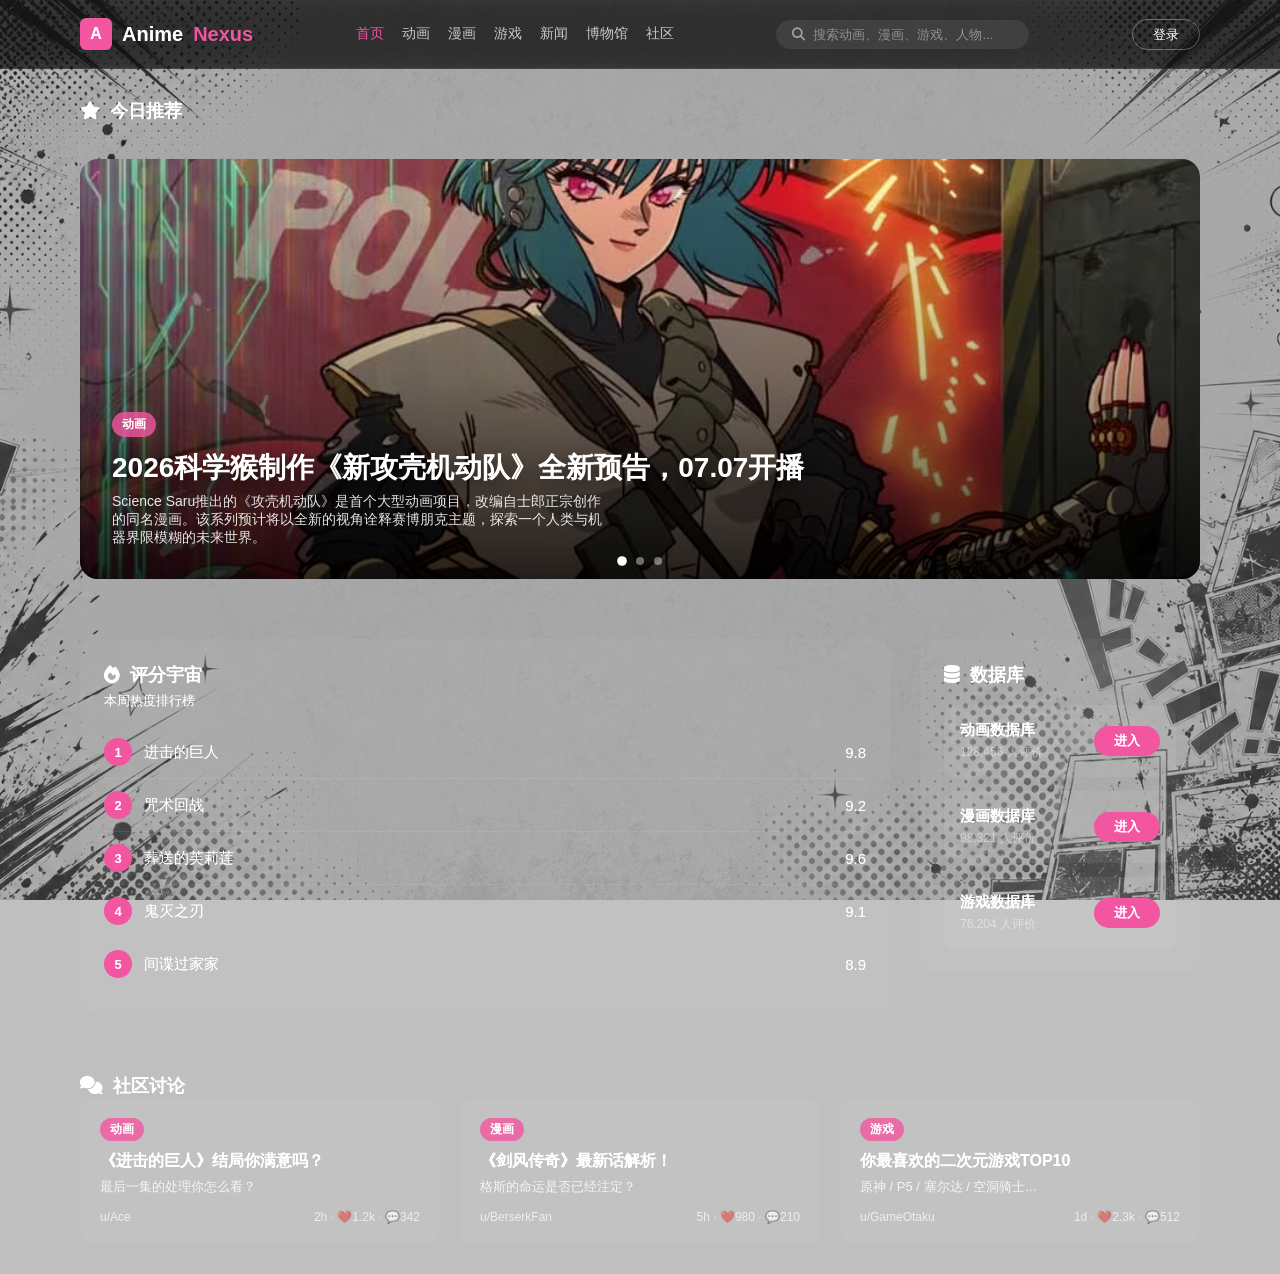
<file: world.html>
<!DOCTYPE html>
<html lang="zh-CN">
<head>
<meta charset="UTF-8">
<meta name="viewport" content="width=device-width, initial-scale=1.0">
<title>Anime Nexus</title>
<link rel="stylesheet" href="https://cdnjs.cloudflare.com/ajax/libs/font-awesome/6.5.0/css/all.min.css">
<link rel="stylesheet" href="css/shared.css">
<link rel="stylesheet" href="css/world.css">
</head>
<body>
<div class="app">
  <header class="navbar">
    <div class="inner navbar-inner">
      <a href="world.html" class="logo"><div class="logo-box">A</div>Anime <span>Nexus</span></a>
      <nav class="nav">
        <a href="world.html" class="active">首页</a>
        <a href="anime.html">动画</a><a href="manga.html">漫画</a><a href="game.html">游戏</a>
        <a href="news.html">新闻</a><a href="museum.html">博物馆</a><a href="community.html">社区</a>
      </nav>
      <div class="search"><i class="fa-solid fa-search"></i><input type="text" placeholder="搜索动画、漫画、游戏、人物..."></div>
      <div id="nav-user-area"></div>
    </div>
  </header>

  <!-- 今日推荐 -->
<section class="section">
        <div class="inner">

            <div class="title">
                <i class="fa-solid fa-star"></i>
                今日推荐
            </div>
                <br>
                </br>
            <div class="carousel" id="carousel">

                <div class="carousel-track">

                    <div class="slide" style="background-image:url('images/ghost.png')" data-href='work-detail.html?id=ghost'>
                        <div class="mask">
                            <div class="tag">动画</div>
                            <h2>2026科学猴制作《新攻壳机动队》全新预告，07.07开播</h2>
                            <p>Science Saru推出的《攻壳机动队》是首个大型动画项目，改编自士郎正宗创作的同名漫画。该系列预计将以全新的视角诠释赛博朋克主题，探索一个人类与机器界限模糊的未来世界。</p>
                        </div>
                    </div>

                    <div class="slide" style="background-image:url('images/stellar blade.png')" data-href='work-detail.html?id=stellarblade'>
                        <div class="mask">
                            <div class="tag">游戏</div>
                            <h2>《剑星：血雨》公布预告 | 夏日游戏节2026</h2>
                            <p>《剑星：血雨（Stellar Blade： BLOOD RAIN ）》是SHIFT UP备受好评的动作冒险系列的下一章。《血雨》将延续故事，并引入新主角伊薇（Evie）</p>
                        </div>
                    </div>

                    <div class="slide" style="background-image:url('images/gta.png')" data-href='work-detail.html?id=gta6'>
                        <div class="mask">
                            <div class="tag">游戏</div>
                            <h2>《GTA6》全新预告</h2>
                            <p>《GTA6》将带玩家前往雷奥奈达州，围绕罪恶城五光十色的霓虹街道和其他地方开启探索之旅，体验《GTA》系列迄今为止规模最大、最具沉浸感的演化。游戏将于2026年5月26日登陆PS5和Xbox Series平台。</p>
                        </div>
                    </div>

                </div>

                <div class="dots" id="dots"></div>

            </div>

        </div>
    </section>


  <!-- 主体 -->
  <section class="main">
    <div class="inner main-inner">
      <!-- 排行榜 -->
      <div class="rank">
        <div class="rank-header">
          <div class="title"><i class="fa-solid fa-fire"></i> 评分宇宙</div>
          <small>本周热度排行榜</small>
        </div>
        <a class="rank-item" href="work-detail.html?id=aot">
          <div class="rank-left"><div class="num">1</div>进击的巨人</div><div>9.8</div>
        </a>
        <a class="rank-item" href="anime.html">
          <div class="rank-left"><div class="num">2</div>咒术回战</div><div>9.2</div>
        </a>
        <a class="rank-item" href="work-detail.html?id=frieren">
          <div class="rank-left"><div class="num">3</div>葬送的芙莉莲</div><div>9.6</div>
        </a>
        <a class="rank-item" href="anime.html">
          <div class="rank-left"><div class="num">4</div>鬼灭之刃</div><div>9.1</div>
        </a>
        <a class="rank-item" href="anime.html">
          <div class="rank-left"><div class="num">5</div>间谍过家家</div><div>8.9</div>
        </a>
      </div>
      <!-- 数据库 -->
      <aside class="db">
        <div class="title"><i class="fa-solid fa-database"></i> 数据库</div>
        <a class="db-item" href="anime.html">
          <div class="db-item-left">
            <span>动画数据库</span>
            <span class="db-item-sub">128,456 人评价</span>
          </div>
          <div class="db-btn">进入</div>
        </a>
        <a class="db-item" href="manga.html">
          <div class="db-item-left">
            <span>漫画数据库</span>
            <span class="db-item-sub">98,321 人评价</span>
          </div>
          <div class="db-btn">进入</div>
        </a>
        <a class="db-item" href="game.html">
          <div class="db-item-left">
            <span>游戏数据库</span>
            <span class="db-item-sub">76,204 人评价</span>
          </div>
          <div class="db-btn">进入</div>
        </a>
      </aside>
    </div>
  </section>

  <!-- 社区 -->
  <section class="community">
    <div class="inner">
      <div class="title"><i class="fa-solid fa-comments"></i> 社区讨论</div>
      <div class="comm-grid">
        <a class="comm-card" href="post-detail.html?demo=1">
          <div class="tag">动画</div>
          <h3>《进击的巨人》结局你满意吗？</h3>
          <p>最后一集的处理你怎么看？</p>
          <div class="meta"><span>u/Ace</span><span>2h · ❤️1.2k · 💬342</span></div>
        </a>
        <a class="comm-card" href="post-detail.html?demo=2">
          <div class="tag">漫画</div>
          <h3>《剑风传奇》最新话解析！</h3>
          <p>格斯的命运是否已经注定？</p>
          <div class="meta"><span>u/BerserkFan</span><span>5h · ❤️980 · 💬210</span></div>
        </a>
        <a class="comm-card" href="post-detail.html?demo=3">
          <div class="tag">游戏</div>
          <h3>你最喜欢的二次元游戏TOP10</h3>
          <p>原神 / P5 / 塞尔达 / 空洞骑士...</p>
          <div class="meta"><span>u/GameOtaku</span><span>1d · ❤️2.3k · 💬512</span></div>
        </a>
      </div>
    </div>
  </section>
</div>

<script src="js/world.js" defer></script>
<script src="js/navbar.js"></script>
</body>
</html>
</file>
<file: css/style.css>
/* =======================
   首页
======================= */
html, body {
    margin: 0;
    padding: 0;
}
.home-page{

    width:100%;
    height:100vh;

    overflow:hidden;

    position:relative;

    background:
    url("../images/background.png")
    center center/cover
    no-repeat;

}

/* 黑色遮罩 */

.home-page::before{

    content:"";

    position:absolute;

    inset:0;

    background:
    rgba(0,0,0,.55);

    z-index:1;

}

/* 漫画网点 */

.home-page::after{

    content:"";

    position:absolute;

    inset:0;

    z-index:2;

    opacity:.25;

    background-image:
    radial-gradient(
    rgba(255,255,255,.7) 1px,
    transparent 1px
    );

    background-size:
    28px 28px;

    animation:
    dotsMove 60s linear infinite;

}

/* 内容层 */

.overlay{

    position:relative;

    z-index:3;

    width:100%;

    height:100vh;

    display:flex;

    flex-direction:column;

    justify-content:center;

    align-items:center;

}

/* 主标题 */

.main-title{

    font-size:110px;

    font-weight:900;

    color:white;

    letter-spacing:8px;

    text-transform:uppercase;

    text-shadow:
    0 0 15px rgba(0,0,0,.8),
    4px 4px 0 rgba(0,0,0,.7);

    animation:
    floatTitle 6s ease-in-out infinite;

}

/* 副标题 */

.sub-title{

    margin-top:20px;

    margin-bottom:50px;

    font-size:22px;

    letter-spacing:4px;

    color:
    rgba(255,255,255,.8);

}

/* ENTER按钮 */

.enter-btn{

    text-decoration:none;

    color:white;

    font-size:28px;

    letter-spacing:3px;

    padding:18px 70px;

    border:
    2px solid rgba(255,255,255,.85);

    backdrop-filter:
    blur(6px);

    transition:.4s;

    animation:
    pulse 3s ease-in-out infinite;

}

.enter-btn:hover{

    background:
    rgba(255,255,255,.15);

    transform:
    scale(1.08);

}

/* 标题浮动 */

@keyframes floatTitle{

    0%{
        transform:translateY(0);
    }

    50%{
        transform:translateY(-10px);
    }

    100%{
        transform:translateY(0);
    }

}

/* 按钮呼吸 */

@keyframes pulse{

    0%{
        transform:scale(1);
    }

    50%{
        transform:scale(1.05);
    }

    100%{
        transform:scale(1);
    }

}

/* 网点漂移 */

@keyframes dotsMove{

    from{
        transform:translate(0,0);
    }

    to{
        transform:translate(-200px,-120px);
    }

}
.quote{

    margin-top:15px;

    margin-bottom:40px;

    font-size:16px;

    font-style:italic;

    color:
    rgba(255,255,255,.65);

}
</file>
<file: css/shared.css>
@charset "utf-8";
@charset "utf-8";

/* ================================
   shared.css — Anime Nexus 公共样式
================================ */

* {
    margin: 0;
    padding: 0;
    box-sizing: border-box;
}

body {
    font-family: "Arial", "PingFang SC", sans-serif;
    background: url("../images/background1.png") center center / cover no-repeat fixed;
    color: #fff;
    min-height: 100vh;
    overflow-x: hidden;
    filter: grayscale(0.08) saturate(0.9) contrast(1.05) brightness(1.02);
}

.app {
    min-height: 100vh;
    background: rgba(0,0,0,0.25);
    backdrop-filter: blur(4px);
}

/* ---- 限宽居中 ---- */
.inner {
    max-width: 1200px;
    margin: 0 auto;
    padding: 0 40px;
    width: 100%;
}

/* ================================
   Navbar
================================ */

.navbar {
    display: flex;
    align-items: center;
    width: 100%;
    padding: 18px 0;
    background: rgba(20,20,20,0.7);
    backdrop-filter: blur(10px);
    border-bottom: 1px solid rgba(255,255,255,0.08);
    position: sticky;
    top: 0;
    z-index: 100;
}

.navbar-inner {
    display: flex;
    align-items: center;
    justify-content: space-between;
}

.logo {
    font-size: 20px;
    font-weight: 800;
    display: flex;
    align-items: center;
    gap: 10px;
    text-decoration: none;
    color: #fff;
    flex-shrink: 0;
}

.logo span { color: #ff4fa3; }

.logo-box {
    width: 32px;
    height: 32px;
    background: #ff4fa3;
    border-radius: 6px;
    display: flex;
    align-items: center;
    justify-content: center;
    font-weight: 900;
    font-size: 16px;
}

.nav {
    display: flex;
    gap: 18px;
}

.nav a {
    color: rgba(255,255,255,0.7);
    text-decoration: none;
    font-size: 14px;
    transition: color 0.3s;
    cursor: pointer;
}

.nav a:hover { color: #fff; }
.nav a.active { color: #ff4fa3; }

.search {
    display: flex;
    align-items: center;
    gap: 8px;
    background: rgba(255,255,255,0.08);
    border-radius: 999px;
    padding: 7px 16px;
}

.search input {
    background: none;
    border: none;
    outline: none;
    color: #fff;
    font-size: 13px;
    width: 200px;
}

.search input::placeholder { color: rgba(255,255,255,0.4); }
.search i { color: rgba(255,255,255,0.5); font-size: 13px; }

.login-btn {
    padding: 7px 20px;
    border-radius: 999px;
    border: 1px solid rgba(255,255,255,0.3);
    font-size: 13px;
    cursor: pointer;
    transition: 0.3s;
    text-decoration: none;
    color: #fff;
}

.login-btn:hover {
    background: rgba(255,255,255,0.1);
}

.login-btn.logged-in {
    border-color: #ff4fa3;
    color: #ff4fa3;
}

/* ================================
   通用 section 标题
================================ */

.page-section {
    padding: 40px 0;
}

.section-title {
    font-size: 20px;
    font-weight: bold;
    display: flex;
    align-items: center;
    gap: 10px;
    margin-bottom: 24px;
}

.section-title i { color: #ff4fa3; }

/* ================================
   通用 tag 标签
================================ */

.tag {
    display: inline-block;
    font-size: 11px;
    padding: 3px 10px;
    border-radius: 999px;
    background: rgba(255, 79, 163, 0.85);
    font-weight: 600;
}

.tag.game  { background: rgba(79, 163, 255, 0.85); }
.tag.manga { background: rgba(163, 79, 255, 0.85); }
.tag.anime { background: rgba(255, 79, 163, 0.85); }
.tag.news  { background: rgba(255, 163, 79, 0.85); }

/* ================================
   评分徽章
================================ */

.score {
    font-size: 20px;
    font-weight: 900;
    color: #ff4fa3;
}

.score-sm {
    font-size: 14px;
    font-weight: 700;
    color: #ff4fa3;
}

/* ================================
   通用按钮
================================ */

.btn-pink {
    display: inline-block;
    padding: 8px 22px;
    border-radius: 999px;
    background: #ff4fa3;
    color: #fff;
    font-size: 13px;
    font-weight: 600;
    cursor: pointer;
    border: none;
    transition: opacity 0.2s;
    text-decoration: none;
}

.btn-pink:hover { opacity: 0.85; }

.btn-ghost {
    display: inline-block;
    padding: 8px 22px;
    border-radius: 999px;
    border: 1px solid rgba(255,255,255,0.3);
    color: #fff;
    font-size: 13px;
    cursor: pointer;
    background: none;
    transition: 0.2s;
    text-decoration: none;
}

.btn-ghost:hover { background: rgba(255,255,255,0.08); }

/* ================================
   页面标题横幅
================================ */

.page-hero {
    background: rgba(0,0,0,0.35);
    border-bottom: 1px solid rgba(255,255,255,0.06);
    padding: 36px 0 30px;
}

.page-hero h1 {
    font-size: 32px;
    font-weight: 900;
    display: flex;
    align-items: center;
    gap: 14px;
    margin-bottom: 6px;
}

.page-hero h1 i { color: #ff4fa3; }

.page-hero p {
    font-size: 14px;
    color: rgba(255,255,255,0.55);
    margin-top: 6px;
}

/* ================================
   面包屑
================================ */

.breadcrumb {
    font-size: 13px;
    color: rgba(255,255,255,0.4);
    margin-bottom: 10px;
    display: flex;
    align-items: center;
    gap: 6px;
}

.breadcrumb a {
    color: rgba(255,255,255,0.4);
    text-decoration: none;
}

.breadcrumb a:hover { color: #fff; }
.breadcrumb span { color: rgba(255,255,255,0.2); }

/* ================================
   通用卡片玻璃态
================================ */

.glass-card {
    background: rgba(255,255,255,0.05);
    border-radius: 16px;
    border: 1px solid rgba(255,255,255,0.07);
    backdrop-filter: blur(6px);
}

/* ================================
   筛选栏
================================ */

.filter-bar {
    display: flex;
    align-items: center;
    gap: 10px;
    flex-wrap: wrap;
    margin-bottom: 24px;
}

.filter-chip {
    padding: 5px 16px;
    border-radius: 999px;
    background: rgba(255,255,255,0.07);
    border: 1px solid rgba(255,255,255,0.1);
    font-size: 13px;
    cursor: pointer;
    transition: 0.2s;
    color: rgba(255,255,255,0.7);
}

.filter-chip:hover,
.filter-chip.active {
    background: #ff4fa3;
    border-color: #ff4fa3;
    color: #fff;
}

/* ================================
   页脚
================================ */

.footer {
    border-top: 1px solid rgba(255,255,255,0.06);
    padding: 30px 0;
    margin-top: 60px;
    text-align: center;
    font-size: 13px;
    color: rgba(255,255,255,0.3);
}

/* ================================
   头像下拉菜单
================================ */

.nav-avatar-wrap {
  position: relative;
  cursor: pointer;
}

.nav-avatar {
  width: 36px;
  height: 36px;
  border-radius: 50%;
  background: linear-gradient(135deg, #ff4fa3, #a04fff);
  display: flex;
  align-items: center;
  justify-content: center;
  font-size: 15px;
  font-weight: 800;
  color: #fff;
  border: 2px solid rgba(255,255,255,0.15);
  transition: border-color 0.2s;
  user-select: none;
}

.nav-avatar:hover { border-color: #ff4fa3; }

.nav-dropdown {
  position: absolute;
  top: calc(100% + 12px);
  right: 0;
  width: 210px;
  background: rgba(18,18,22,0.97);
  border: 1px solid rgba(255,255,255,0.1);
  border-radius: 14px;
  padding: 8px;
  backdrop-filter: blur(20px);
  box-shadow: 0 16px 48px rgba(0,0,0,0.5);
  opacity: 0;
  transform: translateY(-8px) scale(0.97);
  pointer-events: none;
  transition: all 0.2s ease;
  z-index: 500;
}

.nav-dropdown.open {
  opacity: 1;
  transform: translateY(0) scale(1);
  pointer-events: all;
}

.nav-dd-user {
  display: flex;
  align-items: center;
  gap: 10px;
  padding: 10px 10px 12px;
}

.nav-dd-avatar {
  width: 36px;
  height: 36px;
  border-radius: 50%;
  background: linear-gradient(135deg, #ff4fa3, #a04fff);
  display: flex;
  align-items: center;
  justify-content: center;
  font-size: 14px;
  font-weight: 800;
  flex-shrink: 0;
}

.nav-dd-name {
  font-size: 14px;
  font-weight: 700;
  color: #fff;
}

.nav-dd-sub {
  font-size: 11px;
  color: rgba(255,255,255,0.35);
  margin-top: 2px;
}

.nav-dd-divider {
  height: 1px;
  background: rgba(255,255,255,0.07);
  margin: 4px 0;
}

.nav-dd-item {
  display: flex;
  align-items: center;
  gap: 10px;
  padding: 9px 12px;
  border-radius: 8px;
  font-size: 13px;
  color: rgba(255,255,255,0.7);
  text-decoration: none;
  transition: 0.15s;
  cursor: pointer;
}

.nav-dd-item:hover {
  background: rgba(255,255,255,0.07);
  color: #fff;
}

.nav-dd-item i {
  width: 16px;
  color: rgba(255,255,255,0.4);
  font-size: 13px;
}

.nav-dd-logout { color: rgba(255,100,100,0.8); }
.nav-dd-logout:hover { background: rgba(255,80,80,0.1); color: #ff6b6b; }
.nav-dd-logout i { color: rgba(255,100,100,0.6); }

/* 收藏按钮已收藏状态 */
.btn-pink.faved {
  background: rgba(255,79,163,0.25);
  border: 1px solid rgba(255,79,163,0.5);
  color: #ff4fa3;
}
/* CSS Document */
</file>
<file: css/anime.css>
@charset "utf-8";
/* ================================
   anime.css — 动画/漫画/游戏列表页
================================ */

.filter-label {
    font-size: 12px;
    color: rgba(255,255,255,0.4);
    width: 36px;
    flex-shrink: 0;
}

.list-header {
    display: flex;
    align-items: center;
    justify-content: space-between;
    margin-bottom: 16px;
}

.result-count {
    font-size: 13px;
    color: rgba(255,255,255,0.4);
}

/* ---- 列表行 ---- */

.anime-list {
    display: flex;
    flex-direction: column;
    gap: 14px;
}

.anime-row {
    display: flex;
    align-items: stretch;
    gap: 0;
    overflow: hidden;
    transition: transform 0.2s;
}

.anime-row:hover {
    transform: translateY(-2px);
}

.anime-rank {
    width: 52px;
    flex-shrink: 0;
    display: flex;
    align-items: center;
    justify-content: center;
    font-size: 22px;
    font-weight: 900;
    color: rgba(255,255,255,0.15);
    border-right: 1px solid rgba(255,255,255,0.05);
}

.anime-row:nth-child(1) .anime-rank { color: #ff4fa3; }
.anime-row:nth-child(2) .anime-rank { color: rgba(255,200,100,0.8); }
.anime-row:nth-child(3) .anime-rank { color: rgba(180,220,255,0.8); }

.anime-cover {
    width: 120px;
    flex-shrink: 0;
    display: flex;
    align-items: center;
    justify-content: center;
}

.game-cover {
    width: 240px;
    flex-shrink: 0;
    display: flex;
    align-items: center;
    justify-content: center;
}

.cover-placeholder {
    font-size: 28px;
    color: rgba(255,255,255,0.15);
}

.anime-info {
    flex: 1;
    padding: 18px 20px;
    display: flex;
    flex-direction: column;
    gap: 8px;
}

.anime-tags {
    display: flex;
    gap: 8px;
    align-items: center;
}

.tag-plain {
    font-size: 12px;
    color: rgba(255,255,255,0.4);
}

.anime-title {
    font-size: 17px;
    font-weight: 800;
}

.anime-title .jp {
    font-size: 12px;
    color: rgba(255,255,255,0.35);
    font-weight: 400;
    margin-left: 8px;
}

.anime-desc {
    font-size: 13px;
    color: rgba(255,255,255,0.6);
    line-height: 1.6;
}

.anime-meta {
    display: flex;
    gap: 16px;
    font-size: 12px;
    color: rgba(255,255,255,0.4);
    flex-wrap: wrap;
}

.anime-meta i { margin-right: 4px; }

/* ---- 右侧评分 ---- */

.anime-scores {
    width: 180px;
    flex-shrink: 0;
    padding: 18px 20px;
    border-left: 1px solid rgba(255,255,255,0.05);
    display: flex;
    flex-direction: column;
    align-items: center;
    justify-content: center;
    gap: 8px;
    background: rgba(0,0,0,0.15);
}

.score-breakdown {
    width: 100%;
    display: flex;
    flex-direction: column;
    gap: 4px;
}

.score-row {
    display: flex;
    justify-content: space-between;
    font-size: 12px;
    color: rgba(255,255,255,0.5);
}

.score-row strong {
    color: rgba(255,255,255,0.8);
}

.score-avg {
    font-size: 34px;
    font-weight: 900;
    color: #ff4fa3;
    line-height: 1;
    margin-top: 4px;
}

.score-label {
    font-size: 11px;
    color: rgba(255,255,255,0.3);
}

.anime-actions {
    display: flex;
    gap: 8px;
    margin-top: 4px;
}

.anime-actions .btn-pink,
.anime-actions .btn-ghost {
    padding: 5px 12px;
    font-size: 12px;
}

/* ---- 分页 ---- */

.pagination {
    display: flex;
    align-items: center;
    justify-content: center;
    gap: 8px;
    margin-top: 36px;
    padding-bottom: 10px;
}

.page-btn {
    width: 36px;
    height: 36px;
    border-radius: 8px;
    display: flex;
    align-items: center;
    justify-content: center;
    font-size: 14px;
    cursor: pointer;
    background: rgba(255,255,255,0.06);
    border: 1px solid rgba(255,255,255,0.08);
    transition: 0.2s;
}

.page-btn:hover { background: rgba(255,255,255,0.12); }
.page-btn.active { background: #ff4fa3; border-color: #ff4fa3; }

.page-dots { color: rgba(255,255,255,0.3); }

.page-next {
    width: 36px;
    height: 36px;
    border-radius: 8px;
    display: flex;
    align-items: center;
    justify-content: center;
    cursor: pointer;
    background: rgba(255,255,255,0.06);
    border: 1px solid rgba(255,255,255,0.08);
    transition: 0.2s;
}

.page-next:hover { background: rgba(255,255,255,0.12); }/* CSS Document */
</file>
<file: css/community.css>
@charset "utf-8";
/* CSS Document */
/* ================================
   community.css
================================ */

.comm-layout {
    display: flex;
    gap: 28px;
    padding: 40px 0;
    align-items: flex-start;
}

.comm-main {
    flex: 1;
    min-width: 0;
}

/* 发帖框 */
.new-post {
    display: flex;
    align-items: center;
    gap: 14px;
    padding: 16px 20px;
    margin-bottom: 4px;
}

.new-post-avatar {
    width: 38px;
    height: 38px;
    border-radius: 50%;
    background: rgba(255,255,255,0.1);
    display: flex;
    align-items: center;
    justify-content: center;
    flex-shrink: 0;
    color: rgba(255,255,255,0.4);
}

.new-post-input {
    flex: 1;
    background: rgba(255,255,255,0.06);
    border-radius: 999px;
    padding: 10px 18px;
    font-size: 14px;
    color: rgba(255,255,255,0.35);
    cursor: pointer;
    border: 1px solid rgba(255,255,255,0.08);
    transition: 0.2s;
}

.new-post-input:hover {
    background: rgba(255,255,255,0.09);
}

/* 帖子列表 */
.post-list {
    display: flex;
    flex-direction: column;
    gap: 12px;
}

.post-card {
    display: flex;
    gap: 0;
    overflow: hidden;
    transition: transform 0.2s;
    text-decoration: none;
    color: inherit;
	cursor:pointer;
}

.post-card:hover {
    transform: translateY(-2px);
    text-decoration: none;
    color: inherit;
}

.post-left {
    width: 54px;
    flex-shrink: 0;
    display: flex;
    align-items: center;
    justify-content: center;
    border-right: 1px solid rgba(255,255,255,0.05);
    background: rgba(0,0,0,0.1);
}

.post-votes {
    display: flex;
    flex-direction: column;
    align-items: center;
    gap: 4px;
    font-size: 12px;
    color: rgba(255,255,255,0.4);
}

.post-votes span {
    font-size: 13px;
    font-weight: 700;
    color: rgba(255,255,255,0.7);
}

.post-votes i {
    cursor: pointer;
    transition: color 0.2s;
}

.post-votes i:hover { color: #ff4fa3; }

.post-body {
    flex: 1;
    padding: 16px 20px;
    display: flex;
    flex-direction: column;
    gap: 8px;
}

.post-meta {
    display: flex;
    align-items: center;
    gap: 8px;
    flex-wrap: wrap;
}

.post-author {
    font-size: 13px;
    color: rgba(255,255,255,0.5);
    font-weight: 600;
}

.post-time {
    font-size: 12px;
    color: rgba(255,255,255,0.3);
}

.post-title {
    font-size: 16px;
    font-weight: 700;
    line-height: 1.4;
    cursor: pointer;
    transition: color 0.2s;
}

.post-title:hover { color: #ff4fa3; }

.post-preview {
    font-size: 13px;
    color: rgba(255,255,255,0.5);
    line-height: 1.6;
    display: -webkit-box;
    -webkit-line-clamp: 2;
    -webkit-box-orient: vertical;
    overflow: hidden;
}

.post-footer {
    display: flex;
    gap: 20px;
    font-size: 12px;
    color: rgba(255,255,255,0.35);
    margin-top: 4px;
}

.post-footer span {
    cursor: pointer;
    display: flex;
    align-items: center;
    gap: 5px;
    transition: color 0.2s;
}

.post-footer span:hover { color: #ff4fa3; }

/* 右侧边栏 */
.comm-sidebar {
    width: 280px;
    flex-shrink: 0;
    display: flex;
    flex-direction: column;
    gap: 16px;
}

.sidebar-card {
    padding: 20px;
}

.sidebar-title {
    font-size: 15px;
    font-weight: 700;
    margin-bottom: 16px;
    display: flex;
    align-items: center;
    gap: 8px;
}

.sidebar-title i { color: #ff4fa3; }

.hot-list {
    display: flex;
    flex-direction: column;
    gap: 10px;
}

.hot-item {
    display: flex;
    align-items: flex-start;
    gap: 10px;
    font-size: 13px;
    color: rgba(255,255,255,0.65);
    cursor: pointer;
    transition: color 0.2s;
}

.hot-item:hover { color: #fff; }

.hot-num {
    font-size: 12px;
    font-weight: 700;
    color: #ff4fa3;
    width: 16px;
    flex-shrink: 0;
}

.topic-list {
    display: flex;
    flex-wrap: wrap;
    gap: 8px;
}

.topic-chip {
    font-size: 12px;
    padding: 4px 12px;
    border-radius: 999px;
    background: rgba(255,255,255,0.07);
    border: 1px solid rgba(255,255,255,0.1);
    cursor: pointer;
    transition: 0.2s;
    color: rgba(255,255,255,0.6);
}

.topic-chip:hover {
    background: rgba(255,79,163,0.2);
    border-color: rgba(255,79,163,0.4);
    color: #fff;
}

.sidebar-desc {
    font-size: 13px;
    color: rgba(255,255,255,0.5);
    line-height: 1.6;
}
</file>
<file: css/login.css>
@charset "utf-8";
/* ================================
   login.css
================================ */

.login-wrap {
    min-height: calc(100vh - 62px);
    display: flex;
    align-items: center;
    justify-content: center;
    gap: 0;
    padding: 40px;
}

/* 左侧装饰 */
.login-deco {
    width: 380px;
    flex-shrink: 0;
    padding: 60px 48px;
    display: flex;
    flex-direction: column;
    justify-content: center;
    gap: 48px;
}

.deco-icon {
    font-size: 32px;
    color: #ff4fa3;
    margin-bottom: 16px;
}

.deco-quote h2 {
    font-size: 28px;
    font-weight: 900;
    line-height: 1.35;
    margin-bottom: 16px;
}

.deco-quote p {
    font-size: 14px;
    color: rgba(255,255,255,0.55);
    line-height: 1.7;
}

.deco-stats {
    display: flex;
    gap: 28px;
}

.deco-stat {
    display: flex;
    flex-direction: column;
    gap: 4px;
}

.deco-stat strong {
    font-size: 22px;
    font-weight: 900;
    color: #ff4fa3;
}

.deco-stat span {
    font-size: 12px;
    color: rgba(255,255,255,0.4);
}

/* 右侧表单卡片 */
.login-form-wrap {
    width: 420px;
    flex-shrink: 0;
    padding: 36px 40px 40px;
}

/* Tab */
.form-tabs {
    position: relative;
    display: flex;
    margin-bottom: 32px;
    border-bottom: 2px solid rgba(255,255,255,0.08);
}

.form-tab {
    flex: 1;
    background: none;
    border: none;
    color: rgba(255,255,255,0.4);
    font-size: 15px;
    font-weight: 600;
    padding: 12px 0;
    cursor: pointer;
    transition: color 0.2s;
    font-family: inherit;
}

.form-tab.active { color: #fff; }

.tab-indicator {
    position: absolute;
    bottom: -2px;
    left: 0;
    width: 50%;
    height: 2px;
    background: #ff4fa3;
    transition: transform 0.3s ease;
    border-radius: 999px;
}

/* 表单主体 */
.form-body {
    display: flex;
    flex-direction: column;
    gap: 18px;
}

.form-body.hidden { display: none; }

.field-group {
    display: flex;
    flex-direction: column;
    gap: 8px;
}

.field-group label {
    font-size: 13px;
    color: rgba(255,255,255,0.5);
    font-weight: 600;
}

.input-wrap {
    display: flex;
    align-items: center;
    gap: 10px;
    background: rgba(255,255,255,0.06);
    border: 1px solid rgba(255,255,255,0.1);
    border-radius: 10px;
    padding: 11px 16px;
    transition: border-color 0.2s;
}

.input-wrap:focus-within {
    border-color: rgba(255,79,163,0.5);
    background: rgba(255,255,255,0.08);
}

.input-wrap i {
    color: rgba(255,255,255,0.3);
    font-size: 14px;
    flex-shrink: 0;
}

.input-wrap input {
    flex: 1;
    background: none;
    border: none;
    outline: none;
    color: #fff;
    font-size: 14px;
    font-family: inherit;
}

.input-wrap input::placeholder {
    color: rgba(255,255,255,0.25);
}

.toggle-pw {
    cursor: pointer !important;
    transition: color 0.2s;
}

.toggle-pw:hover { color: rgba(255,255,255,0.6) !important; }

.form-row-between {
    display: flex;
    align-items: center;
    justify-content: space-between;
}

.remember {
    display: flex;
    align-items: center;
    gap: 8px;
    font-size: 13px;
    color: rgba(255,255,255,0.5);
    cursor: pointer;
}

.remember input[type="checkbox"] {
    accent-color: #ff4fa3;
    width: 15px;
    height: 15px;
}

.forgot {
    font-size: 13px;
    color: rgba(255,79,163,0.8);
    text-decoration: none;
    transition: color 0.2s;
}

.forgot:hover { color: #ff4fa3; }

.submit-btn {
    width: 100%;
    padding: 13px;
    font-size: 15px;
    font-weight: 700;
    border-radius: 10px;
    margin-top: 4px;
}

/* 分割线 */
.divider {
    display: flex;
    align-items: center;
    gap: 12px;
    color: rgba(255,255,255,0.2);
    font-size: 12px;
}

.divider::before,
.divider::after {
    content: '';
    flex: 1;
    height: 1px;
    background: rgba(255,255,255,0.1);
}

/* 第三方登录 */
.social-btns {
    display: flex;
    gap: 10px;
}

.social-btn {
    flex: 1;
    background: rgba(255,255,255,0.06);
    border: 1px solid rgba(255,255,255,0.1);
    border-radius: 10px;
    color: rgba(255,255,255,0.6);
    font-size: 13px;
    padding: 10px 0;
    cursor: pointer;
    transition: 0.2s;
    display: flex;
    align-items: center;
    justify-content: center;
    gap: 6px;
    font-family: inherit;
}

.social-btn:hover {
    background: rgba(255,255,255,0.1);
    color: #fff;
    border-color: rgba(255,255,255,0.2);
}

/* Toast 提示 */
.toast {
    position: fixed;
    bottom: 32px;
    left: 50%;
    transform: translateX(-50%) translateY(20px);
    background: rgba(30,30,30,0.95);
    border: 1px solid rgba(255,79,163,0.4);
    color: #fff;
    padding: 12px 28px;
    border-radius: 999px;
    font-size: 14px;
    opacity: 0;
    transition: all 0.3s ease;
    pointer-events: none;
    white-space: nowrap;
}

.toast.show {
    opacity: 1;
    transform: translateX(-50%) translateY(0);
}

.field-error {
  font-size: 12px;
  color: #ff6b6b;
  min-height: 16px;
  margin-top: -6px;
}
/* CSS Document */
</file>
<file: css/museum.css>
@charset "utf-8";
/* ================================
   museum.css — 博物馆时间线页
================================ */

/* 年代分割线 */
.era-header {
    display: flex;
    align-items: center;
    gap: 16px;
    margin: 48px 0 32px;
}

.era-line {
    flex: 1;
    height: 1px;
    background: linear-gradient(to right, transparent, rgba(255,79,163,0.4), transparent);
}

.era-label {
    font-size: 13px;
    font-weight: 700;
    color: #ff4fa3;
    letter-spacing: 0.08em;
    white-space: nowrap;
    text-transform: uppercase;
}

/* 时间线容器 */
.timeline {
    position: relative;
    padding-left: 80px;
}

/* 竖线 */
.timeline::before {
    content: '';
    position: absolute;
    left: 44px;
    top: 0;
    bottom: 0;
    width: 2px;
    background: linear-gradient(to bottom, transparent, rgba(255,79,163,0.3) 5%, rgba(255,79,163,0.3) 95%, transparent);
}

/* 单条时间线 */
.timeline-item {
    position: relative;
    display: flex;
    align-items: flex-start;
    gap: 28px;
    margin-bottom: 28px;
}

.tl-year {
    position: absolute;
    left: -80px;
    width: 60px;
    text-align: right;
    font-size: 13px;
    font-weight: 700;
    color: rgba(255,255,255,0.35);
    padding-top: 18px;
    flex-shrink: 0;
}

/* 节点圆点 */
.tl-dot {
    position: absolute;
    left: -26px;
    top: 20px;
    width: 12px;
    height: 12px;
    border-radius: 50%;
    background: rgba(255,255,255,0.2);
    border: 2px solid rgba(255,79,163,0.4);
    flex-shrink: 0;
    z-index: 1;
}

.tl-dot--gold {
    background: #ff4fa3;
    border-color: #ff4fa3;
    box-shadow: 0 0 10px rgba(255,79,163,0.6);
}

/* 内容卡片 */
.tl-card {
    flex: 1;
    padding: 22px 24px;
    transition: transform 0.2s;
}

.tl-card:hover {
    transform: translateX(4px);
}

.tl-card--highlight {
    border-color: rgba(255,79,163,0.2);
    background: rgba(255,79,163,0.05);
}

.tl-tag-row {
    display: flex;
    align-items: center;
    gap: 10px;
    margin-bottom: 10px;
}

.tl-impact {
    font-size: 11px;
    color: rgba(255,200,100,0.8);
    font-weight: 600;
    letter-spacing: 0.04em;
}

.tl-card h3 {
    font-size: 18px;
    font-weight: 800;
    margin-bottom: 4px;
}

.tl-en {
    font-size: 12px;
    color: rgba(255,255,255,0.35);
    margin-bottom: 10px;
}

.tl-desc {
    font-size: 13px;
    color: rgba(255,255,255,0.65);
    line-height: 1.7;
    margin-bottom: 14px;
}

.tl-badges {
    display: flex;
    flex-wrap: wrap;
    gap: 8px;
}

.badge {
    font-size: 11px;
    padding: 3px 10px;
    border-radius: 999px;
    background: rgba(255,255,255,0.07);
    border: 1px solid rgba(255,255,255,0.1);
    color: rgba(255,255,255,0.6);
}/* CSS Document */
</file>
<file: css/news-detail.css>
@charset "utf-8";
/* ================================
   news-detail.css
================================ */

.nd-layout {
  display: flex;
  gap: 28px;
  padding: 0 0 60px;
  align-items: flex-start;
}

.nd-main { flex: 1; min-width: 0; }

.nd-article {
  overflow: hidden;
  margin: 20px 0 16px;
}

.nd-art-header { padding: 28px 32px 20px; }

.nd-art-meta {
  display: flex;
  align-items: center;
  gap: 12px;
  margin-bottom: 14px;
}

.nd-art-time { font-size: 13px; color: rgba(255,255,255,0.35); }

.nd-art-title {
  font-size: 24px;
  font-weight: 900;
  line-height: 1.4;
  margin-bottom: 14px;
}

.nd-art-byline {
  font-size: 13px;
  color: rgba(255,255,255,0.35);
  display: flex;
  align-items: center;
  gap: 4px;
}

.nd-art-img-placeholder {
  width: 100%;
  height: 320px;
  background: rgba(255,255,255,0.04);
  border-top: 1px solid rgba(255,255,255,0.05);
  border-bottom: 1px solid rgba(255,255,255,0.05);
  display: flex;
  align-items: center;
  justify-content: center;
  font-size: 56px;
  color: rgba(255,255,255,0.07);
  transition: opacity 0.3s;
  position: relative;
  overflow: hidden;
}

.nd-art-body {
  padding: 24px 32px;
  font-size: 15px;
  line-height: 1.9;
  color: rgba(255,255,255,0.8);
}

.nd-art-body p { margin-bottom: 16px; }
.nd-art-body p:last-child { margin-bottom: 0; }

.nd-art-footer {
  padding: 16px 32px 20px;
  display: flex;
  gap: 10px;
  border-top: 1px solid rgba(255,255,255,0.06);
}

.pd-action-btn {
  display: flex;
  align-items: center;
  gap: 7px;
  padding: 8px 18px;
  border-radius: 999px;
  background: rgba(255,255,255,0.06);
  border: 1px solid rgba(255,255,255,0.08);
  color: rgba(255,255,255,0.55);
  font-size: 13px;
  cursor: pointer;
  transition: 0.2s;
  font-family: inherit;
}

.pd-action-btn:hover { background: rgba(255,255,255,0.1); color: #fff; }

/* 讨论 CTA */
.nd-discuss-cta {
  display: flex;
  align-items: center;
  justify-content: space-between;
  padding: 18px 24px;
}

.cta-left {
  display: flex;
  align-items: center;
  gap: 16px;
  font-size: 22px;
  color: #ff4fa3;
}

.cta-title { font-size: 15px; font-weight: 700; margin-bottom: 3px; }
.cta-sub { font-size: 13px; color: rgba(255,255,255,0.45); }

/* Sidebar */
.nd-sidebar {
  width: 260px;
  flex-shrink: 0;
  display: flex;
  flex-direction: column;
  gap: 16px;
  margin-top: 68px;
}

.sidebar-card { padding: 20px; }
.sidebar-title { font-size: 15px; font-weight: 700; margin-bottom: 16px; display: flex; align-items: center; gap: 8px; }
.sidebar-title i { color: #ff4fa3; }

.flash-list { display: flex; flex-direction: column; gap: 12px; }
.flash-item { display: flex; gap: 10px; font-size: 13px; color: rgba(255,255,255,0.6); border-bottom: 1px solid rgba(255,255,255,0.05); padding-bottom: 12px; }
.flash-item:last-child { border-bottom: none; padding-bottom: 0; }
.flash-time { font-size: 11px; color: rgba(255,79,163,0.8); font-weight: 700; width: 38px; flex-shrink: 0; }

.more-news { display: flex; flex-direction: column; gap: 8px; }
.related-item { font-size: 13px; color: rgba(255,255,255,0.55); text-decoration: none; padding: 8px 10px; border-radius: 8px; transition: 0.2s; display: block; line-height: 1.5; }
.related-item:hover { background: rgba(255,255,255,0.06); color: #fff; }/* CSS Document */
</file>
<file: css/news.css>
@charset "utf-8";
/* ================================
   news.css
================================ */

.news-layout {
    display: flex;
    gap: 28px;
    padding: 40px 0;
    align-items: flex-start;
}

.news-main { flex: 1; min-width: 0; }

/* 置顶新闻 */
.news-featured {
    display: flex;
    gap: 0;
    overflow: hidden;
    margin-bottom: 8px;
}

.news-featured-img {
    width: 300px;
    flex-shrink: 0;
    background: rgba(255,255,255,0.04);
    display: flex;
    align-items: center;
    justify-content: center;
    min-height: 200px;
}

.news-featured-img--cover {
    background-size: cover !important;
    background-position: center center !important;
    background-repeat: no-repeat !important;
}

.featured-placeholder {
    font-size: 48px;
    color: rgba(255,255,255,0.1);
}

.news-featured-body {
    flex: 1;
    padding: 28px;
    display: flex;
    flex-direction: column;
    gap: 12px;
}

.news-featured-body h2 {
    font-size: 20px;
    font-weight: 800;
    line-height: 1.4;
}

.news-featured-body p {
    font-size: 14px;
    color: rgba(255,255,255,0.6);
    line-height: 1.7;
    flex: 1;
}

.news-meta {
    display: flex;
    align-items: center;
    gap: 10px;
}

.news-time {
    font-size: 12px;
    color: rgba(255,255,255,0.35);
}

/* 新闻列表 */
.news-list {
    display: flex;
    flex-direction: column;
    gap: 12px;
}

.news-item {
    display: flex;
    gap: 0;
    overflow: hidden;
    transition: transform 0.2s;
}

.news-item:hover { transform: translateX(4px); }

.news-item-img {
    width: 80px;
    flex-shrink: 0;
    display: flex;
    align-items: center;
    justify-content: center;
    font-size: 24px;
    color: rgba(255,255,255,0.15);
    border-right: 1px solid rgba(255,255,255,0.05);
}

.news-item-body {
    flex: 1;
    padding: 16px 20px;
    display: flex;
    flex-direction: column;
    gap: 8px;
}

.news-item-body h3 {
    font-size: 15px;
    font-weight: 700;
    line-height: 1.4;
    cursor: pointer;
    transition: color 0.2s;
}

.news-item-body h3:hover { color: #ff4fa3; }

.news-item-body p {
    font-size: 13px;
    color: rgba(255,255,255,0.5);
    line-height: 1.6;
}

/* 右侧边栏 */
.news-sidebar {
    width: 260px;
    flex-shrink: 0;
    display: flex;
    flex-direction: column;
    gap: 16px;
}

.sidebar-card { padding: 20px; }

.sidebar-title {
    font-size: 15px;
    font-weight: 700;
    margin-bottom: 16px;
    display: flex;
    align-items: center;
    gap: 8px;
}

.sidebar-title i { color: #ff4fa3; }

/* 快讯 */
.flash-list {
    display: flex;
    flex-direction: column;
    gap: 12px;
}

.flash-item {
    display: flex;
    gap: 10px;
    font-size: 13px;
    color: rgba(255,255,255,0.6);
    border-bottom: 1px solid rgba(255,255,255,0.05);
    padding-bottom: 12px;
}

.flash-item:last-child { border-bottom: none; padding-bottom: 0; }

.flash-time {
    font-size: 11px;
    color: rgba(255,79,163,0.8);
    font-weight: 700;
    width: 38px;
    flex-shrink: 0;
}

/* 放映日历 */
.schedule-list {
    display: flex;
    flex-direction: column;
    gap: 14px;
}

.schedule-item {
    display: flex;
    align-items: center;
    gap: 14px;
}

.schedule-date {
    width: 40px;
    height: 40px;
    border-radius: 10px;
    background: rgba(255,79,163,0.15);
    border: 1px solid rgba(255,79,163,0.3);
    display: flex;
    align-items: center;
    justify-content: center;
    font-size: 12px;
    font-weight: 700;
    color: #ff4fa3;
    flex-shrink: 0;
}

.schedule-title {
    font-size: 13px;
    font-weight: 600;
    margin-bottom: 2px;
}

.schedule-sub {
    font-size: 11px;
    color: rgba(255,255,255,0.35);
}/* CSS Document */
</file>
<file: css/post-detail.css>
@charset "utf-8";
/* ================================
   post-detail.css
================================ */

.detail-layout {
  display: flex;
  gap: 28px;
  padding: 0 0 60px;
  align-items: flex-start;
}

.detail-main { flex: 1; min-width: 0; }

/* 帖子卡片 */
.post-detail-card { overflow: hidden; margin: 20px 0 28px; }

.pd-header { padding: 28px 32px 20px; }

.pd-meta-top {
  display: flex;
  align-items: center;
  gap: 12px;
  margin-bottom: 14px;
}

.pd-time { font-size: 12px; color: rgba(255,255,255,0.35); }

.pd-title {
  font-size: 24px;
  font-weight: 900;
  line-height: 1.35;
  margin-bottom: 18px;
}

.pd-author-row {
  display: flex;
  align-items: center;
  gap: 12px;
}

.pd-avatar {
  width: 38px;
  height: 38px;
  border-radius: 50%;
  background: linear-gradient(135deg, #ff4fa3, #a04fff);
  display: flex;
  align-items: center;
  justify-content: center;
  font-size: 15px;
  font-weight: 800;
  flex-shrink: 0;
}

.pd-author-name { font-size: 14px; font-weight: 700; }
.pd-author-sub { font-size: 12px; color: rgba(255,255,255,0.35); margin-top: 2px; }

.pd-divider { height: 1px; background: rgba(255,255,255,0.06); }

.pd-content {
  padding: 24px 32px;
  font-size: 15px;
  line-height: 1.85;
  color: rgba(255,255,255,0.85);
}

.pd-content p { margin-bottom: 14px; }
.pd-content p:last-child { margin-bottom: 0; }
.pd-content strong { color: #fff; }
.pd-content blockquote {
  border-left: 3px solid #ff4fa3;
  padding: 8px 16px;
  margin: 12px 0;
  background: rgba(255,79,163,0.06);
  border-radius: 0 8px 8px 0;
  color: rgba(255,255,255,0.7);
  font-style: italic;
}

.pd-content img {
  max-width: 100%;
  border-radius: 10px;
  margin: 10px 0;
  display: block;
}

.pd-tags {
  padding: 0 32px 20px;
  display: flex;
  flex-wrap: wrap;
  gap: 8px;
}

.pd-tag {
  font-size: 12px;
  padding: 4px 12px;
  border-radius: 999px;
  background: rgba(255,79,163,0.1);
  border: 1px solid rgba(255,79,163,0.25);
  color: rgba(255,79,163,0.85);
}

/* 操作栏 */
.pd-actions {
  padding: 16px 32px;
  display: flex;
  gap: 8px;
  flex-wrap: wrap;
}

.pd-action-btn {
  display: flex;
  align-items: center;
  gap: 7px;
  padding: 8px 18px;
  border-radius: 999px;
  background: rgba(255,255,255,0.06);
  border: 1px solid rgba(255,255,255,0.08);
  color: rgba(255,255,255,0.55);
  font-size: 13px;
  cursor: pointer;
  transition: 0.2s;
  font-family: inherit;
}

.pd-action-btn:hover { background: rgba(255,255,255,0.1); color: #fff; }
.pd-action-btn.liked { background: rgba(255,79,163,0.15); border-color: rgba(255,79,163,0.3); color: #ff4fa3; }

/* 评论区 */
.comments-section { margin-top: 8px; }

.comment-input-wrap {
  display: flex;
  gap: 14px;
  padding: 18px 20px;
  margin-bottom: 16px;
  align-items: flex-start;
}

.comment-avatar {
  width: 38px;
  height: 38px;
  border-radius: 50%;
  background: linear-gradient(135deg, #ff4fa3, #a04fff);
  display: flex;
  align-items: center;
  justify-content: center;
  font-size: 15px;
  font-weight: 800;
  flex-shrink: 0;
}

.comment-input-body { flex: 1; display: flex; flex-direction: column; gap: 10px; }

.comment-textarea {
  width: 100%;
  background: rgba(255,255,255,0.05);
  border: 1px solid rgba(255,255,255,0.08);
  border-radius: 10px;
  padding: 12px 14px;
  color: #fff;
  font-size: 14px;
  font-family: inherit;
  outline: none;
  resize: vertical;
  min-height: 80px;
  transition: border-color 0.2s;
}

.comment-textarea:focus { border-color: rgba(255,79,163,0.4); }
.comment-textarea::placeholder { color: rgba(255,255,255,0.25); }

.comment-input-actions {
  display: flex;
  align-items: center;
  justify-content: space-between;
}

.comment-tip { font-size: 12px; color: rgba(255,255,255,0.25); }

/* 评论列表 */
.comment-list { display: flex; flex-direction: column; gap: 10px; }

.comment-item {
  display: flex;
  gap: 14px;
  padding: 16px 20px;
}

.comment-avatar-sm {
  width: 34px;
  height: 34px;
  border-radius: 50%;
  background: linear-gradient(135deg, #4fa3ff, #4fffa0);
  display: flex;
  align-items: center;
  justify-content: center;
  font-size: 13px;
  font-weight: 800;
  flex-shrink: 0;
}

.comment-body { flex: 1; }

.comment-header {
  display: flex;
  align-items: center;
  gap: 10px;
  margin-bottom: 8px;
}

.comment-author { font-size: 13px; font-weight: 700; }
.comment-time { font-size: 12px; color: rgba(255,255,255,0.3); }

.comment-text {
  font-size: 14px;
  line-height: 1.7;
  color: rgba(255,255,255,0.75);
  margin-bottom: 10px;
}

.comment-actions {
  display: flex;
  gap: 16px;
  font-size: 12px;
  color: rgba(255,255,255,0.3);
}

.comment-actions span {
  cursor: pointer;
  display: flex;
  align-items: center;
  gap: 5px;
  transition: color 0.2s;
}

.comment-actions span:hover { color: #ff4fa3; }
.comment-liked { color: #ff4fa3 !important; }

/* 侧栏 */
.detail-sidebar {
  width: 260px;
  flex-shrink: 0;
  display: flex;
  flex-direction: column;
  gap: 16px;
  margin-top: 68px;
}

.sidebar-card { padding: 20px; }
.sidebar-title { font-size: 15px; font-weight: 700; margin-bottom: 16px; display: flex; align-items: center; gap: 8px; }
.sidebar-title i { color: #ff4fa3; }

.author-info { display: flex; align-items: center; gap: 12px; }
.author-avatar {
  width: 44px; height: 44px; border-radius: 50%;
  background: linear-gradient(135deg, #ff4fa3, #a04fff);
  display: flex; align-items: center; justify-content: center;
  font-size: 17px; font-weight: 800; flex-shrink: 0;
}
.author-name { font-size: 14px; font-weight: 700; }
.author-sub { font-size: 12px; color: rgba(255,255,255,0.35); margin-top: 2px; }

.related-list { display: flex; flex-direction: column; gap: 10px; }
.related-item {
  font-size: 13px;
  color: rgba(255,255,255,0.6);
  text-decoration: none;
  padding: 8px 10px;
  border-radius: 8px;
  transition: 0.2s;
  display: block;
  line-height: 1.4;
}
.related-item:hover { background: rgba(255,255,255,0.06); color: #fff; }/* CSS Document */
</file>
<file: css/post.css>
@charset "utf-8";
/* ================================
   post.css — 发帖页
================================ */

.post-layout {
  display: flex;
  gap: 28px;
  padding: 36px 0 60px;
  align-items: flex-start;
}

.post-editor { flex: 1; min-width: 0; display: flex; flex-direction: column; gap: 20px; }

/* 分类 */
.cat-grid {
  display: flex;
  gap: 10px;
  flex-wrap: wrap;
}

.cat-chip {
  display: flex;
  align-items: center;
  gap: 7px;
  padding: 8px 18px;
  border-radius: 10px;
  background: rgba(255,255,255,0.11);
  border: 2px solid rgba(255,255,255,0.16);
  font-size: 13px;
  cursor: pointer;
  color: rgba(255,255,255,0.6);
  transition: 0.2s;
}

.cat-chip:hover { border-color: rgba(255,79,163,0.4); color: #fff; }
.cat-chip.selected { background: rgba(255,79,163,0.15); border-color: #ff4fa3; color: #fff; }

/* 编辑区块 */
.editor-section { display: flex; flex-direction: column; gap: 8px; }

.editor-label {
  font-size: 13px;
  font-weight: 700;
  color: rgba(255,255,255,0.5);
}

.req { color: #ff4fa3; }

.char-count { font-size: 11px; color: rgba(255,255,255,0.25); align-self: flex-end; }

/* 标题输入 */
.title-input {
  width: 100%;
  background: rgba(255,255,255,0.09);
  border: 1px solid rgba(255,255,255,0.14);
  border-radius: 10px;
  padding: 13px 16px;
  color: #fff;
  font-size: 17px;
  font-weight: 700;
  font-family: inherit;
  outline: none;
  transition: border-color 0.2s;
}

.title-input:focus { border-color: rgba(255,79,163,0.5); background: rgba(255,255,255,0.07); }
.title-input::placeholder { color: rgba(255,255,255,0.2); font-weight: 400; }

/* 工具栏 */
.toolbar {
  display: flex;
  align-items: center;
  gap: 2px;
  padding: 8px 12px;
  background: rgba(255,255,255,0.05);
  border: 1px solid rgba(255,255,255,0.08);
  border-bottom: none;
  border-radius: 10px 10px 0 0;
}

.tb-btn {
  width: 32px;
  height: 32px;
  display: flex;
  align-items: center;
  justify-content: center;
  background: none;
  border: none;
  color: rgba(255,255,255,0.5);
  cursor: pointer;
  border-radius: 6px;
  transition: 0.15s;
  font-size: 13px;
}

.tb-btn:hover { background: rgba(255,255,255,0.1); color: #fff; }

.tb-sep { width: 1px; height: 20px; background: rgba(255,255,255,0.1); margin: 0 4px; }

/* 正文编辑器 */
.content-editor {
  min-height: 280px;
  background: rgba(255,255,255,0.08);
  border: 1px solid rgba(255,255,255,0.13);
  border-radius: 0 0 10px 10px;
  padding: 16px;
  color: #fff;
  font-size: 15px;
  line-height: 1.8;
  outline: none;
  transition: border-color 0.2s;
}

.content-editor:focus { border-color: rgba(255,79,163,0.4); }

.content-editor:empty::before {
  content: attr(data-placeholder);
  color: rgba(255,255,255,0.2);
  white-space: pre-line;
  pointer-events: none;
}

.content-editor blockquote.editor-quote {
  border-left: 3px solid #ff4fa3;
  padding: 8px 16px;
  margin: 8px 0;
  background: rgba(255,79,163,0.06);
  border-radius: 0 8px 8px 0;
  color: rgba(255,255,255,0.7);
  font-style: italic;
}

.content-editor .editor-img {
  max-width: 100%;
  border-radius: 8px;
  margin: 8px 0;
  display: block;
}

.spoiler-block {
  display: inline-block;
  background: rgba(255,255,255,0.15);
  color: transparent;
  border-radius: 4px;
  padding: 1px 8px;
  cursor: pointer;
  user-select: none;
  transition: 0.2s;
}
.spoiler-block.revealed { background: rgba(255,79,163,0.2); color: #fff; }

/* 图片预览 */
.img-preview-area {
  display: flex;
  flex-wrap: wrap;
  gap: 10px;
}

.img-preview-item {
  position: relative;
  width: 100px;
  height: 100px;
  border-radius: 8px;
  overflow: hidden;
}

.img-preview-item img { width: 100%; height: 100%; object-fit: cover; }

.img-preview-item button {
  position: absolute;
  top: 4px; right: 4px;
  width: 20px; height: 20px;
  background: rgba(0,0,0,0.7);
  border: none;
  border-radius: 50%;
  color: #fff;
  cursor: pointer;
  font-size: 11px;
  display: flex;
  align-items: center;
  justify-content: center;
}

/* 标签 */
.tag-input-wrap {
  background: rgba(255,255,255,0.05);
  border: 1px solid rgba(255,255,255,0.08);
  border-radius: 10px;
  padding: 10px 14px;
}

.tag-input {
  background: none;
  border: none;
  outline: none;
  color: #fff;
  font-size: 14px;
  width: 100%;
  font-family: inherit;
}

.tag-input::placeholder { color: rgba(255,255,255,0.25); }

.tag-list { display: flex; flex-wrap: wrap; gap: 8px; margin-top: 4px; }

.post-tag {
  display: inline-flex;
  align-items: center;
  gap: 6px;
  background: rgba(255,79,163,0.15);
  border: 1px solid rgba(255,79,163,0.3);
  padding: 4px 12px;
  border-radius: 999px;
  font-size: 13px;
  color: rgba(255,255,255,0.8);
}

.post-tag i { cursor: pointer; color: rgba(255,255,255,0.4); font-size: 11px; }
.post-tag i:hover { color: #ff6b6b; }

.tag-suggestions {
  font-size: 12px;
  color: rgba(255,255,255,0.3);
  margin-top: 8px;
}

.tag-suggestions span {
  color: rgba(255,79,163,0.7);
  cursor: pointer;
  margin-left: 4px;
  transition: color 0.2s;
}

.tag-suggestions span:hover { color: #ff4fa3; }

/* 操作栏 */
.editor-actions {
  display: flex;
  gap: 12px;
  justify-content: flex-end;
  padding-top: 8px;
}

/* 侧栏 */
.post-sidebar {
  width: 260px;
  flex-shrink: 0;
  display: flex;
  flex-direction: column;
  gap: 16px;
}

.rule-list {
  list-style: none;
  display: flex;
  flex-direction: column;
  gap: 10px;
}

.rule-list li {
  font-size: 13px;
  color: rgba(255,255,255,0.55);
  padding-left: 16px;
  position: relative;
  line-height: 1.5;
}

.rule-list li::before {
  content: '·';
  position: absolute;
  left: 0;
  color: #ff4fa3;
}

.preview-title {
  font-size: 14px;
  font-weight: 700;
  margin-bottom: 6px;
  color: rgba(255,255,255,0.9);
}

.preview-content {
  font-size: 12px;
  color: rgba(255,255,255,0.45);
  line-height: 1.6;
}

/* hot-list / sidebar - reuse from community */
.sidebar-card { padding: 20px; background: rgba(255,255,255,0.09); border: 1px solid rgba(255,255,255,0.13); }
.sidebar-title { font-size: 15px; font-weight: 700; margin-bottom: 16px; display: flex; align-items: center; gap: 8px; }
.sidebar-title i { color: #ff4fa3; }
.hot-list { display: flex; flex-direction: column; gap: 10px; }
.hot-item { display: flex; align-items: center; gap: 10px; font-size: 13px; color: rgba(255,255,255,0.75); cursor: pointer; transition: color 0.2s; }
.hot-item:hover { color: #fff; }
.hot-num { font-size: 12px; font-weight: 700; color: #ff4fa3; width: 16px; flex-shrink: 0; }/* CSS Document */
</file>
<file: css/profile.css>
@charset "utf-8";
/* ================================
   profile.css
================================ */

/* Hero */
.profile-hero {
  position: relative;
  padding: 48px 0 36px;
  border-bottom: 1px solid rgba(255,255,255,0.07);
  overflow: hidden;
}

.profile-hero-bg {
  position: absolute;
  inset: 0;
  z-index: 0;
  transition: background 0.4s;
}

.profile-hero .inner { position: relative; z-index: 1; }

.profile-header {
  display: flex;
  align-items: flex-end;
  gap: 28px;
}

.profile-avatar-big {
  width: 96px;
  height: 96px;
  border-radius: 50%;
  background: linear-gradient(135deg, #ff4fa3, #a04fff);
  display: flex;
  align-items: center;
  justify-content: center;
  font-size: 38px;
  font-weight: 900;
  color: #fff;
  border: 3px solid rgba(255,255,255,0.15);
  flex-shrink: 0;
  transition: background 0.3s;
}

.profile-header-info { flex: 1; }

.profile-name {
  font-size: 26px;
  font-weight: 900;
  margin-bottom: 6px;
}

.profile-bio {
  font-size: 14px;
  color: rgba(255,255,255,0.55);
  margin-bottom: 12px;
}

.profile-meta-row {
  display: flex;
  gap: 20px;
  font-size: 13px;
  color: rgba(255,255,255,0.4);
  flex-wrap: wrap;
}

.profile-meta-row i { margin-right: 5px; color: #ff4fa3; }

/* Tabs */
.profile-tabs-wrap {
  background: rgba(0,0,0,0.2);
  border-bottom: 1px solid rgba(255,255,255,0.07);
  position: sticky;
  top: 62px;
  z-index: 90;
  backdrop-filter: blur(10px);
}

.profile-tabs {
  display: flex;
  gap: 0;
}

.ptab {
  background: none;
  border: none;
  color: rgba(255,255,255,0.45);
  font-size: 14px;
  font-weight: 600;
  padding: 16px 28px;
  cursor: pointer;
  border-bottom: 2px solid transparent;
  transition: 0.2s;
  font-family: inherit;
  display: flex;
  align-items: center;
  gap: 8px;
}

.ptab:hover { color: rgba(255,255,255,0.8); }
.ptab.active { color: #fff; border-bottom-color: #ff4fa3; }

/* Tab panels */
.profile-body { padding-bottom: 60px; }
.tab-panel.hidden { display: none; }

/* 收藏 grid */
.fav-grid {
  display: grid;
  grid-template-columns: repeat(auto-fill, minmax(200px, 1fr));
  gap: 14px;
}

.fav-card {
  display: flex;
  gap: 14px;
  padding: 16px;
  align-items: center;
  position: relative;
  transition: transform 0.2s;
  cursor: pointer;
}

.fav-card:hover { transform: translateY(-2px); }

.fav-card-icon {
  width: 44px;
  height: 44px;
  border-radius: 10px;
  background: rgba(255,79,163,0.12);
  display: flex;
  align-items: center;
  justify-content: center;
  font-size: 18px;
  color: #ff4fa3;
  flex-shrink: 0;
}

.fav-card-body { flex: 1; min-width: 0; }
.fav-card-tag { margin-bottom: 5px; }
.fav-card-title { font-size: 14px; font-weight: 700; white-space: nowrap; overflow: hidden; text-overflow: ellipsis; }
.fav-card-time { font-size: 11px; color: rgba(255,255,255,0.3); margin-top: 4px; }

.fav-remove {
  position: absolute;
  top: 8px;
  right: 8px;
  background: none;
  border: none;
  color: rgba(255,255,255,0.2);
  cursor: pointer;
  font-size: 13px;
  transition: color 0.2s;
  padding: 4px;
}

.fav-remove:hover { color: #ff6b6b; }

/* 帖子列表 */
.my-posts-list { display: flex; flex-direction: column; gap: 12px; }

.my-post-card {
  padding: 20px 24px;
  cursor: pointer;
  transition: transform 0.2s;
}

.my-post-card:hover { transform: translateX(4px); }
.my-post-tag { margin-bottom: 8px; }
.my-post-title { font-size: 16px; font-weight: 700; margin-bottom: 6px; }
.my-post-preview { font-size: 13px; color: rgba(255,255,255,0.5); margin-bottom: 10px; line-height: 1.6; }
.my-post-meta { display: flex; gap: 16px; font-size: 12px; color: rgba(255,255,255,0.35); }
.my-post-meta i { margin-right: 4px; color: rgba(255,79,163,0.6); }

/* 空状态 */
.empty-state {
  display: flex;
  flex-direction: column;
  align-items: center;
  justify-content: center;
  gap: 14px;
  padding: 60px 0;
  color: rgba(255,255,255,0.25);
}

.empty-state i { font-size: 48px; }
.empty-state p { font-size: 14px; }

/* Settings */
.settings-card { padding: 28px 32px; }

.settings-section-label {
  font-size: 12px;
  font-weight: 700;
  letter-spacing: 0.08em;
  text-transform: uppercase;
  color: rgba(255,79,163,0.8);
  margin-bottom: 16px;
}

.settings-row {
  display: flex;
  align-items: flex-start;
  gap: 24px;
  padding: 14px 0;
  border-bottom: 1px solid rgba(255,255,255,0.05);
}

.settings-row:last-child { border-bottom: none; }

.settings-label {
  width: 100px;
  flex-shrink: 0;
  font-size: 13px;
  color: rgba(255,255,255,0.5);
  padding-top: 2px;
}

.settings-value { flex: 1; }

.settings-input {
  width: 100%;
  background: rgba(255,255,255,0.06);
  border: 1px solid rgba(255,255,255,0.1);
  border-radius: 8px;
  padding: 9px 14px;
  color: #fff;
  font-size: 14px;
  font-family: inherit;
  outline: none;
  transition: border-color 0.2s;
}

.settings-input:focus { border-color: rgba(255,79,163,0.5); }
.settings-textarea { min-height: 80px; resize: vertical; }

/* 头像颜色选择 */
.avatar-colors { display: flex; gap: 10px; flex-wrap: wrap; }

.avatar-color-opt {
  width: 32px;
  height: 32px;
  border-radius: 50%;
  cursor: pointer;
  border: 2px solid transparent;
  transition: 0.2s;
}

.avatar-color-opt.selected { border-color: #fff; transform: scale(1.15); }
.avatar-color-opt:hover { transform: scale(1.1); }

/* 背景选择 */
.bg-opts { display: flex; gap: 10px; flex-wrap: wrap; }

.bg-opt {
  padding: 7px 16px;
  border-radius: 8px;
  font-size: 13px;
  cursor: pointer;
  border: 2px solid rgba(255,255,255,0.1);
  color: rgba(255,255,255,0.7);
  transition: 0.2s;
}

.bg-opt.active { border-color: #ff4fa3; color: #fff; }
.bg-opt:hover { border-color: rgba(255,255,255,0.3); }

/* 开关 */
.toggle-switch { position: relative; display: inline-block; width: 44px; height: 24px; cursor: pointer; }
.toggle-switch input { display: none; }

.toggle-slider {
  position: absolute;
  inset: 0;
  background: rgba(255,255,255,0.15);
  border-radius: 999px;
  transition: 0.3s;
}

.toggle-slider::before {
  content: '';
  position: absolute;
  width: 18px;
  height: 18px;
  border-radius: 50%;
  background: #fff;
  top: 3px;
  left: 3px;
  transition: 0.3s;
}

.toggle-switch input:checked + .toggle-slider { background: #ff4fa3; }
.toggle-switch input:checked + .toggle-slider::before { transform: translateX(20px); }/* CSS Document */
</file>
<file: css/work-detail.css>
@charset "utf-8";
/* ================================
   work-detail.css
================================ */

/* Hero */
.work-hero {
  position: relative;
  padding: 48px 0 40px;
  overflow: hidden;
  border-bottom: 1px solid rgba(255,255,255,0.06);
}

/* 封面模糊背景层 */
.work-hero-bg {
  position: absolute;
  inset: -20px;
  z-index: 0;
  transition: background 0.4s;
}

.work-hero-overlay {
  position: absolute;
  inset: 0;
  z-index: 1;
  background: linear-gradient(to right, rgba(0,0,0,0.85) 0%, rgba(0,0,0,0.6) 60%, rgba(0,0,0,0.4) 100%);
}

/* 封面有图时加阴影 */
.work-cover.has-img {
  box-shadow: 0 8px 32px rgba(0,0,0,0.5);
}

.work-hero-content {
  position: relative;
  z-index: 2;
  display: flex;
  gap: 32px;
  align-items: flex-end;
}

.work-cover {
  width: 160px;
  height: 220px;
  border-radius: 14px;
  flex-shrink: 0;
  display: flex;
  align-items: center;
  justify-content: center;
  font-size: 48px;
  color: rgba(255,255,255,0.2);
  border: 1px solid rgba(255,255,255,0.1);
}

.work-hero-info { flex: 1; min-width: 0; }

.work-tags-row {
  display: flex;
  gap: 8px;
  align-items: center;
  margin-bottom: 10px;
  flex-wrap: wrap;
}

.work-meta-tag {
  font-size: 12px;
  padding: 3px 10px;
  border-radius: 999px;
  background: rgba(255,255,255,0.1);
  color: rgba(255,255,255,0.6);
}

.work-title {
  font-size: 30px;
  font-weight: 900;
  margin-bottom: 4px;
  line-height: 1.2;
}

.work-title-sub {
  font-size: 14px;
  color: rgba(255,255,255,0.4);
  margin-bottom: 12px;
}

.work-desc {
  font-size: 14px;
  color: rgba(255,255,255,0.65);
  line-height: 1.7;
  margin-bottom: 18px;
  max-width: 560px;
}

.work-meta-grid {
  display: flex;
  gap: 20px;
  flex-wrap: wrap;
  margin-bottom: 20px;
}

.work-meta-item { display: flex; flex-direction: column; gap: 3px; }
.wmi-label { font-size: 11px; color: rgba(255,255,255,0.3); text-transform: uppercase; letter-spacing: 0.05em; }
.wmi-val { font-size: 13px; font-weight: 600; color: rgba(255,255,255,0.85); }

.work-hero-actions { display: flex; gap: 12px; }

/* 评分面板 */
.work-score-panel {
  width: 160px;
  flex-shrink: 0;
  padding: 20px;
  text-align: center;
  display: flex;
  flex-direction: column;
  align-items: center;
  gap: 8px;
}

.wsp-avg { font-size: 46px; font-weight: 900; color: #ff4fa3; line-height: 1; }
.wsp-label { font-size: 12px; color: rgba(255,255,255,0.35); }

.wsp-rows { width: 100%; display: flex; flex-direction: column; gap: 6px; margin-top: 8px; }
.wsp-row { display: flex; justify-content: space-between; font-size: 13px; color: rgba(255,255,255,0.5); }
.wsp-row strong { color: rgba(255,255,255,0.85); }

/* Layout */
.work-layout {
  display: flex;
  gap: 24px;
  padding: 28px 0 60px;
  align-items: flex-start;
}

.work-main { flex: 1; min-width: 0; display: flex; flex-direction: column; gap: 20px; }

.work-section { padding: 24px; overflow: hidden; }

.work-section-title {
  font-size: 16px;
  font-weight: 700;
  margin-bottom: 18px;
  display: flex;
  align-items: center;
  gap: 10px;
}

.work-section-title i { color: #ff4fa3; }

/* Story */
.work-story { font-size: 14px; line-height: 1.85; color: rgba(255,255,255,0.7); }
.work-story p { margin-bottom: 12px; }

/* Score detail */
.score-detail-grid {
  display: flex;
  gap: 24px;
  margin-bottom: 20px;
}

.sd-item { text-align: center; }
.sd-num { font-size: 26px; font-weight: 900; color: #ff4fa3; }
.sd-label { font-size: 12px; color: rgba(255,255,255,0.35); margin-top: 3px; }

/* Score bars */
.score-bar-row {
  display: flex;
  align-items: center;
  gap: 12px;
  margin-bottom: 10px;
}

.score-bar-label { width: 60px; font-size: 13px; color: rgba(255,255,255,0.5); flex-shrink: 0; }

.score-bar-track {
  flex: 1;
  height: 6px;
  background: rgba(255,255,255,0.08);
  border-radius: 999px;
  overflow: hidden;
}

.score-bar-fill {
  height: 100%;
  background: linear-gradient(to right, #ff4fa3, #a04fff);
  border-radius: 999px;
  transition: width 0.6s ease;
}

.score-bar-val { width: 30px; font-size: 13px; font-weight: 700; color: rgba(255,255,255,0.8); text-align: right; }

/* Work posts */
.work-posts { display: flex; flex-direction: column; gap: 10px; }

.work-post-item {
  display: block;
  padding: 14px 16px;
  background: rgba(255,255,255,0.04);
  border-radius: 10px;
  border: 1px solid rgba(255,255,255,0.06);
  text-decoration: none;
  transition: 0.2s;
}

.work-post-item:hover { background: rgba(255,255,255,0.08); border-color: rgba(255,79,163,0.2); transform: translateX(4px); }

.wp-tag { margin-bottom: 6px; }
.wp-title { font-size: 14px; font-weight: 700; color: rgba(255,255,255,0.9); margin-bottom: 6px; }
.wp-meta { font-size: 12px; color: rgba(255,255,255,0.35); }

/* Sidebar */
.work-sidebar {
  width: 240px;
  flex-shrink: 0;
  display: flex;
  flex-direction: column;
  gap: 16px;
}

.sidebar-card { padding: 20px; }
.sidebar-title { font-size: 15px; font-weight: 700; margin-bottom: 16px; display: flex; align-items: center; gap: 8px; }
.sidebar-title i { color: #ff4fa3; }

.info-list { display: flex; flex-direction: column; gap: 10px; }
.info-row { display: flex; gap: 12px; font-size: 13px; }
.info-key { color: rgba(255,255,255,0.35); width: 72px; flex-shrink: 0; }
.info-val { color: rgba(255,255,255,0.75); flex: 1; }

.related-list { display: flex; flex-direction: column; gap: 8px; }
.related-item { font-size: 13px; color: rgba(255,255,255,0.55); text-decoration: none; padding: 8px 10px; border-radius: 8px; transition: 0.2s; display: block; }
.related-item:hover { background: rgba(255,255,255,0.06); color: #fff; }

/* faved */
.btn-pink.faved {
  background: rgba(255,79,163,0.2);
  border: 1px solid rgba(255,79,163,0.4);
  color: #ff4fa3;
}

/* 角色卡片 */
.cast-grid {
  display: grid;
  grid-template-columns: repeat(auto-fill, minmax(200px, 1fr));
  gap: 12px;
}

.cast-card {
  display: flex;
  align-items: center;
  gap: 12px;
  padding: 12px 14px;
  background: rgba(255,255,255,0.04);
  border: 1px solid rgba(255,255,255,0.07);
  border-radius: 12px;
  transition: background 0.2s;
}

.cast-card:hover { background: rgba(255,255,255,0.08); }

.cast-avatar {
  width: 42px;
  height: 42px;
  border-radius: 50%;
  background: linear-gradient(135deg, #ff4fa3, #a04fff);
  display: flex;
  align-items: center;
  justify-content: center;
  font-size: 16px;
  font-weight: 800;
  flex-shrink: 0;
  color: #fff;
}

.cast-info { flex: 1; min-width: 0; }
.cast-name { font-size: 14px; font-weight: 700; margin-bottom: 2px; white-space: nowrap; overflow: hidden; text-overflow: ellipsis; }
.cast-role { font-size: 12px; color: rgba(255,255,255,0.45); margin-bottom: 2px; }
.cast-cv   { font-size: 11px; color: rgba(255,79,163,0.75); }
/* CSS Document */
</file>
<file: css/world.css>
@charset "utf-8";

/* =======================
   world
======================= */

/* =====================
   基础
===================== */

* {
    margin: 0;
    padding: 0;
    box-sizing: border-box;
}

body {
    font-family: "Arial", "PingFang SC", sans-serif;
    background: url("../images/background1.png") center center / cover no-repeat fixed;
    color: #fff;
    min-height: 100vh;
    overflow-x: hidden;

    filter: grayscale(0.08) saturate(0.9) contrast(1.05) brightness(1.02);
}

/* 整体容器 */
.app {
    min-height: 100vh;
    background: rgba(0,0,0,0.25);
    backdrop-filter: blur(4px);
}
/* =========================
   navbar
========================= */

.navbar {
    display: flex;
    align-items: center;
    width: 100%;
    padding: 18px 0;
    background: rgba(20,20,20,0.7);
    backdrop-filter: blur(10px);
    border-bottom: 1px solid rgba(255,255,255,0.08);
}

.logo {
    font-size: 20px;
    font-weight: 800;
    display: flex;
    align-items: center;
    gap: 10px;
}

.logo span {
    color: #ff4fa3;
}

.nav {
    display: flex;
    gap: 18px;
}

.nav a {
    color: rgba(255,255,255,0.7);
    text-decoration: none;
    font-size: 14px;
    transition: 0.3s;
}

.nav a:hover {
    color: #fff;
}

.nav a.active {
    color: #ff4fa3;
}

/* =========================
   通用
========================= */

/* 今日推荐：垂直排列（标题在上，轮播在下） */
.section {
    padding: 30px 0;
    display: flex;
    flex-direction: column;
    gap: 16px;
}

.section .title {
    margin-bottom: 0;
}

/* 排行榜 + 数据库：水平排列 */
.main {
    padding: 30px 0;
    display: flex;
}

/* 社区：垂直排列（标题在上，卡片grid在下） */
.community {
    padding: 30px 0;
    display: flex;
    flex-direction: column;
    gap: 16px;
}

.community .title {
    margin-bottom: 0;
}

.title {
    font-size: 18px;
    font-weight: bold;
    margin-bottom: 18px;
    display: flex;
    align-items: center;
    gap: 10px;
}

/* =========================
   今日推荐 Carousel（已优化）
========================= */

.carousel {
    position: relative;
    width: 100%;
    height: 420px;
    overflow: hidden;
    border-radius: 18px;
}

.carousel-track {
    display: flex;
    height: 100%;
    transition: transform 0.6s ease;
}

.slide {
    min-width: 100%;
    height: 100%;
    background-size: cover;
    background-position: center;
    position: relative;
}

/* ====== 关键遮罩（重新做过） ====== */
.mask {
    position: absolute;
    inset: 0;

    display: flex;
    flex-direction: column;
    justify-content: flex-end;

    padding: 32px;

    background: linear-gradient(
        to top,
        rgba(0,0,0,0.75),
        rgba(0,0,0,0.25),
        transparent
    );

    color: #fff;
}

/* tag（避免和你旧版冲突） */
.mask .tag {
    display: inline-block;
    width: fit-content;

    font-size: 12px;
    padding: 4px 10px;
    border-radius: 999px;

    background: rgba(255, 79, 163, 0.8);
    margin-bottom: 12px;
}

/* 标题 */
.mask h2 {
    font-size: 28px;
    font-weight: 800;
    margin-bottom: 6px;
    text-shadow: 0 6px 20px rgba(0,0,0,0.5);
}

/* 描述 */
.mask p {
    font-size: 14px;
    opacity: 0.85;
    max-width: 500px;
}

/* =========================
   dots（保留）
========================= */

.dots {
    position: absolute;
    bottom: 14px;
    left: 50%;
    transform: translateX(-50%);
    display: flex;
    gap: 10px;
}

.dot {
    width: 8px;
    height: 8px;
    border-radius: 50%;
    background: rgba(255,255,255,0.4);
    cursor: pointer;
    transition: 0.3s;
}

.dot.active {
    background: #fff;
    transform: scale(1.2);
}

/* =========================
   排行榜
========================= */

.rank {
    flex: 1;
    background: rgba(255,255,255,0.05);
    border-radius: 16px;
    padding: 24px;
}

.rank-header {
    margin-bottom: 16px;
}

.rank-header .title {
    margin-bottom: 4px;
}

.rank-item {
    display: flex;
    align-items: center;
    justify-content: space-between;
    padding: 12px 0;
    border-bottom: 1px solid rgba(255,255,255,0.07);
    font-size: 15px;
}

.rank-item:last-child {
    border-bottom: none;
}

.rank-left {
    display: flex;
    align-items: center;
    gap: 12px;
}

.num {
    width: 28px;
    height: 28px;
    border-radius: 50%;
    background: #ff4fa3;
    display: flex;
    align-items: center;
    justify-content: center;
    font-size: 13px;
    font-weight: bold;
}

/* =========================
   数据库
========================= */

.db {
    width: 280px;
    background: rgba(255,255,255,0.05);
    border-radius: 16px;
    padding: 24px;
}

.db-item {
    background: rgba(255,255,255,0.06);
    border-radius: 12px;
    padding: 16px;
    margin-bottom: 14px;
    font-size: 15px;
    font-weight: bold;
    display: flex;
    align-items: center;
    justify-content: space-between;
    flex-wrap: wrap;
    gap: 8px;
    text-decoration: none;
    color: #fff;
    transition: background 0.2s;
}

.db-item:hover {
    background: rgba(255,255,255,0.10);
}

.db-item:last-child {
    margin-bottom: 0;
}

.db-item-left {
    display: flex;
    flex-direction: column;
    gap: 4px;
}

.db-item-sub {
    font-size: 12px;
    color: rgba(255,255,255,0.4);
    font-weight: 400;
}

.db-btn {
    display: inline-block;
    padding: 6px 20px;
    border-radius: 999px;
    background: #ff4fa3;
    font-size: 13px;
    font-weight: 600;
    cursor: pointer;
    flex-shrink: 0;
    color: #fff;
    transition: opacity 0.2s;
}

/* =========================
   社区
========================= */

.comm-grid {
    display: grid;
    grid-template-columns: repeat(3, 1fr);
    gap: 20px;
}

.comm-card {
    background: rgba(255,255,255,0.06);
    border-radius: 14px;
    padding: 20px;
}

.comm-card .tag {
    display: inline-block;
    font-size: 12px;
    padding: 3px 10px;
    border-radius: 999px;
    background: rgba(255, 79, 163, 0.8);
    margin-bottom: 10px;
}

.comm-card h3 {
    font-size: 16px;
    font-weight: bold;
    margin-bottom: 6px;
}

.comm-card p {
    font-size: 13px;
    opacity: 0.7;
    margin-bottom: 14px;
}

.meta {
    display: flex;
    justify-content: space-between;
    font-size: 12px;
    opacity: 0.6;
}

.rec-card img {
    width: 100%;
    height: 140px;
    object-fit: cover;
    border-radius: 12px;
    margin-bottom: 10px;
}

/* 内容居中限宽容器 */
.inner {
    max-width: 1200px;
    margin: 0 auto;
    padding: 0 40px;
    width: 100%;
}

/* logo-box */
.logo-box {
    width: 32px;
    height: 32px;
    background: #ff4fa3;
    border-radius: 6px;
    display: flex;
    align-items: center;
    justify-content: center;
    font-weight: 900;
    font-size: 16px;
}

/* navbar内层横排 */
.navbar-inner {
    display: flex;
    align-items: center;
    justify-content: space-between;
}

/* main内层横排 */
.main-inner {
    display: flex;
    gap: 30px;
    align-items: flex-start;
}

section {
    display: block;
    width: 100%;
}
a.rank-item { text-decoration: none; color: #fff; cursor: pointer; }
a.rank-item:hover { background: rgba(255,255,255,0.06); border-radius: 8px; }
a.db-item { text-decoration: none; color: #fff; }
a.comm-card { text-decoration: none; color: #fff; display: block; cursor: pointer; }
a.comm-card:hover { transform: translateY(-2px); }
</file>
